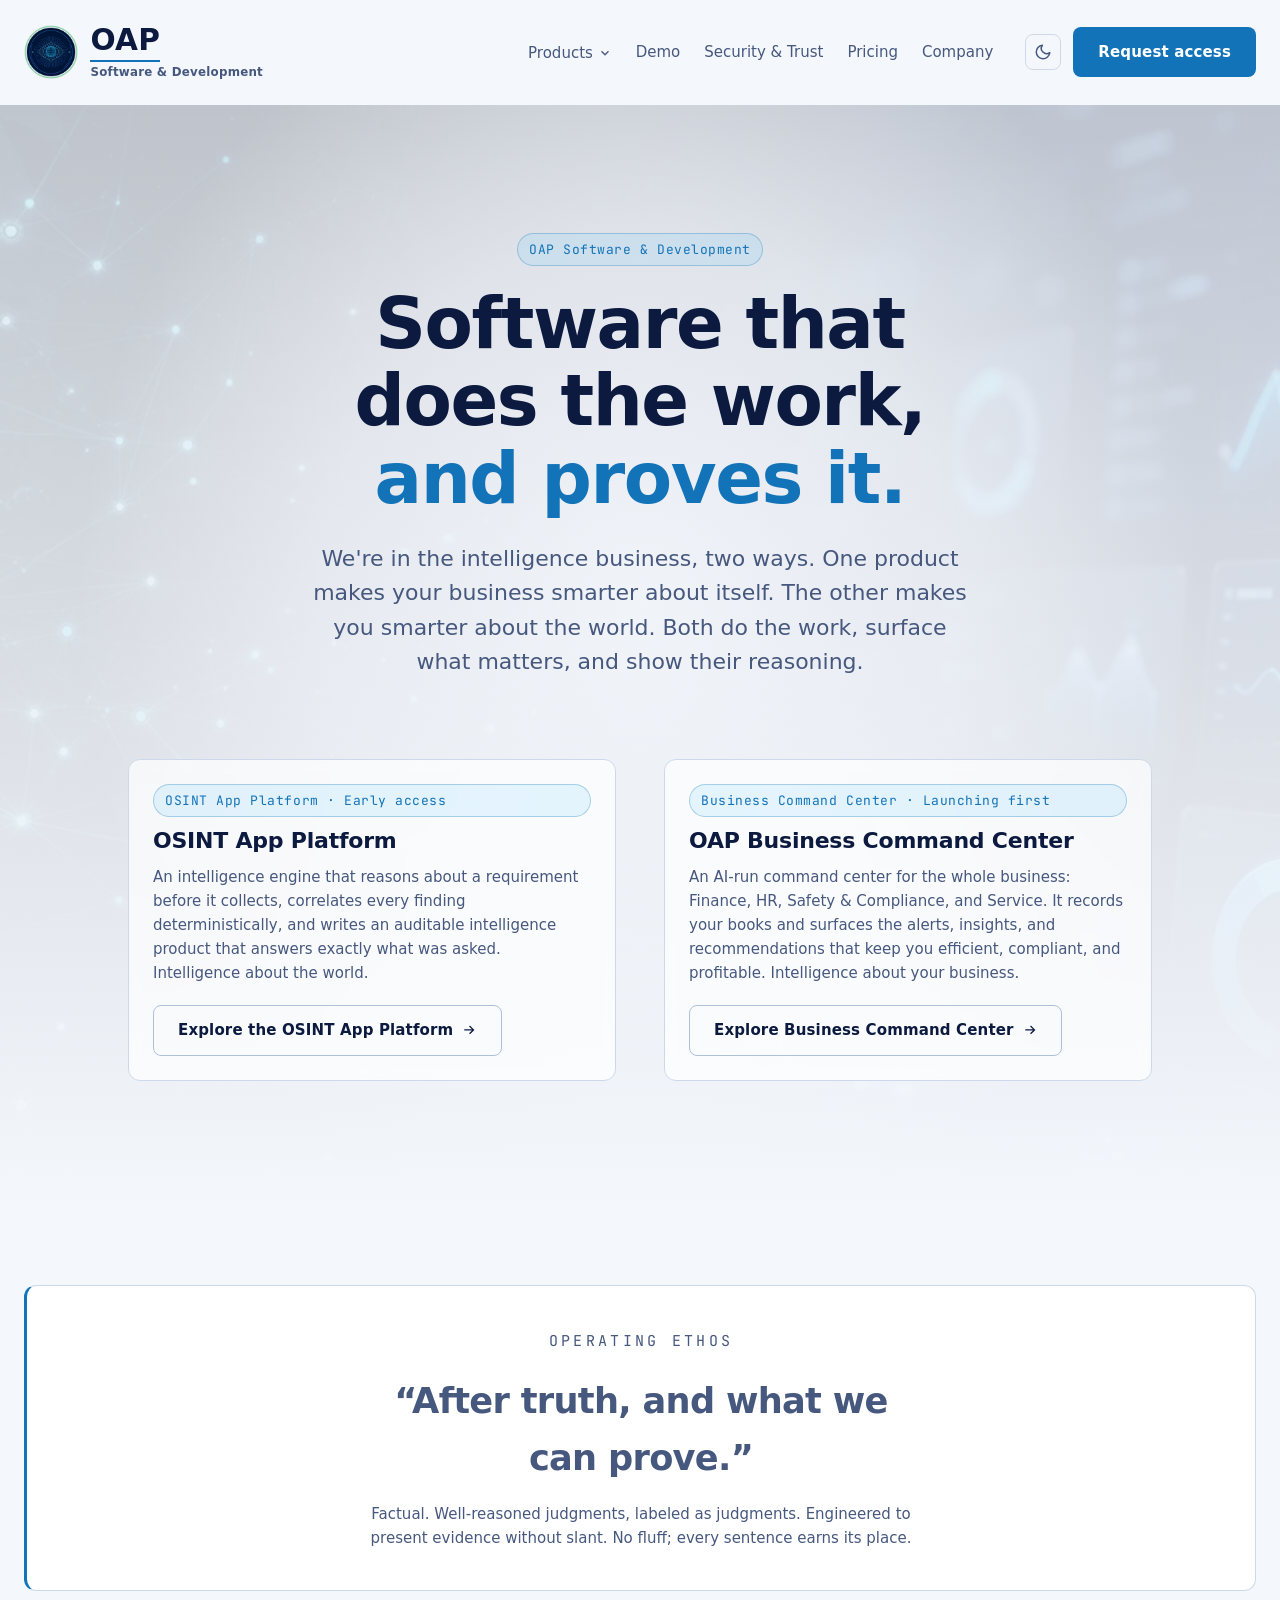
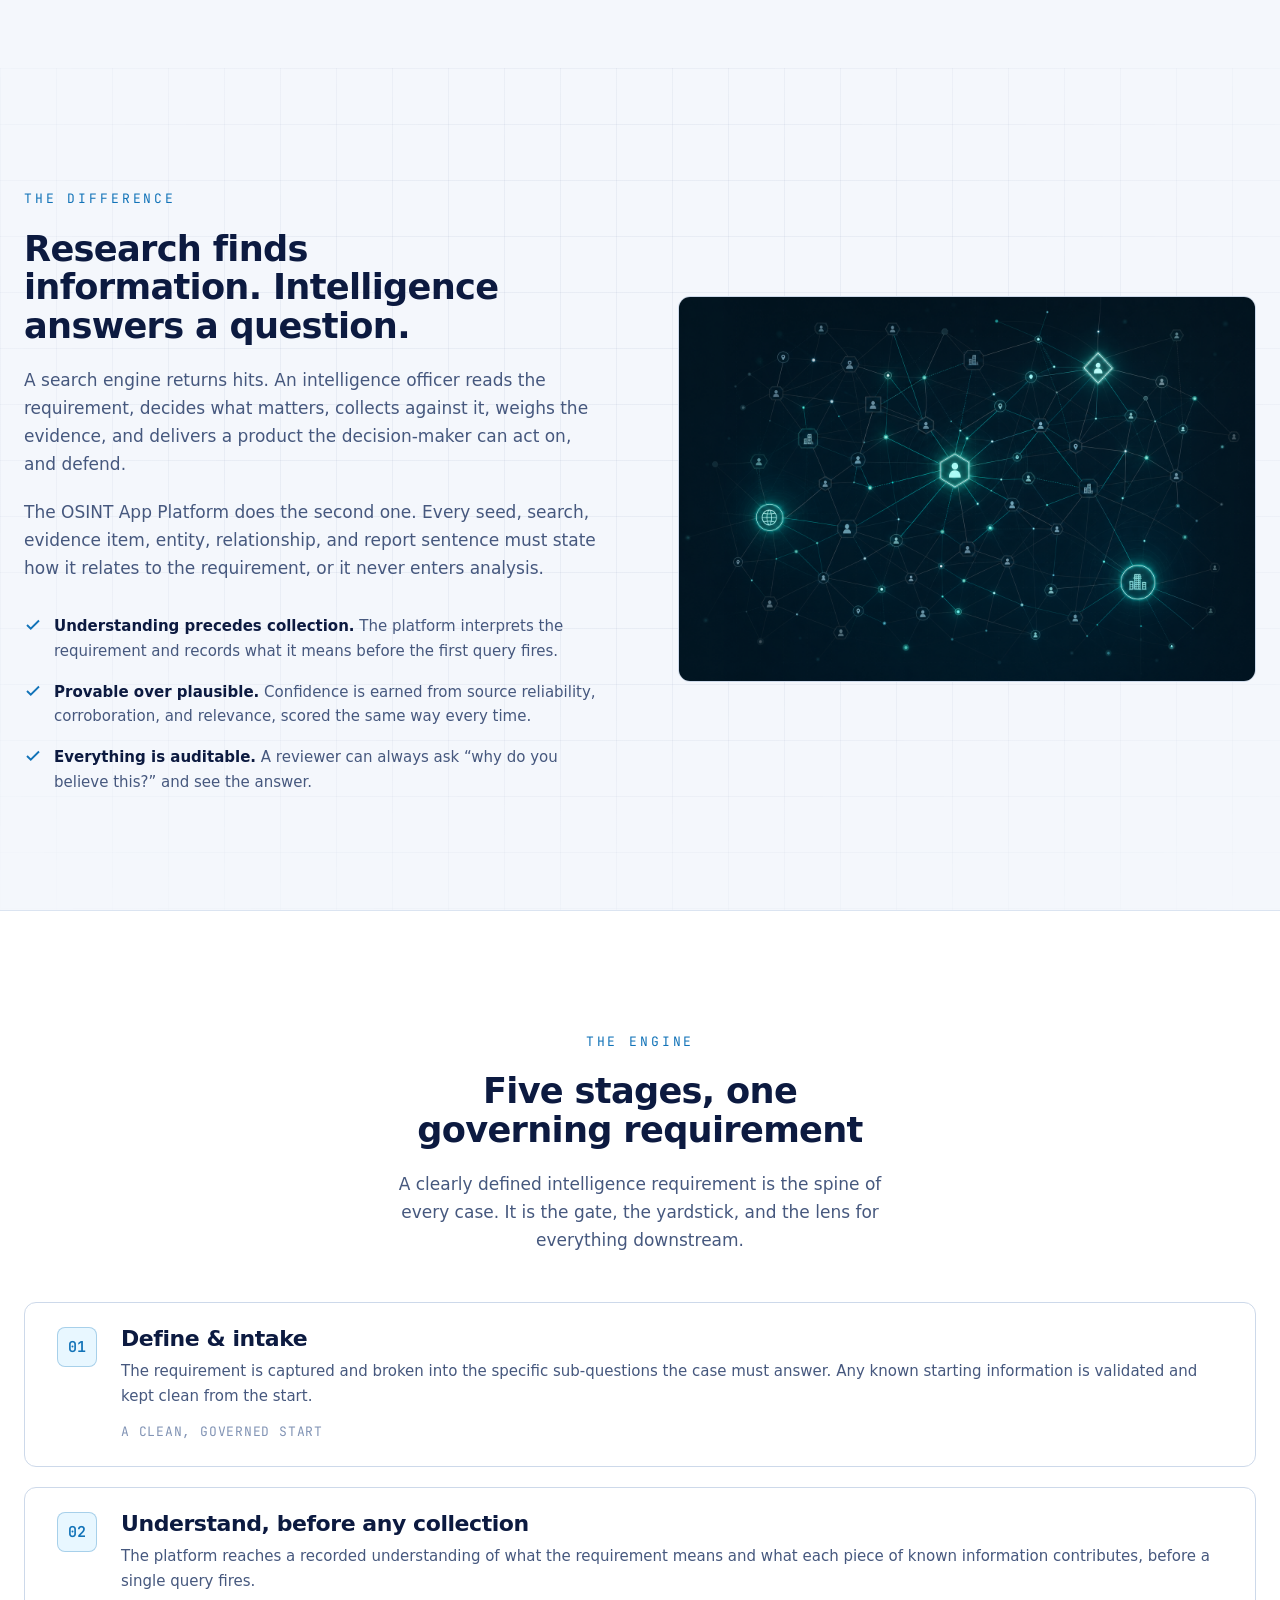
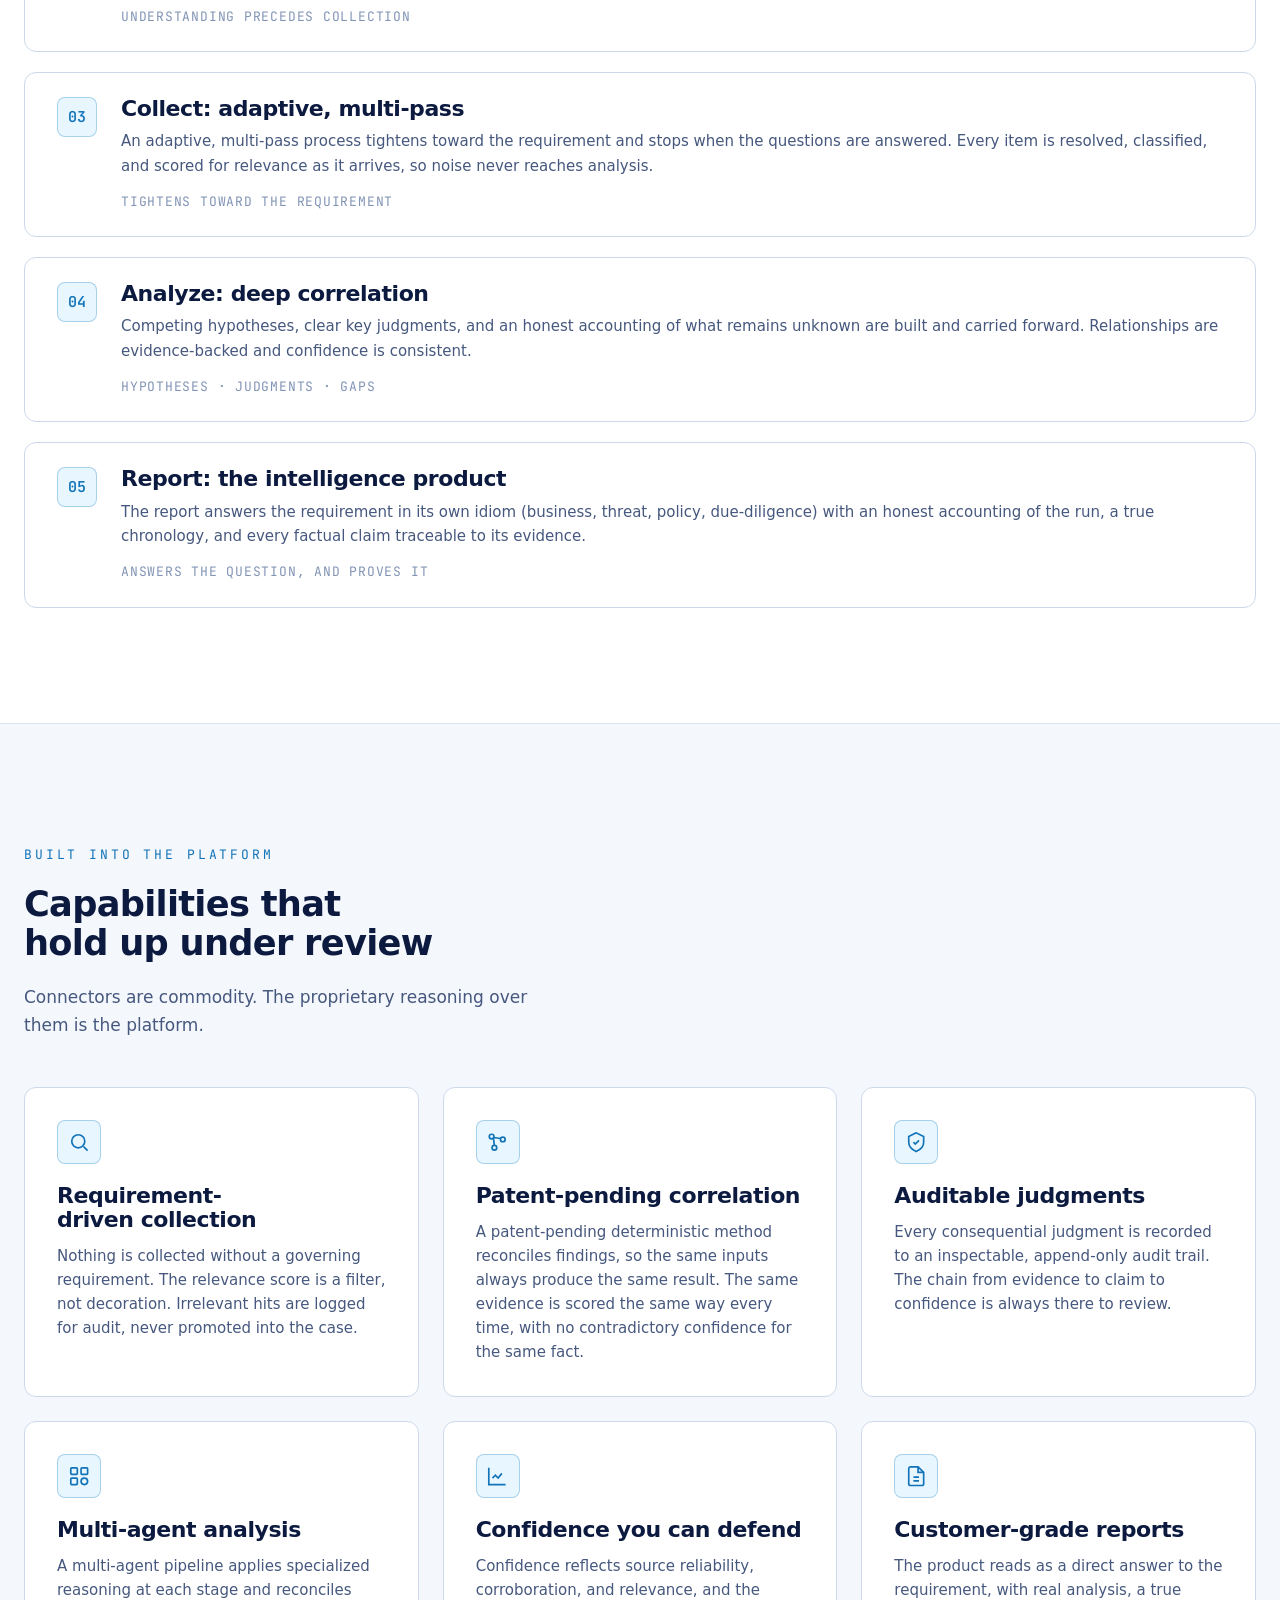
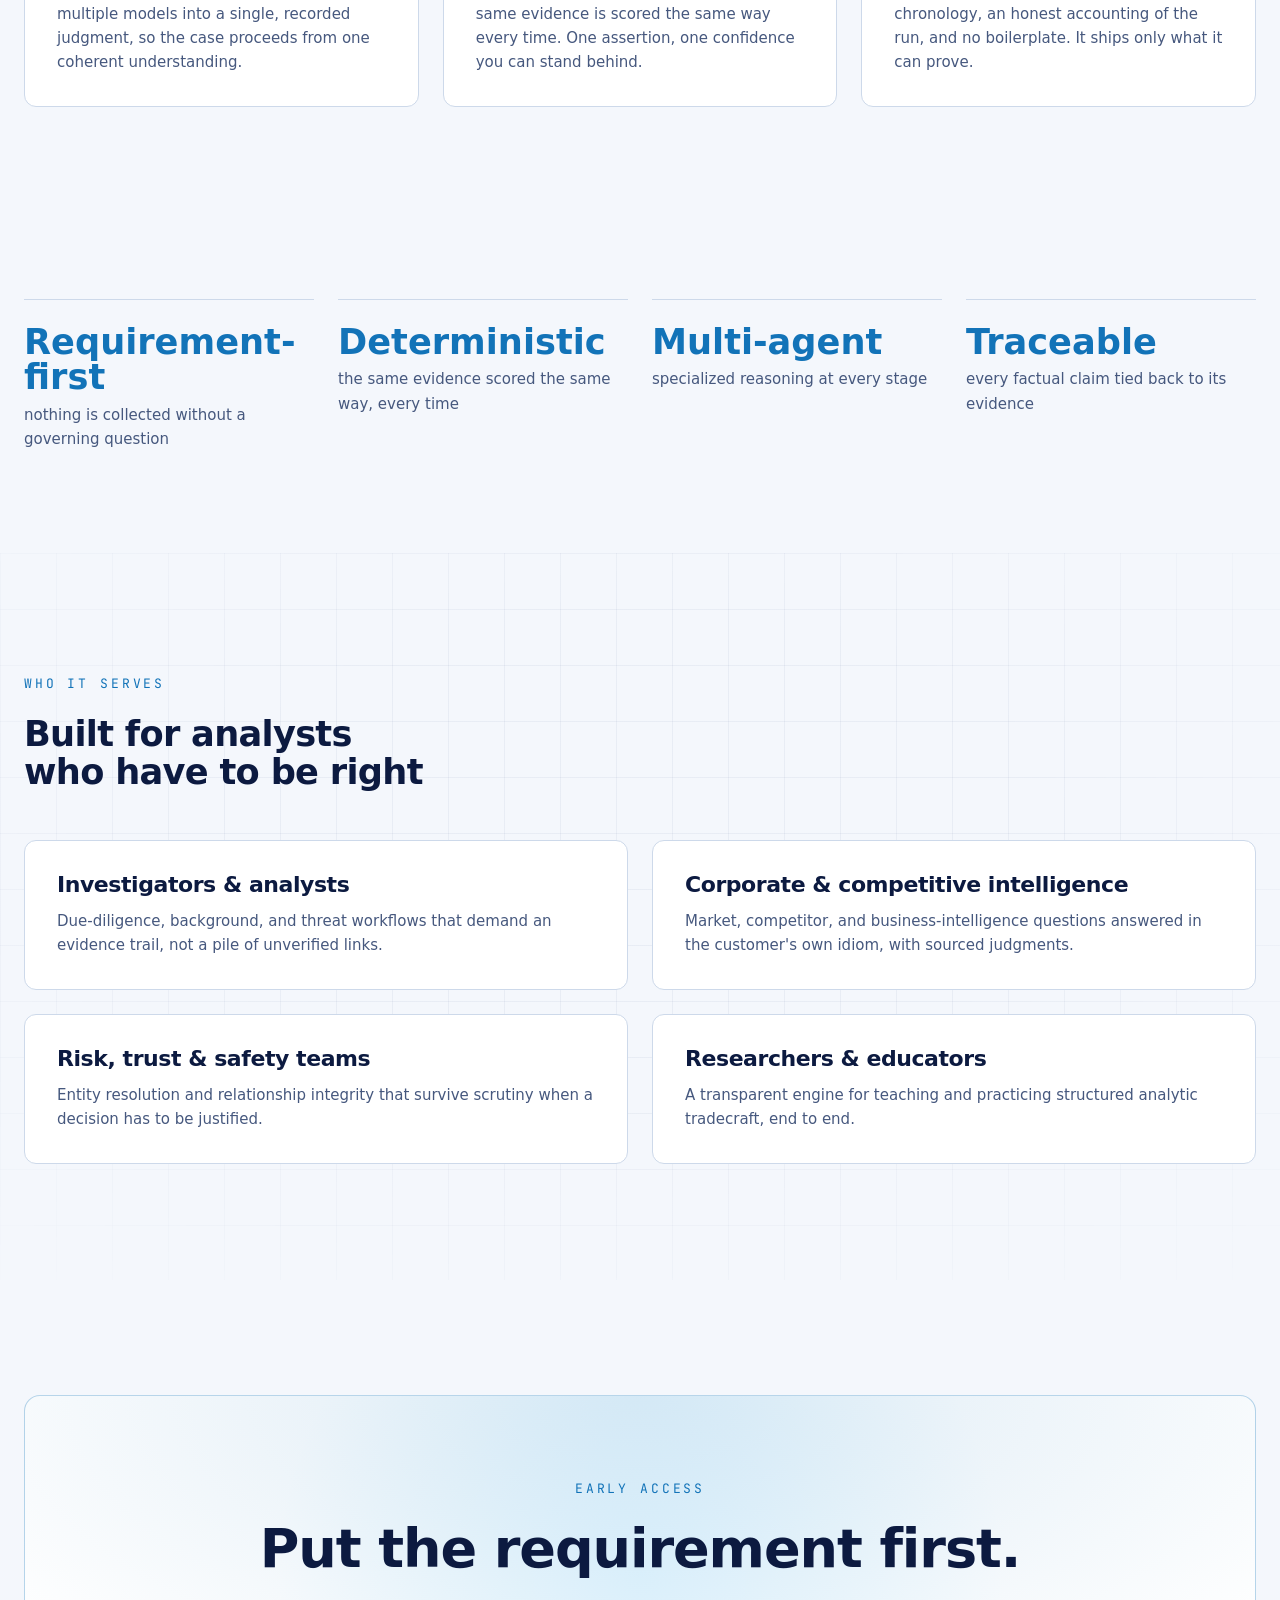
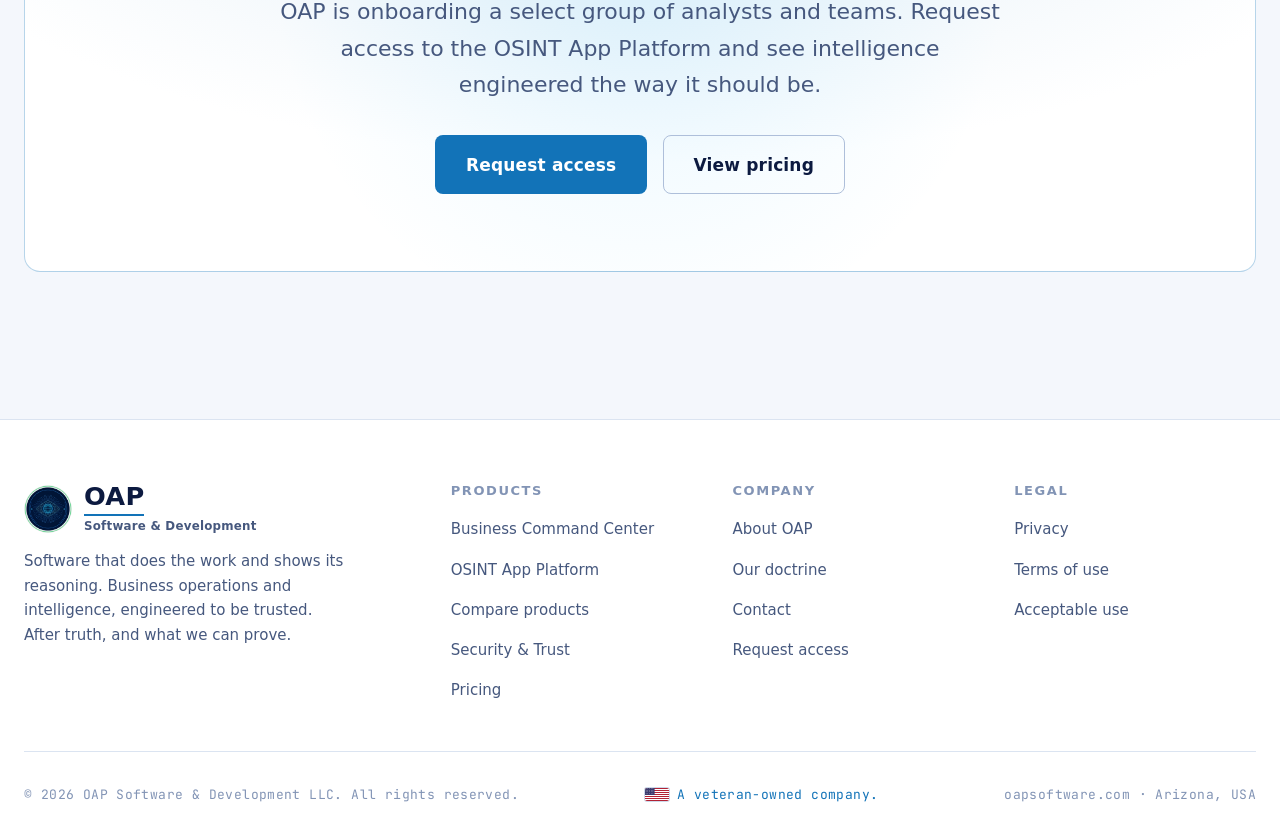
<file: index.html>
<!DOCTYPE html>
<html lang="en" data-theme="dark">
<head>
  <meta charset="UTF-8" />
  <meta name="viewport" content="width=device-width, initial-scale=1.0" />
  <title>OAP Software &amp; Development | Business Command Center &amp; OSINT App Platform</title>
  <meta name="description" content="OAP Software & Development builds AI software that does the work and proves it: the Business Command Center for whole-business operations and the OSINT App Platform for open-source intelligence." />
  <meta name="keywords" content="OAP Software, Business Command Center, OSINT App Platform, AI business operations software, business intelligence software, open-source intelligence, automated bookkeeping, veteran-owned software" />
  <meta name="robots" content="index, follow, max-image-preview:large" />
  <meta name="author" content="OAP Software & Development LLC" />
  <meta name="theme-color" content="#0C1A40" />
  <link rel="canonical" href="https://oapsoftware.com/" />
  <meta property="og:type" content="website" />
  <meta property="og:site_name" content="OAP Software & Development" />
  <meta property="og:locale" content="en_US" />
  <meta property="og:title" content="OAP Software & Development | Business Command Center & OSINT App Platform" />
  <meta property="og:description" content="AI software that does the work and proves it. Two products: the Business Command Center and the OSINT App Platform." />
  <meta property="og:url" content="https://oapsoftware.com/" />
  <meta property="og:image" content="https://oapsoftware.com/assets/brand/oap-avatar.png" />
  <meta property="og:image:alt" content="OAP Software & Development" />
  <meta name="twitter:card" content="summary_large_image" />
  <meta name="twitter:title" content="OAP Software & Development | Business Command Center & OSINT App Platform" />
  <meta name="twitter:description" content="AI software that does the work and proves it. Two products: the Business Command Center and the OSINT App Platform." />
  <meta name="twitter:image" content="https://oapsoftware.com/assets/brand/oap-avatar.png" />
  <link rel="preconnect" href="https://api.fontshare.com" />
  <link rel="preconnect" href="https://fonts.googleapis.com" />
  <link rel="preconnect" href="https://fonts.gstatic.com" crossorigin />
  <link href="https://api.fontshare.com/v2/css?f[]=cabinet-grotesk@500,700,800&f[]=satoshi@400,500,700&f[]=general-sans@500,600&display=swap" rel="stylesheet" />
  <link href="https://fonts.googleapis.com/css2?family=JetBrains+Mono:wght@400;500&display=swap" rel="stylesheet" />
  <link rel="stylesheet" href="css/style.css" />
  <link rel="icon" href="favicon.ico" sizes="any" />
  <link rel="icon" type="image/png" sizes="32x32" href="assets/brand/favicon-32.png" />
  <link rel="icon" type="image/png" sizes="16x16" href="assets/brand/favicon-16.png" />
  <link rel="apple-touch-icon" sizes="180x180" href="assets/brand/favicon-180.png" />
  <script type="application/ld+json">
  {"@context":"https://schema.org","@type":"WebSite","name":"OAP Software & Development","url":"https://oapsoftware.com/","publisher":{"@type":"Organization","name":"OAP Software & Development LLC"}}
  </script>
  <script type="application/ld+json">
  {"@context":"https://schema.org","@type":"Organization","name":"OAP Software & Development LLC","alternateName":"OAP","url":"https://oapsoftware.com","logo":"https://oapsoftware.com/assets/brand/oap-avatar.png","description":"OAP Software & Development builds the OAP Business Command Center, an AI-run business operations platform, and the OSINT App Platform, a requirement-driven open-source intelligence engine.","foundingLocation":{"@type":"Place","address":{"@type":"PostalAddress","addressRegion":"AZ","addressCountry":"US"}},"sameAs":["https://www.linkedin.com/company/oapsoftware/"]}
  </script>
  <script type="application/ld+json">
  {"@context":"https://schema.org","@type":"SoftwareApplication","name":"OAP Business Command Center","applicationCategory":"BusinessApplication","operatingSystem":"Windows, macOS","description":"An AI-run command center for the whole business: Finance, HR, Safety & Compliance, and Service.","url":"https://oapsoftware.com/business-command-center.html","publisher":{"@type":"Organization","name":"OAP Software & Development LLC"},"offers":{"@type":"Offer","availability":"https://schema.org/PreOrder","priceCurrency":"USD"}}
  </script>
  <script type="application/ld+json">
  {"@context":"https://schema.org","@type":"SoftwareApplication","name":"OSINT App Platform","applicationCategory":"SecurityApplication","operatingSystem":"Windows, macOS, Linux","description":"A requirement-driven open-source intelligence engine with patent-pending deterministic correlation and auditable reporting.","url":"https://oapsoftware.com/platform.html","publisher":{"@type":"Organization","name":"OAP Software & Development LLC"}}
  </script>
</head>
<body>
  <!-- ===== HEADER ===== -->
  <header class="header">
    <div class="container">
      <nav class="nav" aria-label="Primary">
        <a href="index.html" class="nav__brand" aria-label="OAP Software and Development home">
          <img class="brand-emblem" src="assets/brand/oap-emblem-green.png" alt="OAP" width="120" height="120" />
          <span class="brand-wordmark">
            <span class="brand-name">OAP</span>
            <span class="brand-tag">Software &amp; Development</span>
          </span>
        </a>
        <div class="nav__links" id="nav-links">
          <div class="nav__dropdown">
            <a href="products.html" class="nav__dropdown-trigger" aria-haspopup="true">Products
              <svg width="14" height="14" viewBox="0 0 24 24" fill="none" stroke="currentColor" stroke-width="2.2" aria-hidden="true"><path d="m6 9 6 6 6-6"/></svg>
            </a>
            <div class="nav__menu" role="menu">
              <a href="business-command-center.html" role="menuitem">
                <span class="nav__menu-title">Business Command Center</span>
                <span class="nav__menu-desc">AI that runs the back office. You approve.</span>
              </a>
              <a href="platform.html" role="menuitem">
                <span class="nav__menu-title">OSINT App Platform</span>
                <span class="nav__menu-desc">Requirement-driven intelligence, fully auditable.</span>
              </a>
              <a href="products.html" role="menuitem" class="nav__menu-all">Compare both products &rarr;</a>
            </div>
          </div>
          <a href="demo.html">Demo</a>
          <a href="security.html">Security &amp; Trust</a>
          <a href="pricing.html">Pricing</a>
          <a href="company.html">Company</a>
          <a href="contact.html" class="btn btn--primary nav__cta-mobile" style="margin-top:1rem;">Request access</a>
        </div>
        <div class="nav__actions">
          <button class="theme-toggle" data-theme-toggle aria-label="Switch color theme"></button>
          <a href="contact.html" class="btn btn--primary nav__cta-desktop">Request access</a>
          <button class="nav__toggle" aria-label="Toggle menu" aria-expanded="false" aria-controls="nav-links">
            <svg width="20" height="20" viewBox="0 0 24 24" fill="none" stroke="currentColor" stroke-width="2"><line x1="3" y1="6" x2="21" y2="6"/><line x1="3" y1="12" x2="21" y2="12"/><line x1="3" y1="18" x2="21" y2="18"/></svg>
          </button>
        </div>
      </nav>
    </div>
  </header>

  <main>
    <!-- ===== HERO ===== -->
    <section class="hero hero--split">
      <div class="hero__bg"><img src="assets/hero-split.webp" alt="" aria-hidden="true" /></div>
      <div class="container">
        <div class="hero__intro">
          <span class="chip">OAP Software &amp; Development</span>
          <h1 style="margin-top:var(--space-5);">Software that does the work,<br /><span class="accent">and proves it.</span></h1>
          <p class="hero__lead">We're in the intelligence business, two ways. One product makes your business smarter about itself. The other makes you smarter about the world. Both do the work, surface what matters, and show their reasoning.</p>
        </div>
        <div class="hero-products">
          <div class="hero-product">
            <span class="chip">OSINT App Platform · Early access</span>
            <h2 class="hero-product__name">OSINT App Platform</h2>
            <p class="hero-product__desc">An intelligence engine that reasons about a requirement before it collects, correlates every finding deterministically, and writes an auditable intelligence product that answers exactly what was asked. Intelligence about the world.</p>
            <a href="platform.html" class="btn btn--ghost">Explore the OSINT App Platform
              <svg viewBox="0 0 24 24" fill="none" stroke="currentColor" stroke-width="2"><path d="M5 12h14M13 6l6 6-6 6"/></svg>
            </a>
          </div>
          <div class="hero-product">
            <span class="chip">Business Command Center · Launching first</span>
            <h2 class="hero-product__name">OAP Business Command Center</h2>
            <p class="hero-product__desc">An AI-run command center for the whole business: Finance, HR, Safety &amp; Compliance, and Service. It records your books and surfaces the alerts, insights, and recommendations that keep you efficient, compliant, and profitable. Intelligence about your business.</p>
            <a href="business-command-center.html" class="btn btn--ghost">Explore Business Command Center
              <svg viewBox="0 0 24 24" fill="none" stroke="currentColor" stroke-width="2"><path d="M5 12h14M13 6l6 6-6 6"/></svg>
            </a>
          </div>
        </div>
      </div>
    </section>

    <!-- ===== ETHOS STRIP ===== -->
    <section class="section--tight">
      <div class="container">
        <div class="card" style="border-left:3px solid var(--color-primary); text-align:center; padding-block:var(--space-10);">
          <p class="eyebrow" style="justify-content:center;">Operating ethos</p>
          <p style="font-family:var(--font-display); font-size:var(--text-xl); font-weight:700; letter-spacing:-0.02em; max-width:26ch; margin:0 auto;">“After truth, and what we can prove.”</p>
          <p class="muted" style="margin-top:var(--space-4); max-width:60ch; margin-inline:auto;">Factual. Well-reasoned judgments, labeled as judgments. Engineered to present evidence without slant. No fluff; every sentence earns its place.</p>
        </div>
      </div>
    </section>

    <!-- ===== THE PROBLEM ===== -->
    <section class="section grid-bg">
      <div class="container">
        <div class="split">
          <div class="reveal">
            <span class="eyebrow">The difference</span>
            <h2 class="section-title">Research finds information. Intelligence answers a question.</h2>
            <p class="muted" style="margin-bottom:var(--space-5);">A search engine returns hits. An intelligence officer reads the requirement, decides what matters, collects against it, weighs the evidence, and delivers a product the decision-maker can act on, and defend.</p>
            <p class="muted">The OSINT App Platform does the second one. Every seed, search, evidence item, entity, relationship, and report sentence must state how it relates to the requirement, or it never enters analysis.</p>
            <ul class="feature-list" style="margin-top:var(--space-8);">
              <li><svg class="ck" width="18" height="18" viewBox="0 0 24 24" fill="none" stroke="currentColor" stroke-width="2.5"><path d="M20 6 9 17l-5-5"/></svg><span><strong>Understanding precedes collection.</strong> The platform interprets the requirement and records what it means before the first query fires.</span></li>
              <li><svg class="ck" width="18" height="18" viewBox="0 0 24 24" fill="none" stroke="currentColor" stroke-width="2.5"><path d="M20 6 9 17l-5-5"/></svg><span><strong>Provable over plausible.</strong> Confidence is earned from source reliability, corroboration, and relevance, scored the same way every time.</span></li>
              <li><svg class="ck" width="18" height="18" viewBox="0 0 24 24" fill="none" stroke="currentColor" stroke-width="2.5"><path d="M20 6 9 17l-5-5"/></svg><span><strong>Everything is auditable.</strong> A reviewer can always ask “why do you believe this?” and see the answer.</span></li>
            </ul>
          </div>
          <div class="split__media reveal">
            <img src="assets/correlation.png" alt="A correlation web of entities (people, organizations, and locations) connected by weighted relationships, with the highest-confidence nodes glowing brightest." />
          </div>
        </div>
      </div>
    </section>

    <!-- ===== PIPELINE ===== -->
    <section class="section" style="background:var(--color-surface); border-block:1px solid var(--color-divider);">
      <div class="container">
        <div style="text-align:center; max-width:48ch; margin:0 auto var(--space-12);">
          <span class="eyebrow" style="justify-content:center;">The engine</span>
          <h2 class="section-title" style="margin-inline:auto;">Five stages, one governing requirement</h2>
          <p class="muted">A clearly defined intelligence requirement is the spine of every case. It is the gate, the yardstick, and the lens for everything downstream.</p>
        </div>
        <div class="pipeline">
          <div class="step reveal"><div class="step__num">01</div><div><h3>Define &amp; intake</h3><p>The requirement is captured and broken into the specific sub-questions the case must answer. Any known starting information is validated and kept clean from the start.</p><span class="step__tag">A clean, governed start</span></div></div>
          <div class="step reveal"><div class="step__num">02</div><div><h3>Understand, before any collection</h3><p>The platform reaches a recorded understanding of what the requirement means and what each piece of known information contributes, before a single query fires.</p><span class="step__tag">Understanding precedes collection</span></div></div>
          <div class="step reveal"><div class="step__num">03</div><div><h3>Collect: adaptive, multi-pass</h3><p>An adaptive, multi-pass process tightens toward the requirement and stops when the questions are answered. Every item is resolved, classified, and scored for relevance as it arrives, so noise never reaches analysis.</p><span class="step__tag">Tightens toward the requirement</span></div></div>
          <div class="step reveal"><div class="step__num">04</div><div><h3>Analyze: deep correlation</h3><p>Competing hypotheses, clear key judgments, and an honest accounting of what remains unknown are built and carried forward. Relationships are evidence-backed and confidence is consistent.</p><span class="step__tag">Hypotheses · judgments · gaps</span></div></div>
          <div class="step reveal"><div class="step__num">05</div><div><h3>Report: the intelligence product</h3><p>The report answers the requirement in its own idiom (business, threat, policy, due-diligence) with an honest accounting of the run, a true chronology, and every factual claim traceable to its evidence.</p><span class="step__tag">Answers the question, and proves it</span></div></div>
        </div>
      </div>
    </section>

    <!-- ===== CAPABILITIES GRID ===== -->
    <section class="section">
      <div class="container">
        <div style="max-width:50ch; margin-bottom:var(--space-12);">
          <span class="eyebrow">Built into the platform</span>
          <h2 class="section-title">Capabilities that hold up under review</h2>
          <p class="muted">Connectors are commodity. The proprietary reasoning over them is the platform.</p>
        </div>
        <div class="grid grid--3">
          <div class="card reveal"><div class="card__icon"><svg viewBox="0 0 24 24" fill="none" stroke="currentColor" stroke-width="1.8"><circle cx="11" cy="11" r="7"/><path d="m21 21-4.3-4.3"/></svg></div><h3>Requirement-driven collection</h3><p>Nothing is collected without a governing requirement. The relevance score is a filter, not decoration. Irrelevant hits are logged for audit, never promoted into the case.</p></div>
          <div class="card reveal"><div class="card__icon"><svg viewBox="0 0 24 24" fill="none" stroke="currentColor" stroke-width="1.8"><circle cx="6" cy="6" r="2.5"/><circle cx="18" cy="9" r="2.5"/><circle cx="9" cy="18" r="2.5"/><path d="M8 7l8 1M8 8l1 8"/></svg></div><h3>Patent-pending correlation</h3><p>A patent-pending deterministic method reconciles findings, so the same inputs always produce the same result. The same evidence is scored the same way every time, with no contradictory confidence for the same fact.</p></div>
          <div class="card reveal"><div class="card__icon"><svg viewBox="0 0 24 24" fill="none" stroke="currentColor" stroke-width="1.8"><path d="M12 2 4 6v6c0 5 3.5 8 8 10 4.5-2 8-5 8-10V6z"/><path d="m9 12 2 2 4-4"/></svg></div><h3>Auditable judgments</h3><p>Every consequential judgment is recorded to an inspectable, append-only audit trail. The chain from evidence to claim to confidence is always there to review.</p></div>
          <div class="card reveal"><div class="card__icon"><svg viewBox="0 0 24 24" fill="none" stroke="currentColor" stroke-width="1.8"><rect x="3" y="3" width="7" height="7" rx="1"/><rect x="14" y="3" width="7" height="7" rx="1"/><rect x="3" y="14" width="7" height="7" rx="1"/><circle cx="17.5" cy="17.5" r="3.5"/></svg></div><h3>Multi-agent analysis</h3><p>A multi-agent pipeline applies specialized reasoning at each stage and reconciles multiple models into a single, recorded judgment, so the case proceeds from one coherent understanding.</p></div>
          <div class="card reveal"><div class="card__icon"><svg viewBox="0 0 24 24" fill="none" stroke="currentColor" stroke-width="1.8"><path d="M3 3v18h18"/><path d="m7 14 3-3 3 3 4-5"/></svg></div><h3>Confidence you can defend</h3><p>Confidence reflects source reliability, corroboration, and relevance, and the same evidence is scored the same way every time. One assertion, one confidence you can stand behind.</p></div>
          <div class="card reveal"><div class="card__icon"><svg viewBox="0 0 24 24" fill="none" stroke="currentColor" stroke-width="1.8"><path d="M14 2H6a2 2 0 0 0-2 2v16a2 2 0 0 0 2 2h12a2 2 0 0 0 2-2V8z"/><path d="M14 2v6h6M9 13h6M9 17h6"/></svg></div><h3>Customer-grade reports</h3><p>The product reads as a direct answer to the requirement, with real analysis, a true chronology, an honest accounting of the run, and no boilerplate. It ships only what it can prove.</p></div>
        </div>
      </div>
    </section>

    <!-- ===== STATS ===== -->
    <section class="section--tight">
      <div class="container">
        <div class="stats">
          <div class="stat reveal"><div class="stat__num">Requirement<span style="color:var(--color-primary)">-first</span></div><div class="stat__label">nothing is collected without a governing question</div></div>
          <div class="stat reveal"><div class="stat__num">Deterministic</div><div class="stat__label">the same evidence scored the same way, every time</div></div>
          <div class="stat reveal"><div class="stat__num">Multi-agent</div><div class="stat__label">specialized reasoning at every stage</div></div>
          <div class="stat reveal"><div class="stat__num">Traceable</div><div class="stat__label">every factual claim tied back to its evidence</div></div>
        </div>
      </div>
    </section>

    <!-- ===== WHO IT'S FOR ===== -->
    <section class="section grid-bg">
      <div class="container">
        <div style="max-width:50ch; margin-bottom:var(--space-12);">
          <span class="eyebrow">Who it serves</span>
          <h2 class="section-title">Built for analysts who have to be right</h2>
        </div>
        <div class="grid grid--2">
          <div class="card reveal"><h3>Investigators &amp; analysts</h3><p>Due-diligence, background, and threat workflows that demand an evidence trail, not a pile of unverified links.</p></div>
          <div class="card reveal"><h3>Corporate &amp; competitive intelligence</h3><p>Market, competitor, and business-intelligence questions answered in the customer's own idiom, with sourced judgments.</p></div>
          <div class="card reveal"><h3>Risk, trust &amp; safety teams</h3><p>Entity resolution and relationship integrity that survive scrutiny when a decision has to be justified.</p></div>
          <div class="card reveal"><h3>Researchers &amp; educators</h3><p>A transparent engine for teaching and practicing structured analytic tradecraft, end to end.</p></div>
        </div>
      </div>
    </section>

    <!-- ===== CTA ===== -->
    <section class="section">
      <div class="container">
        <div class="cta-band reveal">
          <span class="eyebrow" style="justify-content:center;">Early access</span>
          <h2>Put the requirement first.</h2>
          <p>OAP is onboarding a select group of analysts and teams. Request access to the OSINT App Platform and see intelligence engineered the way it should be.</p>
          <div class="hero__actions">
            <a href="contact.html" class="btn btn--primary btn--lg">Request access</a>
            <a href="pricing.html" class="btn btn--ghost btn--lg">View pricing</a>
          </div>
        </div>
      </div>
    </section>
  </main>

  <!-- ===== FOOTER ===== -->
  <footer class="footer">
    <div class="container">
      <div class="footer__grid">
        <div class="footer__brand">
          <a href="index.html" class="nav__brand">
            <img class="brand-emblem" src="assets/brand/oap-emblem-green.png" alt="OAP" width="120" height="120" />
            <span class="brand-wordmark">
              <span class="brand-name">OAP</span>
              <span class="brand-tag">Software &amp; Development</span>
            </span>
          </a>
          <p>Software that does the work and shows its reasoning. Business operations and intelligence, engineered to be trusted. After truth, and what we can prove.</p>
        </div>
        <div><h4>Products</h4><ul role="list"><li><a href="business-command-center.html">Business Command Center</a></li><li><a href="platform.html">OSINT App Platform</a></li><li><a href="products.html">Compare products</a></li><li><a href="security.html">Security &amp; Trust</a></li><li><a href="pricing.html">Pricing</a></li></ul></div>
        <div><h4>Company</h4><ul role="list"><li><a href="company.html">About OAP</a></li><li><a href="company.html#doctrine">Our doctrine</a></li><li><a href="contact.html">Contact</a></li><li><a href="contact.html">Request access</a></li></ul></div>
        <div><h4>Legal</h4><ul role="list"><li><a href="privacy.html">Privacy</a></li><li><a href="terms.html">Terms of use</a></li><li><a href="legal.html#acceptable-use">Acceptable use</a></li></ul></div>
      </div>
      <div class="footer__bottom">
        <span>© 2026 OAP Software &amp; Development LLC. All rights reserved.</span>
        <span class="vet-line"><svg class="us-flag" viewBox="0 0 24 13" width="24" height="13" role="img" aria-label="United States flag"><rect width="24" height="13" fill="#FFFFFF"/><rect x="0" y="0" width="24" height="1" fill="#B22234"/><rect x="0" y="2" width="24" height="1" fill="#B22234"/><rect x="0" y="4" width="24" height="1" fill="#B22234"/><rect x="0" y="6" width="24" height="1" fill="#B22234"/><rect x="0" y="8" width="24" height="1" fill="#B22234"/><rect x="0" y="10" width="24" height="1" fill="#B22234"/><rect x="0" y="12" width="24" height="1" fill="#B22234"/><rect x="0" y="0" width="9.6" height="7" fill="#3C3B6E"/><g fill="#FFFFFF"><circle cx="1.1" cy="0.8" r="0.32"/><circle cx="2.8" cy="0.8" r="0.32"/><circle cx="4.5" cy="0.8" r="0.32"/><circle cx="6.2" cy="0.8" r="0.32"/><circle cx="7.9" cy="0.8" r="0.32"/><circle cx="1.1" cy="2.3" r="0.32"/><circle cx="2.8" cy="2.3" r="0.32"/><circle cx="4.5" cy="2.3" r="0.32"/><circle cx="6.2" cy="2.3" r="0.32"/><circle cx="7.9" cy="2.3" r="0.32"/><circle cx="1.1" cy="3.8" r="0.32"/><circle cx="2.8" cy="3.8" r="0.32"/><circle cx="4.5" cy="3.8" r="0.32"/><circle cx="6.2" cy="3.8" r="0.32"/><circle cx="7.9" cy="3.8" r="0.32"/><circle cx="1.1" cy="5.3" r="0.32"/><circle cx="2.8" cy="5.3" r="0.32"/><circle cx="4.5" cy="5.3" r="0.32"/><circle cx="6.2" cy="5.3" r="0.32"/><circle cx="7.9" cy="5.3" r="0.32"/></g></svg><span style="color:var(--color-primary);">A veteran-owned company.</span></span>
        <span>oapsoftware.com · Arizona, USA</span>
      </div>
    </div>
  </footer>

  <script src="js/main.js"></script>
</body>
</html>
</file>
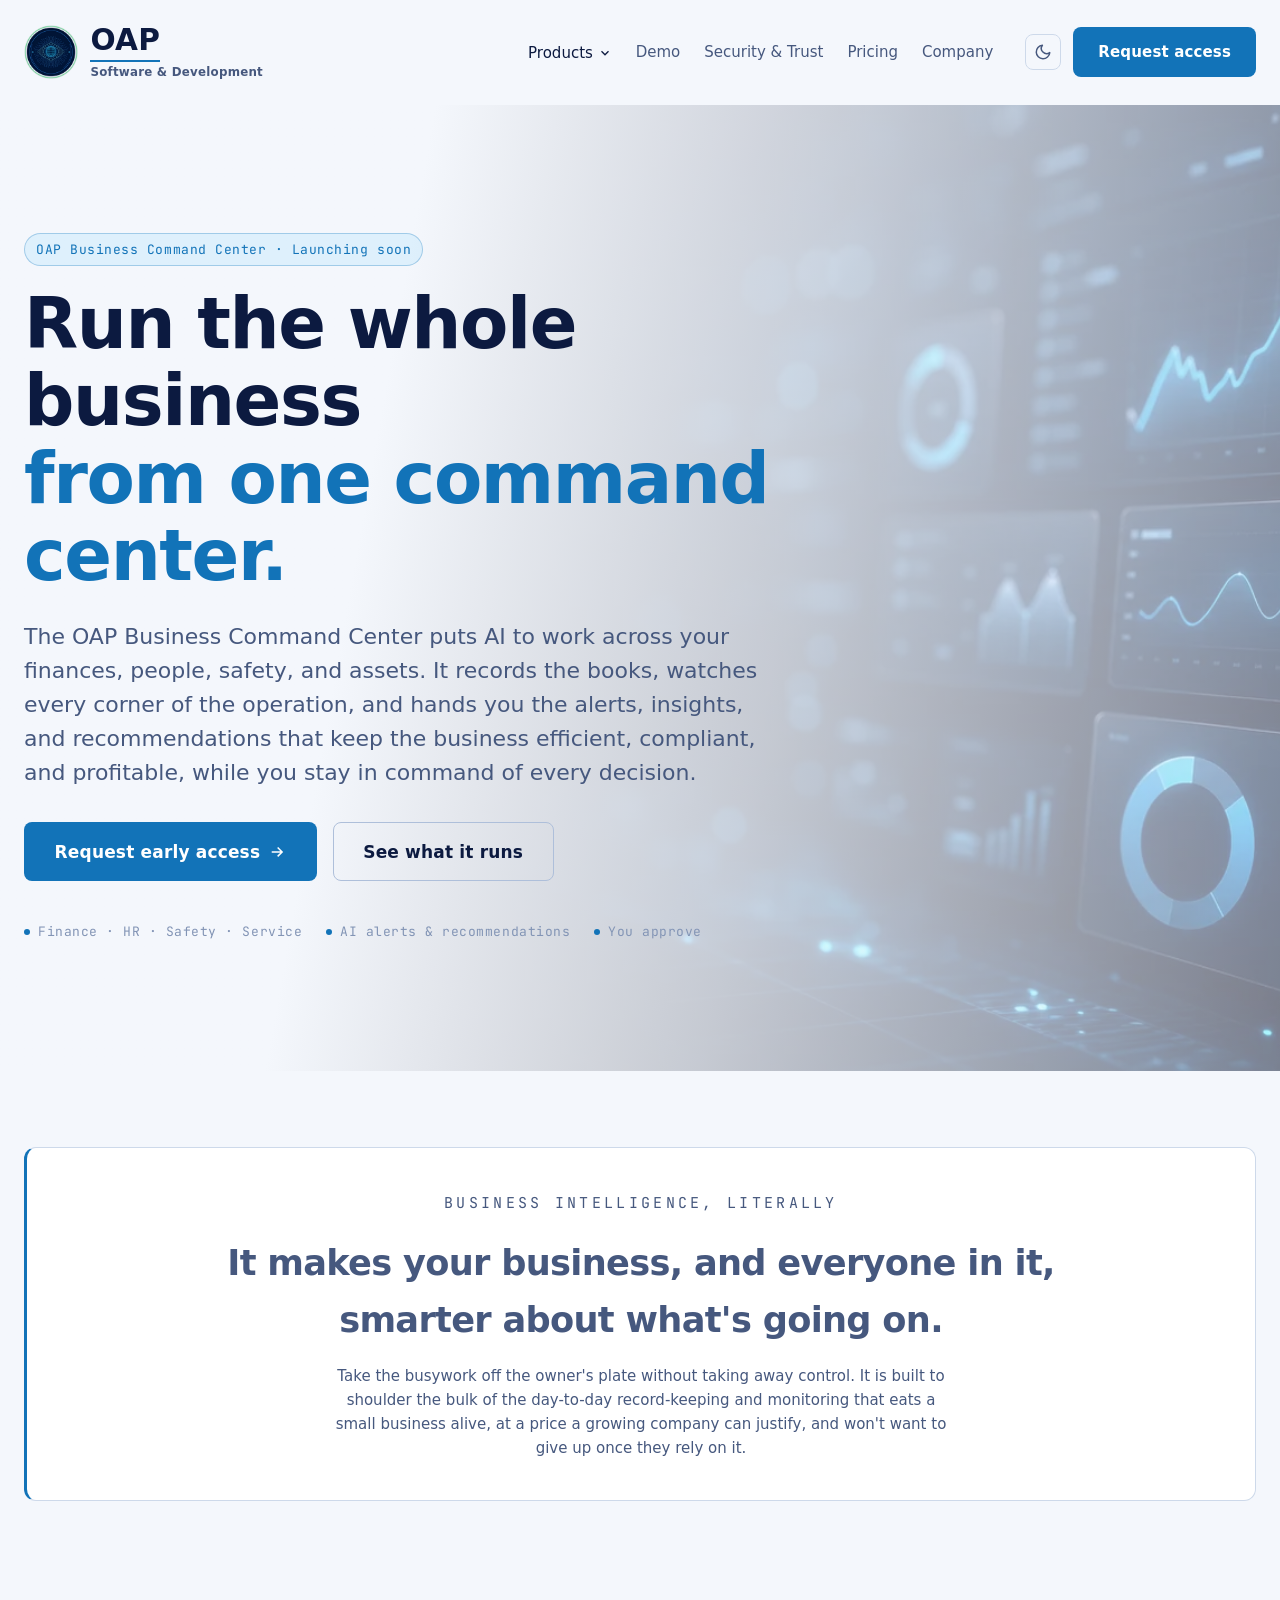
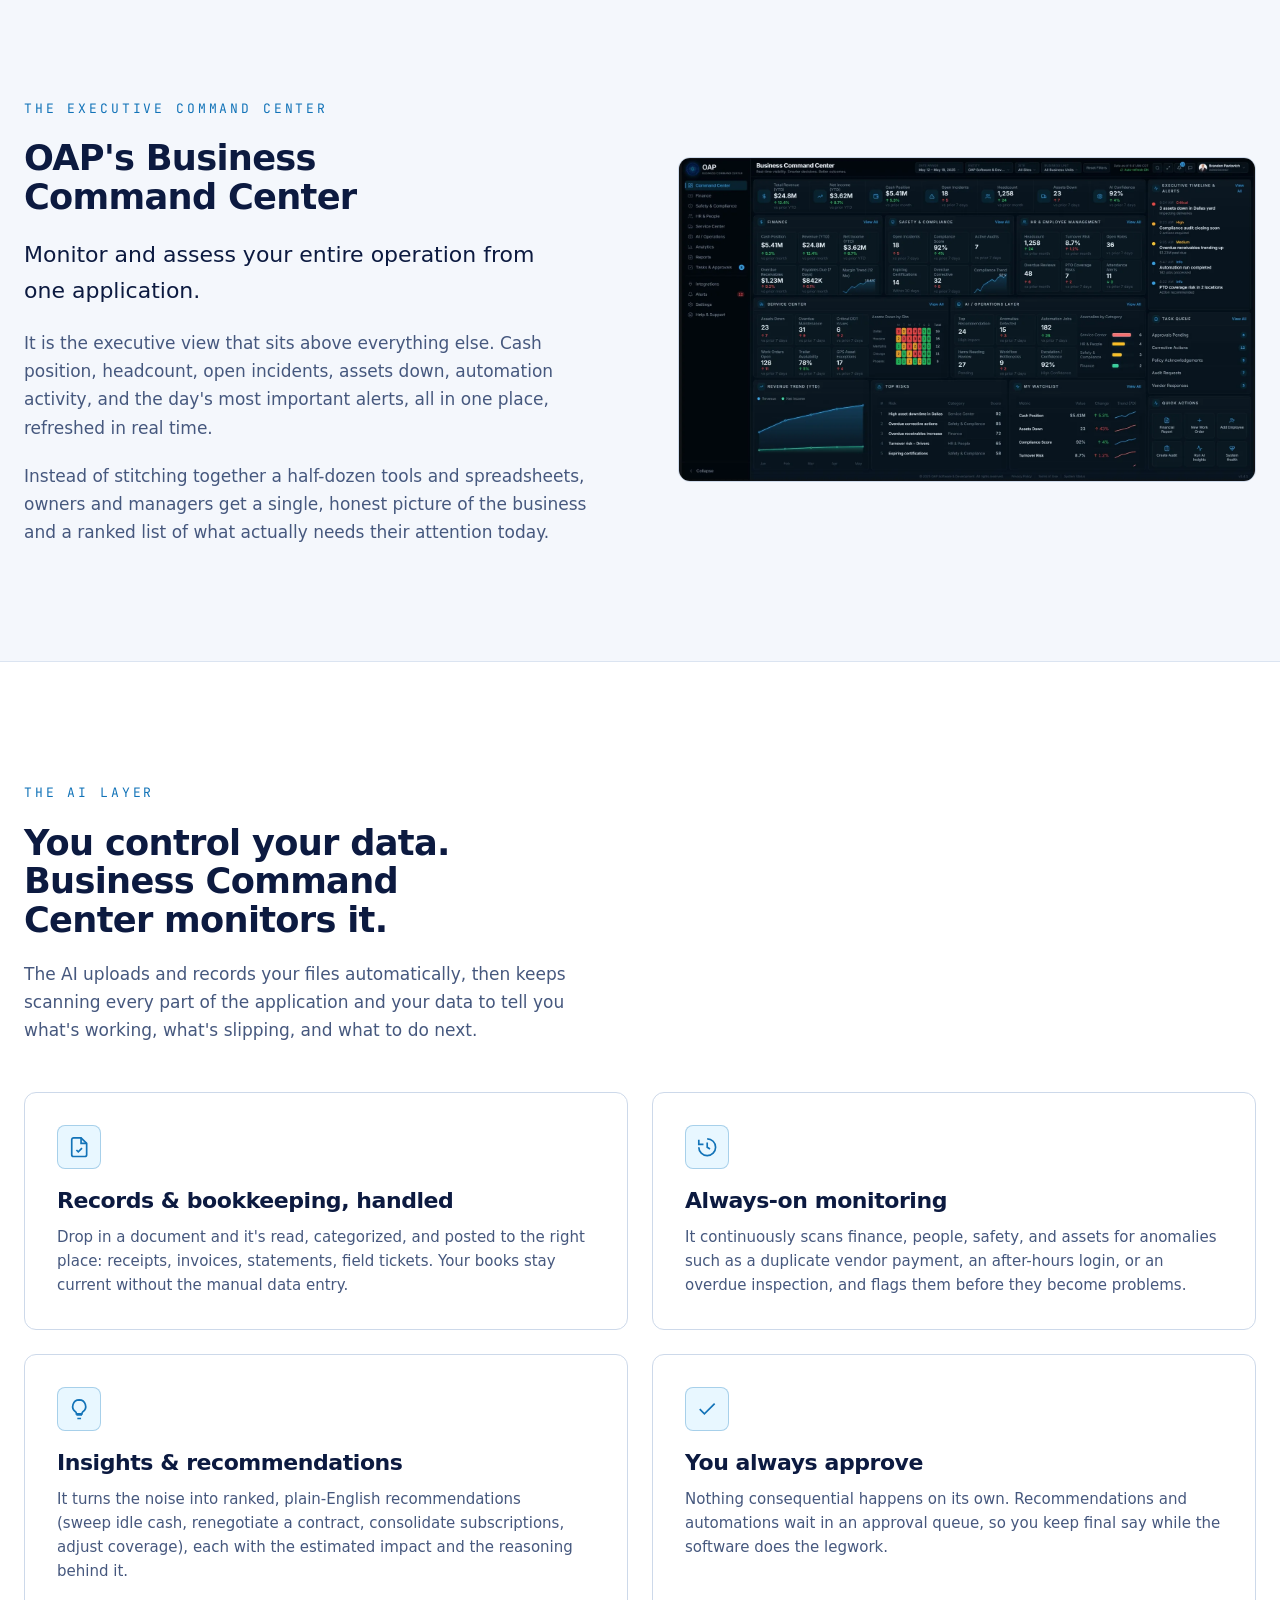
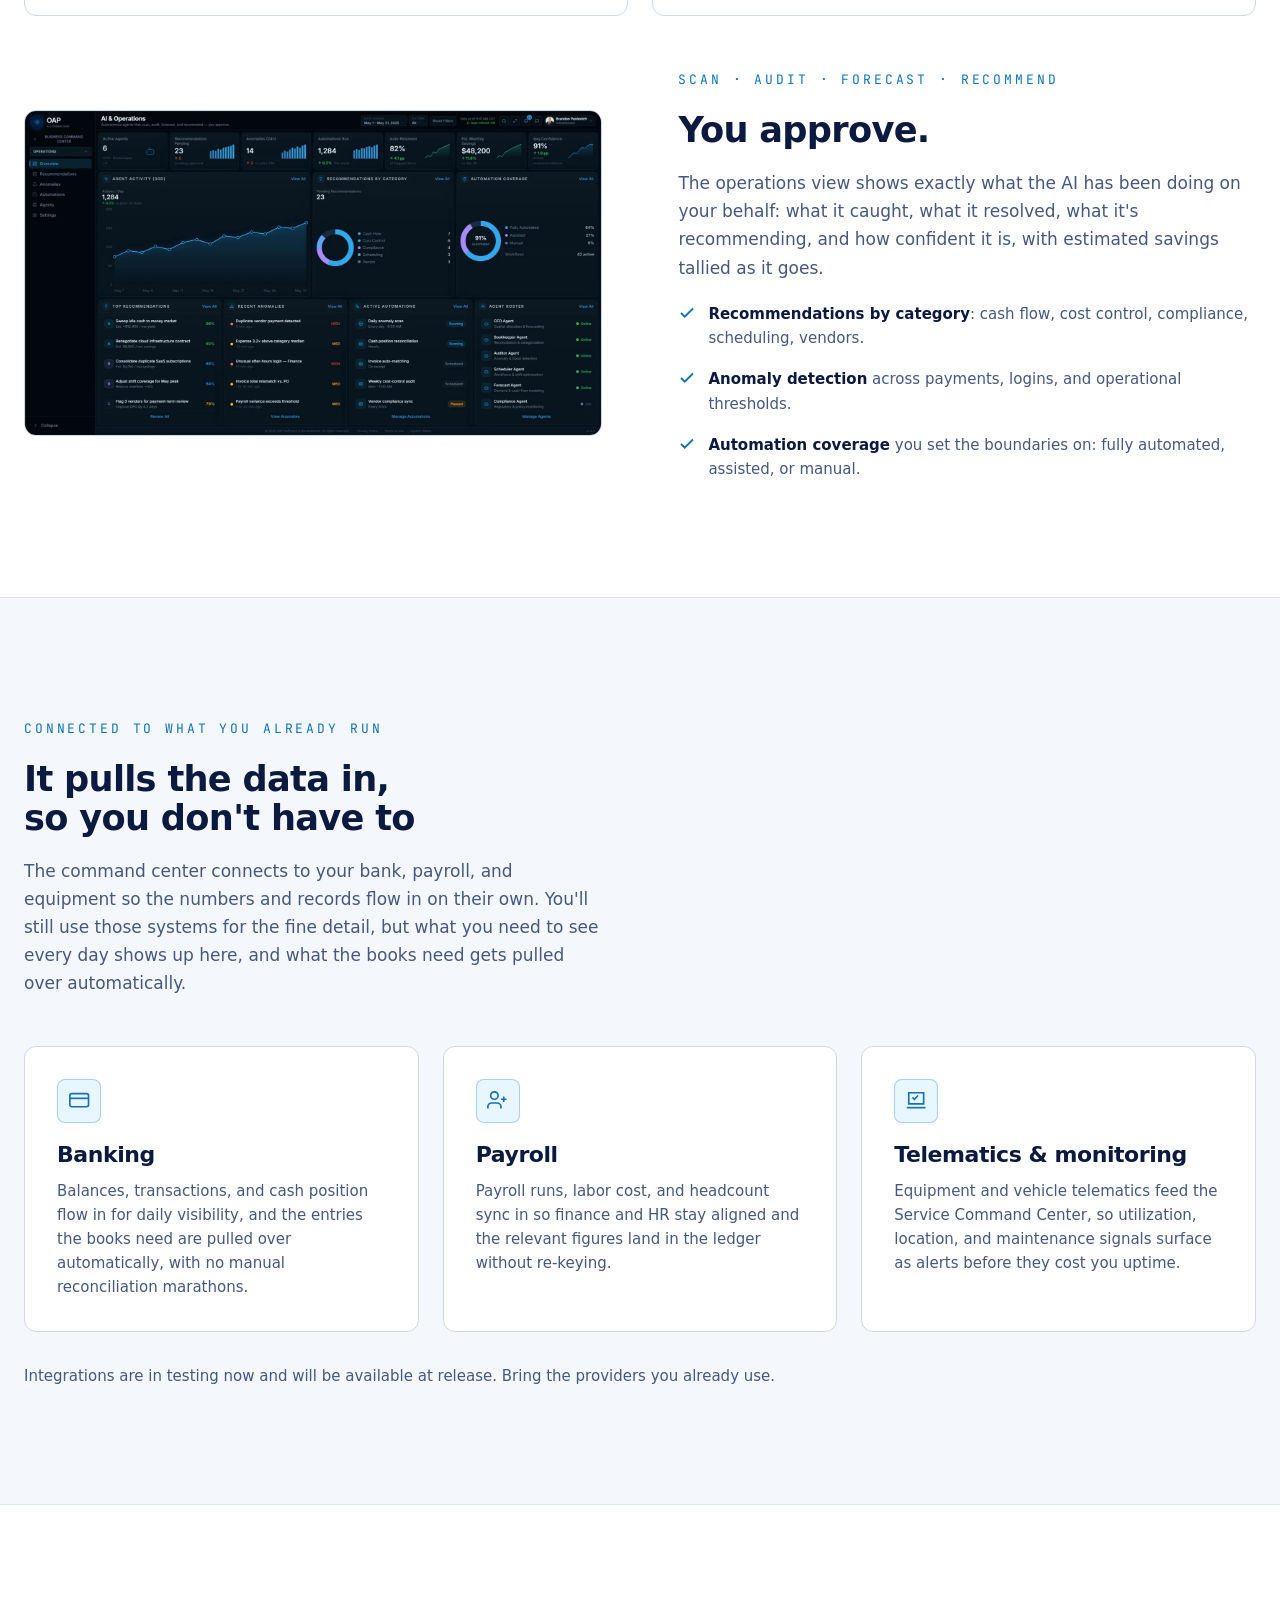
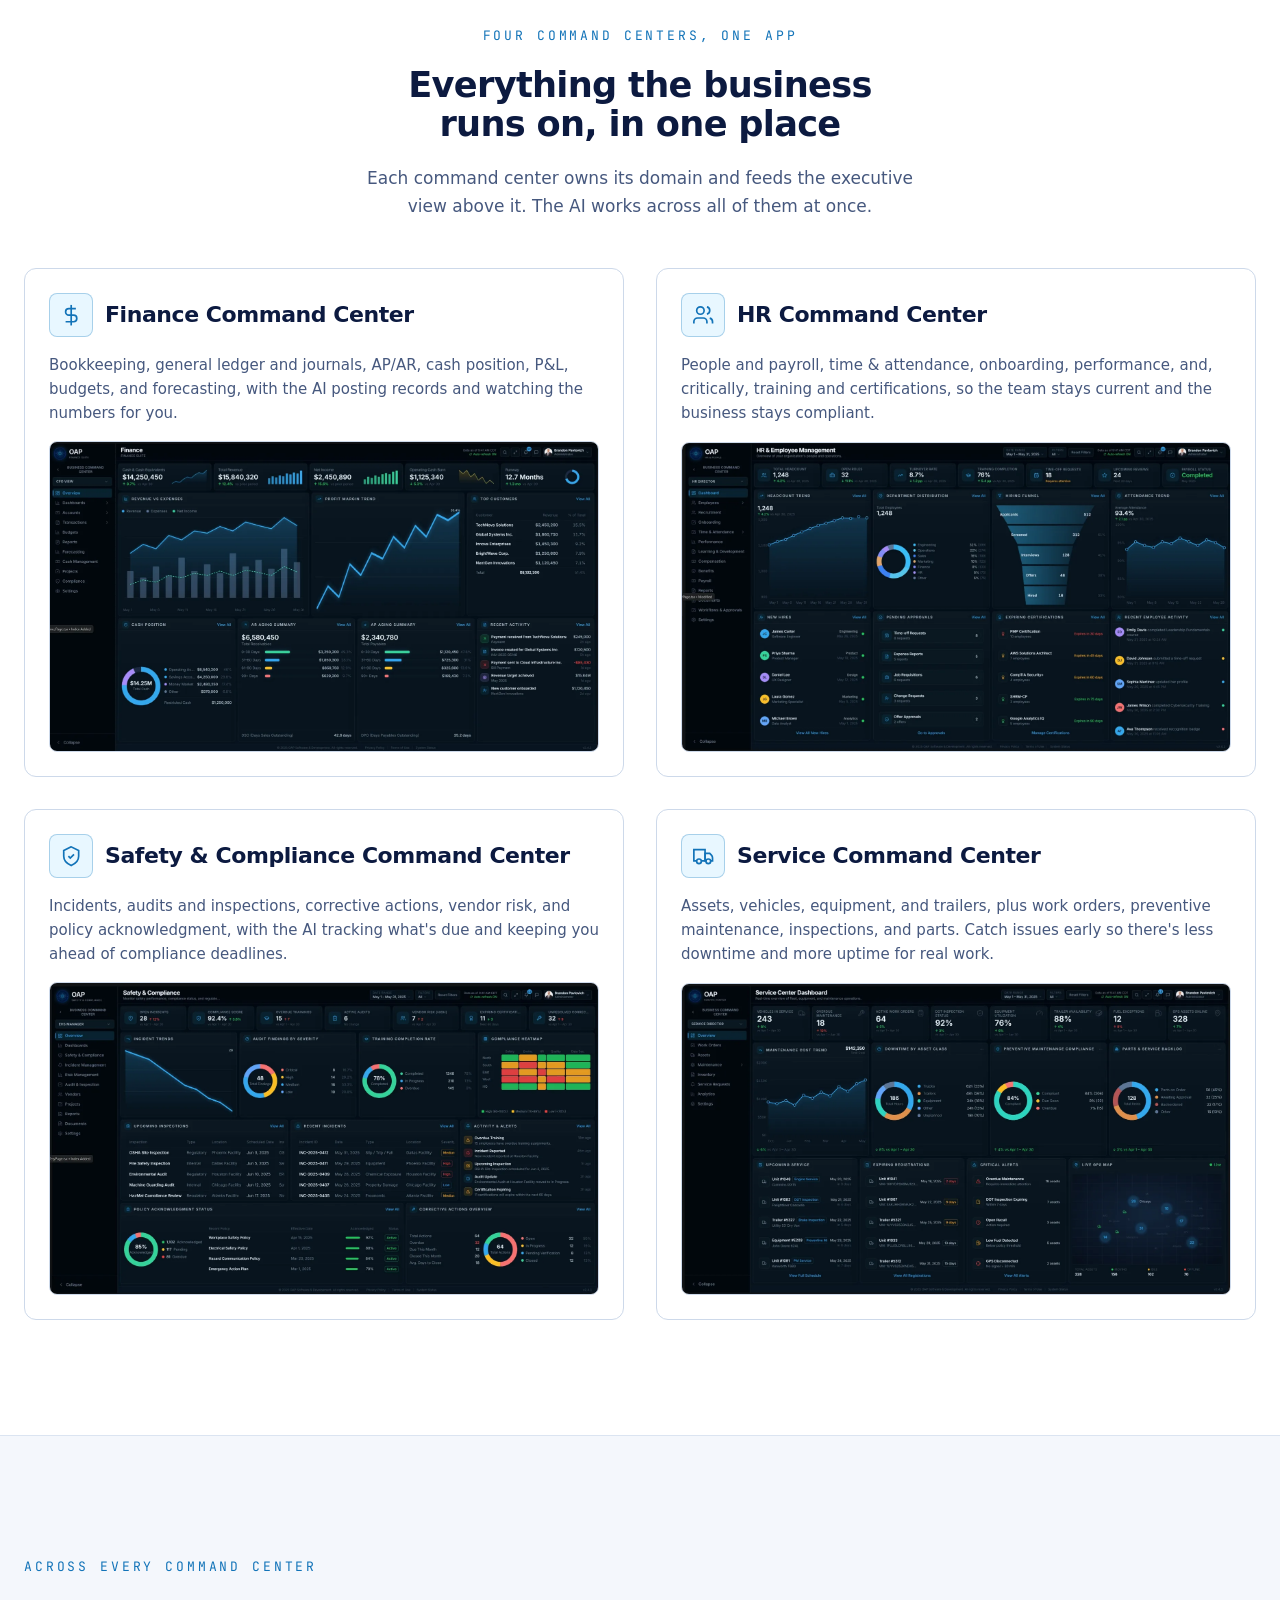
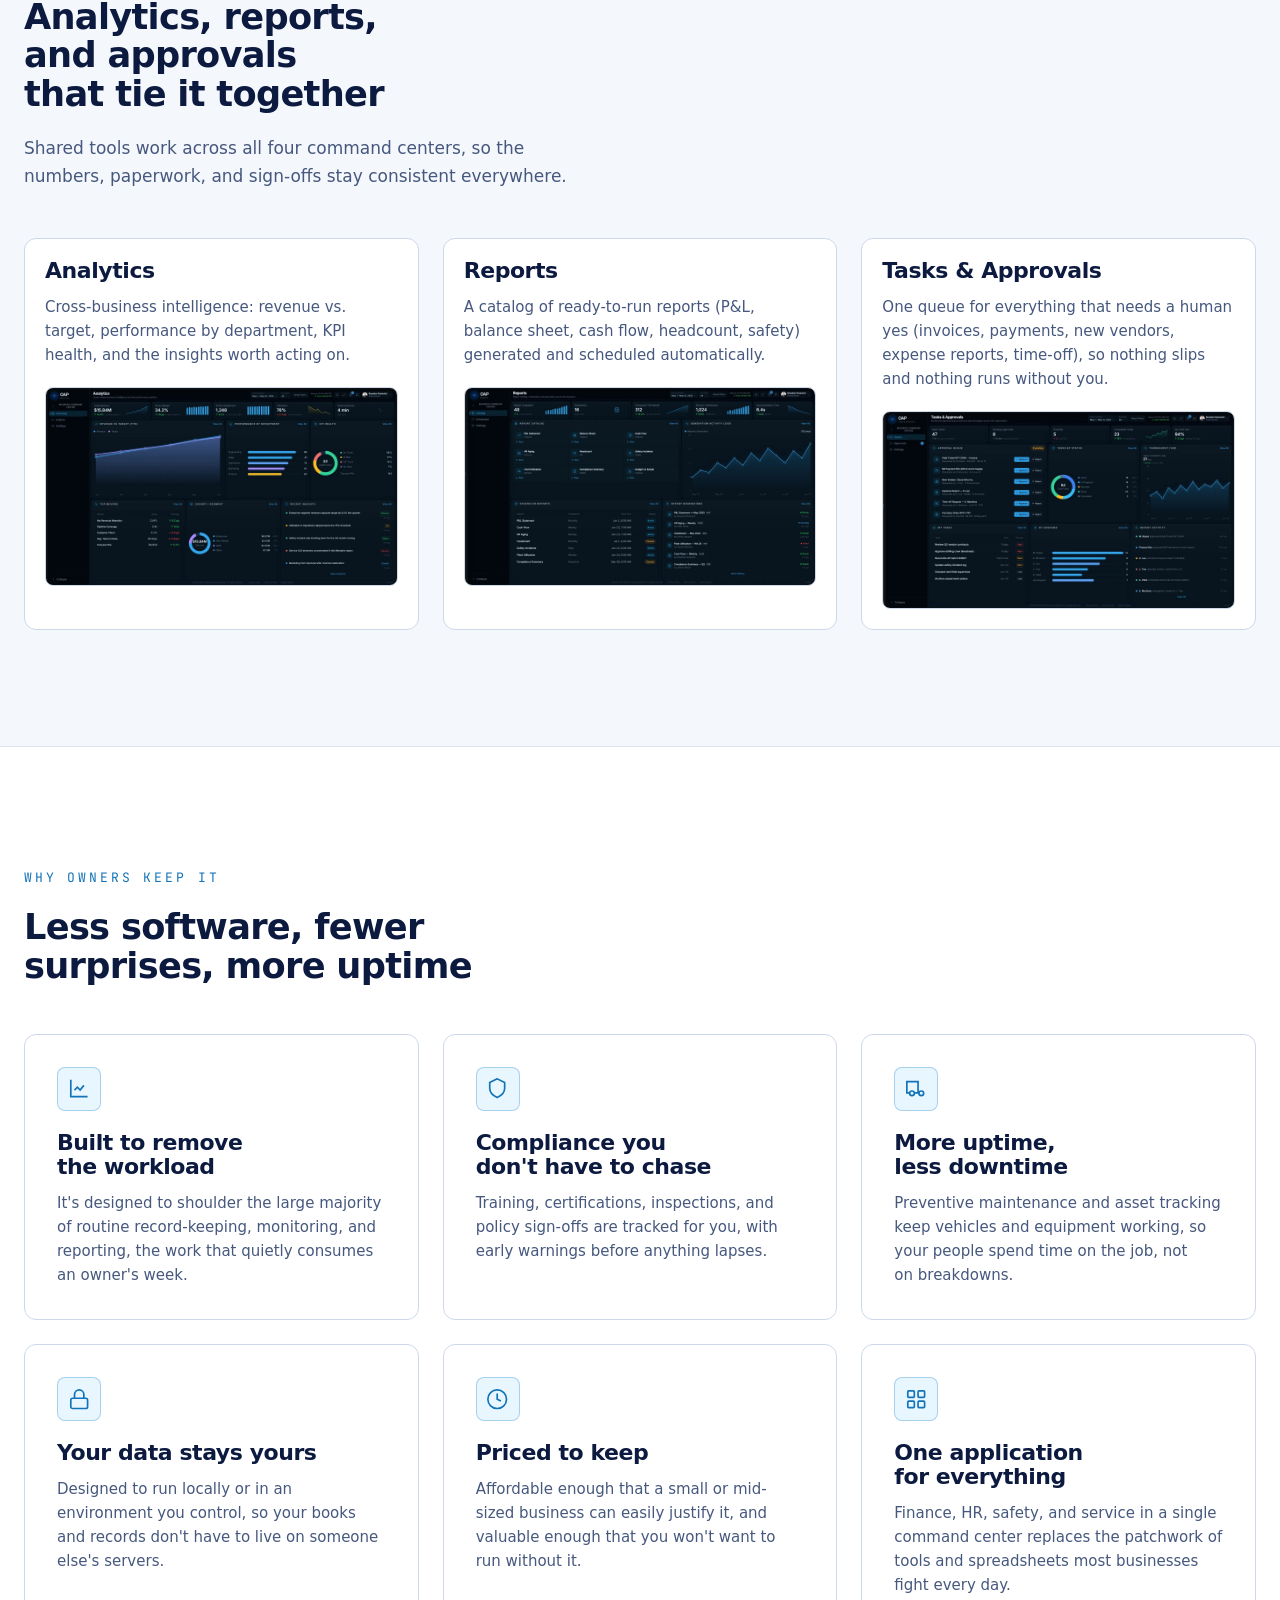
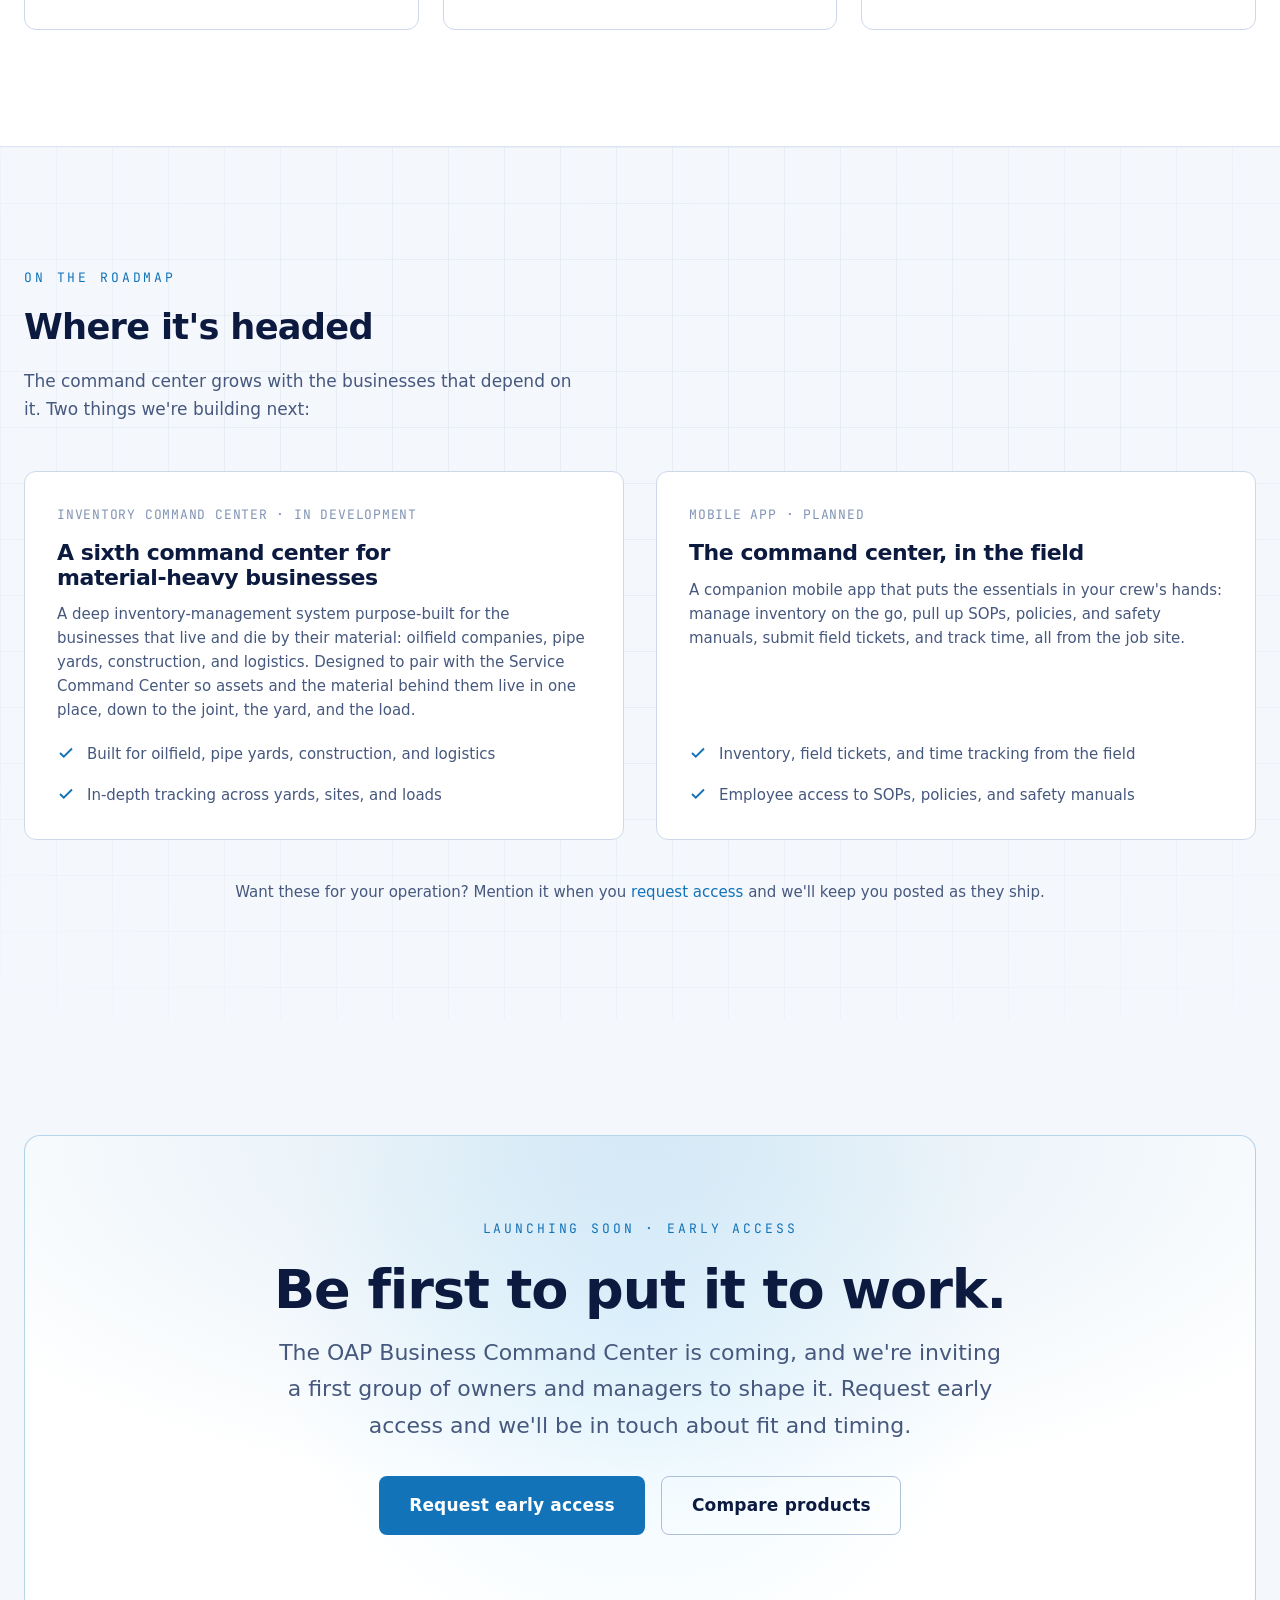
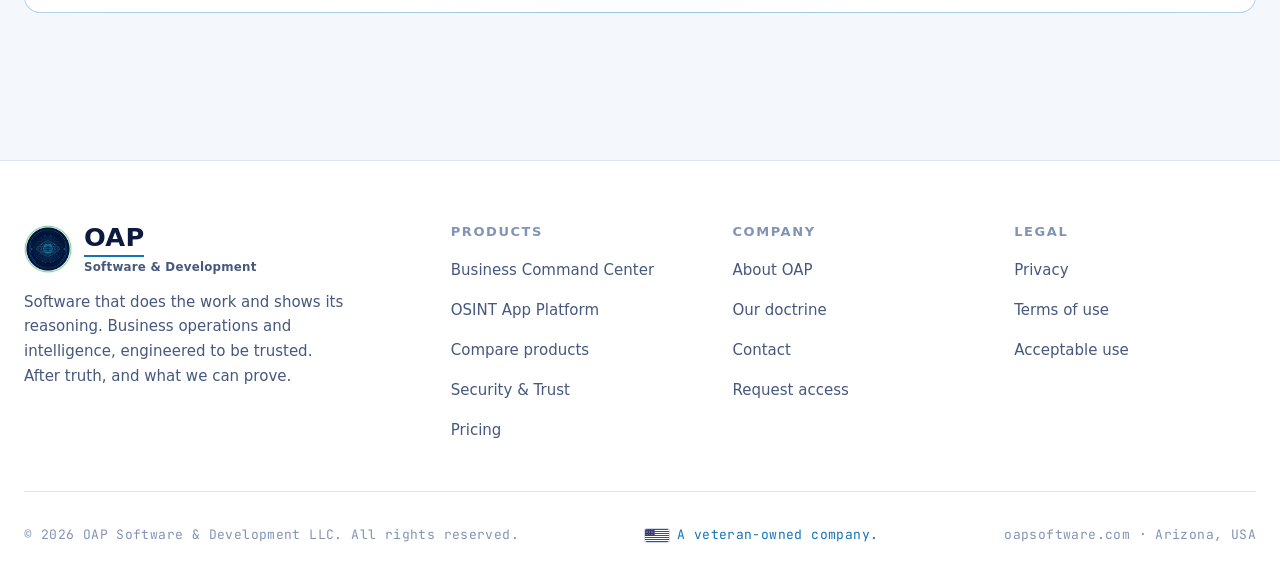
<file: business-command-center.html>
<!DOCTYPE html>
<html lang="en" data-theme="dark">
<head>
  <meta charset="UTF-8" />
  <meta name="viewport" content="width=device-width, initial-scale=1.0" />
  <title>OAP Business Command Center | AI Business Operations Software</title>
  <meta name="description" content="The OAP Business Command Center is AI-run business operations software for small and mid-sized businesses: Finance, HR, Safety & Compliance, and Service in one app. It automates bookkeeping and surfaces alerts, insights, and recommendations, while you approve every decision." />
  <meta name="keywords" content="Business Command Center, AI business operations software, small business management software, automated bookkeeping, business intelligence, finance HR safety service software, fleet maintenance software, compliance tracking" />
  <meta name="robots" content="index, follow, max-image-preview:large" />
  <meta name="author" content="OAP Software & Development LLC" />
  <meta name="theme-color" content="#0C1A40" />
  <link rel="canonical" href="https://oapsoftware.com/business-command-center.html" />
  <meta property="og:type" content="website" />
  <meta property="og:site_name" content="OAP Software & Development" />
  <meta property="og:locale" content="en_US" />
  <meta property="og:title" content="OAP Business Command Center | AI Business Operations Software" />
  <meta property="og:description" content="The OAP Business Command Center is AI-run business operations software for small and mid-sized businesses: Finance, HR, Safety & Compliance, and Service in one app. It automates bookkeeping and surfaces alerts, insights, and recommendations, while you approve every decision." />
  <meta property="og:url" content="https://oapsoftware.com/business-command-center.html" />
  <meta property="og:image" content="https://oapsoftware.com/assets/brand/oap-avatar.png" />
  <meta property="og:image:alt" content="OAP Software & Development" />
  <meta name="twitter:card" content="summary_large_image" />
  <meta name="twitter:title" content="OAP Business Command Center | AI Business Operations Software" />
  <meta name="twitter:description" content="The OAP Business Command Center is AI-run business operations software for small and mid-sized businesses: Finance, HR, Safety & Compliance, and Service in one app. It automates bookkeeping and surfaces alerts, insights, and recommendations, while you approve every decision." />
  <meta name="twitter:image" content="https://oapsoftware.com/assets/brand/oap-avatar.png" />
  <link rel="preconnect" href="https://api.fontshare.com" />
  <link rel="preconnect" href="https://fonts.googleapis.com" />
  <link rel="preconnect" href="https://fonts.gstatic.com" crossorigin />
  <link href="https://api.fontshare.com/v2/css?f[]=cabinet-grotesk@500,700,800&f[]=satoshi@400,500,700&f[]=general-sans@500,600&display=swap" rel="stylesheet" />
  <link href="https://fonts.googleapis.com/css2?family=JetBrains+Mono:wght@400;500&display=swap" rel="stylesheet" />
  <link rel="stylesheet" href="css/style.css" />
  <link rel="icon" href="favicon.ico" sizes="any" />
  <link rel="icon" type="image/png" sizes="32x32" href="assets/brand/favicon-32.png" />
  <link rel="icon" type="image/png" sizes="16x16" href="assets/brand/favicon-16.png" />
  <link rel="apple-touch-icon" sizes="180x180" href="assets/brand/favicon-180.png" />
  <script type="application/ld+json">
  {"@context":"https://schema.org","@type":"Organization","name":"OAP Software & Development LLC","alternateName":"OAP","url":"https://oapsoftware.com","logo":"https://oapsoftware.com/assets/brand/oap-avatar.png","description":"OAP Software & Development builds the OAP Business Command Center, an AI-run business operations platform, and the OSINT App Platform, a requirement-driven open-source intelligence engine.","foundingLocation":{"@type":"Place","address":{"@type":"PostalAddress","addressRegion":"AZ","addressCountry":"US"}},"sameAs":["https://www.linkedin.com/company/oapsoftware/"]}
  </script>
  <script type="application/ld+json">
  {"@context":"https://schema.org","@type":"SoftwareApplication","name":"OAP Business Command Center","applicationCategory":"BusinessApplication","operatingSystem":"Windows, macOS","description":"An AI-run command center for the whole business: Finance, HR, Safety & Compliance, and Service. It records your books and surfaces alerts, insights, and recommendations to keep your business efficient, compliant, and profitable, while you approve every decision.","url":"https://oapsoftware.com/business-command-center.html","publisher":{"@type":"Organization","name":"OAP Software & Development LLC"},"offers":{"@type":"Offer","availability":"https://schema.org/PreOrder","priceCurrency":"USD"}}
  </script>
</head>
<body>
  <header class="header">
    <div class="container">
      <nav class="nav" aria-label="Primary">
        <a href="index.html" class="nav__brand" aria-label="OAP Software and Development home">
          <img class="brand-emblem" src="assets/brand/oap-emblem-green.png" alt="OAP" width="120" height="120" />
          <span class="brand-wordmark">
            <span class="brand-name">OAP</span>
            <span class="brand-tag">Software &amp; Development</span>
          </span>
        </a>
        <div class="nav__links" id="nav-links">
          <div class="nav__dropdown">
            <a href="products.html" class="nav__dropdown-trigger is-active" aria-haspopup="true">Products
              <svg width="14" height="14" viewBox="0 0 24 24" fill="none" stroke="currentColor" stroke-width="2.2" aria-hidden="true"><path d="m6 9 6 6 6-6"/></svg>
            </a>
            <div class="nav__menu" role="menu">
              <a href="business-command-center.html" role="menuitem">
                <span class="nav__menu-title">Business Command Center</span>
                <span class="nav__menu-desc">AI that runs the back office. You approve.</span>
              </a>
              <a href="platform.html" role="menuitem">
                <span class="nav__menu-title">OSINT App Platform</span>
                <span class="nav__menu-desc">Requirement-driven intelligence, fully auditable.</span>
              </a>
              <a href="products.html" role="menuitem" class="nav__menu-all">Compare both products &rarr;</a>
            </div>
          </div>
          <a href="demo.html">Demo</a>
          <a href="security.html">Security &amp; Trust</a>
          <a href="pricing.html">Pricing</a>
          <a href="company.html">Company</a>
          <a href="contact.html" class="btn btn--primary nav__cta-mobile" style="margin-top:1rem;">Request access</a>
        </div>
        <div class="nav__actions">
          <button class="theme-toggle" data-theme-toggle aria-label="Switch color theme"></button>
          <a href="contact.html" class="btn btn--primary nav__cta-desktop">Request access</a>
          <button class="nav__toggle" aria-label="Toggle menu" aria-expanded="false" aria-controls="nav-links">
            <svg width="20" height="20" viewBox="0 0 24 24" fill="none" stroke="currentColor" stroke-width="2"><line x1="3" y1="6" x2="21" y2="6"/><line x1="3" y1="12" x2="21" y2="12"/><line x1="3" y1="18" x2="21" y2="18"/></svg>
          </button>
        </div>
      </nav>
    </div>
  </header>
  <main>

    <section class="hero hero--bcc">
      <div class="hero__bg"><img src="assets/bcc/hero-bcc.webp" alt="" aria-hidden="true" /></div>
      <div class="container">
        <div class="hero__inner">
          <span class="chip">OAP Business Command Center · Launching soon</span>
          <h1 style="margin-top:var(--space-5);">Run the whole business<br /><span class="accent">from one command center.</span></h1>
          <p class="hero__lead">The OAP Business Command Center puts AI to work across your finances, people, safety, and assets. It records the books, watches every corner of the operation, and hands you the alerts, insights, and recommendations that keep the business efficient, compliant, and profitable, while you stay in command of every decision.</p>
          <div class="hero__actions">
            <a href="contact.html" class="btn btn--primary btn--lg">Request early access
              <svg viewBox="0 0 24 24" fill="none" stroke="currentColor" stroke-width="2"><path d="M5 12h14M13 6l6 6-6 6"/></svg>
            </a>
            <a href="#command-centers" class="btn btn--ghost btn--lg">See what it runs</a>
          </div>
          <div class="hero__meta">
            <span>Finance · HR · Safety · Service</span>
            <span>AI alerts &amp; recommendations</span>
            <span>You approve</span>
          </div>
        </div>
      </div>
    </section>

    <!-- VALUE PROP STRIP -->
    <section class="section--tight">
      <div class="container">
        <div class="card" style="border-left:3px solid var(--color-primary); text-align:center; padding-block:var(--space-10);">
          <p class="eyebrow" style="justify-content:center;">Business intelligence, literally</p>
          <p style="font-family:var(--font-display); font-size:var(--text-xl); font-weight:700; letter-spacing:-0.02em; max-width:38ch; margin:0 auto;">It makes your business, and everyone in it, smarter about what's going on.</p>
          <p class="muted" style="margin-top:var(--space-4); max-width:64ch; margin-inline:auto;">Take the busywork off the owner's plate without taking away control. It is built to shoulder the bulk of the day-to-day record-keeping and monitoring that eats a small business alive, at a price a growing company can justify, and won't want to give up once they rely on it.</p>
        </div>
      </div>
    </section>

    <!-- OVERVIEW SCREENSHOT -->
    <section class="section">
      <div class="container">
        <div class="split">
          <div class="reveal">
            <span class="eyebrow">The executive command center</span>
            <h2 class="section-title">OAP's Business Command Center</h2>
            <p class="muted" style="font-size:var(--text-lg); color:var(--color-text); margin-bottom:var(--space-5);">Monitor and assess your entire operation from one application.</p>
            <p class="muted" style="margin-bottom:var(--space-5);">It is the executive view that sits above everything else. Cash position, headcount, open incidents, assets down, automation activity, and the day's most important alerts, all in one place, refreshed in real time.</p>
            <p class="muted">Instead of stitching together a half-dozen tools and spreadsheets, owners and managers get a single, honest picture of the business and a ranked list of what actually needs their attention today.</p>
          </div>
          <div class="split__media reveal">
            <img src="assets/bcc/command-center.webp" alt="The OAP Business Command Center executive dashboard, showing cash position, revenue, headcount, open incidents, assets down, AI confidence, a ranked risk list, and an executive alerts timeline." loading="lazy" />
          </div>
        </div>
      </div>
    </section>

    <!-- WHAT THE AI DOES -->
    <section class="section" style="background:var(--color-surface); border-block:1px solid var(--color-divider);">
      <div class="container">
        <div style="max-width:52ch; margin-bottom:var(--space-12);">
          <span class="eyebrow">The AI layer</span>
          <h2 class="section-title">You control your data. Business Command Center monitors it.</h2>
          <p class="muted">The AI uploads and records your files automatically, then keeps scanning every part of the application and your data to tell you what's working, what's slipping, and what to do next.</p>
        </div>
        <div class="grid grid--2">
          <div class="card reveal"><div class="card__icon"><svg viewBox="0 0 24 24" fill="none" stroke="currentColor" stroke-width="1.8"><path d="M14 2H6a2 2 0 0 0-2 2v16a2 2 0 0 0 2 2h12a2 2 0 0 0 2-2V8z"/><path d="M14 2v6h6"/><path d="m9 15 2 2 4-4"/></svg></div><h3>Records &amp; bookkeeping, handled</h3><p>Drop in a document and it's read, categorized, and posted to the right place: receipts, invoices, statements, field tickets. Your books stay current without the manual data entry.</p></div>
          <div class="card reveal"><div class="card__icon"><svg viewBox="0 0 24 24" fill="none" stroke="currentColor" stroke-width="1.8"><path d="M3 12a9 9 0 1 0 9-9"/><path d="M3 4v5h5"/><path d="M12 7v5l3 2"/></svg></div><h3>Always-on monitoring</h3><p>It continuously scans finance, people, safety, and assets for anomalies such as a duplicate vendor payment, an after-hours login, or an overdue inspection, and flags them before they become problems.</p></div>
          <div class="card reveal"><div class="card__icon"><svg viewBox="0 0 24 24" fill="none" stroke="currentColor" stroke-width="1.8"><path d="M9 18h6M10 22h4"/><path d="M12 2a7 7 0 0 0-4 12.7c.6.5 1 1.3 1 2.1V17h6v-.2c0-.8.4-1.6 1-2.1A7 7 0 0 0 12 2z"/></svg></div><h3>Insights &amp; recommendations</h3><p>It turns the noise into ranked, plain-English recommendations (sweep idle cash, renegotiate a contract, consolidate subscriptions, adjust coverage), each with the estimated impact and the reasoning behind it.</p></div>
          <div class="card reveal"><div class="card__icon"><svg viewBox="0 0 24 24" fill="none" stroke="currentColor" stroke-width="1.8"><path d="M20 6 9 17l-5-5"/></svg></div><h3>You always approve</h3><p>Nothing consequential happens on its own. Recommendations and automations wait in an approval queue, so you keep final say while the software does the legwork.</p></div>
        </div>
        <div class="split" style="margin-top:var(--space-12);">
          <div class="split__media reveal">
            <img src="assets/bcc/ai-operations.webp" alt="The AI &amp; Operations view listing active agents, pending recommendations, anomalies detected, automations run, auto-resolved items, estimated monthly savings, and average confidence." loading="lazy" />
          </div>
          <div class="reveal">
            <span class="eyebrow">Scan · audit · forecast · recommend</span>
            <h2 class="section-title">You approve.</h2>
            <p class="muted" style="margin-bottom:var(--space-5);">The operations view shows exactly what the AI has been doing on your behalf: what it caught, what it resolved, what it's recommending, and how confident it is, with estimated savings tallied as it goes.</p>
            <ul class="feature-list">
              <li><svg class="ck" width="18" height="18" viewBox="0 0 24 24" fill="none" stroke="currentColor" stroke-width="2.5"><path d="M20 6 9 17l-5-5"/></svg><span><strong>Recommendations by category</strong>: cash flow, cost control, compliance, scheduling, vendors.</span></li>
              <li><svg class="ck" width="18" height="18" viewBox="0 0 24 24" fill="none" stroke="currentColor" stroke-width="2.5"><path d="M20 6 9 17l-5-5"/></svg><span><strong>Anomaly detection</strong> across payments, logins, and operational thresholds.</span></li>
              <li><svg class="ck" width="18" height="18" viewBox="0 0 24 24" fill="none" stroke="currentColor" stroke-width="2.5"><path d="M20 6 9 17l-5-5"/></svg><span><strong>Automation coverage</strong> you set the boundaries on: fully automated, assisted, or manual.</span></li>
            </ul>
          </div>
        </div>
      </div>
    </section>

    <!-- INTEGRATIONS -->
    <section class="section">
      <div class="container">
        <div style="max-width:54ch; margin-bottom:var(--space-12);">
          <span class="eyebrow">Connected to what you already run</span>
          <h2 class="section-title">It pulls the data in, so you don't have to</h2>
          <p class="muted">The command center connects to your bank, payroll, and equipment so the numbers and records flow in on their own. You'll still use those systems for the fine detail, but what you need to see every day shows up here, and what the books need gets pulled over automatically.</p>
        </div>
        <div class="grid grid--3">
          <div class="card reveal"><div class="card__icon"><svg viewBox="0 0 24 24" fill="none" stroke="currentColor" stroke-width="1.8"><rect x="2" y="5" width="20" height="14" rx="2"/><path d="M2 10h20"/></svg></div><h3>Banking</h3><p>Balances, transactions, and cash position flow in for daily visibility, and the entries the books need are pulled over automatically, with no manual reconciliation marathons.</p></div>
          <div class="card reveal"><div class="card__icon"><svg viewBox="0 0 24 24" fill="none" stroke="currentColor" stroke-width="1.8"><path d="M16 21v-2a4 4 0 0 0-4-4H6a4 4 0 0 0-4 4v2"/><circle cx="9" cy="7" r="4"/><path d="M19 8v6M22 11h-6"/></svg></div><h3>Payroll</h3><p>Payroll runs, labor cost, and headcount sync in so finance and HR stay aligned and the relevant figures land in the ledger without re-keying.</p></div>
          <div class="card reveal"><div class="card__icon"><svg viewBox="0 0 24 24" fill="none" stroke="currentColor" stroke-width="1.8"><path d="M4 4h16v12H4z"/><path d="M2 20h20"/><path d="m8 9 2 2 4-4"/></svg></div><h3>Telematics &amp; monitoring</h3><p>Equipment and vehicle telematics feed the Service Command Center, so utilization, location, and maintenance signals surface as alerts before they cost you uptime.</p></div>
        </div>
        <p class="muted" style="font-size:var(--text-sm); margin-top:var(--space-8);">Integrations are in testing now and will be available at release. Bring the providers you already use.</p>
      </div>
    </section>

    <!-- FOUR COMMAND CENTERS -->
    <section class="section" id="command-centers" style="background:var(--color-surface); border-block:1px solid var(--color-divider);">
      <div class="container">
        <div style="text-align:center; max-width:52ch; margin:0 auto var(--space-12);">
          <span class="eyebrow" style="justify-content:center;">Four command centers, one app</span>
          <h2 class="section-title" style="margin-inline:auto;">Everything the business runs on, in one place</h2>
          <p class="muted">Each command center owns its domain and feeds the executive view above it. The AI works across all of them at once.</p>
        </div>
        <div class="cc-grid">
          <div class="cc reveal">
            <div class="cc__head"><span class="card__icon"><svg viewBox="0 0 24 24" fill="none" stroke="currentColor" stroke-width="1.8"><path d="M12 1v22"/><path d="M17 5H9.5a3.5 3.5 0 0 0 0 7h5a3.5 3.5 0 0 1 0 7H6"/></svg></span><h3>Finance Command Center</h3></div>
            <p class="muted">Bookkeeping, general ledger and journals, AP/AR, cash position, P&amp;L, budgets, and forecasting, with the AI posting records and watching the numbers for you.</p>
            <img src="assets/bcc/finance.webp" alt="Finance Command Center dashboard showing cash and cash equivalents, total revenue, net income, operating cash burn, runway, revenue vs expenses, profit margin trend, top customers, cash position, and AR/AP aging." loading="lazy" />
          </div>
          <div class="cc reveal">
            <div class="cc__head"><span class="card__icon"><svg viewBox="0 0 24 24" fill="none" stroke="currentColor" stroke-width="1.8"><path d="M16 21v-2a4 4 0 0 0-4-4H6a4 4 0 0 0-4 4v2"/><circle cx="9" cy="7" r="4"/><path d="M22 21v-2a4 4 0 0 0-3-3.87M16 3.13a4 4 0 0 1 0 7.75"/></svg></span><h3>HR Command Center</h3></div>
            <p class="muted">People and payroll, time &amp; attendance, onboarding, performance, and, critically, training and certifications, so the team stays current and the business stays compliant.</p>
            <img src="assets/bcc/hr-people.webp" alt="HR &amp; Employee Management dashboard showing total headcount, open roles, turnover rate, training completion, time-off requests, hiring funnel, attendance trend, new hires, pending approvals, and expiring certifications." loading="lazy" />
          </div>
          <div class="cc reveal">
            <div class="cc__head"><span class="card__icon"><svg viewBox="0 0 24 24" fill="none" stroke="currentColor" stroke-width="1.8"><path d="M12 2 4 6v6c0 5 3.5 8 8 10 4.5-2 8-5 8-10V6z"/><path d="m9 12 2 2 4-4"/></svg></span><h3>Safety &amp; Compliance Command Center</h3></div>
            <p class="muted">Incidents, audits and inspections, corrective actions, vendor risk, and policy acknowledgment, with the AI tracking what's due and keeping you ahead of compliance deadlines.</p>
            <img src="assets/bcc/safety-compliance.webp" alt="Safety &amp; Compliance dashboard showing open incidents, compliance score, overdue trainings, active audits, vendor risk, incident trends, audit findings by severity, training completion, a compliance heatmap, and corrective actions." loading="lazy" />
          </div>
          <div class="cc reveal">
            <div class="cc__head"><span class="card__icon"><svg viewBox="0 0 24 24" fill="none" stroke="currentColor" stroke-width="1.8"><path d="M10 17h4V5H2v12h3"/><path d="M20 17h2v-3.34a4 4 0 0 0-1.17-2.83L19 9h-5v8h1"/><circle cx="7.5" cy="17.5" r="2.5"/><circle cx="17.5" cy="17.5" r="2.5"/></svg></span><h3>Service Command Center</h3></div>
            <p class="muted">Assets, vehicles, equipment, and trailers, plus work orders, preventive maintenance, inspections, and parts. Catch issues early so there's less downtime and more uptime for real work.</p>
            <img src="assets/bcc/service-center.webp" alt="Service Center dashboard showing vehicles in service, overdue maintenance, active work orders, DOT inspection status, equipment utilization, maintenance cost trend, downtime by asset class, preventive maintenance compliance, upcoming service, and a live GPS map." loading="lazy" />
          </div>
        </div>
      </div>
    </section>

    <!-- SUPPORTING VIEWS -->
    <section class="section">
      <div class="container">
        <div style="max-width:52ch; margin-bottom:var(--space-12);">
          <span class="eyebrow">Across every command center</span>
          <h2 class="section-title">Analytics, reports, and approvals that tie it together</h2>
          <p class="muted">Shared tools work across all four command centers, so the numbers, paperwork, and sign-offs stay consistent everywhere.</p>
        </div>
        <div class="grid grid--3">
          <div class="card reveal" style="padding:var(--space-5);">
            <h3 style="margin-bottom:var(--space-3);">Analytics</h3>
            <p style="margin-bottom:var(--space-5);">Cross-business intelligence: revenue vs. target, performance by department, KPI health, and the insights worth acting on.</p>
            <img src="assets/bcc/analytics.webp" alt="Analytics dashboard showing total revenue, gross margin, headcount, utilization, revenue vs target, performance by department, KPI health, top movers, and recent insights." loading="lazy" style="border-radius:var(--radius-md); border:1px solid var(--color-border); width:100%;" />
          </div>
          <div class="card reveal" style="padding:var(--space-5);">
            <h3 style="margin-bottom:var(--space-3);">Reports</h3>
            <p style="margin-bottom:var(--space-5);">A catalog of ready-to-run reports (P&amp;L, balance sheet, cash flow, headcount, safety) generated and scheduled automatically.</p>
            <img src="assets/bcc/reports.webp" alt="Reports view showing report templates, scheduled reports, generated-this-month totals, a report catalog, generation activity, scheduled reports, and recent generations." loading="lazy" style="border-radius:var(--radius-md); border:1px solid var(--color-border); width:100%;" />
          </div>
          <div class="card reveal" style="padding:var(--space-5);">
            <h3 style="margin-bottom:var(--space-3);">Tasks &amp; Approvals</h3>
            <p style="margin-bottom:var(--space-5);">One queue for everything that needs a human yes (invoices, payments, new vendors, expense reports, time-off), so nothing slips and nothing runs without you.</p>
            <img src="assets/bcc/tasks-approvals.webp" alt="Tasks &amp; Approvals view showing open tasks, pending approvals, overdue items, completed today, on-time SLA, an approval queue, tasks by status, throughput, and recent activity." loading="lazy" style="border-radius:var(--radius-md); border:1px solid var(--color-border); width:100%;" />
          </div>
        </div>
      </div>
    </section>

    <!-- WHY IT'S DIFFERENT -->
    <section class="section" style="background:var(--color-surface); border-block:1px solid var(--color-divider);">
      <div class="container">
        <div style="max-width:50ch; margin-bottom:var(--space-12);">
          <span class="eyebrow">Why owners keep it</span>
          <h2 class="section-title">Less software, fewer surprises, more uptime</h2>
        </div>
        <div class="grid grid--3">
          <div class="card reveal"><div class="card__icon"><svg viewBox="0 0 24 24" fill="none" stroke="currentColor" stroke-width="1.8"><path d="M3 3v18h18"/><path d="m7 14 3-3 3 3 4-5"/></svg></div><h3>Built to remove the workload</h3><p>It's designed to shoulder the large majority of routine record-keeping, monitoring, and reporting, the work that quietly consumes an owner's week.</p></div>
          <div class="card reveal"><div class="card__icon"><svg viewBox="0 0 24 24" fill="none" stroke="currentColor" stroke-width="1.8"><path d="M12 2 4 6v6c0 5 3.5 8 8 10 4.5-2 8-5 8-10V6z"/></svg></div><h3>Compliance you don't have to chase</h3><p>Training, certifications, inspections, and policy sign-offs are tracked for you, with early warnings before anything lapses.</p></div>
          <div class="card reveal"><div class="card__icon"><svg viewBox="0 0 24 24" fill="none" stroke="currentColor" stroke-width="1.8"><path d="M10 17h4V5H2v12h3"/><circle cx="7.5" cy="17.5" r="2.5"/><circle cx="17.5" cy="17.5" r="2.5"/></svg></div><h3>More uptime, less downtime</h3><p>Preventive maintenance and asset tracking keep vehicles and equipment working, so your people spend time on the job, not on breakdowns.</p></div>
          <div class="card reveal"><div class="card__icon"><svg viewBox="0 0 24 24" fill="none" stroke="currentColor" stroke-width="1.8"><rect x="3" y="11" width="18" height="11" rx="2"/><path d="M7 11V7a5 5 0 0 1 10 0v4"/></svg></div><h3>Your data stays yours</h3><p>Designed to run locally or in an environment you control, so your books and records don't have to live on someone else's servers.</p></div>
          <div class="card reveal"><div class="card__icon"><svg viewBox="0 0 24 24" fill="none" stroke="currentColor" stroke-width="1.8"><circle cx="12" cy="12" r="10"/><path d="M12 6v6l4 2"/></svg></div><h3>Priced to keep</h3><p>Affordable enough that a small or mid-sized business can easily justify it, and valuable enough that you won't want to run without it.</p></div>
          <div class="card reveal"><div class="card__icon"><svg viewBox="0 0 24 24" fill="none" stroke="currentColor" stroke-width="1.8"><rect x="3" y="3" width="7" height="7" rx="1"/><rect x="14" y="3" width="7" height="7" rx="1"/><rect x="3" y="14" width="7" height="7" rx="1"/><rect x="14" y="14" width="7" height="7" rx="1"/></svg></div><h3>One application for everything</h3><p>Finance, HR, safety, and service in a single command center replaces the patchwork of tools and spreadsheets most businesses fight every day.</p></div>
        </div>
      </div>
    </section>

    <!-- ROADMAP -->
    <section class="section grid-bg">
      <div class="container">
        <div style="max-width:52ch; margin-bottom:var(--space-12);">
          <span class="eyebrow">On the roadmap</span>
          <h2 class="section-title">Where it's headed</h2>
          <p class="muted">The command center grows with the businesses that depend on it. Two things we're building next:</p>
        </div>
        <div class="grid grid--2" style="gap:var(--space-8); align-items:stretch;">
          <div class="card reveal" style="padding:var(--space-8); display:flex; flex-direction:column;">
            <span class="step__tag" style="margin:0 0 var(--space-4);">Inventory Command Center · In development</span>
            <h3 style="font-size:var(--text-lg); margin-bottom:var(--space-3);">A sixth command center for material-heavy businesses</h3>
            <p class="muted" style="margin-bottom:var(--space-5);">A deep inventory-management system purpose-built for the businesses that live and die by their material: oilfield companies, pipe yards, construction, and logistics. Designed to pair with the Service Command Center so assets and the material behind them live in one place, down to the joint, the yard, and the load.</p>
            <ul class="feature-list" style="gap:var(--space-4); margin-top:auto;">
              <li><svg class="ck" width="18" height="18" viewBox="0 0 24 24" fill="none" stroke="currentColor" stroke-width="2.5"><path d="M20 6 9 17l-5-5"/></svg><span>Built for oilfield, pipe yards, construction, and logistics</span></li>
              <li><svg class="ck" width="18" height="18" viewBox="0 0 24 24" fill="none" stroke="currentColor" stroke-width="2.5"><path d="M20 6 9 17l-5-5"/></svg><span>In-depth tracking across yards, sites, and loads</span></li>
            </ul>
          </div>
          <div class="card reveal" style="padding:var(--space-8); display:flex; flex-direction:column;">
            <span class="step__tag" style="margin:0 0 var(--space-4);">Mobile app · Planned</span>
            <h3 style="font-size:var(--text-lg); margin-bottom:var(--space-3);">The command center, in the field</h3>
            <p class="muted" style="margin-bottom:var(--space-5);">A companion mobile app that puts the essentials in your crew's hands: manage inventory on the go, pull up SOPs, policies, and safety manuals, submit field tickets, and track time, all from the job site.</p>
            <ul class="feature-list" style="gap:var(--space-4); margin-top:auto;">
              <li><svg class="ck" width="18" height="18" viewBox="0 0 24 24" fill="none" stroke="currentColor" stroke-width="2.5"><path d="M20 6 9 17l-5-5"/></svg><span>Inventory, field tickets, and time tracking from the field</span></li>
              <li><svg class="ck" width="18" height="18" viewBox="0 0 24 24" fill="none" stroke="currentColor" stroke-width="2.5"><path d="M20 6 9 17l-5-5"/></svg><span>Employee access to SOPs, policies, and safety manuals</span></li>
            </ul>
          </div>
        </div>
        <p class="muted" style="text-align:center; font-size:var(--text-sm); margin-top:var(--space-10);">Want these for your operation? Mention it when you <a href="contact.html" style="color:var(--color-primary);">request access</a> and we'll keep you posted as they ship.</p>
      </div>
    </section>

    <!-- CTA -->
    <section class="section">
      <div class="container">
        <div class="cta-band reveal">
          <span class="eyebrow" style="justify-content:center;">Launching soon · early access</span>
          <h2>Be first to put it to work.</h2>
          <p>The OAP Business Command Center is coming, and we're inviting a first group of owners and managers to shape it. Request early access and we'll be in touch about fit and timing.</p>
          <div class="hero__actions"><a href="contact.html" class="btn btn--primary btn--lg">Request early access</a><a href="products.html" class="btn btn--ghost btn--lg">Compare products</a></div>
        </div>
      </div>
    </section>

  </main>
  <footer class="footer">
    <div class="container">
      <div class="footer__grid">
        <div class="footer__brand">
          <a href="index.html" class="nav__brand">
            <img class="brand-emblem" src="assets/brand/oap-emblem-green.png" alt="OAP" width="120" height="120" />
            <span class="brand-wordmark">
              <span class="brand-name">OAP</span>
              <span class="brand-tag">Software &amp; Development</span>
            </span>
          </a>
          <p>Software that does the work and shows its reasoning. Business operations and intelligence, engineered to be trusted. After truth, and what we can prove.</p>
        </div>
        <div><h4>Products</h4><ul role="list"><li><a href="business-command-center.html">Business Command Center</a></li><li><a href="platform.html">OSINT App Platform</a></li><li><a href="products.html">Compare products</a></li><li><a href="security.html">Security &amp; Trust</a></li><li><a href="pricing.html">Pricing</a></li></ul></div>
        <div><h4>Company</h4><ul role="list"><li><a href="company.html">About OAP</a></li><li><a href="company.html#doctrine">Our doctrine</a></li><li><a href="contact.html">Contact</a></li><li><a href="contact.html">Request access</a></li></ul></div>
        <div><h4>Legal</h4><ul role="list"><li><a href="privacy.html">Privacy</a></li><li><a href="terms.html">Terms of use</a></li><li><a href="legal.html#acceptable-use">Acceptable use</a></li></ul></div>
      </div>
      <div class="footer__bottom">
        <span>© 2026 OAP Software &amp; Development LLC. All rights reserved.</span>
        <span class="vet-line"><svg class="us-flag" viewBox="0 0 24 13" width="24" height="13" role="img" aria-label="United States flag"><rect width="24" height="13" fill="#FFFFFF"/><rect x="0" y="0" width="24" height="1" fill="#B22234"/><rect x="0" y="2" width="24" height="1" fill="#B22234"/><rect x="0" y="4" width="24" height="1" fill="#B22234"/><rect x="0" y="6" width="24" height="1" fill="#B22234"/><rect x="0" y="8" width="24" height="1" fill="#B22234"/><rect x="0" y="10" width="24" height="1" fill="#B22234"/><rect x="0" y="12" width="24" height="1" fill="#B22234"/><rect x="0" y="0" width="9.6" height="7" fill="#3C3B6E"/><g fill="#FFFFFF"><circle cx="1.1" cy="0.8" r="0.32"/><circle cx="2.8" cy="0.8" r="0.32"/><circle cx="4.5" cy="0.8" r="0.32"/><circle cx="6.2" cy="0.8" r="0.32"/><circle cx="7.9" cy="0.8" r="0.32"/><circle cx="1.1" cy="2.3" r="0.32"/><circle cx="2.8" cy="2.3" r="0.32"/><circle cx="4.5" cy="2.3" r="0.32"/><circle cx="6.2" cy="2.3" r="0.32"/><circle cx="7.9" cy="2.3" r="0.32"/><circle cx="1.1" cy="3.8" r="0.32"/><circle cx="2.8" cy="3.8" r="0.32"/><circle cx="4.5" cy="3.8" r="0.32"/><circle cx="6.2" cy="3.8" r="0.32"/><circle cx="7.9" cy="3.8" r="0.32"/><circle cx="1.1" cy="5.3" r="0.32"/><circle cx="2.8" cy="5.3" r="0.32"/><circle cx="4.5" cy="5.3" r="0.32"/><circle cx="6.2" cy="5.3" r="0.32"/><circle cx="7.9" cy="5.3" r="0.32"/></g></svg><span style="color:var(--color-primary);">A veteran-owned company.</span></span>
        <span>oapsoftware.com · Arizona, USA</span>
      </div>
    </div>
  </footer>

  <script src="js/main.js"></script>
</body>
</html>
</file>
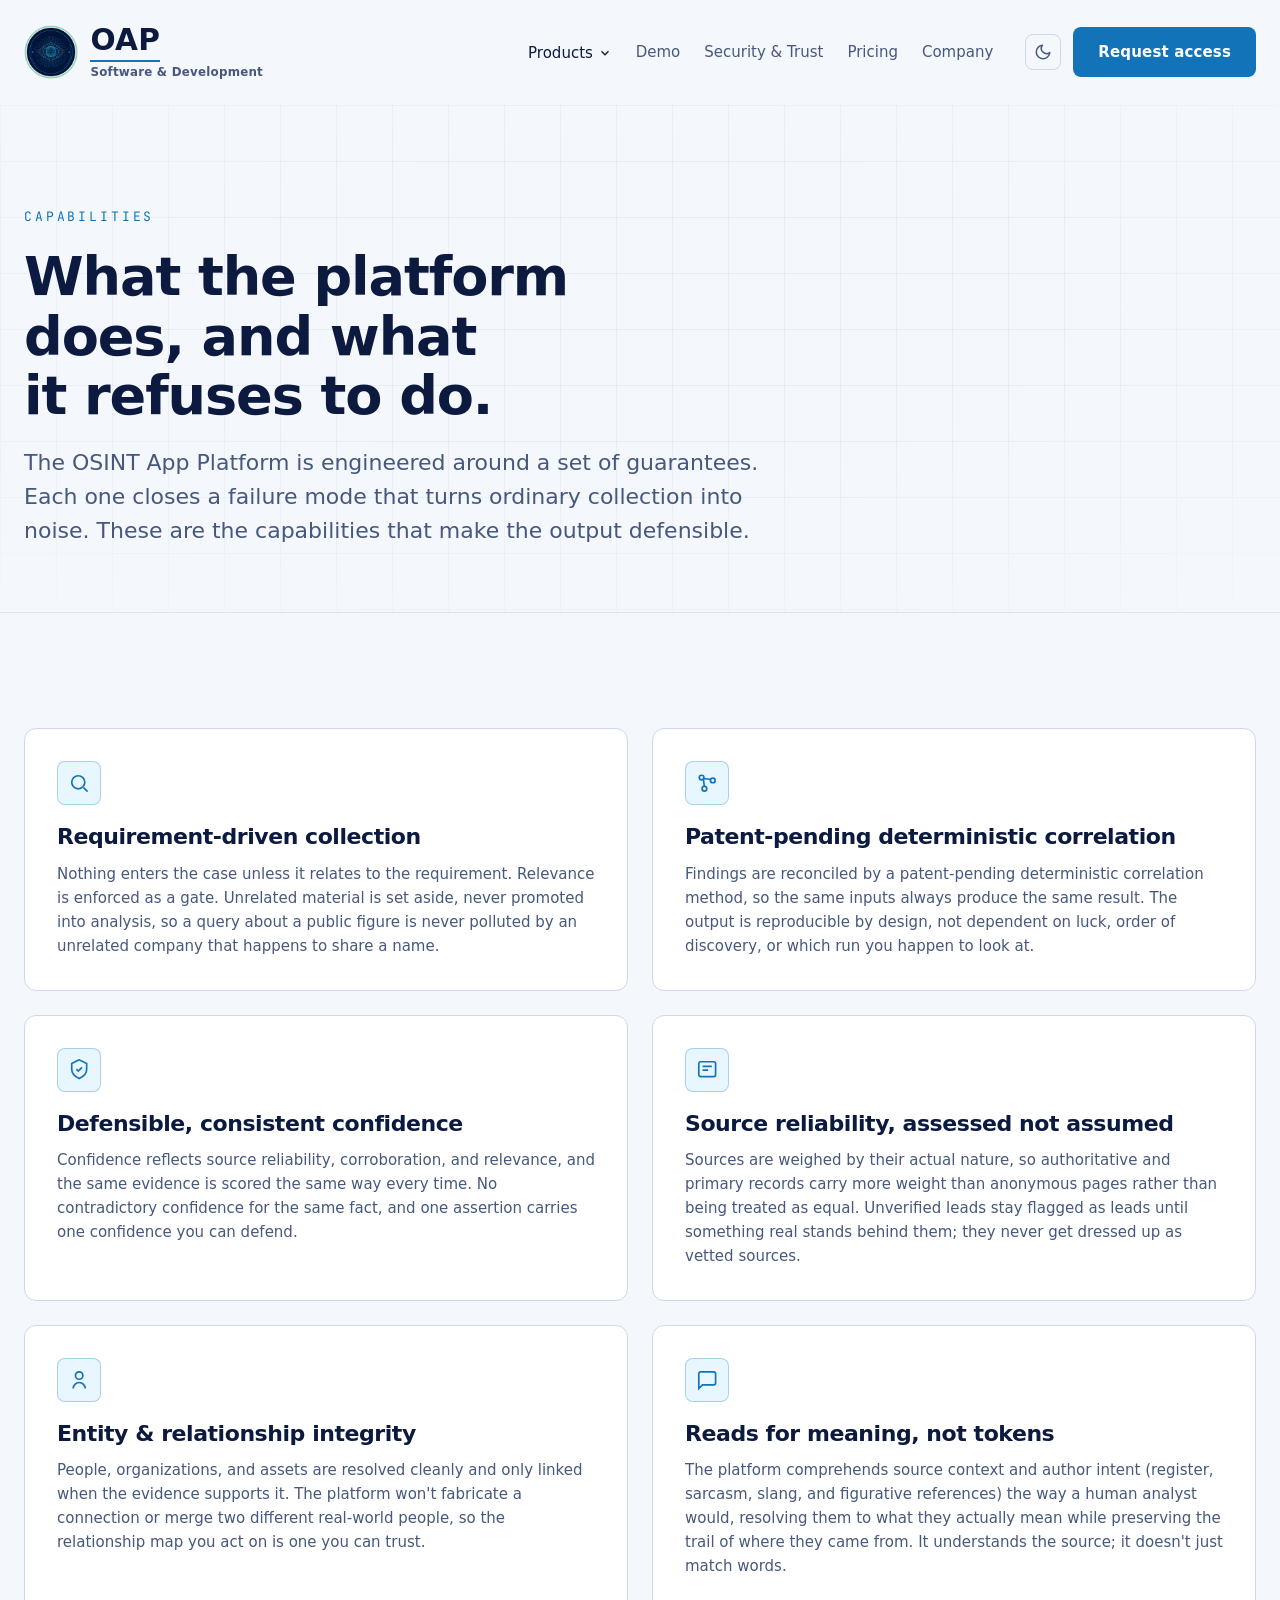
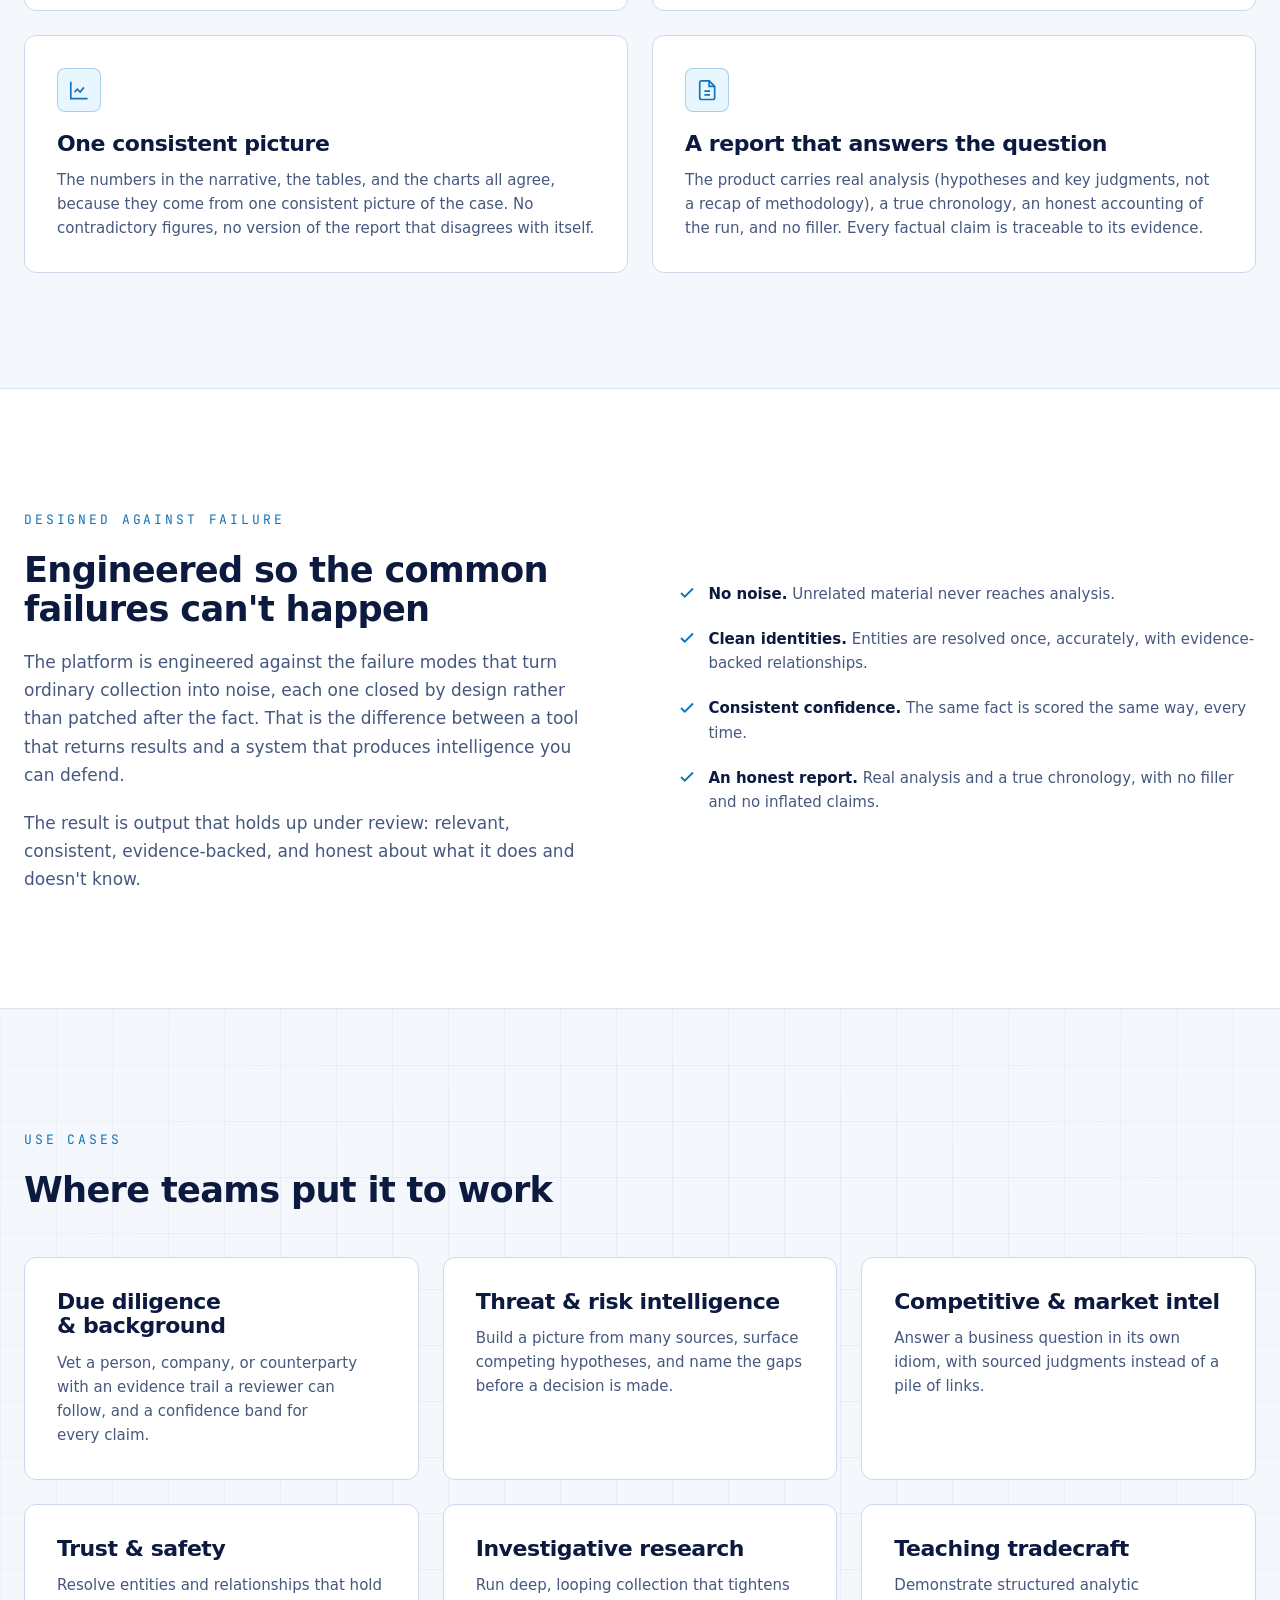
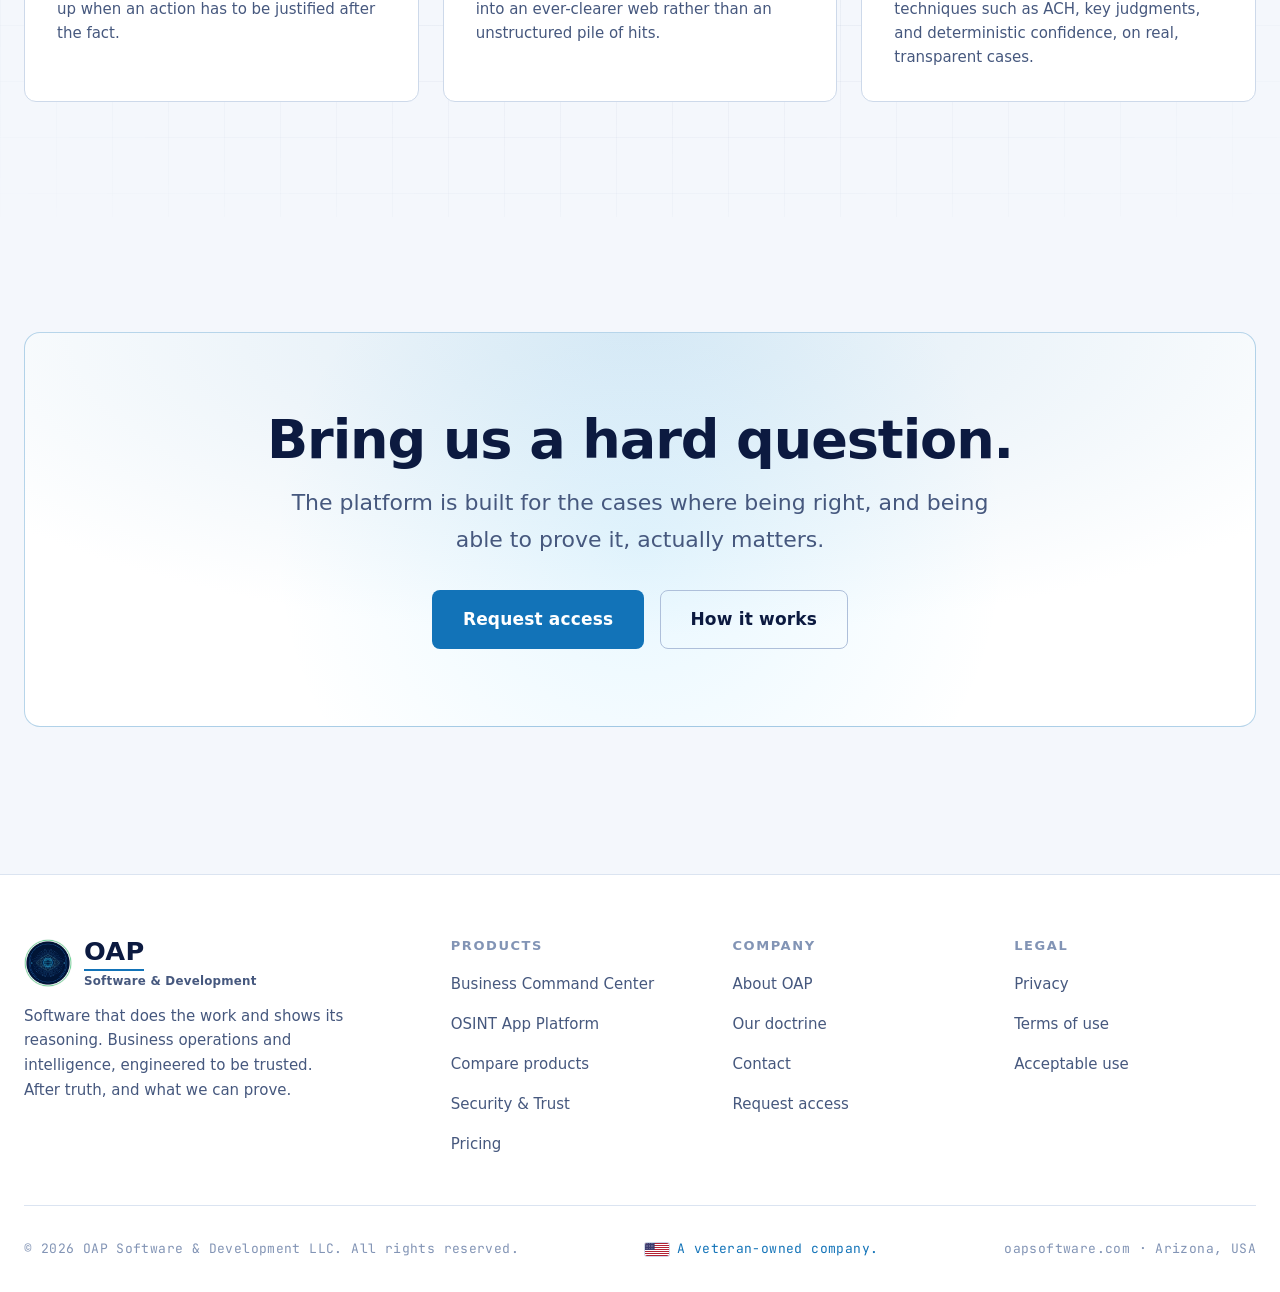
<file: capabilities.html>
<!DOCTYPE html>
<html lang="en" data-theme="dark">
<head>
  <meta charset="UTF-8" />
  <meta name="viewport" content="width=device-width, initial-scale=1.0" />
  <title>OSINT App Platform Capabilities | OAP Software</title>
  <meta name="description" content="The OSINT App Platform's guarantees: requirement-driven collection, deterministic correlation and confidence, entity and relationship integrity, source comprehension, and an auditable report." />
  <meta name="keywords" content="OSINT capabilities, deterministic correlation, entity resolution, intelligence confidence scoring, auditable OSINT, open-source intelligence features" />
  <meta name="robots" content="index, follow, max-image-preview:large" />
  <meta name="author" content="OAP Software & Development LLC" />
  <meta name="theme-color" content="#0C1A40" />
  <link rel="canonical" href="https://oapsoftware.com/capabilities.html" />
  <meta property="og:type" content="website" />
  <meta property="og:site_name" content="OAP Software & Development" />
  <meta property="og:locale" content="en_US" />
  <meta property="og:title" content="OSINT App Platform Capabilities | OAP Software" />
  <meta property="og:description" content="The OSINT App Platform's guarantees: requirement-driven collection, deterministic correlation and confidence, entity and relationship integrity, source comprehension, and an auditable report." />
  <meta property="og:url" content="https://oapsoftware.com/capabilities.html" />
  <meta property="og:image" content="https://oapsoftware.com/assets/brand/oap-avatar.png" />
  <meta property="og:image:alt" content="OAP Software & Development" />
  <meta name="twitter:card" content="summary_large_image" />
  <meta name="twitter:title" content="OSINT App Platform Capabilities | OAP Software" />
  <meta name="twitter:description" content="The OSINT App Platform's guarantees: requirement-driven collection, deterministic correlation and confidence, entity and relationship integrity, source comprehension, and an auditable report." />
  <meta name="twitter:image" content="https://oapsoftware.com/assets/brand/oap-avatar.png" />
  <link rel="preconnect" href="https://api.fontshare.com" />
  <link rel="preconnect" href="https://fonts.googleapis.com" />
  <link rel="preconnect" href="https://fonts.gstatic.com" crossorigin />
  <link href="https://api.fontshare.com/v2/css?f[]=cabinet-grotesk@500,700,800&f[]=satoshi@400,500,700&f[]=general-sans@500,600&display=swap" rel="stylesheet" />
  <link href="https://fonts.googleapis.com/css2?family=JetBrains+Mono:wght@400;500&display=swap" rel="stylesheet" />
  <link rel="stylesheet" href="css/style.css" />
  <link rel="icon" href="favicon.ico" sizes="any" />
  <link rel="icon" type="image/png" sizes="32x32" href="assets/brand/favicon-32.png" />
  <link rel="icon" type="image/png" sizes="16x16" href="assets/brand/favicon-16.png" />
  <link rel="apple-touch-icon" sizes="180x180" href="assets/brand/favicon-180.png" />
  <script type="application/ld+json">
  {"@context":"https://schema.org","@type":"Organization","name":"OAP Software & Development LLC","alternateName":"OAP","url":"https://oapsoftware.com","logo":"https://oapsoftware.com/assets/brand/oap-avatar.png","description":"OAP Software & Development builds the OAP Business Command Center, an AI-run business operations platform, and the OSINT App Platform, a requirement-driven open-source intelligence engine.","foundingLocation":{"@type":"Place","address":{"@type":"PostalAddress","addressRegion":"AZ","addressCountry":"US"}},"sameAs":["https://www.linkedin.com/company/oapsoftware/"]}
  </script>
  <script type="application/ld+json">
  {"@context":"https://schema.org","@type":"SoftwareApplication","name":"OSINT App Platform","applicationCategory":"SecurityApplication","operatingSystem":"Windows, macOS, Linux","description":"A requirement-driven open-source intelligence engine that reasons about a requirement before it collects, correlates findings with patent-pending deterministic correlation, and produces an auditable intelligence report.","url":"https://oapsoftware.com/platform.html","publisher":{"@type":"Organization","name":"OAP Software & Development LLC"}}
  </script>
</head>
<body>
  <header class="header">
    <div class="container">
      <nav class="nav" aria-label="Primary">
        <a href="index.html" class="nav__brand" aria-label="OAP Software and Development home">
          <img class="brand-emblem" src="assets/brand/oap-emblem-green.png" alt="OAP" width="120" height="120" />
          <span class="brand-wordmark">
            <span class="brand-name">OAP</span>
            <span class="brand-tag">Software &amp; Development</span>
          </span>
        </a>
        <div class="nav__links" id="nav-links">
          <div class="nav__dropdown">
            <a href="products.html" class="nav__dropdown-trigger is-active" aria-haspopup="true">Products
              <svg width="14" height="14" viewBox="0 0 24 24" fill="none" stroke="currentColor" stroke-width="2.2" aria-hidden="true"><path d="m6 9 6 6 6-6"/></svg>
            </a>
            <div class="nav__menu" role="menu">
              <a href="business-command-center.html" role="menuitem">
                <span class="nav__menu-title">Business Command Center</span>
                <span class="nav__menu-desc">AI that runs the back office. You approve.</span>
              </a>
              <a href="platform.html" role="menuitem">
                <span class="nav__menu-title">OSINT App Platform</span>
                <span class="nav__menu-desc">Requirement-driven intelligence, fully auditable.</span>
              </a>
              <a href="products.html" role="menuitem" class="nav__menu-all">Compare both products &rarr;</a>
            </div>
          </div>
          <a href="demo.html">Demo</a>
          <a href="security.html">Security &amp; Trust</a>
          <a href="pricing.html">Pricing</a>
          <a href="company.html">Company</a>
          <a href="contact.html" class="btn btn--primary nav__cta-mobile" style="margin-top:1rem;">Request access</a>
        </div>
        <div class="nav__actions">
          <button class="theme-toggle" data-theme-toggle aria-label="Switch color theme"></button>
          <a href="contact.html" class="btn btn--primary nav__cta-desktop">Request access</a>
          <button class="nav__toggle" aria-label="Toggle menu" aria-expanded="false" aria-controls="nav-links">
            <svg width="20" height="20" viewBox="0 0 24 24" fill="none" stroke="currentColor" stroke-width="2"><line x1="3" y1="6" x2="21" y2="6"/><line x1="3" y1="12" x2="21" y2="12"/><line x1="3" y1="18" x2="21" y2="18"/></svg>
          </button>
        </div>
      </nav>
    </div>
  </header>
  <main>

    <section class="page-hero grid-bg">
      <div class="container">
        <span class="eyebrow">Capabilities</span>
        <h1>What the platform does, and what it refuses to do.</h1>
        <p>The OSINT App Platform is engineered around a set of guarantees. Each one closes a failure mode that turns ordinary collection into noise. These are the capabilities that make the output defensible.</p>
      </div>
    </section>

    <section class="section">
      <div class="container">
        <div class="grid grid--2">
          <div class="card reveal"><div class="card__icon"><svg viewBox="0 0 24 24" fill="none" stroke="currentColor" stroke-width="1.8"><circle cx="11" cy="11" r="7"/><path d="m21 21-4.3-4.3"/></svg></div><h3>Requirement-driven collection</h3><p>Nothing enters the case unless it relates to the requirement. Relevance is enforced as a gate. Unrelated material is set aside, never promoted into analysis, so a query about a public figure is never polluted by an unrelated company that happens to share a name.</p></div>
          <div class="card reveal"><div class="card__icon"><svg viewBox="0 0 24 24" fill="none" stroke="currentColor" stroke-width="1.8"><circle cx="6" cy="6" r="2.5"/><circle cx="18" cy="9" r="2.5"/><circle cx="9" cy="18" r="2.5"/><path d="M8 7l8 1M8 8l1 8"/></svg></div><h3>Patent-pending deterministic correlation</h3><p>Findings are reconciled by a patent-pending deterministic correlation method, so the same inputs always produce the same result. The output is reproducible by design, not dependent on luck, order of discovery, or which run you happen to look at.</p></div>
          <div class="card reveal"><div class="card__icon"><svg viewBox="0 0 24 24" fill="none" stroke="currentColor" stroke-width="1.8"><path d="M12 2 4 6v6c0 5 3.5 8 8 10 4.5-2 8-5 8-10V6z"/><path d="m9 12 2 2 4-4"/></svg></div><h3>Defensible, consistent confidence</h3><p>Confidence reflects source reliability, corroboration, and relevance, and the same evidence is scored the same way every time. No contradictory confidence for the same fact, and one assertion carries one confidence you can defend.</p></div>
          <div class="card reveal"><div class="card__icon"><svg viewBox="0 0 24 24" fill="none" stroke="currentColor" stroke-width="1.8"><rect x="3" y="4" width="18" height="16" rx="2"/><path d="M7 9h10M7 13h6"/></svg></div><h3>Source reliability, assessed not assumed</h3><p>Sources are weighed by their actual nature, so authoritative and primary records carry more weight than anonymous pages rather than being treated as equal. Unverified leads stay flagged as leads until something real stands behind them; they never get dressed up as vetted sources.</p></div>
          <div class="card reveal"><div class="card__icon"><svg viewBox="0 0 24 24" fill="none" stroke="currentColor" stroke-width="1.8"><circle cx="12" cy="7" r="4"/><path d="M5.5 21a6.5 6.5 0 0 1 13 0"/></svg></div><h3>Entity &amp; relationship integrity</h3><p>People, organizations, and assets are resolved cleanly and only linked when the evidence supports it. The platform won't fabricate a connection or merge two different real-world people, so the relationship map you act on is one you can trust.</p></div>
          <div class="card reveal"><div class="card__icon"><svg viewBox="0 0 24 24" fill="none" stroke="currentColor" stroke-width="1.8"><path d="M21 15a2 2 0 0 1-2 2H7l-4 4V5a2 2 0 0 1 2-2h14a2 2 0 0 1 2 2z"/></svg></div><h3>Reads for meaning, not tokens</h3><p>The platform comprehends source context and author intent (register, sarcasm, slang, and figurative references) the way a human analyst would, resolving them to what they actually mean while preserving the trail of where they came from. It understands the source; it doesn't just match words.</p></div>
          <div class="card reveal"><div class="card__icon"><svg viewBox="0 0 24 24" fill="none" stroke="currentColor" stroke-width="1.8"><path d="M3 3v18h18"/><path d="m7 14 3-3 3 3 4-5"/></svg></div><h3>One consistent picture</h3><p>The numbers in the narrative, the tables, and the charts all agree, because they come from one consistent picture of the case. No contradictory figures, no version of the report that disagrees with itself.</p></div>
          <div class="card reveal"><div class="card__icon"><svg viewBox="0 0 24 24" fill="none" stroke="currentColor" stroke-width="1.8"><path d="M14 2H6a2 2 0 0 0-2 2v16a2 2 0 0 0 2 2h12a2 2 0 0 0 2-2V8z"/><path d="M14 2v6h6M9 13h6M9 17h6"/></svg></div><h3>A report that answers the question</h3><p>The product carries real analysis (hypotheses and key judgments, not a recap of methodology), a true chronology, an honest accounting of the run, and no filler. Every factual claim is traceable to its evidence.</p></div>
        </div>
      </div>
    </section>

    <section class="section" style="background:var(--color-surface); border-block:1px solid var(--color-divider);">
      <div class="container">
        <div class="split">
          <div class="reveal">
            <span class="eyebrow">Designed against failure</span>
            <h2 class="section-title">Engineered so the common failures can't happen</h2>
            <p class="muted" style="margin-bottom:var(--space-5);">The platform is engineered against the failure modes that turn ordinary collection into noise, each one closed by design rather than patched after the fact. That is the difference between a tool that returns results and a system that produces intelligence you can defend.</p>
            <p class="muted">The result is output that holds up under review: relevant, consistent, evidence-backed, and honest about what it does and doesn't know.</p>
          </div>
          <div class="split__media reveal">
            <ul class="feature-list" style="gap:var(--space-5);">
              <li><svg class="ck" width="18" height="18" viewBox="0 0 24 24" fill="none" stroke="currentColor" stroke-width="2.5"><path d="M20 6 9 17l-5-5"/></svg><span><strong>No noise.</strong> Unrelated material never reaches analysis.</span></li>
              <li><svg class="ck" width="18" height="18" viewBox="0 0 24 24" fill="none" stroke="currentColor" stroke-width="2.5"><path d="M20 6 9 17l-5-5"/></svg><span><strong>Clean identities.</strong> Entities are resolved once, accurately, with evidence-backed relationships.</span></li>
              <li><svg class="ck" width="18" height="18" viewBox="0 0 24 24" fill="none" stroke="currentColor" stroke-width="2.5"><path d="M20 6 9 17l-5-5"/></svg><span><strong>Consistent confidence.</strong> The same fact is scored the same way, every time.</span></li>
              <li><svg class="ck" width="18" height="18" viewBox="0 0 24 24" fill="none" stroke="currentColor" stroke-width="2.5"><path d="M20 6 9 17l-5-5"/></svg><span><strong>An honest report.</strong> Real analysis and a true chronology, with no filler and no inflated claims.</span></li>
            </ul>
          </div>
        </div>
      </div>
    </section>

    <section class="section grid-bg">
      <div class="container">
        <div style="max-width:50ch; margin-bottom:var(--space-12);">
          <span class="eyebrow">Use cases</span>
          <h2 class="section-title">Where teams put it to work</h2>
        </div>
        <div class="grid grid--3">
          <div class="card reveal"><h3>Due diligence &amp; background</h3><p>Vet a person, company, or counterparty with an evidence trail a reviewer can follow, and a confidence band for every claim.</p></div>
          <div class="card reveal"><h3>Threat &amp; risk intelligence</h3><p>Build a picture from many sources, surface competing hypotheses, and name the gaps before a decision is made.</p></div>
          <div class="card reveal"><h3>Competitive &amp; market intel</h3><p>Answer a business question in its own idiom, with sourced judgments instead of a pile of links.</p></div>
          <div class="card reveal"><h3>Trust &amp; safety</h3><p>Resolve entities and relationships that hold up when an action has to be justified after the fact.</p></div>
          <div class="card reveal"><h3>Investigative research</h3><p>Run deep, looping collection that tightens into an ever-clearer web rather than an unstructured pile of hits.</p></div>
          <div class="card reveal"><h3>Teaching tradecraft</h3><p>Demonstrate structured analytic techniques such as ACH, key judgments, and deterministic confidence, on real, transparent cases.</p></div>
        </div>
      </div>
    </section>

    <section class="section">
      <div class="container">
        <div class="cta-band reveal">
          <h2>Bring us a hard question.</h2>
          <p>The platform is built for the cases where being right, and being able to prove it, actually matters.</p>
          <div class="hero__actions"><a href="contact.html" class="btn btn--primary btn--lg">Request access</a><a href="platform.html" class="btn btn--ghost btn--lg">How it works</a></div>
        </div>
      </div>
    </section>

  </main>
  <footer class="footer">
    <div class="container">
      <div class="footer__grid">
        <div class="footer__brand">
          <a href="index.html" class="nav__brand">
            <img class="brand-emblem" src="assets/brand/oap-emblem-green.png" alt="OAP" width="120" height="120" />
            <span class="brand-wordmark">
              <span class="brand-name">OAP</span>
              <span class="brand-tag">Software &amp; Development</span>
            </span>
          </a>
          <p>Software that does the work and shows its reasoning. Business operations and intelligence, engineered to be trusted. After truth, and what we can prove.</p>
        </div>
        <div><h4>Products</h4><ul role="list"><li><a href="business-command-center.html">Business Command Center</a></li><li><a href="platform.html">OSINT App Platform</a></li><li><a href="products.html">Compare products</a></li><li><a href="security.html">Security &amp; Trust</a></li><li><a href="pricing.html">Pricing</a></li></ul></div>
        <div><h4>Company</h4><ul role="list"><li><a href="company.html">About OAP</a></li><li><a href="company.html#doctrine">Our doctrine</a></li><li><a href="contact.html">Contact</a></li><li><a href="contact.html">Request access</a></li></ul></div>
        <div><h4>Legal</h4><ul role="list"><li><a href="privacy.html">Privacy</a></li><li><a href="terms.html">Terms of use</a></li><li><a href="legal.html#acceptable-use">Acceptable use</a></li></ul></div>
      </div>
      <div class="footer__bottom">
        <span>© 2026 OAP Software &amp; Development LLC. All rights reserved.</span>
        <span class="vet-line"><svg class="us-flag" viewBox="0 0 24 13" width="24" height="13" role="img" aria-label="United States flag"><rect width="24" height="13" fill="#FFFFFF"/><rect x="0" y="0" width="24" height="1" fill="#B22234"/><rect x="0" y="2" width="24" height="1" fill="#B22234"/><rect x="0" y="4" width="24" height="1" fill="#B22234"/><rect x="0" y="6" width="24" height="1" fill="#B22234"/><rect x="0" y="8" width="24" height="1" fill="#B22234"/><rect x="0" y="10" width="24" height="1" fill="#B22234"/><rect x="0" y="12" width="24" height="1" fill="#B22234"/><rect x="0" y="0" width="9.6" height="7" fill="#3C3B6E"/><g fill="#FFFFFF"><circle cx="1.1" cy="0.8" r="0.32"/><circle cx="2.8" cy="0.8" r="0.32"/><circle cx="4.5" cy="0.8" r="0.32"/><circle cx="6.2" cy="0.8" r="0.32"/><circle cx="7.9" cy="0.8" r="0.32"/><circle cx="1.1" cy="2.3" r="0.32"/><circle cx="2.8" cy="2.3" r="0.32"/><circle cx="4.5" cy="2.3" r="0.32"/><circle cx="6.2" cy="2.3" r="0.32"/><circle cx="7.9" cy="2.3" r="0.32"/><circle cx="1.1" cy="3.8" r="0.32"/><circle cx="2.8" cy="3.8" r="0.32"/><circle cx="4.5" cy="3.8" r="0.32"/><circle cx="6.2" cy="3.8" r="0.32"/><circle cx="7.9" cy="3.8" r="0.32"/><circle cx="1.1" cy="5.3" r="0.32"/><circle cx="2.8" cy="5.3" r="0.32"/><circle cx="4.5" cy="5.3" r="0.32"/><circle cx="6.2" cy="5.3" r="0.32"/><circle cx="7.9" cy="5.3" r="0.32"/></g></svg><span style="color:var(--color-primary);">A veteran-owned company.</span></span>
        <span>oapsoftware.com · Arizona, USA</span>
      </div>
    </div>
  </footer>

  <script src="js/main.js"></script>
</body>
</html>
</file>
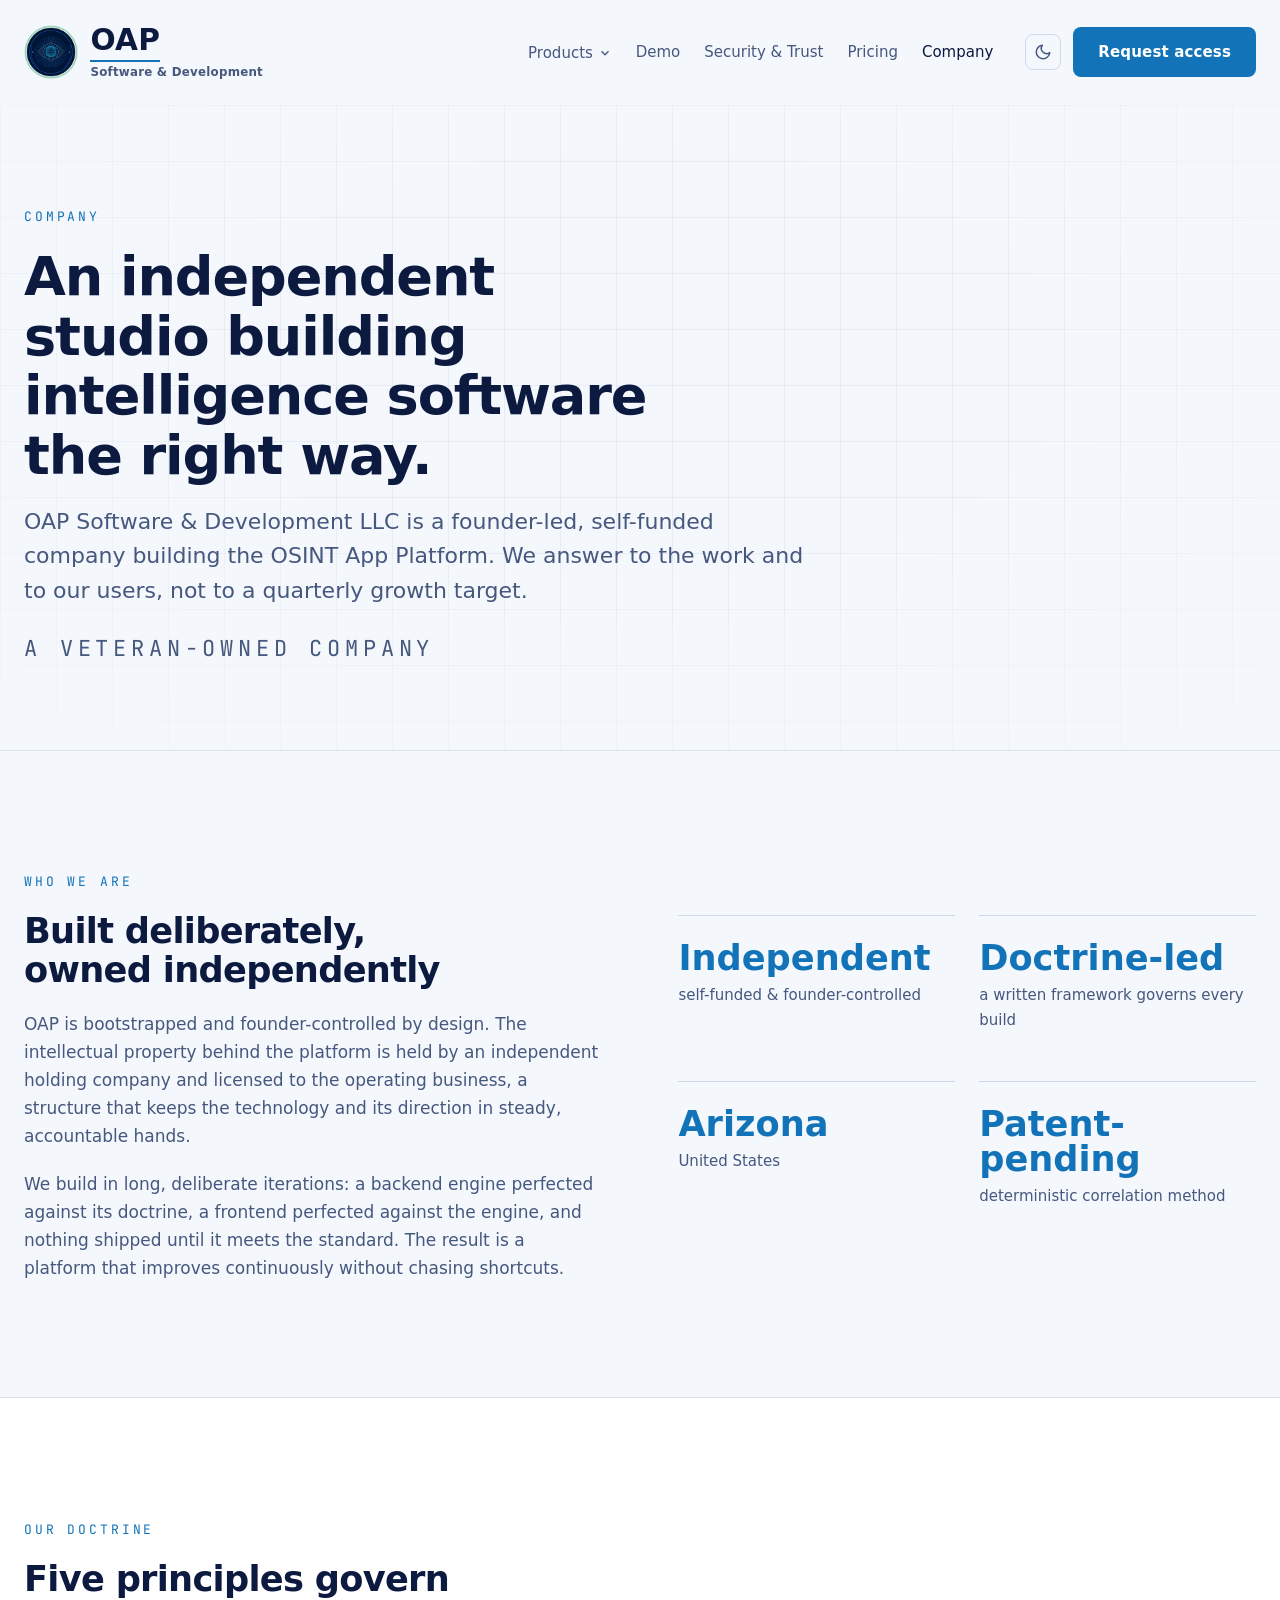
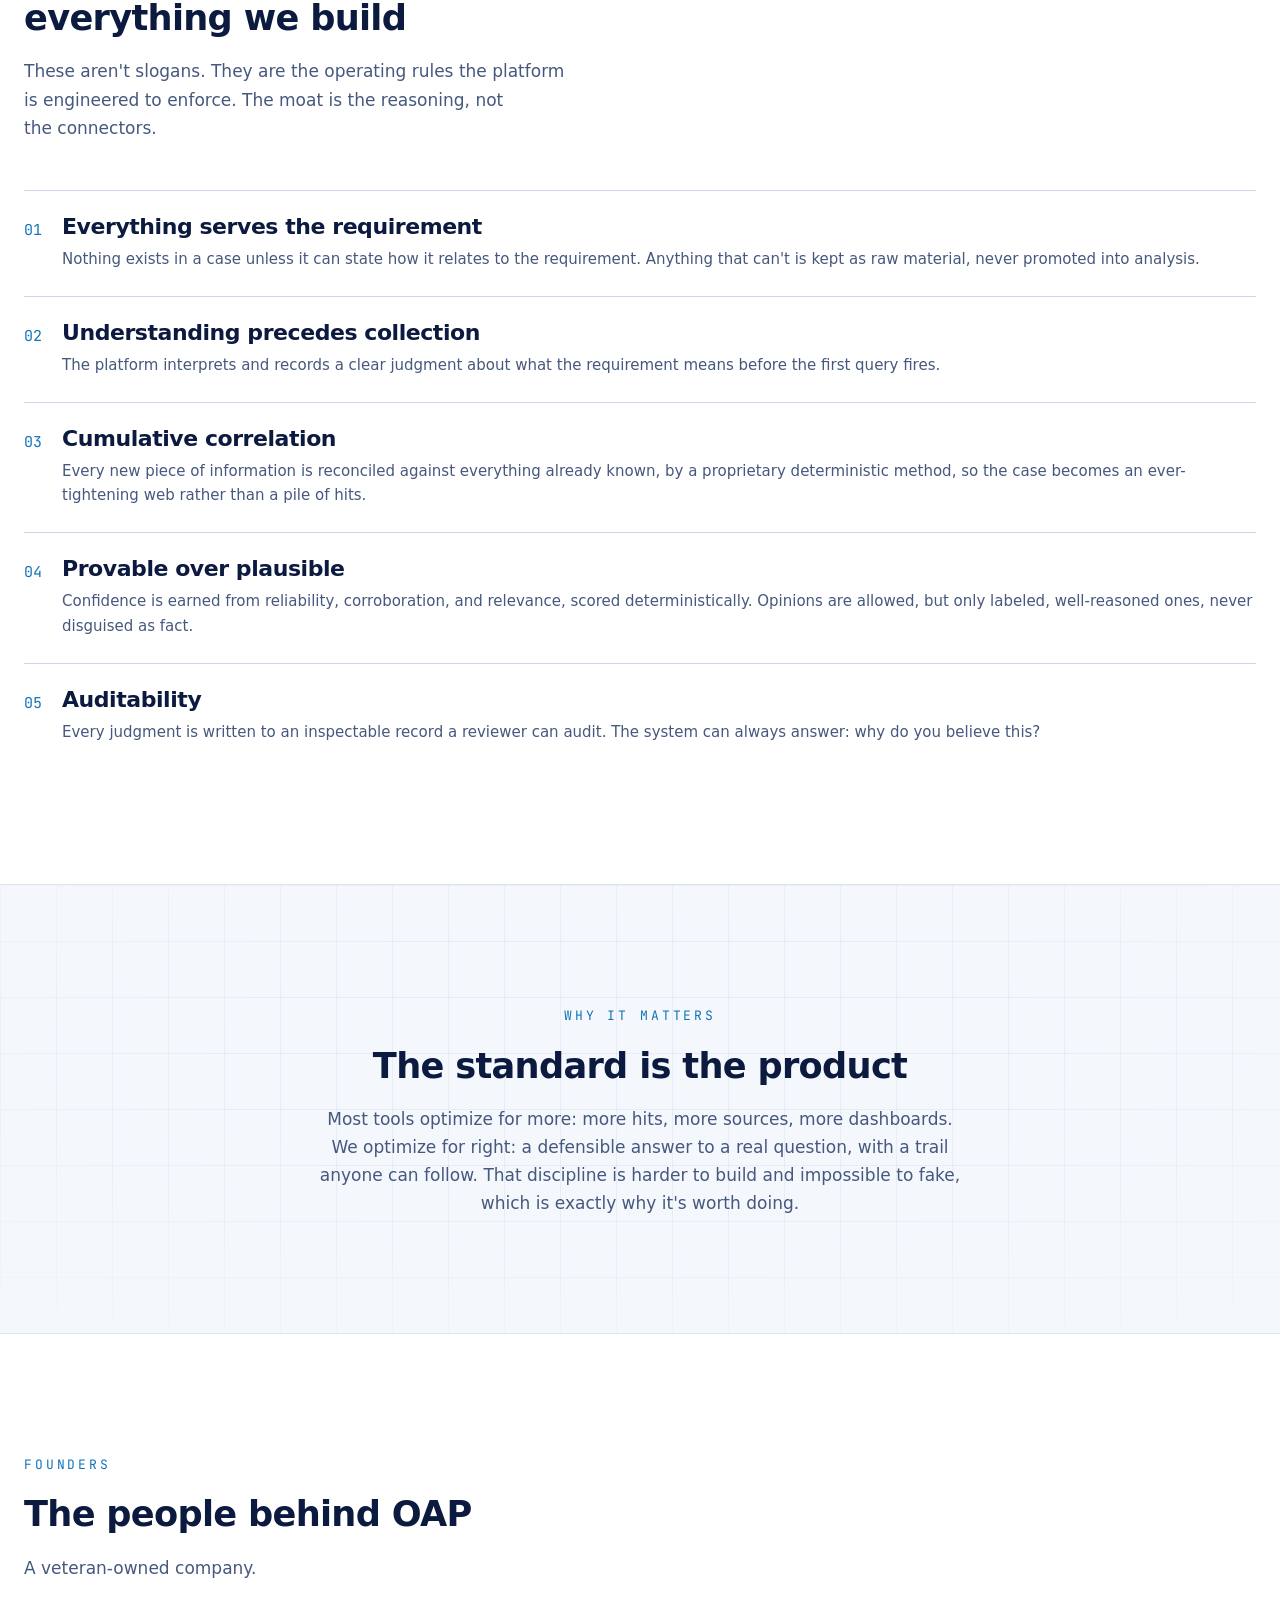
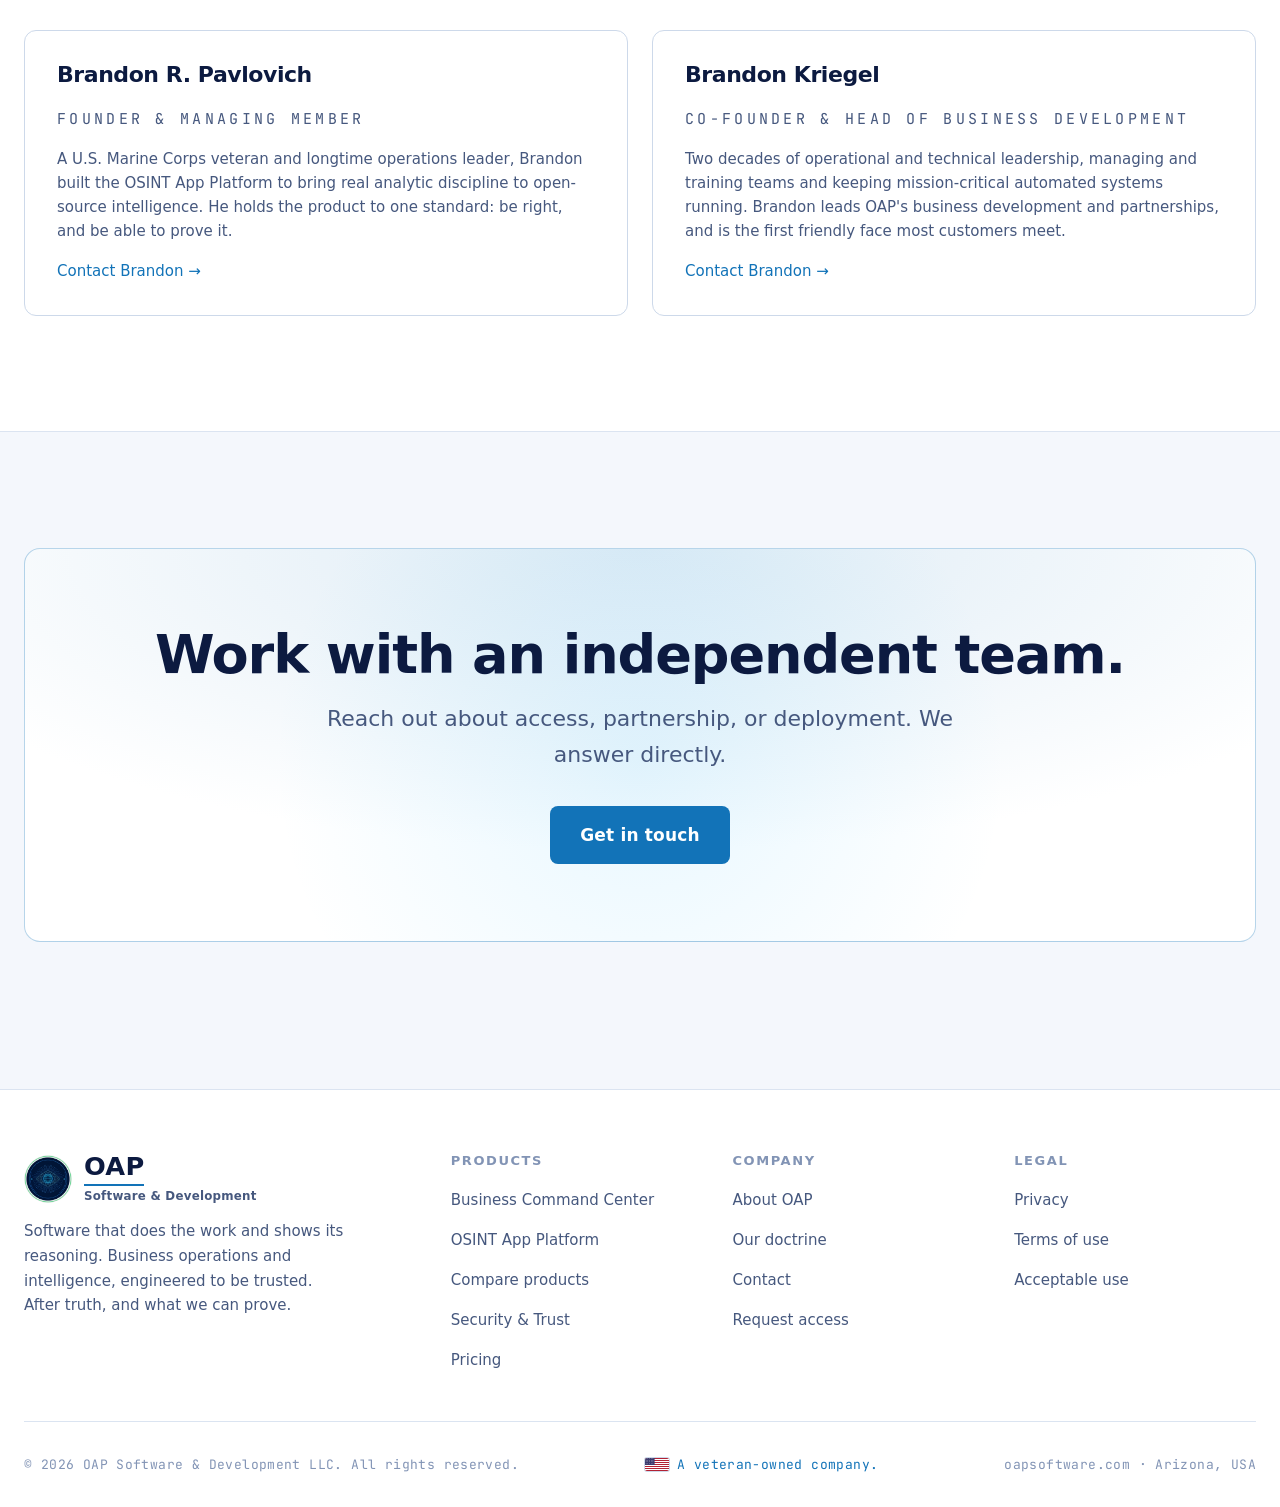
<file: company.html>
<!DOCTYPE html>
<html lang="en" data-theme="dark">
<head>
  <meta charset="UTF-8" />
  <meta name="viewport" content="width=device-width, initial-scale=1.0" />
  <title>Company | OAP Software & Development LLC</title>
  <meta name="description" content="OAP Software & Development LLC is a founder-led, veteran-owned, self-funded company building the Business Command Center and the OSINT App Platform under a written doctrine: requirement-first, provable, and fully auditable." />
  <meta name="keywords" content="OAP Software & Development, veteran-owned software company, founder-led, Arizona software company, business intelligence company" />
  <meta name="robots" content="index, follow, max-image-preview:large" />
  <meta name="author" content="OAP Software & Development LLC" />
  <meta name="theme-color" content="#0C1A40" />
  <link rel="canonical" href="https://oapsoftware.com/company.html" />
  <meta property="og:type" content="website" />
  <meta property="og:site_name" content="OAP Software & Development" />
  <meta property="og:locale" content="en_US" />
  <meta property="og:title" content="Company | OAP Software & Development LLC" />
  <meta property="og:description" content="OAP Software & Development LLC is a founder-led, veteran-owned, self-funded company building the Business Command Center and the OSINT App Platform under a written doctrine: requirement-first, provable, and fully auditable." />
  <meta property="og:url" content="https://oapsoftware.com/company.html" />
  <meta property="og:image" content="https://oapsoftware.com/assets/brand/oap-avatar.png" />
  <meta property="og:image:alt" content="OAP Software & Development" />
  <meta name="twitter:card" content="summary_large_image" />
  <meta name="twitter:title" content="Company | OAP Software & Development LLC" />
  <meta name="twitter:description" content="OAP Software & Development LLC is a founder-led, veteran-owned, self-funded company building the Business Command Center and the OSINT App Platform under a written doctrine: requirement-first, provable, and fully auditable." />
  <meta name="twitter:image" content="https://oapsoftware.com/assets/brand/oap-avatar.png" />
  <link rel="preconnect" href="https://api.fontshare.com" />
  <link rel="preconnect" href="https://fonts.googleapis.com" />
  <link rel="preconnect" href="https://fonts.gstatic.com" crossorigin />
  <link href="https://api.fontshare.com/v2/css?f[]=cabinet-grotesk@500,700,800&f[]=satoshi@400,500,700&f[]=general-sans@500,600&display=swap" rel="stylesheet" />
  <link href="https://fonts.googleapis.com/css2?family=JetBrains+Mono:wght@400;500&display=swap" rel="stylesheet" />
  <link rel="stylesheet" href="css/style.css" />
  <link rel="icon" href="favicon.ico" sizes="any" />
  <link rel="icon" type="image/png" sizes="32x32" href="assets/brand/favicon-32.png" />
  <link rel="icon" type="image/png" sizes="16x16" href="assets/brand/favicon-16.png" />
  <link rel="apple-touch-icon" sizes="180x180" href="assets/brand/favicon-180.png" />
  <script type="application/ld+json">
  {"@context":"https://schema.org","@type":"Organization","name":"OAP Software & Development LLC","alternateName":"OAP","url":"https://oapsoftware.com","logo":"https://oapsoftware.com/assets/brand/oap-avatar.png","description":"OAP Software & Development builds the OAP Business Command Center, an AI-run business operations platform, and the OSINT App Platform, a requirement-driven open-source intelligence engine.","foundingLocation":{"@type":"Place","address":{"@type":"PostalAddress","addressRegion":"AZ","addressCountry":"US"}},"sameAs":["https://www.linkedin.com/company/oapsoftware/"]}
  </script>
</head>
<body>
  <header class="header">
    <div class="container">
      <nav class="nav" aria-label="Primary">
        <a href="index.html" class="nav__brand" aria-label="OAP Software and Development home">
          <img class="brand-emblem" src="assets/brand/oap-emblem-green.png" alt="OAP" width="120" height="120" />
          <span class="brand-wordmark">
            <span class="brand-name">OAP</span>
            <span class="brand-tag">Software &amp; Development</span>
          </span>
        </a>
        <div class="nav__links" id="nav-links">
          <div class="nav__dropdown">
            <a href="products.html" class="nav__dropdown-trigger" aria-haspopup="true">Products
              <svg width="14" height="14" viewBox="0 0 24 24" fill="none" stroke="currentColor" stroke-width="2.2" aria-hidden="true"><path d="m6 9 6 6 6-6"/></svg>
            </a>
            <div class="nav__menu" role="menu">
              <a href="business-command-center.html" role="menuitem">
                <span class="nav__menu-title">Business Command Center</span>
                <span class="nav__menu-desc">AI that runs the back office. You approve.</span>
              </a>
              <a href="platform.html" role="menuitem">
                <span class="nav__menu-title">OSINT App Platform</span>
                <span class="nav__menu-desc">Requirement-driven intelligence, fully auditable.</span>
              </a>
              <a href="products.html" role="menuitem" class="nav__menu-all">Compare both products &rarr;</a>
            </div>
          </div>
          <a href="demo.html">Demo</a>
          <a href="security.html">Security &amp; Trust</a>
          <a href="pricing.html">Pricing</a>
          <a href="company.html" class="is-active">Company</a>
          <a href="contact.html" class="btn btn--primary nav__cta-mobile" style="margin-top:1rem;">Request access</a>
        </div>
        <div class="nav__actions">
          <button class="theme-toggle" data-theme-toggle aria-label="Switch color theme"></button>
          <a href="contact.html" class="btn btn--primary nav__cta-desktop">Request access</a>
          <button class="nav__toggle" aria-label="Toggle menu" aria-expanded="false" aria-controls="nav-links">
            <svg width="20" height="20" viewBox="0 0 24 24" fill="none" stroke="currentColor" stroke-width="2"><line x1="3" y1="6" x2="21" y2="6"/><line x1="3" y1="12" x2="21" y2="12"/><line x1="3" y1="18" x2="21" y2="18"/></svg>
          </button>
        </div>
      </nav>
    </div>
  </header>
  <main>

    <section class="page-hero grid-bg">
      <div class="container">
        <span class="eyebrow">Company</span>
        <h1>An independent studio building intelligence software the right way.</h1>
        <p>OAP Software &amp; Development LLC is a founder-led, self-funded company building the OSINT App Platform. We answer to the work and to our users, not to a quarterly growth target.</p>
        <p class="eyebrow" style="margin-top:var(--space-6);">A veteran-owned company</p>
      </div>
    </section>

    <section class="section">
      <div class="container">
        <div class="split">
          <div class="reveal">
            <span class="eyebrow">Who we are</span>
            <h2 class="section-title">Built deliberately, owned independently</h2>
            <p class="muted" style="margin-bottom:var(--space-5);">OAP is bootstrapped and founder-controlled by design. The intellectual property behind the platform is held by an independent holding company and licensed to the operating business, a structure that keeps the technology and its direction in steady, accountable hands.</p>
            <p class="muted">We build in long, deliberate iterations: a backend engine perfected against its doctrine, a frontend perfected against the engine, and nothing shipped until it meets the standard. The result is a platform that improves continuously without chasing shortcuts.</p>
          </div>
          <div class="split__media reveal">
            <div class="stats" style="grid-template-columns:1fr 1fr;">
              <div class="stat"><div class="stat__num">Independent</div><div class="stat__label">self-funded &amp; founder-controlled</div></div>
              <div class="stat"><div class="stat__num">Doctrine-led</div><div class="stat__label">a written framework governs every build</div></div>
              <div class="stat"><div class="stat__num">Arizona</div><div class="stat__label">United States</div></div>
              <div class="stat"><div class="stat__num">Patent-pending</div><div class="stat__label">deterministic correlation method</div></div>
            </div>
          </div>
        </div>
      </div>
    </section>

    <section class="section" id="doctrine" style="background:var(--color-surface); border-block:1px solid var(--color-divider);">
      <div class="container">
        <div style="max-width:52ch; margin-bottom:var(--space-12);">
          <span class="eyebrow">Our doctrine</span>
          <h2 class="section-title">Five principles govern everything we build</h2>
          <p class="muted">These aren't slogans. They are the operating rules the platform is engineered to enforce. The moat is the reasoning, not the connectors.</p>
        </div>
        <div>
          <div class="principle reveal"><div class="principle__idx">01</div><div><h3>Everything serves the requirement</h3><p>Nothing exists in a case unless it can state how it relates to the requirement. Anything that can't is kept as raw material, never promoted into analysis.</p></div></div>
          <div class="principle reveal"><div class="principle__idx">02</div><div><h3>Understanding precedes collection</h3><p>The platform interprets and records a clear judgment about what the requirement means before the first query fires.</p></div></div>
          <div class="principle reveal"><div class="principle__idx">03</div><div><h3>Cumulative correlation</h3><p>Every new piece of information is reconciled against everything already known, by a proprietary deterministic method, so the case becomes an ever-tightening web rather than a pile of hits.</p></div></div>
          <div class="principle reveal"><div class="principle__idx">04</div><div><h3>Provable over plausible</h3><p>Confidence is earned from reliability, corroboration, and relevance, scored deterministically. Opinions are allowed, but only labeled, well-reasoned ones, never disguised as fact.</p></div></div>
          <div class="principle reveal"><div class="principle__idx">05</div><div><h3>Auditability</h3><p>Every judgment is written to an inspectable record a reviewer can audit. The system can always answer: why do you believe this?</p></div></div>
        </div>
      </div>
    </section>

    <section class="section grid-bg">
      <div class="container container--default" style="text-align:center;">
        <span class="eyebrow" style="justify-content:center;">Why it matters</span>
        <h2 class="section-title" style="margin-inline:auto;">The standard is the product</h2>
        <p class="muted" style="max-width:60ch; margin-inline:auto;">Most tools optimize for more: more hits, more sources, more dashboards. We optimize for right: a defensible answer to a real question, with a trail anyone can follow. That discipline is harder to build and impossible to fake, which is exactly why it's worth doing.</p>
      </div>
    </section>

    <!-- ===== FOUNDERS ===== -->
    <section class="section" style="background:var(--color-surface); border-block:1px solid var(--color-divider);">
      <div class="container">
        <div style="max-width:50ch; margin-bottom:var(--space-12);">
          <span class="eyebrow">Founders</span>
          <h2 class="section-title">The people behind OAP</h2>
          <p class="muted" style="margin-top:var(--space-3);">A veteran-owned company.</p>
        </div>
        <div class="grid grid--2">
          <div class="card reveal">
            <h3>Brandon R. Pavlovich</h3>
            <p class="eyebrow" style="margin:var(--space-2) 0 var(--space-4);">Founder &amp; Managing Member</p>
            <p class="muted">A U.S. Marine Corps veteran and longtime operations leader, Brandon built the OSINT App Platform to bring real analytic discipline to open-source intelligence. He holds the product to one standard: be right, and be able to prove it.</p>
            <p style="margin-top:var(--space-4); font-size:var(--text-sm);"><a href="contact.html" style="color:var(--color-primary);">Contact Brandon →</a></p>
          </div>
          <div class="card reveal">
            <h3>Brandon Kriegel</h3>
            <p class="eyebrow" style="margin:var(--space-2) 0 var(--space-4);">Co-Founder &amp; Head of Business Development</p>
            <p class="muted">Two decades of operational and technical leadership, managing and training teams and keeping mission-critical automated systems running. Brandon leads OAP's business development and partnerships, and is the first friendly face most customers meet.</p>
            <p style="margin-top:var(--space-4); font-size:var(--text-sm);"><a href="contact.html" style="color:var(--color-primary);">Contact Brandon →</a></p>
          </div>
        </div>
      </div>
    </section>
    <!-- ===== END FOUNDERS ===== -->

    <section class="section">
      <div class="container">
        <div class="cta-band reveal">
          <h2>Work with an independent team.</h2>
          <p>Reach out about access, partnership, or deployment. We answer directly.</p>
          <div class="hero__actions"><a href="contact.html" class="btn btn--primary btn--lg">Get in touch</a></div>
        </div>
      </div>
    </section>

  </main>
  <footer class="footer">
    <div class="container">
      <div class="footer__grid">
        <div class="footer__brand">
          <a href="index.html" class="nav__brand">
            <img class="brand-emblem" src="assets/brand/oap-emblem-green.png" alt="OAP" width="120" height="120" />
            <span class="brand-wordmark">
              <span class="brand-name">OAP</span>
              <span class="brand-tag">Software &amp; Development</span>
            </span>
          </a>
          <p>Software that does the work and shows its reasoning. Business operations and intelligence, engineered to be trusted. After truth, and what we can prove.</p>
        </div>
        <div><h4>Products</h4><ul role="list"><li><a href="business-command-center.html">Business Command Center</a></li><li><a href="platform.html">OSINT App Platform</a></li><li><a href="products.html">Compare products</a></li><li><a href="security.html">Security &amp; Trust</a></li><li><a href="pricing.html">Pricing</a></li></ul></div>
        <div><h4>Company</h4><ul role="list"><li><a href="company.html">About OAP</a></li><li><a href="company.html#doctrine">Our doctrine</a></li><li><a href="contact.html">Contact</a></li><li><a href="contact.html">Request access</a></li></ul></div>
        <div><h4>Legal</h4><ul role="list"><li><a href="privacy.html">Privacy</a></li><li><a href="terms.html">Terms of use</a></li><li><a href="legal.html#acceptable-use">Acceptable use</a></li></ul></div>
      </div>
      <div class="footer__bottom">
        <span>© 2026 OAP Software &amp; Development LLC. All rights reserved.</span>
        <span class="vet-line"><svg class="us-flag" viewBox="0 0 24 13" width="24" height="13" role="img" aria-label="United States flag"><rect width="24" height="13" fill="#FFFFFF"/><rect x="0" y="0" width="24" height="1" fill="#B22234"/><rect x="0" y="2" width="24" height="1" fill="#B22234"/><rect x="0" y="4" width="24" height="1" fill="#B22234"/><rect x="0" y="6" width="24" height="1" fill="#B22234"/><rect x="0" y="8" width="24" height="1" fill="#B22234"/><rect x="0" y="10" width="24" height="1" fill="#B22234"/><rect x="0" y="12" width="24" height="1" fill="#B22234"/><rect x="0" y="0" width="9.6" height="7" fill="#3C3B6E"/><g fill="#FFFFFF"><circle cx="1.1" cy="0.8" r="0.32"/><circle cx="2.8" cy="0.8" r="0.32"/><circle cx="4.5" cy="0.8" r="0.32"/><circle cx="6.2" cy="0.8" r="0.32"/><circle cx="7.9" cy="0.8" r="0.32"/><circle cx="1.1" cy="2.3" r="0.32"/><circle cx="2.8" cy="2.3" r="0.32"/><circle cx="4.5" cy="2.3" r="0.32"/><circle cx="6.2" cy="2.3" r="0.32"/><circle cx="7.9" cy="2.3" r="0.32"/><circle cx="1.1" cy="3.8" r="0.32"/><circle cx="2.8" cy="3.8" r="0.32"/><circle cx="4.5" cy="3.8" r="0.32"/><circle cx="6.2" cy="3.8" r="0.32"/><circle cx="7.9" cy="3.8" r="0.32"/><circle cx="1.1" cy="5.3" r="0.32"/><circle cx="2.8" cy="5.3" r="0.32"/><circle cx="4.5" cy="5.3" r="0.32"/><circle cx="6.2" cy="5.3" r="0.32"/><circle cx="7.9" cy="5.3" r="0.32"/></g></svg><span style="color:var(--color-primary);">A veteran-owned company.</span></span>
        <span>oapsoftware.com · Arizona, USA</span>
      </div>
    </div>
  </footer>

  <script src="js/main.js"></script>
</body>
</html>
</file>
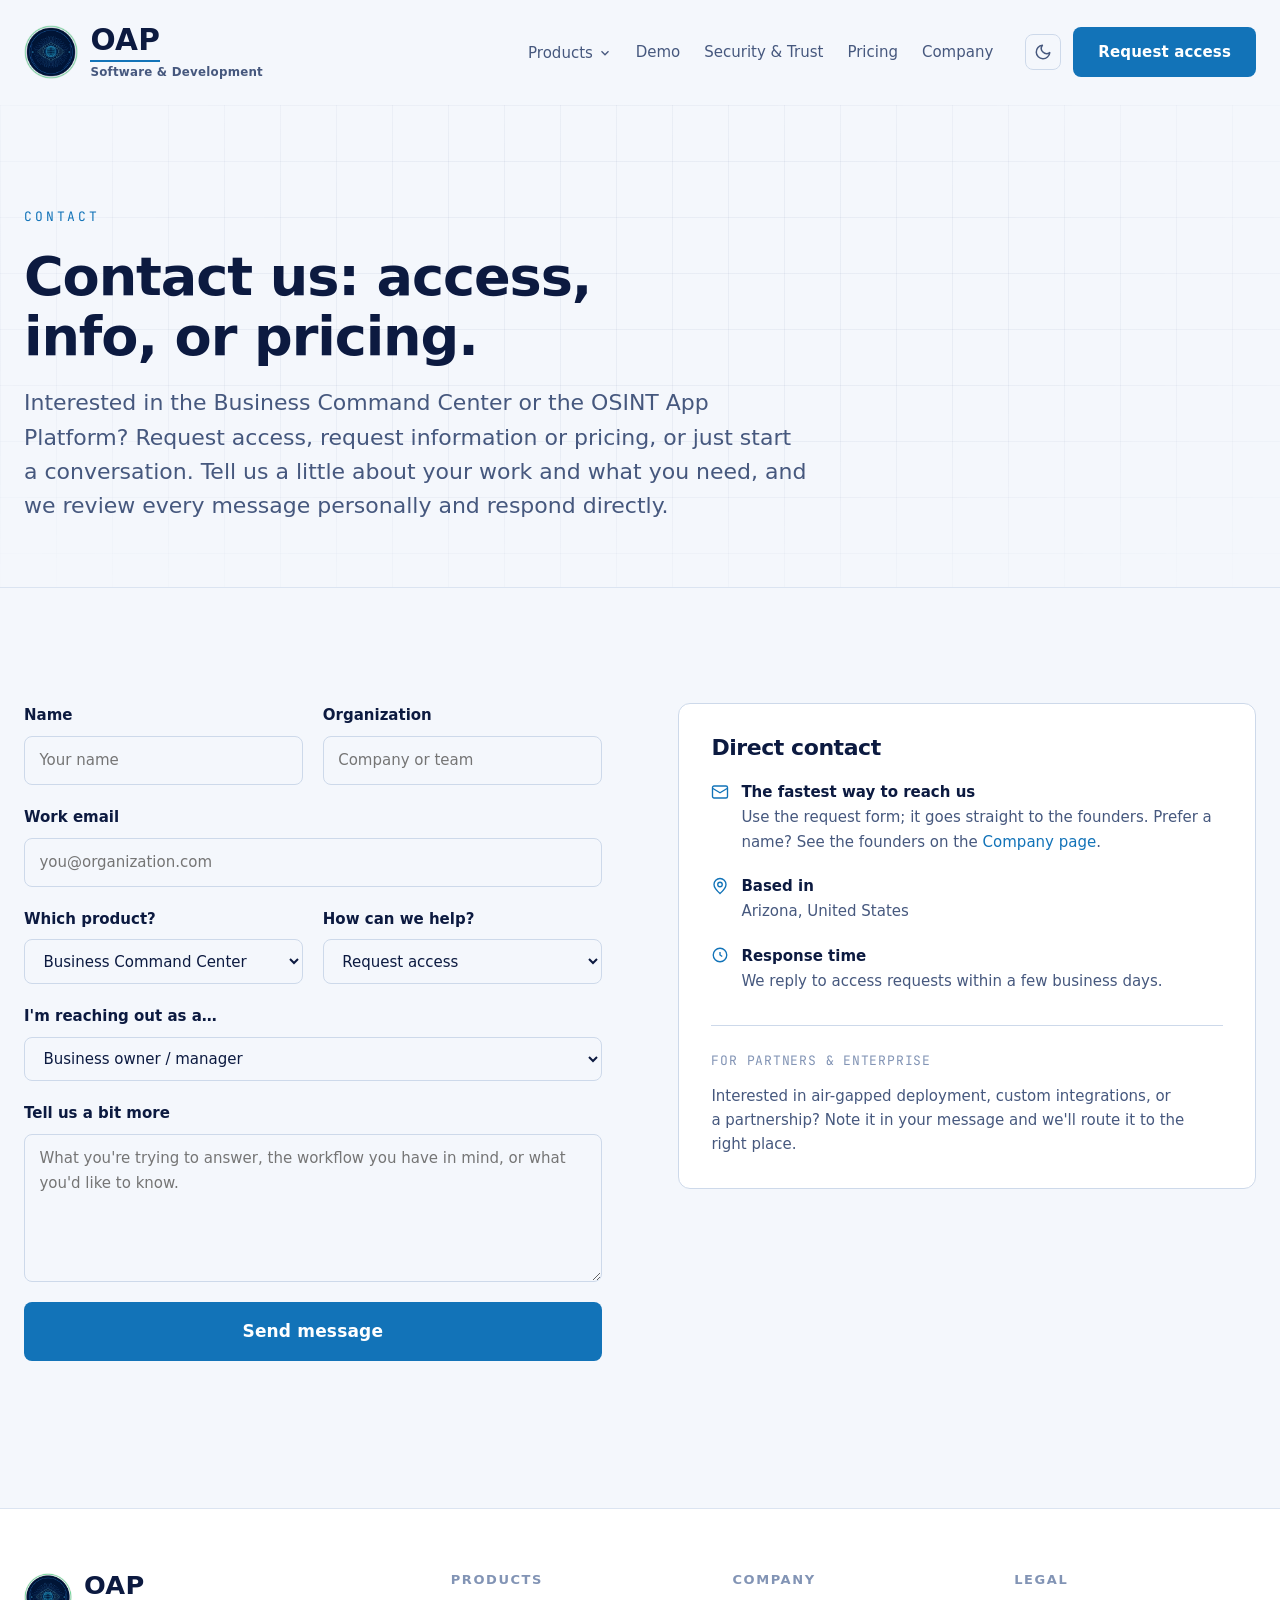
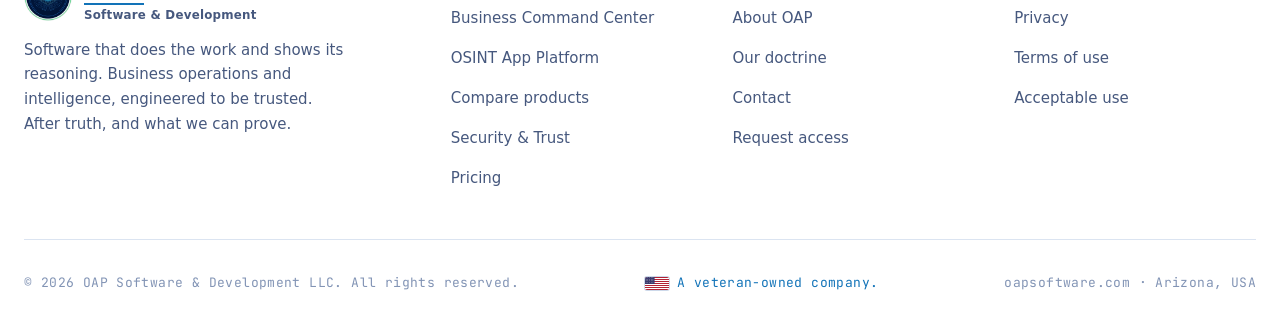
<file: contact.html>
<!DOCTYPE html>
<html lang="en" data-theme="dark">
<head>
  <meta charset="UTF-8" />
  <meta name="viewport" content="width=device-width, initial-scale=1.0" />
  <title>Contact & Request Access | OAP Software & Development</title>
  <meta name="description" content="Request access to the OAP Business Command Center or the OSINT App Platform, or request information and pricing. We review every request personally." />
  <meta name="keywords" content="contact OAP, request access, Business Command Center demo, OSINT App Platform access, request pricing" />
  <meta name="robots" content="index, follow, max-image-preview:large" />
  <meta name="author" content="OAP Software & Development LLC" />
  <meta name="theme-color" content="#0C1A40" />
  <link rel="canonical" href="https://oapsoftware.com/contact.html" />
  <meta property="og:type" content="website" />
  <meta property="og:site_name" content="OAP Software & Development" />
  <meta property="og:locale" content="en_US" />
  <meta property="og:title" content="Contact & Request Access | OAP Software & Development" />
  <meta property="og:description" content="Request access to the OAP Business Command Center or the OSINT App Platform, or request information and pricing. We review every request personally." />
  <meta property="og:url" content="https://oapsoftware.com/contact.html" />
  <meta property="og:image" content="https://oapsoftware.com/assets/brand/oap-avatar.png" />
  <meta property="og:image:alt" content="OAP Software & Development" />
  <meta name="twitter:card" content="summary_large_image" />
  <meta name="twitter:title" content="Contact & Request Access | OAP Software & Development" />
  <meta name="twitter:description" content="Request access to the OAP Business Command Center or the OSINT App Platform, or request information and pricing. We review every request personally." />
  <meta name="twitter:image" content="https://oapsoftware.com/assets/brand/oap-avatar.png" />
  <link rel="preconnect" href="https://api.fontshare.com" />
  <link rel="preconnect" href="https://fonts.googleapis.com" />
  <link rel="preconnect" href="https://fonts.gstatic.com" crossorigin />
  <link href="https://api.fontshare.com/v2/css?f[]=cabinet-grotesk@500,700,800&f[]=satoshi@400,500,700&f[]=general-sans@500,600&display=swap" rel="stylesheet" />
  <link href="https://fonts.googleapis.com/css2?family=JetBrains+Mono:wght@400;500&display=swap" rel="stylesheet" />
  <link rel="stylesheet" href="css/style.css" />
  <link rel="icon" href="favicon.ico" sizes="any" />
  <link rel="icon" type="image/png" sizes="32x32" href="assets/brand/favicon-32.png" />
  <link rel="icon" type="image/png" sizes="16x16" href="assets/brand/favicon-16.png" />
  <link rel="apple-touch-icon" sizes="180x180" href="assets/brand/favicon-180.png" />
  <script type="application/ld+json">
  {"@context":"https://schema.org","@type":"Organization","name":"OAP Software & Development LLC","alternateName":"OAP","url":"https://oapsoftware.com","logo":"https://oapsoftware.com/assets/brand/oap-avatar.png","description":"OAP Software & Development builds the OAP Business Command Center, an AI-run business operations platform, and the OSINT App Platform, a requirement-driven open-source intelligence engine.","foundingLocation":{"@type":"Place","address":{"@type":"PostalAddress","addressRegion":"AZ","addressCountry":"US"}},"sameAs":["https://www.linkedin.com/company/oapsoftware/"]}
  </script>
</head>
<body>
  <header class="header">
    <div class="container">
      <nav class="nav" aria-label="Primary">
        <a href="index.html" class="nav__brand" aria-label="OAP Software and Development home">
          <img class="brand-emblem" src="assets/brand/oap-emblem-green.png" alt="OAP" width="120" height="120" />
          <span class="brand-wordmark">
            <span class="brand-name">OAP</span>
            <span class="brand-tag">Software &amp; Development</span>
          </span>
        </a>
        <div class="nav__links" id="nav-links">
          <div class="nav__dropdown">
            <a href="products.html" class="nav__dropdown-trigger" aria-haspopup="true">Products
              <svg width="14" height="14" viewBox="0 0 24 24" fill="none" stroke="currentColor" stroke-width="2.2" aria-hidden="true"><path d="m6 9 6 6 6-6"/></svg>
            </a>
            <div class="nav__menu" role="menu">
              <a href="business-command-center.html" role="menuitem">
                <span class="nav__menu-title">Business Command Center</span>
                <span class="nav__menu-desc">AI that runs the back office. You approve.</span>
              </a>
              <a href="platform.html" role="menuitem">
                <span class="nav__menu-title">OSINT App Platform</span>
                <span class="nav__menu-desc">Requirement-driven intelligence, fully auditable.</span>
              </a>
              <a href="products.html" role="menuitem" class="nav__menu-all">Compare both products &rarr;</a>
            </div>
          </div>
          <a href="demo.html">Demo</a>
          <a href="security.html">Security &amp; Trust</a>
          <a href="pricing.html">Pricing</a>
          <a href="company.html">Company</a>
          <a href="contact.html" class="btn btn--primary nav__cta-mobile" style="margin-top:1rem;">Request access</a>
        </div>
        <div class="nav__actions">
          <button class="theme-toggle" data-theme-toggle aria-label="Switch color theme"></button>
          <a href="contact.html" class="btn btn--primary nav__cta-desktop">Request access</a>
          <button class="nav__toggle" aria-label="Toggle menu" aria-expanded="false" aria-controls="nav-links">
            <svg width="20" height="20" viewBox="0 0 24 24" fill="none" stroke="currentColor" stroke-width="2"><line x1="3" y1="6" x2="21" y2="6"/><line x1="3" y1="12" x2="21" y2="12"/><line x1="3" y1="18" x2="21" y2="18"/></svg>
          </button>
        </div>
      </nav>
    </div>
  </header>
  <main>

    <section class="page-hero grid-bg">
      <div class="container">
        <span class="eyebrow">Contact</span>
        <h1>Contact us: access, info, or pricing.</h1>
        <p>Interested in the Business Command Center or the OSINT App Platform? Request access, request information or pricing, or just start a conversation. Tell us a little about your work and what you need, and we review every message personally and respond directly.</p>
      </div>
    </section>

    <section class="section">
      <div class="container">
        <div class="split" style="align-items:start;">
          <div class="reveal">
            <form id="access-form" class="form-grid" action="https://formspree.io/f/xwvjobjg" method="POST">
              <div class="field--row">
                <div class="field"><label for="name">Name</label><input id="name" name="name" type="text" required placeholder="Your name" /></div>
                <div class="field"><label for="org">Organization</label><input id="org" name="organization" type="text" placeholder="Company or team" /></div>
              </div>
              <div class="field"><label for="email">Work email</label><input id="email" name="email" type="email" required placeholder="you@organization.com" /></div>
              <div class="field--row">
                <div class="field"><label for="product">Which product?</label><select id="product" name="product"><option>Business Command Center</option><option>OSINT App Platform</option><option>Both / not sure yet</option></select></div>
                <div class="field"><label for="reason">How can we help?</label><select id="reason" name="reason"><option>Request access</option><option>Request information</option><option>Request pricing</option><option>Partnership / enterprise</option><option>General question</option></select></div>
              </div>
              <div class="field"><label for="role">I'm reaching out as a…</label><select id="role" name="role"><option>Business owner / manager</option><option>Operations / finance lead</option><option>Investigator / analyst</option><option>Intelligence or risk team</option><option>Researcher / educator</option><option>Other</option></select></div>
              <div class="field"><label for="msg">Tell us a bit more</label><textarea id="msg" name="message" rows="5" placeholder="What you're trying to answer, the workflow you have in mind, or what you'd like to know."></textarea></div>
              <input type="hidden" name="_subject" value="New OAP access request" />
              <input type="text" name="_gotcha" style="display:none" tabindex="-1" autocomplete="off" aria-hidden="true" />
              <button type="submit" class="btn btn--primary btn--lg">Send message</button>
              <p id="form-ok" hidden style="color:var(--color-primary); font-size:var(--text-sm);">Thanks. Your request has been sent. We'll be in touch at the email you provided.</p>
              <p id="form-err" hidden style="color:var(--color-warning); font-size:var(--text-sm);">Something went wrong. Please try again in a moment.</p>
            </form>
          </div>
          <div class="split__media reveal">
            <div class="card">
              <h3 style="font-size:var(--text-lg); margin-bottom:var(--space-5);">Direct contact</h3>
              <ul class="feature-list" style="gap:var(--space-5);">
                <li><svg class="ck" width="18" height="18" viewBox="0 0 24 24" fill="none" stroke="currentColor" stroke-width="1.8"><rect x="2" y="4" width="20" height="16" rx="2"/><path d="m2 7 10 6 10-6"/></svg><span><strong>The fastest way to reach us</strong><br/>Use the request form; it goes straight to the founders. Prefer a name? See the founders on the <a href="company.html" style="color:var(--color-primary);">Company page</a>.</span></li>
                <li><svg class="ck" width="18" height="18" viewBox="0 0 24 24" fill="none" stroke="currentColor" stroke-width="1.8"><circle cx="12" cy="10" r="3"/><path d="M12 2a8 8 0 0 0-8 8c0 5 8 12 8 12s8-7 8-12a8 8 0 0 0-8-8z"/></svg><span><strong>Based in</strong><br/>Arizona, United States</span></li>
                <li><svg class="ck" width="18" height="18" viewBox="0 0 24 24" fill="none" stroke="currentColor" stroke-width="1.8"><circle cx="12" cy="12" r="9"/><path d="M12 8v4l3 2"/></svg><span><strong>Response time</strong><br/>We reply to access requests within a few business days.</span></li>
              </ul>
              <div style="margin-top:var(--space-8); padding-top:var(--space-6); border-top:1px solid var(--color-border);">
                <span class="step__tag" style="margin:0 0 var(--space-3);">For partners &amp; enterprise</span>
                <p class="muted" style="font-size:var(--text-sm);">Interested in air-gapped deployment, custom integrations, or a partnership? Note it in your message and we'll route it to the right place.</p>
              </div>
            </div>
          </div>
        </div>
      </div>
    </section>

  </main>
  <footer class="footer">
    <div class="container">
      <div class="footer__grid">
        <div class="footer__brand">
          <a href="index.html" class="nav__brand">
            <img class="brand-emblem" src="assets/brand/oap-emblem-green.png" alt="OAP" width="120" height="120" />
            <span class="brand-wordmark">
              <span class="brand-name">OAP</span>
              <span class="brand-tag">Software &amp; Development</span>
            </span>
          </a>
          <p>Software that does the work and shows its reasoning. Business operations and intelligence, engineered to be trusted. After truth, and what we can prove.</p>
        </div>
        <div><h4>Products</h4><ul role="list"><li><a href="business-command-center.html">Business Command Center</a></li><li><a href="platform.html">OSINT App Platform</a></li><li><a href="products.html">Compare products</a></li><li><a href="security.html">Security &amp; Trust</a></li><li><a href="pricing.html">Pricing</a></li></ul></div>
        <div><h4>Company</h4><ul role="list"><li><a href="company.html">About OAP</a></li><li><a href="company.html#doctrine">Our doctrine</a></li><li><a href="contact.html">Contact</a></li><li><a href="contact.html">Request access</a></li></ul></div>
        <div><h4>Legal</h4><ul role="list"><li><a href="privacy.html">Privacy</a></li><li><a href="terms.html">Terms of use</a></li><li><a href="legal.html#acceptable-use">Acceptable use</a></li></ul></div>
      </div>
      <div class="footer__bottom">
        <span>© 2026 OAP Software &amp; Development LLC. All rights reserved.</span>
        <span class="vet-line"><svg class="us-flag" viewBox="0 0 24 13" width="24" height="13" role="img" aria-label="United States flag"><rect width="24" height="13" fill="#FFFFFF"/><rect x="0" y="0" width="24" height="1" fill="#B22234"/><rect x="0" y="2" width="24" height="1" fill="#B22234"/><rect x="0" y="4" width="24" height="1" fill="#B22234"/><rect x="0" y="6" width="24" height="1" fill="#B22234"/><rect x="0" y="8" width="24" height="1" fill="#B22234"/><rect x="0" y="10" width="24" height="1" fill="#B22234"/><rect x="0" y="12" width="24" height="1" fill="#B22234"/><rect x="0" y="0" width="9.6" height="7" fill="#3C3B6E"/><g fill="#FFFFFF"><circle cx="1.1" cy="0.8" r="0.32"/><circle cx="2.8" cy="0.8" r="0.32"/><circle cx="4.5" cy="0.8" r="0.32"/><circle cx="6.2" cy="0.8" r="0.32"/><circle cx="7.9" cy="0.8" r="0.32"/><circle cx="1.1" cy="2.3" r="0.32"/><circle cx="2.8" cy="2.3" r="0.32"/><circle cx="4.5" cy="2.3" r="0.32"/><circle cx="6.2" cy="2.3" r="0.32"/><circle cx="7.9" cy="2.3" r="0.32"/><circle cx="1.1" cy="3.8" r="0.32"/><circle cx="2.8" cy="3.8" r="0.32"/><circle cx="4.5" cy="3.8" r="0.32"/><circle cx="6.2" cy="3.8" r="0.32"/><circle cx="7.9" cy="3.8" r="0.32"/><circle cx="1.1" cy="5.3" r="0.32"/><circle cx="2.8" cy="5.3" r="0.32"/><circle cx="4.5" cy="5.3" r="0.32"/><circle cx="6.2" cy="5.3" r="0.32"/><circle cx="7.9" cy="5.3" r="0.32"/></g></svg><span style="color:var(--color-primary);">A veteran-owned company.</span></span>
        <span>oapsoftware.com · Arizona, USA</span>
      </div>
    </div>
  </footer>

  <script src="js/main.js"></script>
</body>
</html>
</file>
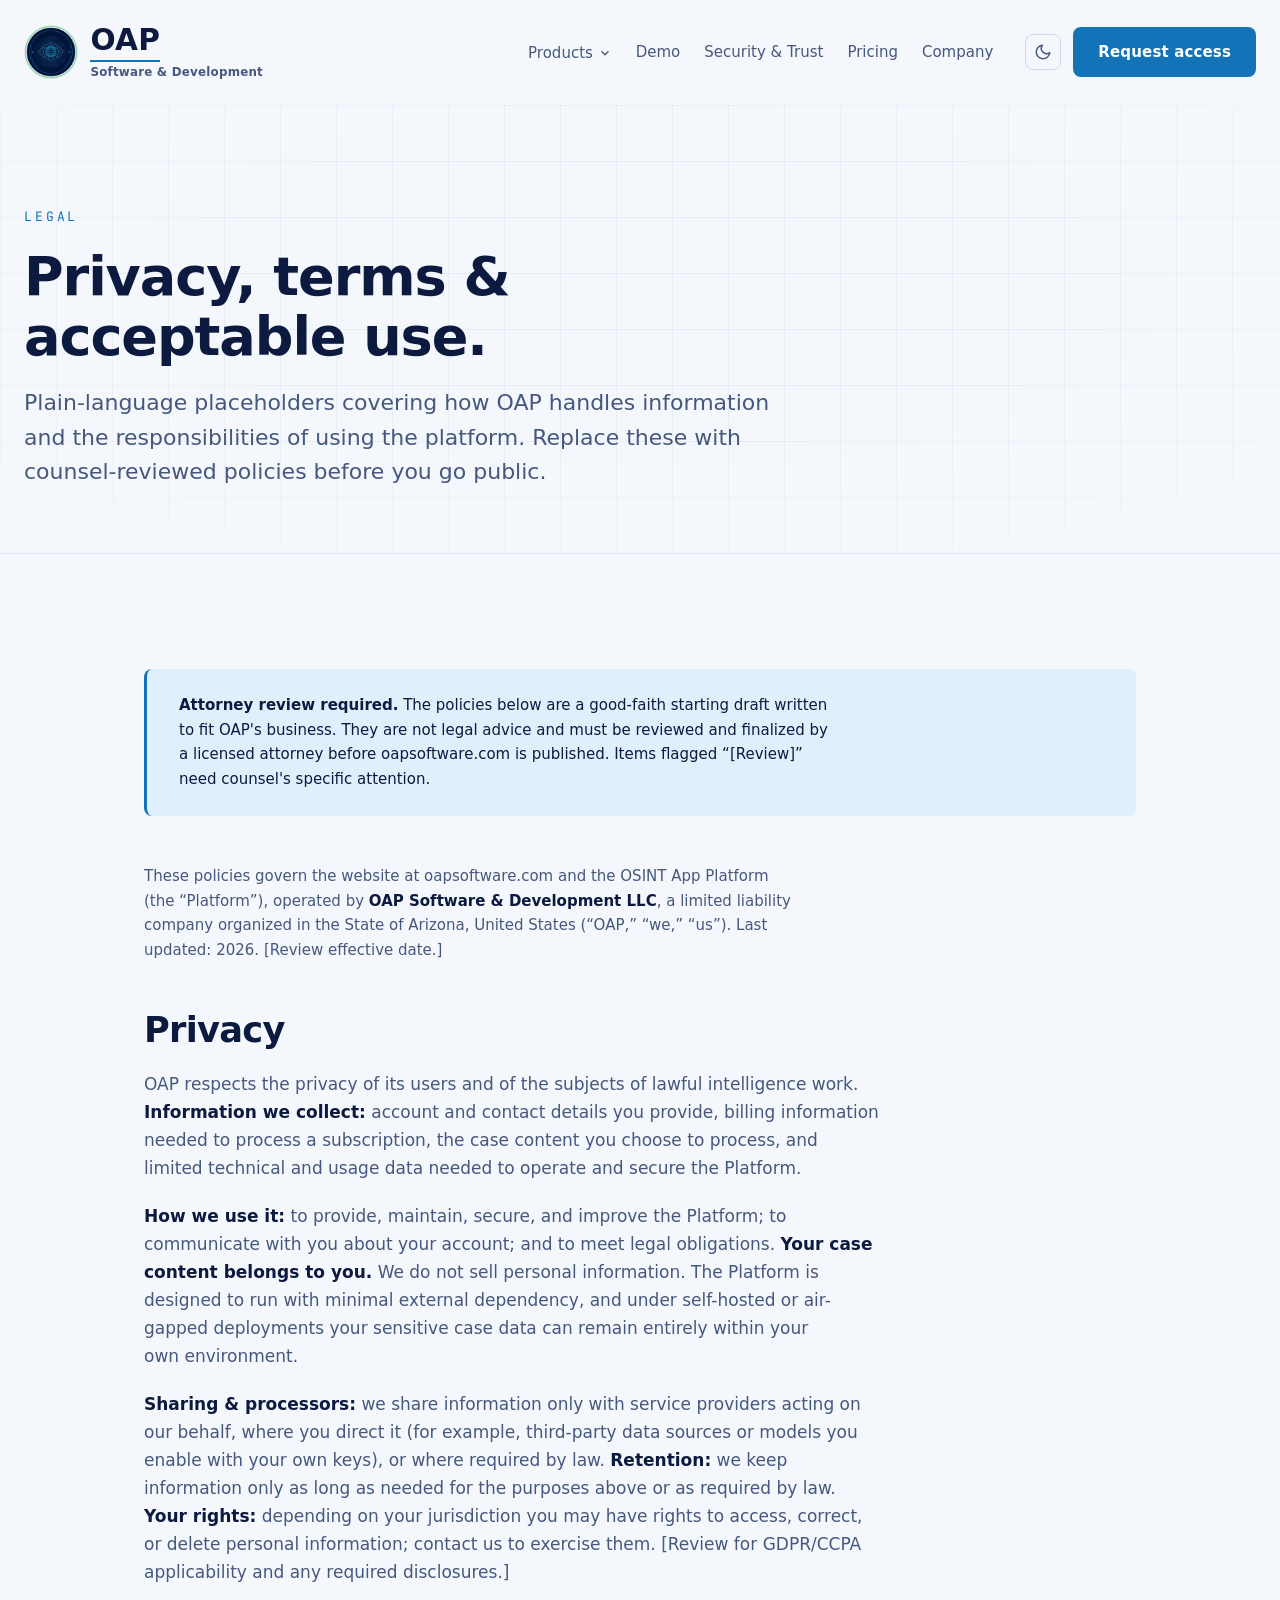
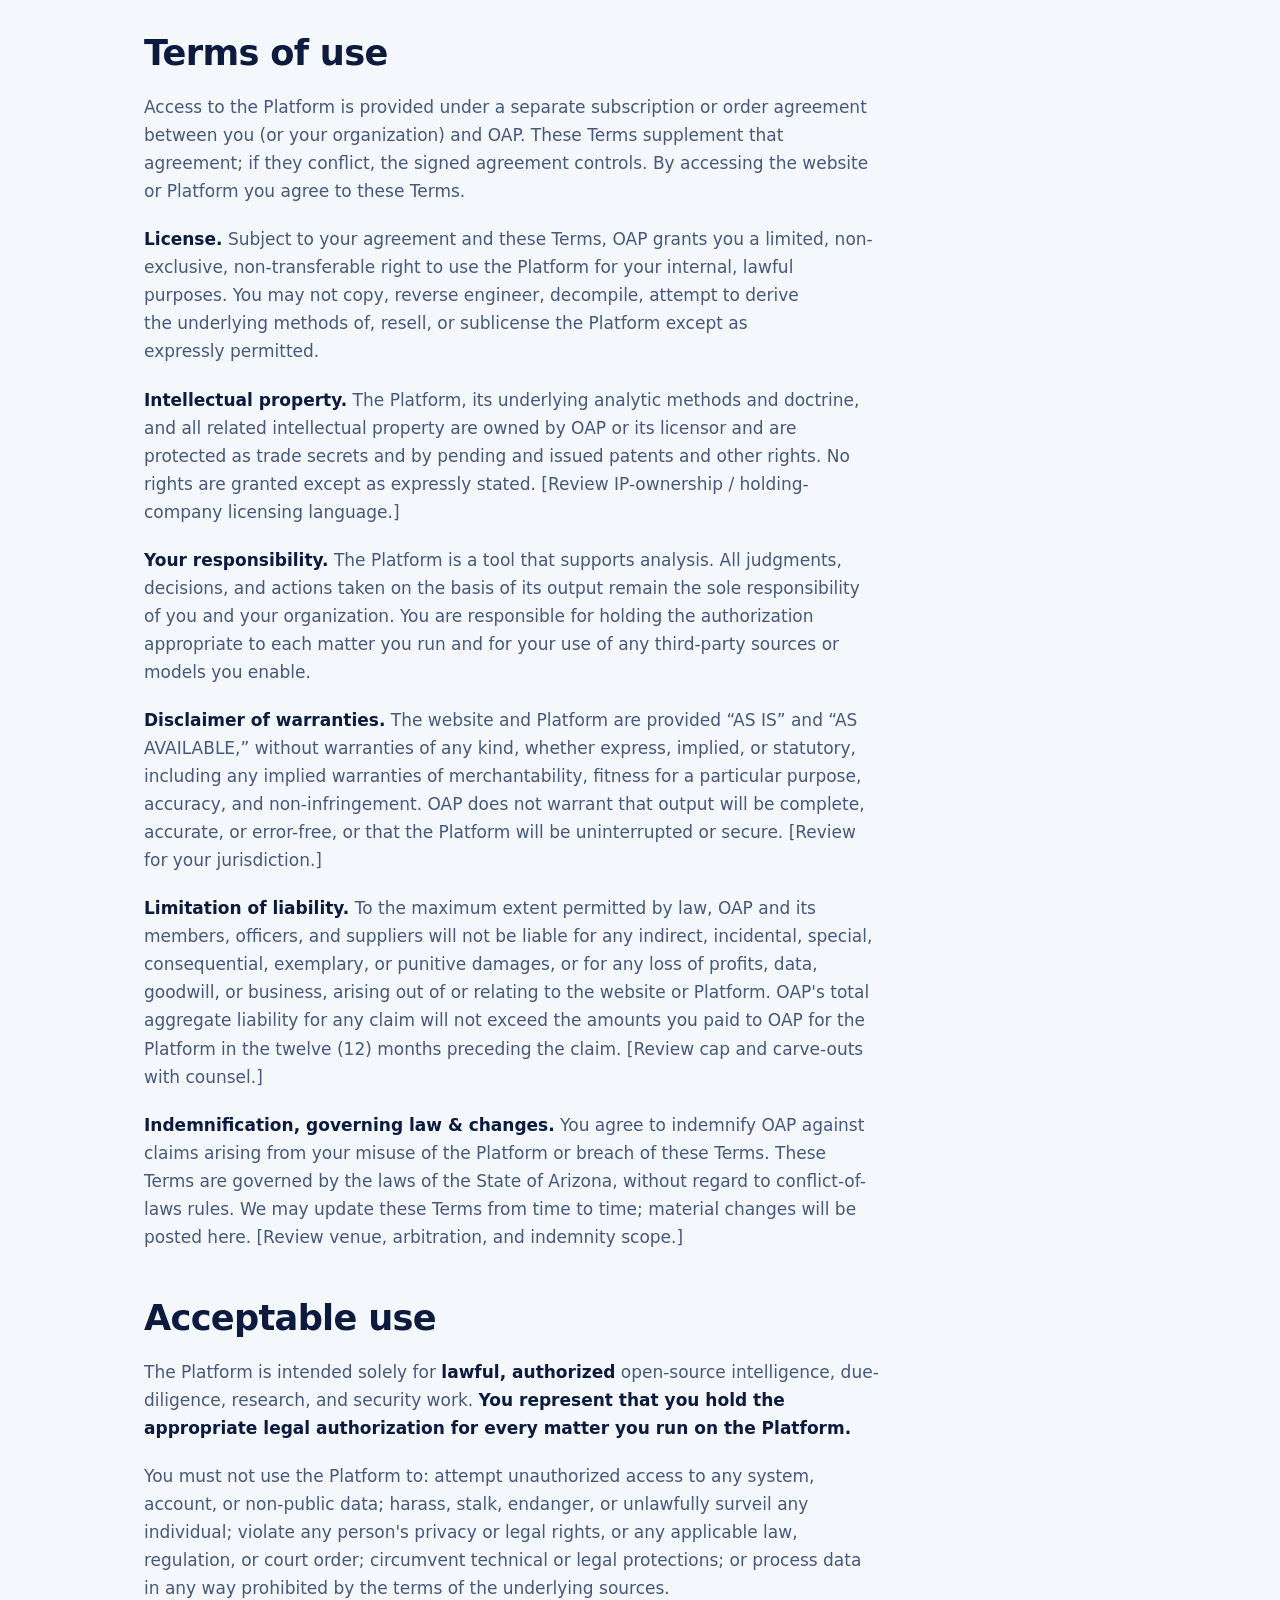
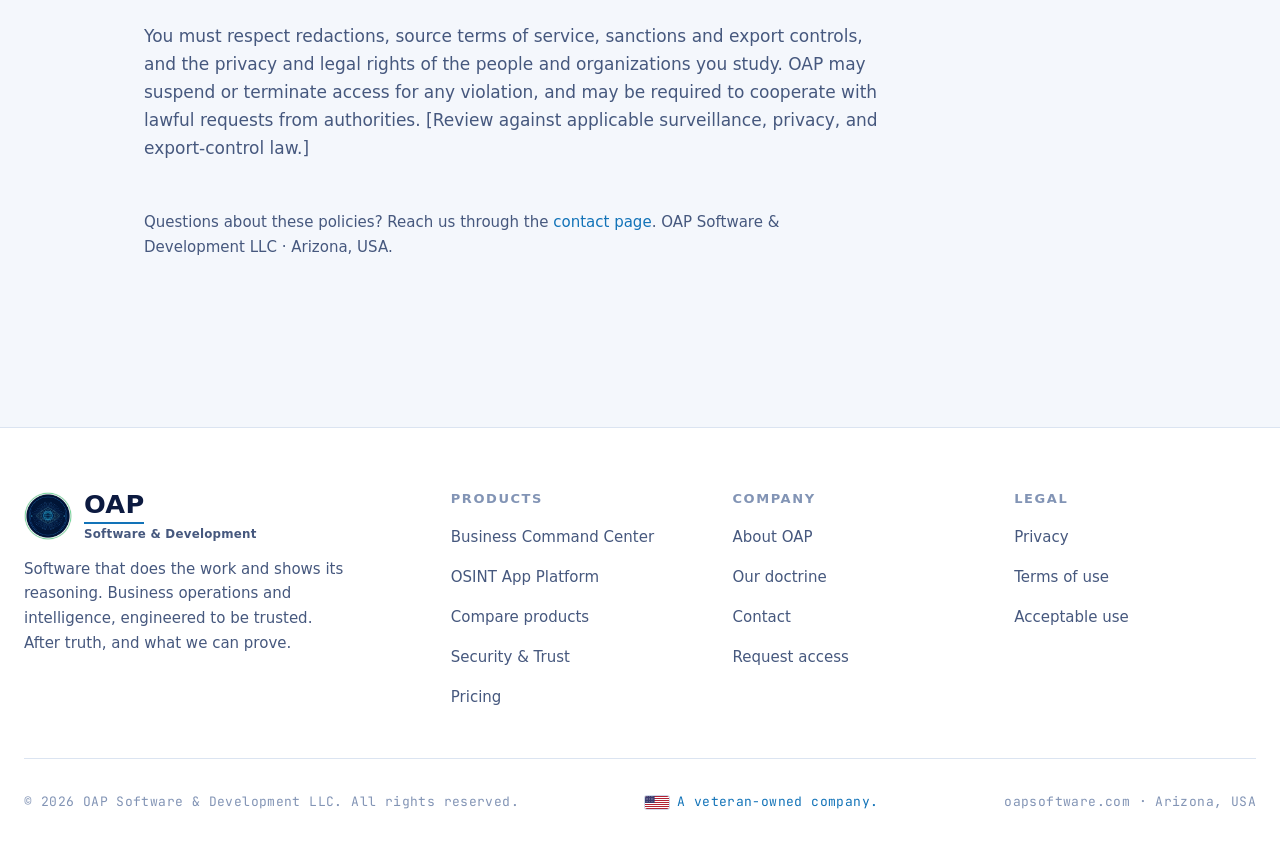
<file: legal.html>
<!DOCTYPE html>
<html lang="en" data-theme="dark">
<head>
  <meta charset="UTF-8" />
  <meta name="viewport" content="width=device-width, initial-scale=1.0" />
  <title>Legal | OAP Software & Development</title>
  <meta name="description" content="Privacy, terms of use, and acceptable-use policies for OAP Software & Development, the Business Command Center, and the OSINT App Platform." />
  <meta name="keywords" content="OAP legal, privacy policy, terms of use, acceptable use" />
  <meta name="robots" content="index, follow, max-image-preview:large" />
  <meta name="author" content="OAP Software & Development LLC" />
  <meta name="theme-color" content="#0C1A40" />
  <link rel="canonical" href="https://oapsoftware.com/legal.html" />
  <meta property="og:type" content="website" />
  <meta property="og:site_name" content="OAP Software & Development" />
  <meta property="og:locale" content="en_US" />
  <meta property="og:title" content="Legal | OAP Software & Development" />
  <meta property="og:description" content="Privacy, terms of use, and acceptable-use policies for OAP Software & Development, the Business Command Center, and the OSINT App Platform." />
  <meta property="og:url" content="https://oapsoftware.com/legal.html" />
  <meta property="og:image" content="https://oapsoftware.com/assets/brand/oap-avatar.png" />
  <meta property="og:image:alt" content="OAP Software & Development" />
  <meta name="twitter:card" content="summary_large_image" />
  <meta name="twitter:title" content="Legal | OAP Software & Development" />
  <meta name="twitter:description" content="Privacy, terms of use, and acceptable-use policies for OAP Software & Development, the Business Command Center, and the OSINT App Platform." />
  <meta name="twitter:image" content="https://oapsoftware.com/assets/brand/oap-avatar.png" />
  <link rel="preconnect" href="https://api.fontshare.com" />
  <link rel="preconnect" href="https://fonts.googleapis.com" />
  <link rel="preconnect" href="https://fonts.gstatic.com" crossorigin />
  <link href="https://api.fontshare.com/v2/css?f[]=cabinet-grotesk@500,700,800&f[]=satoshi@400,500,700&f[]=general-sans@500,600&display=swap" rel="stylesheet" />
  <link href="https://fonts.googleapis.com/css2?family=JetBrains+Mono:wght@400;500&display=swap" rel="stylesheet" />
  <link rel="stylesheet" href="css/style.css" />
  <link rel="icon" href="favicon.ico" sizes="any" />
  <link rel="icon" type="image/png" sizes="32x32" href="assets/brand/favicon-32.png" />
  <link rel="icon" type="image/png" sizes="16x16" href="assets/brand/favicon-16.png" />
  <link rel="apple-touch-icon" sizes="180x180" href="assets/brand/favicon-180.png" />
  <script type="application/ld+json">
  {"@context":"https://schema.org","@type":"Organization","name":"OAP Software & Development LLC","alternateName":"OAP","url":"https://oapsoftware.com","logo":"https://oapsoftware.com/assets/brand/oap-avatar.png","description":"OAP Software & Development builds the OAP Business Command Center, an AI-run business operations platform, and the OSINT App Platform, a requirement-driven open-source intelligence engine.","foundingLocation":{"@type":"Place","address":{"@type":"PostalAddress","addressRegion":"AZ","addressCountry":"US"}},"sameAs":["https://www.linkedin.com/company/oapsoftware/"]}
  </script>
</head>
<body>
  <header class="header">
    <div class="container">
      <nav class="nav" aria-label="Primary">
        <a href="index.html" class="nav__brand" aria-label="OAP Software and Development home">
          <img class="brand-emblem" src="assets/brand/oap-emblem-green.png" alt="OAP" width="120" height="120" />
          <span class="brand-wordmark">
            <span class="brand-name">OAP</span>
            <span class="brand-tag">Software &amp; Development</span>
          </span>
        </a>
        <div class="nav__links" id="nav-links">
          <div class="nav__dropdown">
            <a href="products.html" class="nav__dropdown-trigger" aria-haspopup="true">Products
              <svg width="14" height="14" viewBox="0 0 24 24" fill="none" stroke="currentColor" stroke-width="2.2" aria-hidden="true"><path d="m6 9 6 6 6-6"/></svg>
            </a>
            <div class="nav__menu" role="menu">
              <a href="business-command-center.html" role="menuitem">
                <span class="nav__menu-title">Business Command Center</span>
                <span class="nav__menu-desc">AI that runs the back office. You approve.</span>
              </a>
              <a href="platform.html" role="menuitem">
                <span class="nav__menu-title">OSINT App Platform</span>
                <span class="nav__menu-desc">Requirement-driven intelligence, fully auditable.</span>
              </a>
              <a href="products.html" role="menuitem" class="nav__menu-all">Compare both products &rarr;</a>
            </div>
          </div>
          <a href="demo.html">Demo</a>
          <a href="security.html">Security &amp; Trust</a>
          <a href="pricing.html">Pricing</a>
          <a href="company.html">Company</a>
          <a href="contact.html" class="btn btn--primary nav__cta-mobile" style="margin-top:1rem;">Request access</a>
        </div>
        <div class="nav__actions">
          <button class="theme-toggle" data-theme-toggle aria-label="Switch color theme"></button>
          <a href="contact.html" class="btn btn--primary nav__cta-desktop">Request access</a>
          <button class="nav__toggle" aria-label="Toggle menu" aria-expanded="false" aria-controls="nav-links">
            <svg width="20" height="20" viewBox="0 0 24 24" fill="none" stroke="currentColor" stroke-width="2"><line x1="3" y1="6" x2="21" y2="6"/><line x1="3" y1="12" x2="21" y2="12"/><line x1="3" y1="18" x2="21" y2="18"/></svg>
          </button>
        </div>
      </nav>
    </div>
  </header>
  <main>

    <section class="page-hero grid-bg">
      <div class="container">
        <span class="eyebrow">Legal</span>
        <h1>Privacy, terms &amp; acceptable use.</h1>
        <p>Plain-language placeholders covering how OAP handles information and the responsibilities of using the platform. Replace these with counsel-reviewed policies before you go public.</p>
      </div>
    </section>

    <section class="section">
      <div class="container container--default prose">
        <div class="callout" style="margin-bottom:var(--space-12);"><p style="font-size:var(--text-sm);"><strong>Attorney review required.</strong> The policies below are a good-faith starting draft written to fit OAP's business. They are not legal advice and must be reviewed and finalized by a licensed attorney before oapsoftware.com is published. Items flagged “[Review]” need counsel's specific attention.</p></div>

        <p class="muted" style="font-size:var(--text-sm);">These policies govern the website at oapsoftware.com and the OSINT App Platform (the “Platform”), operated by <strong>OAP Software &amp; Development LLC</strong>, a limited liability company organized in the State of Arizona, United States (“OAP,” “we,” “us”). Last updated: 2026. [Review effective date.]</p>

        <h2 id="privacy">Privacy</h2>
        <p>OAP respects the privacy of its users and of the subjects of lawful intelligence work. <strong>Information we collect:</strong> account and contact details you provide, billing information needed to process a subscription, the case content you choose to process, and limited technical and usage data needed to operate and secure the Platform.</p>
        <p><strong>How we use it:</strong> to provide, maintain, secure, and improve the Platform; to communicate with you about your account; and to meet legal obligations. <strong>Your case content belongs to you.</strong> We do not sell personal information. The Platform is designed to run with minimal external dependency, and under self-hosted or air-gapped deployments your sensitive case data can remain entirely within your own environment.</p>
        <p><strong>Sharing &amp; processors:</strong> we share information only with service providers acting on our behalf, where you direct it (for example, third-party data sources or models you enable with your own keys), or where required by law. <strong>Retention:</strong> we keep information only as long as needed for the purposes above or as required by law. <strong>Your rights:</strong> depending on your jurisdiction you may have rights to access, correct, or delete personal information; contact us to exercise them. [Review for GDPR/CCPA applicability and any required disclosures.]</p>

        <h2 id="terms">Terms of use</h2>
        <p>Access to the Platform is provided under a separate subscription or order agreement between you (or your organization) and OAP. These Terms supplement that agreement; if they conflict, the signed agreement controls. By accessing the website or Platform you agree to these Terms.</p>
        <p><strong>License.</strong> Subject to your agreement and these Terms, OAP grants you a limited, non-exclusive, non-transferable right to use the Platform for your internal, lawful purposes. You may not copy, reverse engineer, decompile, attempt to derive the underlying methods of, resell, or sublicense the Platform except as expressly permitted.</p>
        <p><strong>Intellectual property.</strong> The Platform, its underlying analytic methods and doctrine, and all related intellectual property are owned by OAP or its licensor and are protected as trade secrets and by pending and issued patents and other rights. No rights are granted except as expressly stated. [Review IP-ownership / holding-company licensing language.]</p>
        <p><strong>Your responsibility.</strong> The Platform is a tool that supports analysis. All judgments, decisions, and actions taken on the basis of its output remain the sole responsibility of you and your organization. You are responsible for holding the authorization appropriate to each matter you run and for your use of any third-party sources or models you enable.</p>
        <p><strong>Disclaimer of warranties.</strong> The website and Platform are provided “AS IS” and “AS AVAILABLE,” without warranties of any kind, whether express, implied, or statutory, including any implied warranties of merchantability, fitness for a particular purpose, accuracy, and non-infringement. OAP does not warrant that output will be complete, accurate, or error-free, or that the Platform will be uninterrupted or secure. [Review for your jurisdiction.]</p>
        <p><strong>Limitation of liability.</strong> To the maximum extent permitted by law, OAP and its members, officers, and suppliers will not be liable for any indirect, incidental, special, consequential, exemplary, or punitive damages, or for any loss of profits, data, goodwill, or business, arising out of or relating to the website or Platform. OAP's total aggregate liability for any claim will not exceed the amounts you paid to OAP for the Platform in the twelve (12) months preceding the claim. [Review cap and carve-outs with counsel.]</p>
        <p><strong>Indemnification, governing law &amp; changes.</strong> You agree to indemnify OAP against claims arising from your misuse of the Platform or breach of these Terms. These Terms are governed by the laws of the State of Arizona, without regard to conflict-of-laws rules. We may update these Terms from time to time; material changes will be posted here. [Review venue, arbitration, and indemnity scope.]</p>

        <h2 id="acceptable-use">Acceptable use</h2>
        <p>The Platform is intended solely for <strong>lawful, authorized</strong> open-source intelligence, due-diligence, research, and security work. <strong>You represent that you hold the appropriate legal authorization for every matter you run on the Platform.</strong></p>
        <p>You must not use the Platform to: attempt unauthorized access to any system, account, or non-public data; harass, stalk, endanger, or unlawfully surveil any individual; violate any person's privacy or legal rights, or any applicable law, regulation, or court order; circumvent technical or legal protections; or process data in any way prohibited by the terms of the underlying sources.</p>
        <p>You must respect redactions, source terms of service, sanctions and export controls, and the privacy and legal rights of the people and organizations you study. OAP may suspend or terminate access for any violation, and may be required to cooperate with lawful requests from authorities. [Review against applicable surveillance, privacy, and export-control law.]</p>

        <p style="margin-top:var(--space-12); font-size:var(--text-sm);" class="muted">Questions about these policies? Reach us through the <a href="contact.html" style="color:var(--color-primary);">contact page</a>. OAP Software &amp; Development LLC · Arizona, USA.</p>
      </div>
    </section>

  </main>
  <footer class="footer">
    <div class="container">
      <div class="footer__grid">
        <div class="footer__brand">
          <a href="index.html" class="nav__brand">
            <img class="brand-emblem" src="assets/brand/oap-emblem-green.png" alt="OAP" width="120" height="120" />
            <span class="brand-wordmark">
              <span class="brand-name">OAP</span>
              <span class="brand-tag">Software &amp; Development</span>
            </span>
          </a>
          <p>Software that does the work and shows its reasoning. Business operations and intelligence, engineered to be trusted. After truth, and what we can prove.</p>
        </div>
        <div><h4>Products</h4><ul role="list"><li><a href="business-command-center.html">Business Command Center</a></li><li><a href="platform.html">OSINT App Platform</a></li><li><a href="products.html">Compare products</a></li><li><a href="security.html">Security &amp; Trust</a></li><li><a href="pricing.html">Pricing</a></li></ul></div>
        <div><h4>Company</h4><ul role="list"><li><a href="company.html">About OAP</a></li><li><a href="company.html#doctrine">Our doctrine</a></li><li><a href="contact.html">Contact</a></li><li><a href="contact.html">Request access</a></li></ul></div>
        <div><h4>Legal</h4><ul role="list"><li><a href="privacy.html">Privacy</a></li><li><a href="terms.html">Terms of use</a></li><li><a href="legal.html#acceptable-use">Acceptable use</a></li></ul></div>
      </div>
      <div class="footer__bottom">
        <span>© 2026 OAP Software &amp; Development LLC. All rights reserved.</span>
        <span class="vet-line"><svg class="us-flag" viewBox="0 0 24 13" width="24" height="13" role="img" aria-label="United States flag"><rect width="24" height="13" fill="#FFFFFF"/><rect x="0" y="0" width="24" height="1" fill="#B22234"/><rect x="0" y="2" width="24" height="1" fill="#B22234"/><rect x="0" y="4" width="24" height="1" fill="#B22234"/><rect x="0" y="6" width="24" height="1" fill="#B22234"/><rect x="0" y="8" width="24" height="1" fill="#B22234"/><rect x="0" y="10" width="24" height="1" fill="#B22234"/><rect x="0" y="12" width="24" height="1" fill="#B22234"/><rect x="0" y="0" width="9.6" height="7" fill="#3C3B6E"/><g fill="#FFFFFF"><circle cx="1.1" cy="0.8" r="0.32"/><circle cx="2.8" cy="0.8" r="0.32"/><circle cx="4.5" cy="0.8" r="0.32"/><circle cx="6.2" cy="0.8" r="0.32"/><circle cx="7.9" cy="0.8" r="0.32"/><circle cx="1.1" cy="2.3" r="0.32"/><circle cx="2.8" cy="2.3" r="0.32"/><circle cx="4.5" cy="2.3" r="0.32"/><circle cx="6.2" cy="2.3" r="0.32"/><circle cx="7.9" cy="2.3" r="0.32"/><circle cx="1.1" cy="3.8" r="0.32"/><circle cx="2.8" cy="3.8" r="0.32"/><circle cx="4.5" cy="3.8" r="0.32"/><circle cx="6.2" cy="3.8" r="0.32"/><circle cx="7.9" cy="3.8" r="0.32"/><circle cx="1.1" cy="5.3" r="0.32"/><circle cx="2.8" cy="5.3" r="0.32"/><circle cx="4.5" cy="5.3" r="0.32"/><circle cx="6.2" cy="5.3" r="0.32"/><circle cx="7.9" cy="5.3" r="0.32"/></g></svg><span style="color:var(--color-primary);">A veteran-owned company.</span></span>
        <span>oapsoftware.com · Arizona, USA</span>
      </div>
    </div>
  </footer>

  <script src="js/main.js"></script>
</body>
</html>
</file>
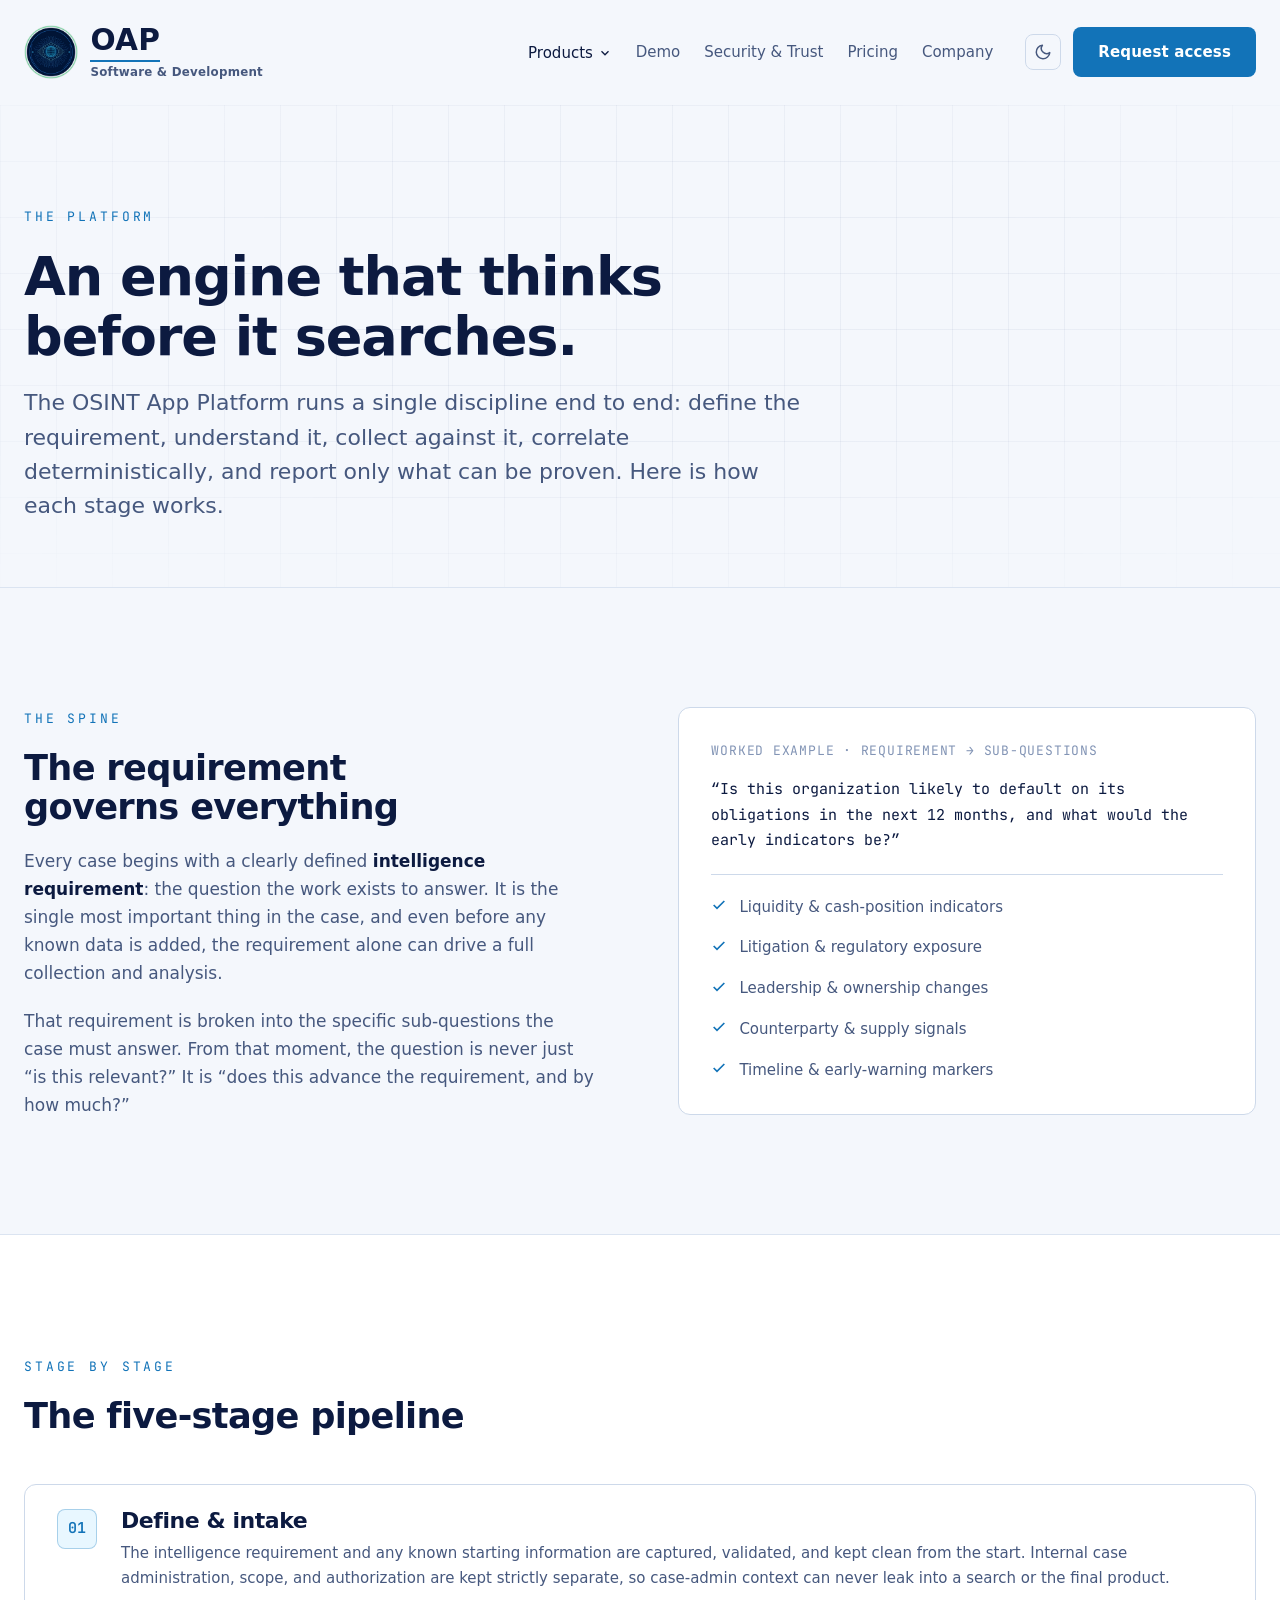
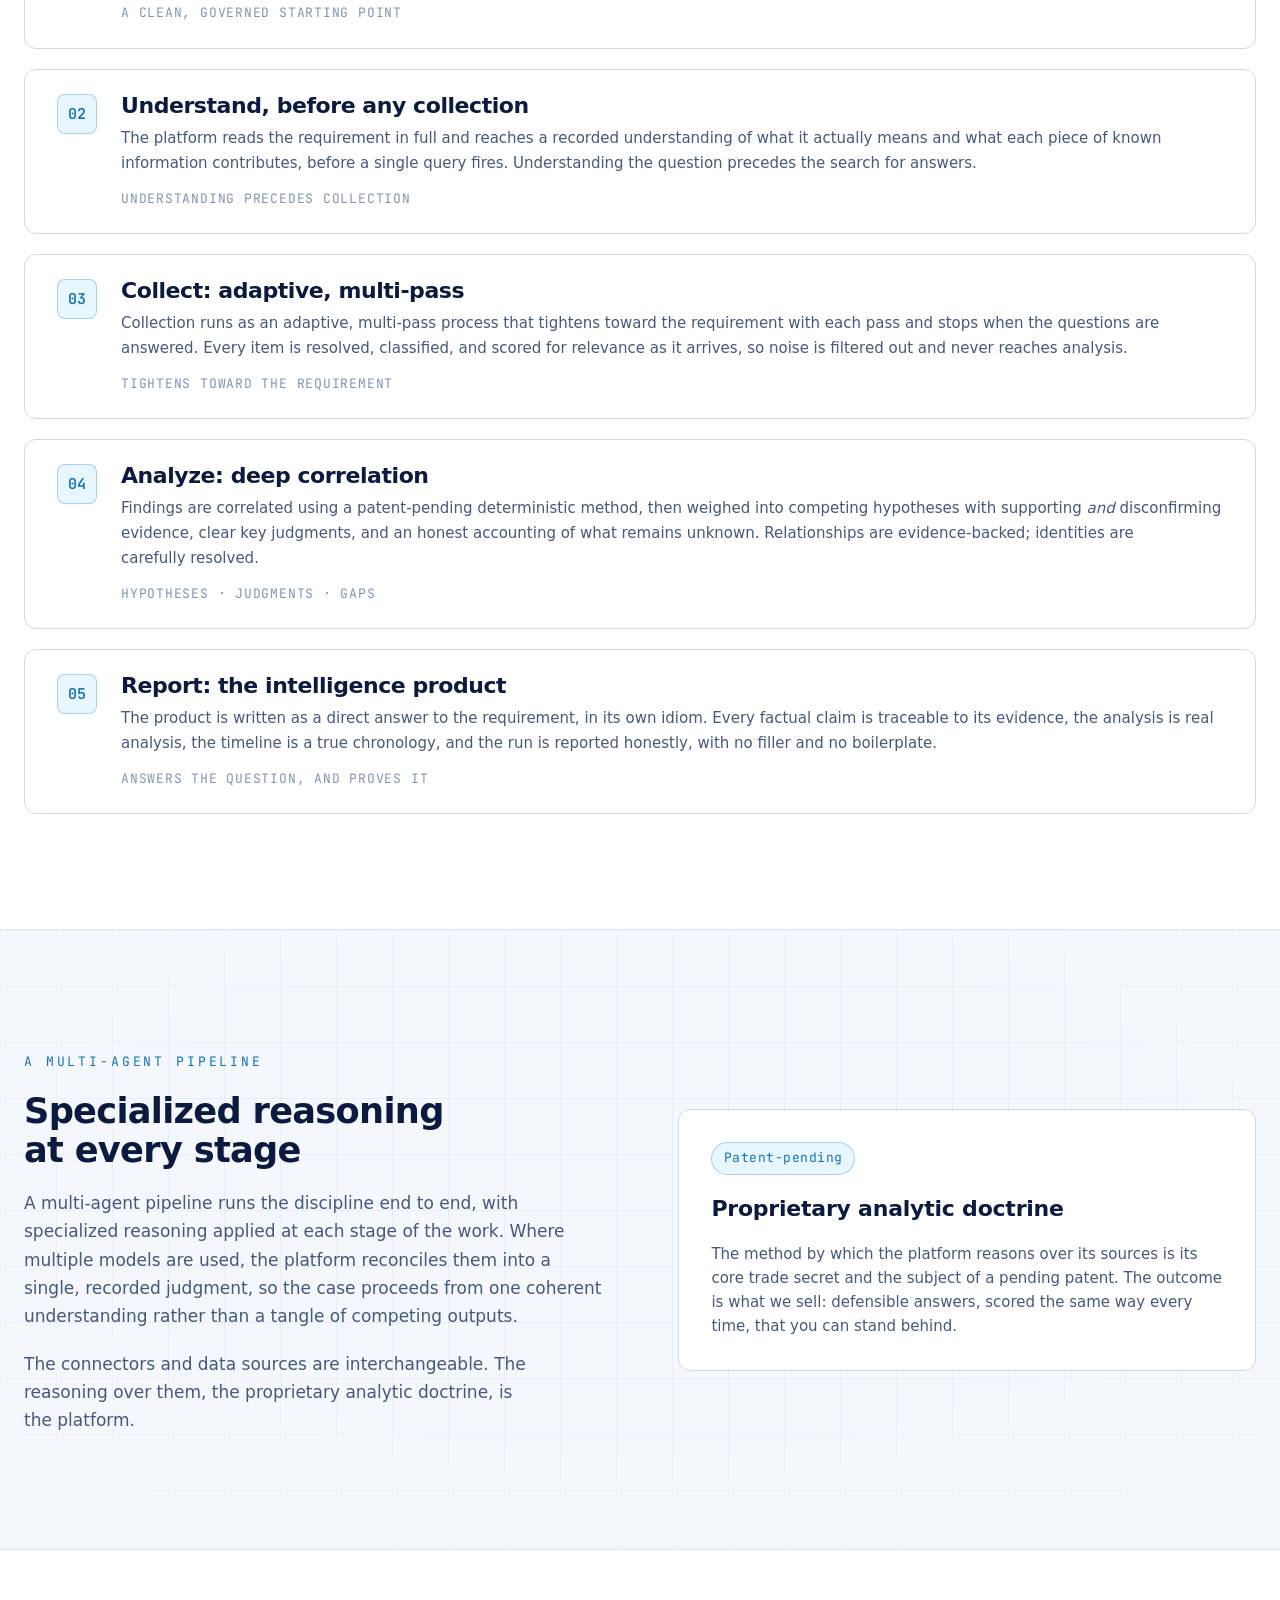
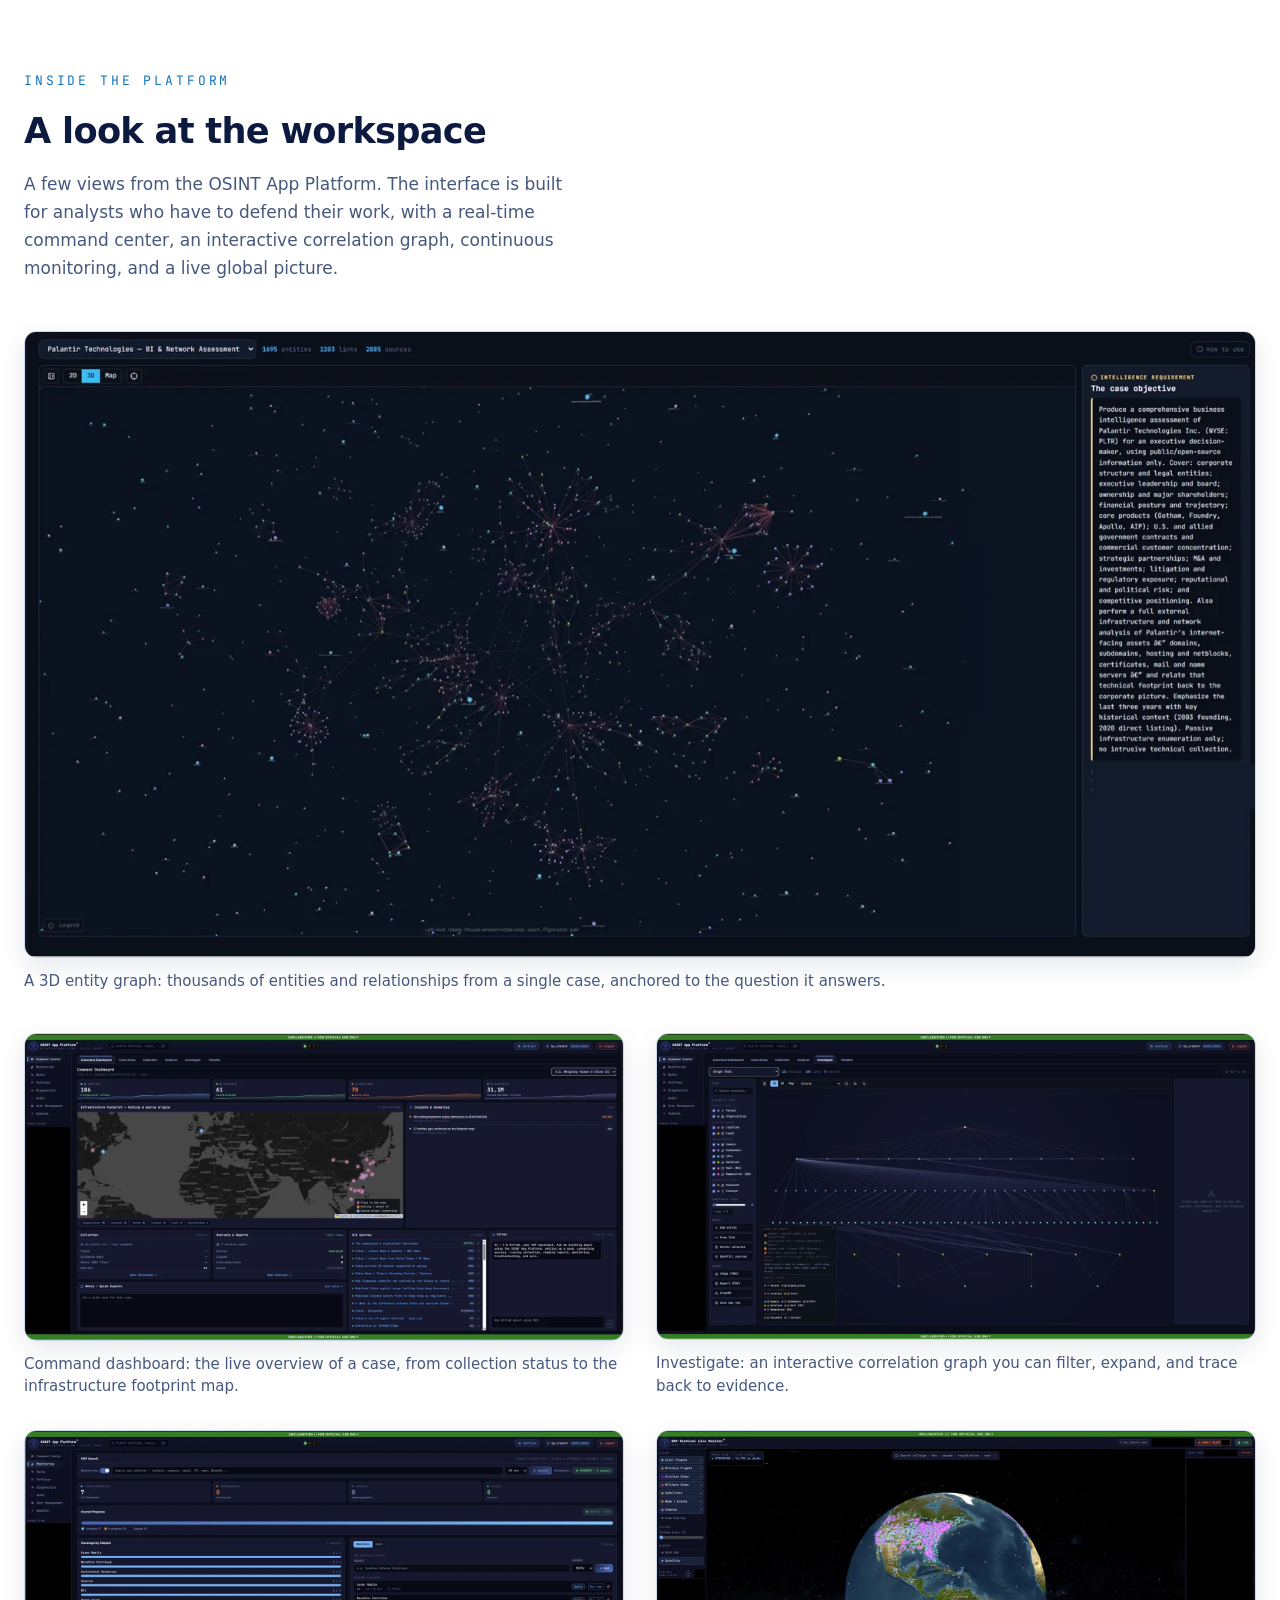
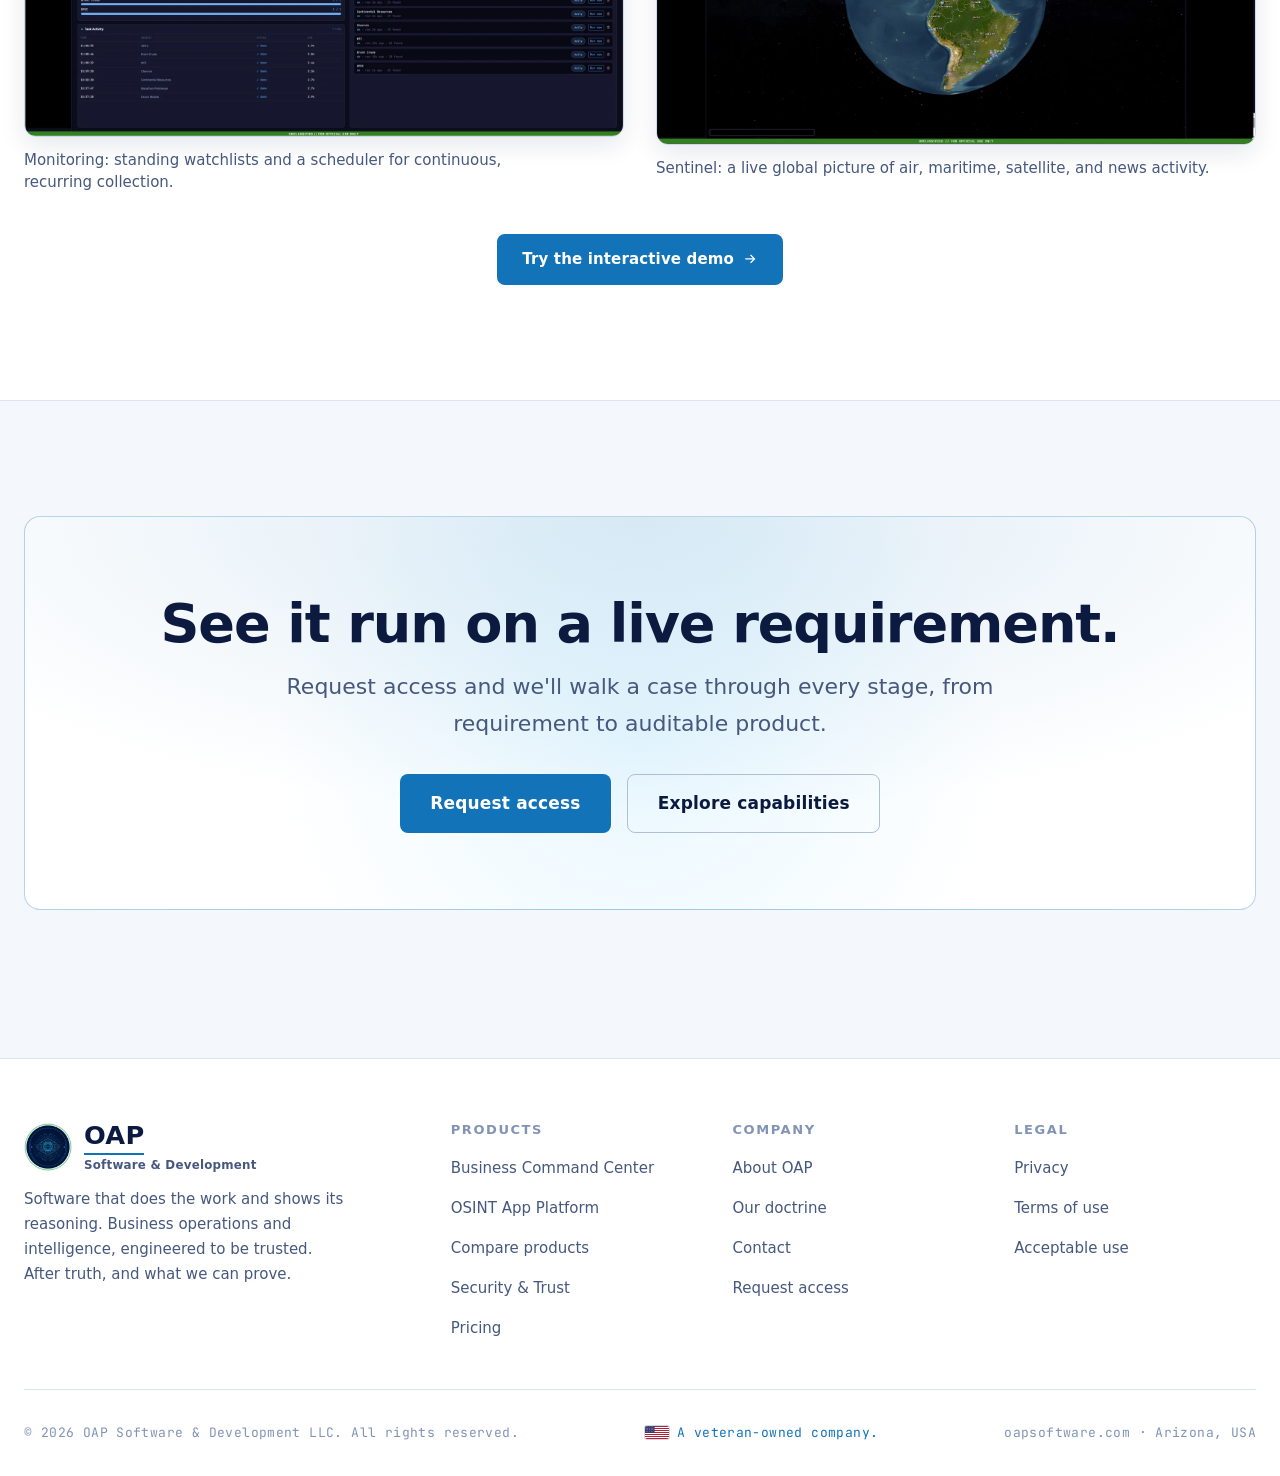
<file: platform.html>
<!DOCTYPE html>
<html lang="en" data-theme="dark">
<head>
  <meta charset="UTF-8" />
  <meta name="viewport" content="width=device-width, initial-scale=1.0" />
  <title>OSINT App Platform | Requirement-Driven Intelligence</title>
  <meta name="description" content="See how the OSINT App Platform works: requirement-driven collection, patent-pending deterministic correlation, deep analysis, and an auditable open-source intelligence report." />
  <meta name="keywords" content="OSINT App Platform, open-source intelligence software, OSINT tool, deterministic correlation, intelligence analysis platform, auditable intelligence reporting, requirement-driven collection" />
  <meta name="robots" content="index, follow, max-image-preview:large" />
  <meta name="author" content="OAP Software & Development LLC" />
  <meta name="theme-color" content="#0C1A40" />
  <link rel="canonical" href="https://oapsoftware.com/platform.html" />
  <meta property="og:type" content="website" />
  <meta property="og:site_name" content="OAP Software & Development" />
  <meta property="og:locale" content="en_US" />
  <meta property="og:title" content="OSINT App Platform | Requirement-Driven Intelligence" />
  <meta property="og:description" content="See how the OSINT App Platform works: requirement-driven collection, patent-pending deterministic correlation, deep analysis, and an auditable open-source intelligence report." />
  <meta property="og:url" content="https://oapsoftware.com/platform.html" />
  <meta property="og:image" content="https://oapsoftware.com/assets/brand/oap-avatar.png" />
  <meta property="og:image:alt" content="OAP Software & Development" />
  <meta name="twitter:card" content="summary_large_image" />
  <meta name="twitter:title" content="OSINT App Platform | Requirement-Driven Intelligence" />
  <meta name="twitter:description" content="See how the OSINT App Platform works: requirement-driven collection, patent-pending deterministic correlation, deep analysis, and an auditable open-source intelligence report." />
  <meta name="twitter:image" content="https://oapsoftware.com/assets/brand/oap-avatar.png" />
  <link rel="preconnect" href="https://api.fontshare.com" />
  <link rel="preconnect" href="https://fonts.googleapis.com" />
  <link rel="preconnect" href="https://fonts.gstatic.com" crossorigin />
  <link href="https://api.fontshare.com/v2/css?f[]=cabinet-grotesk@500,700,800&f[]=satoshi@400,500,700&f[]=general-sans@500,600&display=swap" rel="stylesheet" />
  <link href="https://fonts.googleapis.com/css2?family=JetBrains+Mono:wght@400;500&display=swap" rel="stylesheet" />
  <link rel="stylesheet" href="css/style.css" />
  <link rel="icon" href="favicon.ico" sizes="any" />
  <link rel="icon" type="image/png" sizes="32x32" href="assets/brand/favicon-32.png" />
  <link rel="icon" type="image/png" sizes="16x16" href="assets/brand/favicon-16.png" />
  <link rel="apple-touch-icon" sizes="180x180" href="assets/brand/favicon-180.png" />
  <script type="application/ld+json">
  {"@context":"https://schema.org","@type":"Organization","name":"OAP Software & Development LLC","alternateName":"OAP","url":"https://oapsoftware.com","logo":"https://oapsoftware.com/assets/brand/oap-avatar.png","description":"OAP Software & Development builds the OAP Business Command Center, an AI-run business operations platform, and the OSINT App Platform, a requirement-driven open-source intelligence engine.","foundingLocation":{"@type":"Place","address":{"@type":"PostalAddress","addressRegion":"AZ","addressCountry":"US"}},"sameAs":["https://www.linkedin.com/company/oapsoftware/"]}
  </script>
  <script type="application/ld+json">
  {"@context":"https://schema.org","@type":"SoftwareApplication","name":"OSINT App Platform","applicationCategory":"SecurityApplication","operatingSystem":"Windows, macOS, Linux","description":"A requirement-driven open-source intelligence engine that reasons about a requirement before it collects, correlates findings with patent-pending deterministic correlation, and produces an auditable intelligence report.","url":"https://oapsoftware.com/platform.html","publisher":{"@type":"Organization","name":"OAP Software & Development LLC"}}
  </script>
</head>
<body>
  <header class="header">
    <div class="container">
      <nav class="nav" aria-label="Primary">
        <a href="index.html" class="nav__brand" aria-label="OAP Software and Development home">
          <img class="brand-emblem" src="assets/brand/oap-emblem-green.png" alt="OAP" width="120" height="120" />
          <span class="brand-wordmark">
            <span class="brand-name">OAP</span>
            <span class="brand-tag">Software &amp; Development</span>
          </span>
        </a>
        <div class="nav__links" id="nav-links">
          <div class="nav__dropdown">
            <a href="products.html" class="nav__dropdown-trigger is-active" aria-haspopup="true">Products
              <svg width="14" height="14" viewBox="0 0 24 24" fill="none" stroke="currentColor" stroke-width="2.2" aria-hidden="true"><path d="m6 9 6 6 6-6"/></svg>
            </a>
            <div class="nav__menu" role="menu">
              <a href="business-command-center.html" role="menuitem">
                <span class="nav__menu-title">Business Command Center</span>
                <span class="nav__menu-desc">AI that runs the back office. You approve.</span>
              </a>
              <a href="platform.html" role="menuitem">
                <span class="nav__menu-title">OSINT App Platform</span>
                <span class="nav__menu-desc">Requirement-driven intelligence, fully auditable.</span>
              </a>
              <a href="products.html" role="menuitem" class="nav__menu-all">Compare both products &rarr;</a>
            </div>
          </div>
          <a href="demo.html">Demo</a>
          <a href="security.html">Security &amp; Trust</a>
          <a href="pricing.html">Pricing</a>
          <a href="company.html">Company</a>
          <a href="contact.html" class="btn btn--primary nav__cta-mobile" style="margin-top:1rem;">Request access</a>
        </div>
        <div class="nav__actions">
          <button class="theme-toggle" data-theme-toggle aria-label="Switch color theme"></button>
          <a href="contact.html" class="btn btn--primary nav__cta-desktop">Request access</a>
          <button class="nav__toggle" aria-label="Toggle menu" aria-expanded="false" aria-controls="nav-links">
            <svg width="20" height="20" viewBox="0 0 24 24" fill="none" stroke="currentColor" stroke-width="2"><line x1="3" y1="6" x2="21" y2="6"/><line x1="3" y1="12" x2="21" y2="12"/><line x1="3" y1="18" x2="21" y2="18"/></svg>
          </button>
        </div>
      </nav>
    </div>
  </header>
  <main>

    <section class="page-hero grid-bg">
      <div class="container">
        <span class="eyebrow">The Platform</span>
        <h1>An engine that thinks before it searches.</h1>
        <p>The OSINT App Platform runs a single discipline end to end: define the requirement, understand it, collect against it, correlate deterministically, and report only what can be proven. Here is how each stage works.</p>
      </div>
    </section>

    <section class="section">
      <div class="container">
        <div class="split">
          <div class="reveal">
            <span class="eyebrow">The spine</span>
            <h2 class="section-title">The requirement governs everything</h2>
            <p class="muted" style="margin-bottom:var(--space-5);">Every case begins with a clearly defined <strong style="color:var(--color-text)">intelligence requirement</strong>: the question the work exists to answer. It is the single most important thing in the case, and even before any known data is added, the requirement alone can drive a full collection and analysis.</p>
            <p class="muted">That requirement is broken into the specific sub-questions the case must answer. From that moment, the question is never just “is this relevant?” It is “does this advance the requirement, and by how much?”</p>
          </div>
          <div class="split__media reveal">
            <div class="card" style="padding:var(--space-8);">
              <span class="step__tag" style="margin:0 0 var(--space-4);">Worked example · requirement → sub-questions</span>
              <p style="font-family:var(--font-mono); font-size:var(--text-sm); color:var(--color-text); line-height:1.7; margin-bottom:var(--space-5); padding-bottom:var(--space-5); border-bottom:1px solid var(--color-border);">“Is this organization likely to default on its obligations in the next 12 months, and what would the early indicators be?”</p>
              <ul class="feature-list">
                <li><svg class="ck" width="16" height="16" viewBox="0 0 24 24" fill="none" stroke="currentColor" stroke-width="2.5"><path d="M20 6 9 17l-5-5"/></svg><span>Liquidity &amp; cash-position indicators</span></li>
                <li><svg class="ck" width="16" height="16" viewBox="0 0 24 24" fill="none" stroke="currentColor" stroke-width="2.5"><path d="M20 6 9 17l-5-5"/></svg><span>Litigation &amp; regulatory exposure</span></li>
                <li><svg class="ck" width="16" height="16" viewBox="0 0 24 24" fill="none" stroke="currentColor" stroke-width="2.5"><path d="M20 6 9 17l-5-5"/></svg><span>Leadership &amp; ownership changes</span></li>
                <li><svg class="ck" width="16" height="16" viewBox="0 0 24 24" fill="none" stroke="currentColor" stroke-width="2.5"><path d="M20 6 9 17l-5-5"/></svg><span>Counterparty &amp; supply signals</span></li>
                <li><svg class="ck" width="16" height="16" viewBox="0 0 24 24" fill="none" stroke="currentColor" stroke-width="2.5"><path d="M20 6 9 17l-5-5"/></svg><span>Timeline &amp; early-warning markers</span></li>
              </ul>
            </div>
          </div>
        </div>
      </div>
    </section>

    <section class="section" style="background:var(--color-surface); border-block:1px solid var(--color-divider);">
      <div class="container">
        <div style="max-width:50ch; margin-bottom:var(--space-12);">
          <span class="eyebrow">Stage by stage</span>
          <h2 class="section-title">The five-stage pipeline</h2>
        </div>
        <div class="pipeline">
          <div class="step reveal"><div class="step__num">01</div><div><h3>Define &amp; intake</h3><p>The intelligence requirement and any known starting information are captured, validated, and kept clean from the start. Internal case administration, scope, and authorization are kept strictly separate, so case-admin context can never leak into a search or the final product.</p><span class="step__tag">A clean, governed starting point</span></div></div>
          <div class="step reveal"><div class="step__num">02</div><div><h3>Understand, before any collection</h3><p>The platform reads the requirement in full and reaches a recorded understanding of what it actually means and what each piece of known information contributes, before a single query fires. Understanding the question precedes the search for answers.</p><span class="step__tag">Understanding precedes collection</span></div></div>
          <div class="step reveal"><div class="step__num">03</div><div><h3>Collect: adaptive, multi-pass</h3><p>Collection runs as an adaptive, multi-pass process that tightens toward the requirement with each pass and stops when the questions are answered. Every item is resolved, classified, and scored for relevance as it arrives, so noise is filtered out and never reaches analysis.</p><span class="step__tag">Tightens toward the requirement</span></div></div>
          <div class="step reveal"><div class="step__num">04</div><div><h3>Analyze: deep correlation</h3><p>Findings are correlated using a patent-pending deterministic method, then weighed into competing hypotheses with supporting <em>and</em> disconfirming evidence, clear key judgments, and an honest accounting of what remains unknown. Relationships are evidence-backed; identities are carefully resolved.</p><span class="step__tag">Hypotheses · judgments · gaps</span></div></div>
          <div class="step reveal"><div class="step__num">05</div><div><h3>Report: the intelligence product</h3><p>The product is written as a direct answer to the requirement, in its own idiom. Every factual claim is traceable to its evidence, the analysis is real analysis, the timeline is a true chronology, and the run is reported honestly, with no filler and no boilerplate.</p><span class="step__tag">Answers the question, and proves it</span></div></div>
        </div>
      </div>
    </section>

    <section class="section grid-bg">
      <div class="container">
        <div class="split">
          <div class="reveal">
            <span class="eyebrow">A multi-agent pipeline</span>
            <h2 class="section-title">Specialized reasoning at every stage</h2>
            <p class="muted" style="margin-bottom:var(--space-5);">A multi-agent pipeline runs the discipline end to end, with specialized reasoning applied at each stage of the work. Where multiple models are used, the platform reconciles them into a single, recorded judgment, so the case proceeds from one coherent understanding rather than a tangle of competing outputs.</p>
            <p class="muted">The connectors and data sources are interchangeable. The reasoning over them, the proprietary analytic doctrine, is the platform.</p>
          </div>
          <div class="split__media reveal">
            <div class="card" style="display:flex; flex-direction:column; gap:var(--space-4);">
              <span class="chip" style="align-self:flex-start;">Patent-pending</span>
              <p style="font-family:var(--font-display); font-size:var(--text-lg); font-weight:700; letter-spacing:-0.01em; color:var(--color-text);">Proprietary analytic doctrine</p>
              <p class="muted" style="font-size:var(--text-sm);">The method by which the platform reasons over its sources is its core trade secret and the subject of a pending patent. The outcome is what we sell: defensible answers, scored the same way every time, that you can stand behind.</p>
            </div>
          </div>
        </div>
      </div>
    </section>

    <!-- INSIDE THE PLATFORM (screenshots) -->
    <section class="section" style="background:var(--color-surface); border-block:1px solid var(--color-divider);">
      <div class="container">
        <div style="max-width:52ch; margin-bottom:var(--space-12);">
          <span class="eyebrow">Inside the platform</span>
          <h2 class="section-title">A look at the workspace</h2>
          <p class="muted">A few views from the OSINT App Platform. The interface is built for analysts who have to defend their work, with a real-time command center, an interactive correlation graph, continuous monitoring, and a live global picture.</p>
        </div>
        <div class="shot shot--feature reveal">
          <img src="assets/app/graph-3d.webp" alt="A large 3D node-entity graph in the OSINT App Platform showing nearly 1,700 entities and over 1,200 links from a business-intelligence and network assessment, with a side panel stating the case objective." loading="lazy" />
          <p class="shot__cap">A 3D entity graph: thousands of entities and relationships from a single case, anchored to the question it answers.</p>
        </div>
        <div class="shot-grid">
          <div class="shot reveal">
            <img src="assets/app/command-dashboard.webp" alt="The OSINT App Platform command dashboard: live case overview with entity, source, and dataset counts, an infrastructure footprint map, collection and analysis status, a live source list, and an assistant panel." loading="lazy" />
            <p class="shot__cap">Command dashboard: the live overview of a case, from collection status to the infrastructure footprint map.</p>
          </div>
          <div class="shot reveal">
            <img src="assets/app/investigate-graph.webp" alt="An interactive correlation graph in the OSINT App Platform, with entities such as people, organizations, locations, domains, and infrastructure connected by relationships, filterable by type and confidence." loading="lazy" />
            <p class="shot__cap">Investigate: an interactive correlation graph you can filter, expand, and trace back to evidence.</p>
          </div>
          <div class="shot reveal">
            <img src="assets/app/monitoring.webp" alt="The monitoring view in the OSINT App Platform, showing watchlists, a scheduler, task progress, and coverage by subject for continuous, recurring collection." loading="lazy" />
            <p class="shot__cap">Monitoring: standing watchlists and a scheduler for continuous, recurring collection.</p>
          </div>
          <div class="shot reveal">
            <img src="assets/app/sentinel-satellite.webp" alt="The OAP Sentinel live monitor: a 3D satellite globe streaming live air, maritime, satellite, and news activity, with layer toggles and an early-alert indicator." loading="lazy" />
            <p class="shot__cap">Sentinel: a live global picture of air, maritime, satellite, and news activity.</p>
          </div>
        </div>
        <div style="text-align:center; margin-top:var(--space-10);">
          <a href="demo.html" class="btn btn--primary">Try the interactive demo
            <svg viewBox="0 0 24 24" fill="none" stroke="currentColor" stroke-width="2"><path d="M5 12h14M13 6l6 6-6 6"/></svg>
          </a>
        </div>
      </div>
    </section>

    <section class="section">
      <div class="container">
        <div class="cta-band reveal">
          <h2>See it run on a live requirement.</h2>
          <p>Request access and we'll walk a case through every stage, from requirement to auditable product.</p>
          <div class="hero__actions"><a href="contact.html" class="btn btn--primary btn--lg">Request access</a><a href="capabilities.html" class="btn btn--ghost btn--lg">Explore capabilities</a></div>
        </div>
      </div>
    </section>

  </main>
  <footer class="footer">
    <div class="container">
      <div class="footer__grid">
        <div class="footer__brand">
          <a href="index.html" class="nav__brand">
            <img class="brand-emblem" src="assets/brand/oap-emblem-green.png" alt="OAP" width="120" height="120" />
            <span class="brand-wordmark">
              <span class="brand-name">OAP</span>
              <span class="brand-tag">Software &amp; Development</span>
            </span>
          </a>
          <p>Software that does the work and shows its reasoning. Business operations and intelligence, engineered to be trusted. After truth, and what we can prove.</p>
        </div>
        <div><h4>Products</h4><ul role="list"><li><a href="business-command-center.html">Business Command Center</a></li><li><a href="platform.html">OSINT App Platform</a></li><li><a href="products.html">Compare products</a></li><li><a href="security.html">Security &amp; Trust</a></li><li><a href="pricing.html">Pricing</a></li></ul></div>
        <div><h4>Company</h4><ul role="list"><li><a href="company.html">About OAP</a></li><li><a href="company.html#doctrine">Our doctrine</a></li><li><a href="contact.html">Contact</a></li><li><a href="contact.html">Request access</a></li></ul></div>
        <div><h4>Legal</h4><ul role="list"><li><a href="privacy.html">Privacy</a></li><li><a href="terms.html">Terms of use</a></li><li><a href="legal.html#acceptable-use">Acceptable use</a></li></ul></div>
      </div>
      <div class="footer__bottom">
        <span>© 2026 OAP Software &amp; Development LLC. All rights reserved.</span>
        <span class="vet-line"><svg class="us-flag" viewBox="0 0 24 13" width="24" height="13" role="img" aria-label="United States flag"><rect width="24" height="13" fill="#FFFFFF"/><rect x="0" y="0" width="24" height="1" fill="#B22234"/><rect x="0" y="2" width="24" height="1" fill="#B22234"/><rect x="0" y="4" width="24" height="1" fill="#B22234"/><rect x="0" y="6" width="24" height="1" fill="#B22234"/><rect x="0" y="8" width="24" height="1" fill="#B22234"/><rect x="0" y="10" width="24" height="1" fill="#B22234"/><rect x="0" y="12" width="24" height="1" fill="#B22234"/><rect x="0" y="0" width="9.6" height="7" fill="#3C3B6E"/><g fill="#FFFFFF"><circle cx="1.1" cy="0.8" r="0.32"/><circle cx="2.8" cy="0.8" r="0.32"/><circle cx="4.5" cy="0.8" r="0.32"/><circle cx="6.2" cy="0.8" r="0.32"/><circle cx="7.9" cy="0.8" r="0.32"/><circle cx="1.1" cy="2.3" r="0.32"/><circle cx="2.8" cy="2.3" r="0.32"/><circle cx="4.5" cy="2.3" r="0.32"/><circle cx="6.2" cy="2.3" r="0.32"/><circle cx="7.9" cy="2.3" r="0.32"/><circle cx="1.1" cy="3.8" r="0.32"/><circle cx="2.8" cy="3.8" r="0.32"/><circle cx="4.5" cy="3.8" r="0.32"/><circle cx="6.2" cy="3.8" r="0.32"/><circle cx="7.9" cy="3.8" r="0.32"/><circle cx="1.1" cy="5.3" r="0.32"/><circle cx="2.8" cy="5.3" r="0.32"/><circle cx="4.5" cy="5.3" r="0.32"/><circle cx="6.2" cy="5.3" r="0.32"/><circle cx="7.9" cy="5.3" r="0.32"/></g></svg><span style="color:var(--color-primary);">A veteran-owned company.</span></span>
        <span>oapsoftware.com · Arizona, USA</span>
      </div>
    </div>
  </footer>

  <script src="js/main.js"></script>
</body>
</html>
</file>
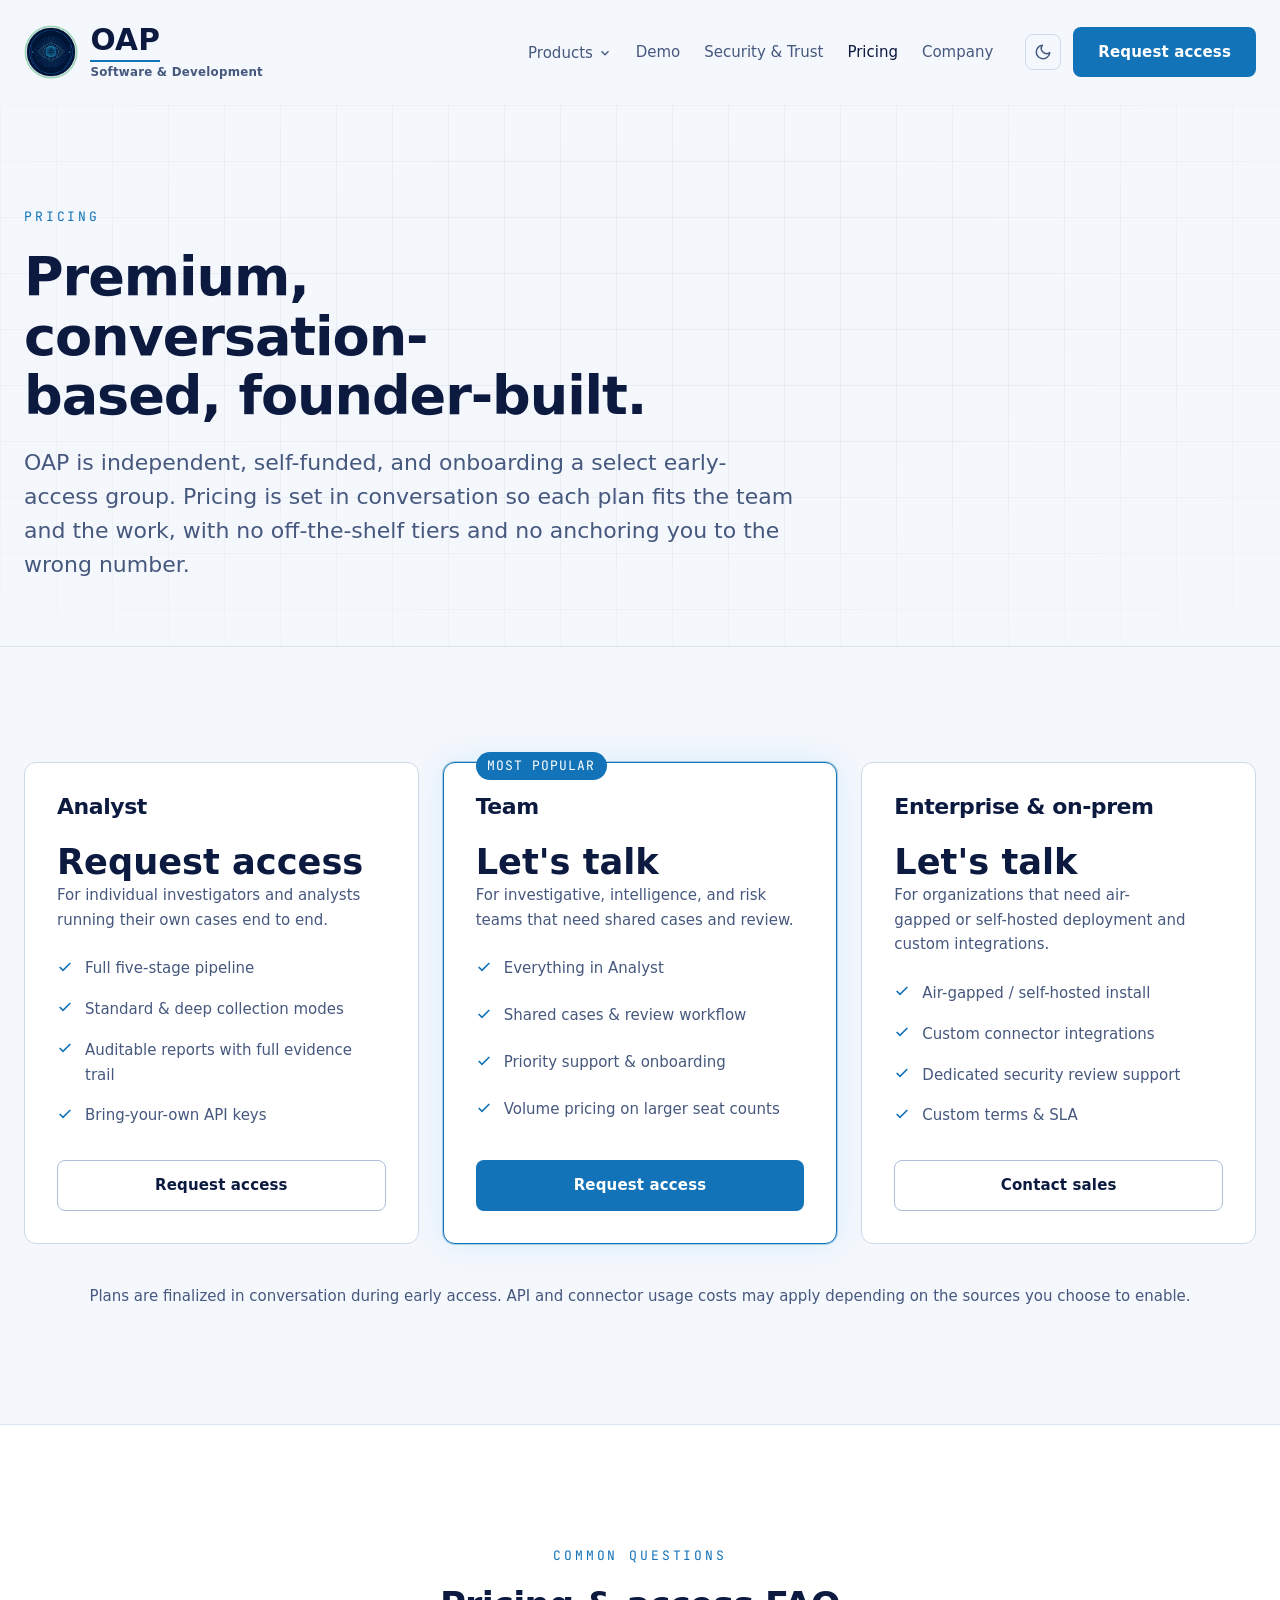
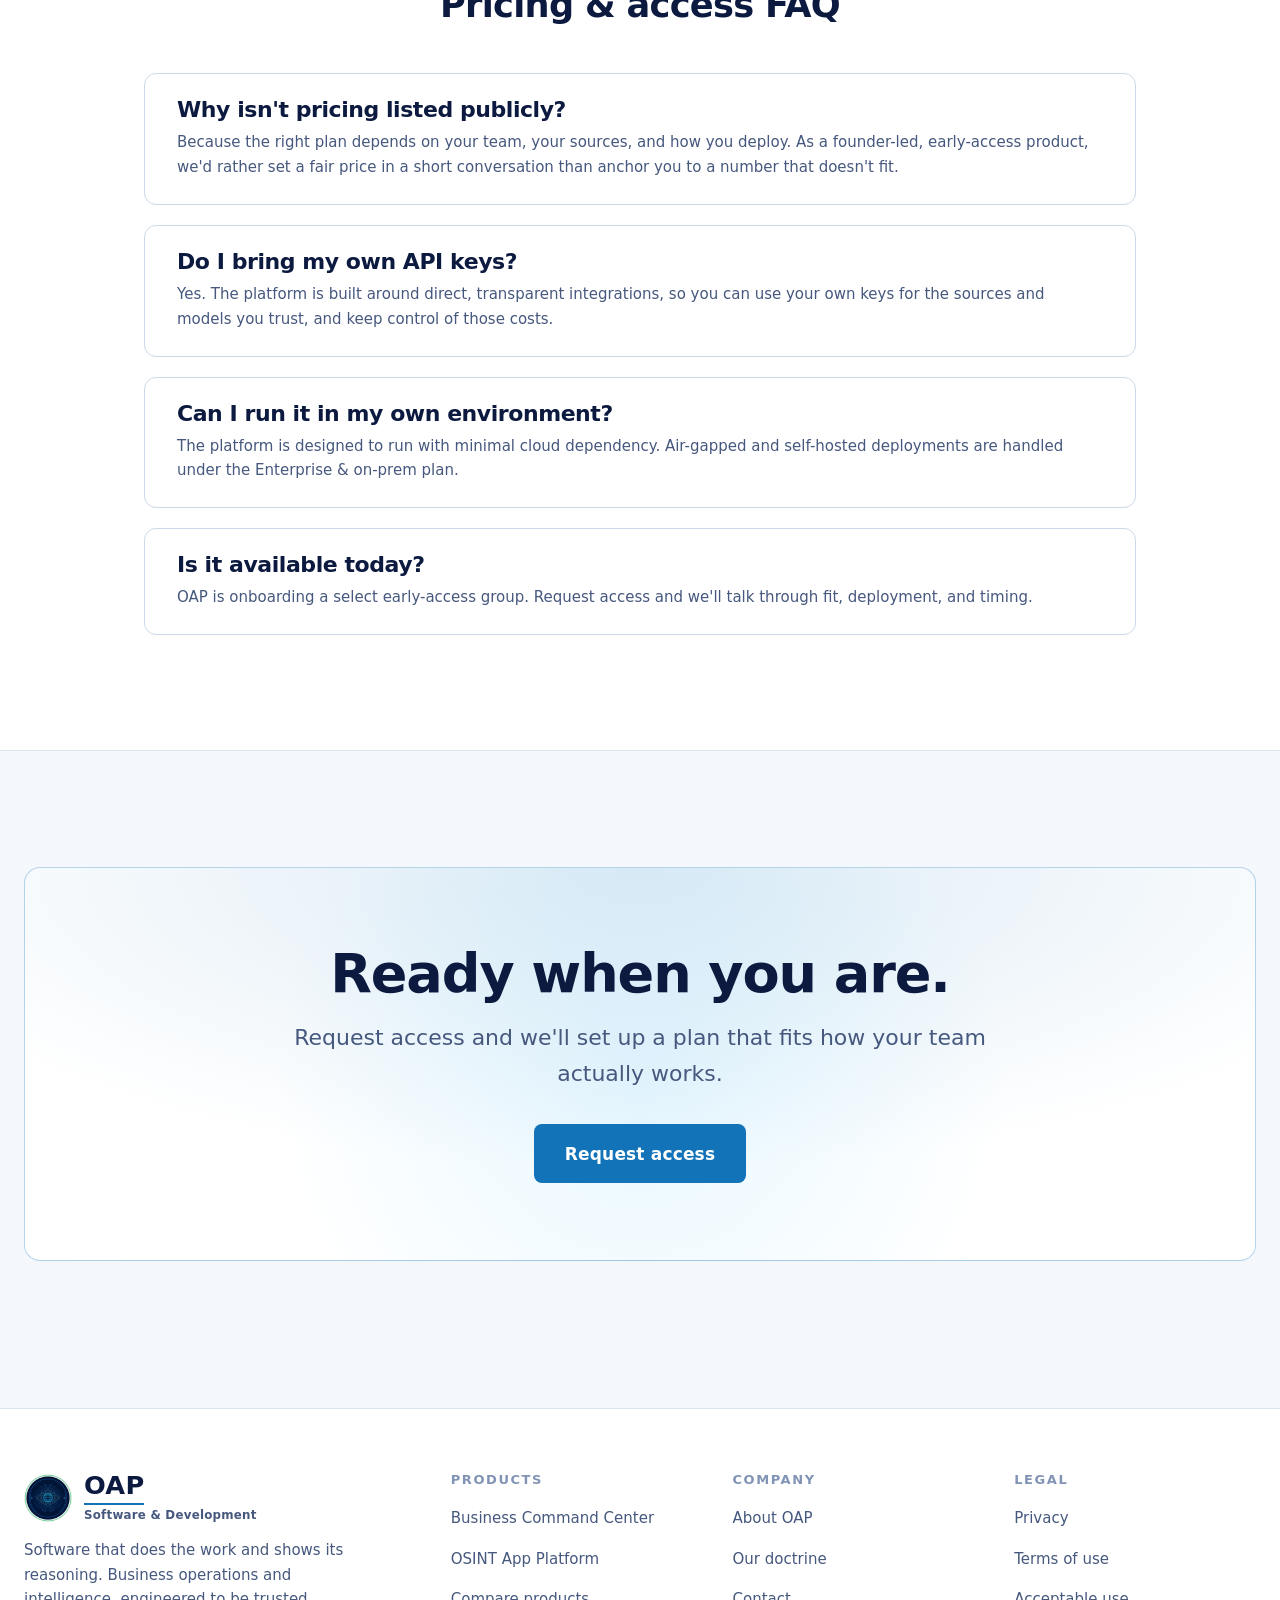
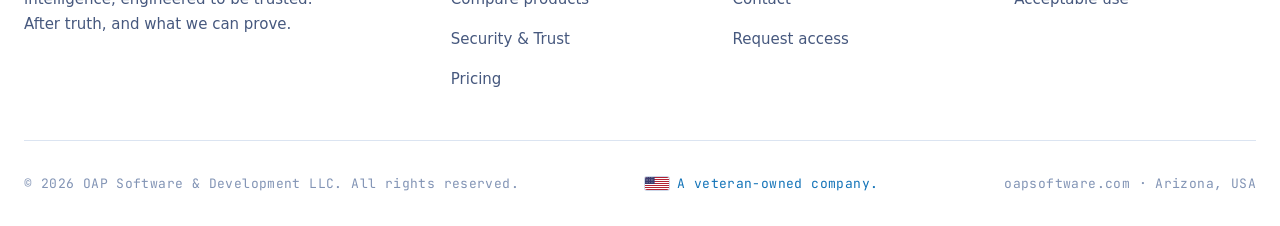
<file: pricing.html>
<!DOCTYPE html>
<html lang="en" data-theme="dark">
<head>
  <meta charset="UTF-8" />
  <meta name="viewport" content="width=device-width, initial-scale=1.0" />
  <title>Pricing | OAP Business Command Center & OSINT App Platform</title>
  <meta name="description" content="Conversation-based, founder-led pricing for the OAP Business Command Center and the OSINT App Platform. Early-access plans tailored to your team, with bring-your-own API keys and air-gapped options." />
  <meta name="keywords" content="OAP pricing, Business Command Center pricing, OSINT App Platform pricing, early access, founder-led software pricing" />
  <meta name="robots" content="index, follow, max-image-preview:large" />
  <meta name="author" content="OAP Software & Development LLC" />
  <meta name="theme-color" content="#0C1A40" />
  <link rel="canonical" href="https://oapsoftware.com/pricing.html" />
  <meta property="og:type" content="website" />
  <meta property="og:site_name" content="OAP Software & Development" />
  <meta property="og:locale" content="en_US" />
  <meta property="og:title" content="Pricing | OAP Business Command Center & OSINT App Platform" />
  <meta property="og:description" content="Conversation-based, founder-led pricing for the OAP Business Command Center and the OSINT App Platform. Early-access plans tailored to your team, with bring-your-own API keys and air-gapped options." />
  <meta property="og:url" content="https://oapsoftware.com/pricing.html" />
  <meta property="og:image" content="https://oapsoftware.com/assets/brand/oap-avatar.png" />
  <meta property="og:image:alt" content="OAP Software & Development" />
  <meta name="twitter:card" content="summary_large_image" />
  <meta name="twitter:title" content="Pricing | OAP Business Command Center & OSINT App Platform" />
  <meta name="twitter:description" content="Conversation-based, founder-led pricing for the OAP Business Command Center and the OSINT App Platform. Early-access plans tailored to your team, with bring-your-own API keys and air-gapped options." />
  <meta name="twitter:image" content="https://oapsoftware.com/assets/brand/oap-avatar.png" />
  <link rel="preconnect" href="https://api.fontshare.com" />
  <link rel="preconnect" href="https://fonts.googleapis.com" />
  <link rel="preconnect" href="https://fonts.gstatic.com" crossorigin />
  <link href="https://api.fontshare.com/v2/css?f[]=cabinet-grotesk@500,700,800&f[]=satoshi@400,500,700&f[]=general-sans@500,600&display=swap" rel="stylesheet" />
  <link href="https://fonts.googleapis.com/css2?family=JetBrains+Mono:wght@400;500&display=swap" rel="stylesheet" />
  <link rel="stylesheet" href="css/style.css" />
  <link rel="icon" href="favicon.ico" sizes="any" />
  <link rel="icon" type="image/png" sizes="32x32" href="assets/brand/favicon-32.png" />
  <link rel="icon" type="image/png" sizes="16x16" href="assets/brand/favicon-16.png" />
  <link rel="apple-touch-icon" sizes="180x180" href="assets/brand/favicon-180.png" />
  <script type="application/ld+json">
  {"@context":"https://schema.org","@type":"Organization","name":"OAP Software & Development LLC","alternateName":"OAP","url":"https://oapsoftware.com","logo":"https://oapsoftware.com/assets/brand/oap-avatar.png","description":"OAP Software & Development builds the OAP Business Command Center, an AI-run business operations platform, and the OSINT App Platform, a requirement-driven open-source intelligence engine.","foundingLocation":{"@type":"Place","address":{"@type":"PostalAddress","addressRegion":"AZ","addressCountry":"US"}},"sameAs":["https://www.linkedin.com/company/oapsoftware/"]}
  </script>
</head>
<body>
  <header class="header">
    <div class="container">
      <nav class="nav" aria-label="Primary">
        <a href="index.html" class="nav__brand" aria-label="OAP Software and Development home">
          <img class="brand-emblem" src="assets/brand/oap-emblem-green.png" alt="OAP" width="120" height="120" />
          <span class="brand-wordmark">
            <span class="brand-name">OAP</span>
            <span class="brand-tag">Software &amp; Development</span>
          </span>
        </a>
        <div class="nav__links" id="nav-links">
          <div class="nav__dropdown">
            <a href="products.html" class="nav__dropdown-trigger" aria-haspopup="true">Products
              <svg width="14" height="14" viewBox="0 0 24 24" fill="none" stroke="currentColor" stroke-width="2.2" aria-hidden="true"><path d="m6 9 6 6 6-6"/></svg>
            </a>
            <div class="nav__menu" role="menu">
              <a href="business-command-center.html" role="menuitem">
                <span class="nav__menu-title">Business Command Center</span>
                <span class="nav__menu-desc">AI that runs the back office. You approve.</span>
              </a>
              <a href="platform.html" role="menuitem">
                <span class="nav__menu-title">OSINT App Platform</span>
                <span class="nav__menu-desc">Requirement-driven intelligence, fully auditable.</span>
              </a>
              <a href="products.html" role="menuitem" class="nav__menu-all">Compare both products &rarr;</a>
            </div>
          </div>
          <a href="demo.html">Demo</a>
          <a href="security.html">Security &amp; Trust</a>
          <a href="pricing.html" class="is-active">Pricing</a>
          <a href="company.html">Company</a>
          <a href="contact.html" class="btn btn--primary nav__cta-mobile" style="margin-top:1rem;">Request access</a>
        </div>
        <div class="nav__actions">
          <button class="theme-toggle" data-theme-toggle aria-label="Switch color theme"></button>
          <a href="contact.html" class="btn btn--primary nav__cta-desktop">Request access</a>
          <button class="nav__toggle" aria-label="Toggle menu" aria-expanded="false" aria-controls="nav-links">
            <svg width="20" height="20" viewBox="0 0 24 24" fill="none" stroke="currentColor" stroke-width="2"><line x1="3" y1="6" x2="21" y2="6"/><line x1="3" y1="12" x2="21" y2="12"/><line x1="3" y1="18" x2="21" y2="18"/></svg>
          </button>
        </div>
      </nav>
    </div>
  </header>
  <main>

    <section class="page-hero grid-bg">
      <div class="container">
        <span class="eyebrow">Pricing</span>
        <h1>Premium, conversation-based, founder-built.</h1>
        <p>OAP is independent, self-funded, and onboarding a select early-access group. Pricing is set in conversation so each plan fits the team and the work, with no off-the-shelf tiers and no anchoring you to the wrong number.</p>
      </div>
    </section>

    <section class="section">
      <div class="container">
        <div class="price-grid">
          <div class="price-card reveal">
            <h3>Analyst</h3>
            <div class="price" style="font-size:var(--text-xl);">Request access</div>
            <p class="price-desc">For individual investigators and analysts running their own cases end to end.</p>
            <ul class="feature-list">
              <li><svg class="ck" width="16" height="16" viewBox="0 0 24 24" fill="none" stroke="currentColor" stroke-width="2.5"><path d="M20 6 9 17l-5-5"/></svg><span>Full five-stage pipeline</span></li>
              <li><svg class="ck" width="16" height="16" viewBox="0 0 24 24" fill="none" stroke="currentColor" stroke-width="2.5"><path d="M20 6 9 17l-5-5"/></svg><span>Standard &amp; deep collection modes</span></li>
              <li><svg class="ck" width="16" height="16" viewBox="0 0 24 24" fill="none" stroke="currentColor" stroke-width="2.5"><path d="M20 6 9 17l-5-5"/></svg><span>Auditable reports with full evidence trail</span></li>
              <li><svg class="ck" width="16" height="16" viewBox="0 0 24 24" fill="none" stroke="currentColor" stroke-width="2.5"><path d="M20 6 9 17l-5-5"/></svg><span>Bring-your-own API keys</span></li>
            </ul>
            <a href="contact.html" class="btn btn--ghost">Request access</a>
          </div>
          <div class="price-card price-card--featured reveal">
            <h3>Team</h3>
            <div class="price" style="font-size:var(--text-xl);">Let's talk</div>
            <p class="price-desc">For investigative, intelligence, and risk teams that need shared cases and review.</p>
            <ul class="feature-list">
              <li><svg class="ck" width="16" height="16" viewBox="0 0 24 24" fill="none" stroke="currentColor" stroke-width="2.5"><path d="M20 6 9 17l-5-5"/></svg><span>Everything in Analyst</span></li>
              <li><svg class="ck" width="16" height="16" viewBox="0 0 24 24" fill="none" stroke="currentColor" stroke-width="2.5"><path d="M20 6 9 17l-5-5"/></svg><span>Shared cases &amp; review workflow</span></li>
              <li><svg class="ck" width="16" height="16" viewBox="0 0 24 24" fill="none" stroke="currentColor" stroke-width="2.5"><path d="M20 6 9 17l-5-5"/></svg><span>Priority support &amp; onboarding</span></li>
              <li><svg class="ck" width="16" height="16" viewBox="0 0 24 24" fill="none" stroke="currentColor" stroke-width="2.5"><path d="M20 6 9 17l-5-5"/></svg><span>Volume pricing on larger seat counts</span></li>
            </ul>
            <a href="contact.html" class="btn btn--primary">Request access</a>
          </div>
          <div class="price-card reveal">
            <h3>Enterprise &amp; on-prem</h3>
            <div class="price" style="font-size:var(--text-xl);">Let's talk</div>
            <p class="price-desc">For organizations that need air-gapped or self-hosted deployment and custom integrations.</p>
            <ul class="feature-list">
              <li><svg class="ck" width="16" height="16" viewBox="0 0 24 24" fill="none" stroke="currentColor" stroke-width="2.5"><path d="M20 6 9 17l-5-5"/></svg><span>Air-gapped / self-hosted install</span></li>
              <li><svg class="ck" width="16" height="16" viewBox="0 0 24 24" fill="none" stroke="currentColor" stroke-width="2.5"><path d="M20 6 9 17l-5-5"/></svg><span>Custom connector integrations</span></li>
              <li><svg class="ck" width="16" height="16" viewBox="0 0 24 24" fill="none" stroke="currentColor" stroke-width="2.5"><path d="M20 6 9 17l-5-5"/></svg><span>Dedicated security review support</span></li>
              <li><svg class="ck" width="16" height="16" viewBox="0 0 24 24" fill="none" stroke="currentColor" stroke-width="2.5"><path d="M20 6 9 17l-5-5"/></svg><span>Custom terms &amp; SLA</span></li>
            </ul>
            <a href="contact.html" class="btn btn--ghost">Contact sales</a>
          </div>
        </div>
        <p class="muted" style="text-align:center; margin-top:var(--space-10); font-size:var(--text-sm);">Plans are finalized in conversation during early access. API and connector usage costs may apply depending on the sources you choose to enable.</p>
      </div>
    </section>

    <section class="section" style="background:var(--color-surface); border-block:1px solid var(--color-divider);">
      <div class="container container--default">
        <div style="text-align:center; margin-bottom:var(--space-12);"><span class="eyebrow" style="justify-content:center;">Common questions</span><h2 class="section-title" style="margin-inline:auto;">Pricing &amp; access FAQ</h2></div>
        <div class="pipeline">
          <div class="step reveal" style="grid-template-columns:1fr;"><div><h3>Why isn't pricing listed publicly?</h3><p>Because the right plan depends on your team, your sources, and how you deploy. As a founder-led, early-access product, we'd rather set a fair price in a short conversation than anchor you to a number that doesn't fit.</p></div></div>
          <div class="step reveal" style="grid-template-columns:1fr;"><div><h3>Do I bring my own API keys?</h3><p>Yes. The platform is built around direct, transparent integrations, so you can use your own keys for the sources and models you trust, and keep control of those costs.</p></div></div>
          <div class="step reveal" style="grid-template-columns:1fr;"><div><h3>Can I run it in my own environment?</h3><p>The platform is designed to run with minimal cloud dependency. Air-gapped and self-hosted deployments are handled under the Enterprise &amp; on-prem plan.</p></div></div>
          <div class="step reveal" style="grid-template-columns:1fr;"><div><h3>Is it available today?</h3><p>OAP is onboarding a select early-access group. Request access and we'll talk through fit, deployment, and timing.</p></div></div>
        </div>
      </div>
    </section>

    <section class="section">
      <div class="container">
        <div class="cta-band reveal">
          <h2>Ready when you are.</h2>
          <p>Request access and we'll set up a plan that fits how your team actually works.</p>
          <div class="hero__actions"><a href="contact.html" class="btn btn--primary btn--lg">Request access</a></div>
        </div>
      </div>
    </section>

  </main>
  <footer class="footer">
    <div class="container">
      <div class="footer__grid">
        <div class="footer__brand">
          <a href="index.html" class="nav__brand">
            <img class="brand-emblem" src="assets/brand/oap-emblem-green.png" alt="OAP" width="120" height="120" />
            <span class="brand-wordmark">
              <span class="brand-name">OAP</span>
              <span class="brand-tag">Software &amp; Development</span>
            </span>
          </a>
          <p>Software that does the work and shows its reasoning. Business operations and intelligence, engineered to be trusted. After truth, and what we can prove.</p>
        </div>
        <div><h4>Products</h4><ul role="list"><li><a href="business-command-center.html">Business Command Center</a></li><li><a href="platform.html">OSINT App Platform</a></li><li><a href="products.html">Compare products</a></li><li><a href="security.html">Security &amp; Trust</a></li><li><a href="pricing.html">Pricing</a></li></ul></div>
        <div><h4>Company</h4><ul role="list"><li><a href="company.html">About OAP</a></li><li><a href="company.html#doctrine">Our doctrine</a></li><li><a href="contact.html">Contact</a></li><li><a href="contact.html">Request access</a></li></ul></div>
        <div><h4>Legal</h4><ul role="list"><li><a href="privacy.html">Privacy</a></li><li><a href="terms.html">Terms of use</a></li><li><a href="legal.html#acceptable-use">Acceptable use</a></li></ul></div>
      </div>
      <div class="footer__bottom">
        <span>© 2026 OAP Software &amp; Development LLC. All rights reserved.</span>
        <span class="vet-line"><svg class="us-flag" viewBox="0 0 24 13" width="24" height="13" role="img" aria-label="United States flag"><rect width="24" height="13" fill="#FFFFFF"/><rect x="0" y="0" width="24" height="1" fill="#B22234"/><rect x="0" y="2" width="24" height="1" fill="#B22234"/><rect x="0" y="4" width="24" height="1" fill="#B22234"/><rect x="0" y="6" width="24" height="1" fill="#B22234"/><rect x="0" y="8" width="24" height="1" fill="#B22234"/><rect x="0" y="10" width="24" height="1" fill="#B22234"/><rect x="0" y="12" width="24" height="1" fill="#B22234"/><rect x="0" y="0" width="9.6" height="7" fill="#3C3B6E"/><g fill="#FFFFFF"><circle cx="1.1" cy="0.8" r="0.32"/><circle cx="2.8" cy="0.8" r="0.32"/><circle cx="4.5" cy="0.8" r="0.32"/><circle cx="6.2" cy="0.8" r="0.32"/><circle cx="7.9" cy="0.8" r="0.32"/><circle cx="1.1" cy="2.3" r="0.32"/><circle cx="2.8" cy="2.3" r="0.32"/><circle cx="4.5" cy="2.3" r="0.32"/><circle cx="6.2" cy="2.3" r="0.32"/><circle cx="7.9" cy="2.3" r="0.32"/><circle cx="1.1" cy="3.8" r="0.32"/><circle cx="2.8" cy="3.8" r="0.32"/><circle cx="4.5" cy="3.8" r="0.32"/><circle cx="6.2" cy="3.8" r="0.32"/><circle cx="7.9" cy="3.8" r="0.32"/><circle cx="1.1" cy="5.3" r="0.32"/><circle cx="2.8" cy="5.3" r="0.32"/><circle cx="4.5" cy="5.3" r="0.32"/><circle cx="6.2" cy="5.3" r="0.32"/><circle cx="7.9" cy="5.3" r="0.32"/></g></svg><span style="color:var(--color-primary);">A veteran-owned company.</span></span>
        <span>oapsoftware.com · Arizona, USA</span>
      </div>
    </div>
  </footer>

  <script src="js/main.js"></script>
</body>
</html>
</file>
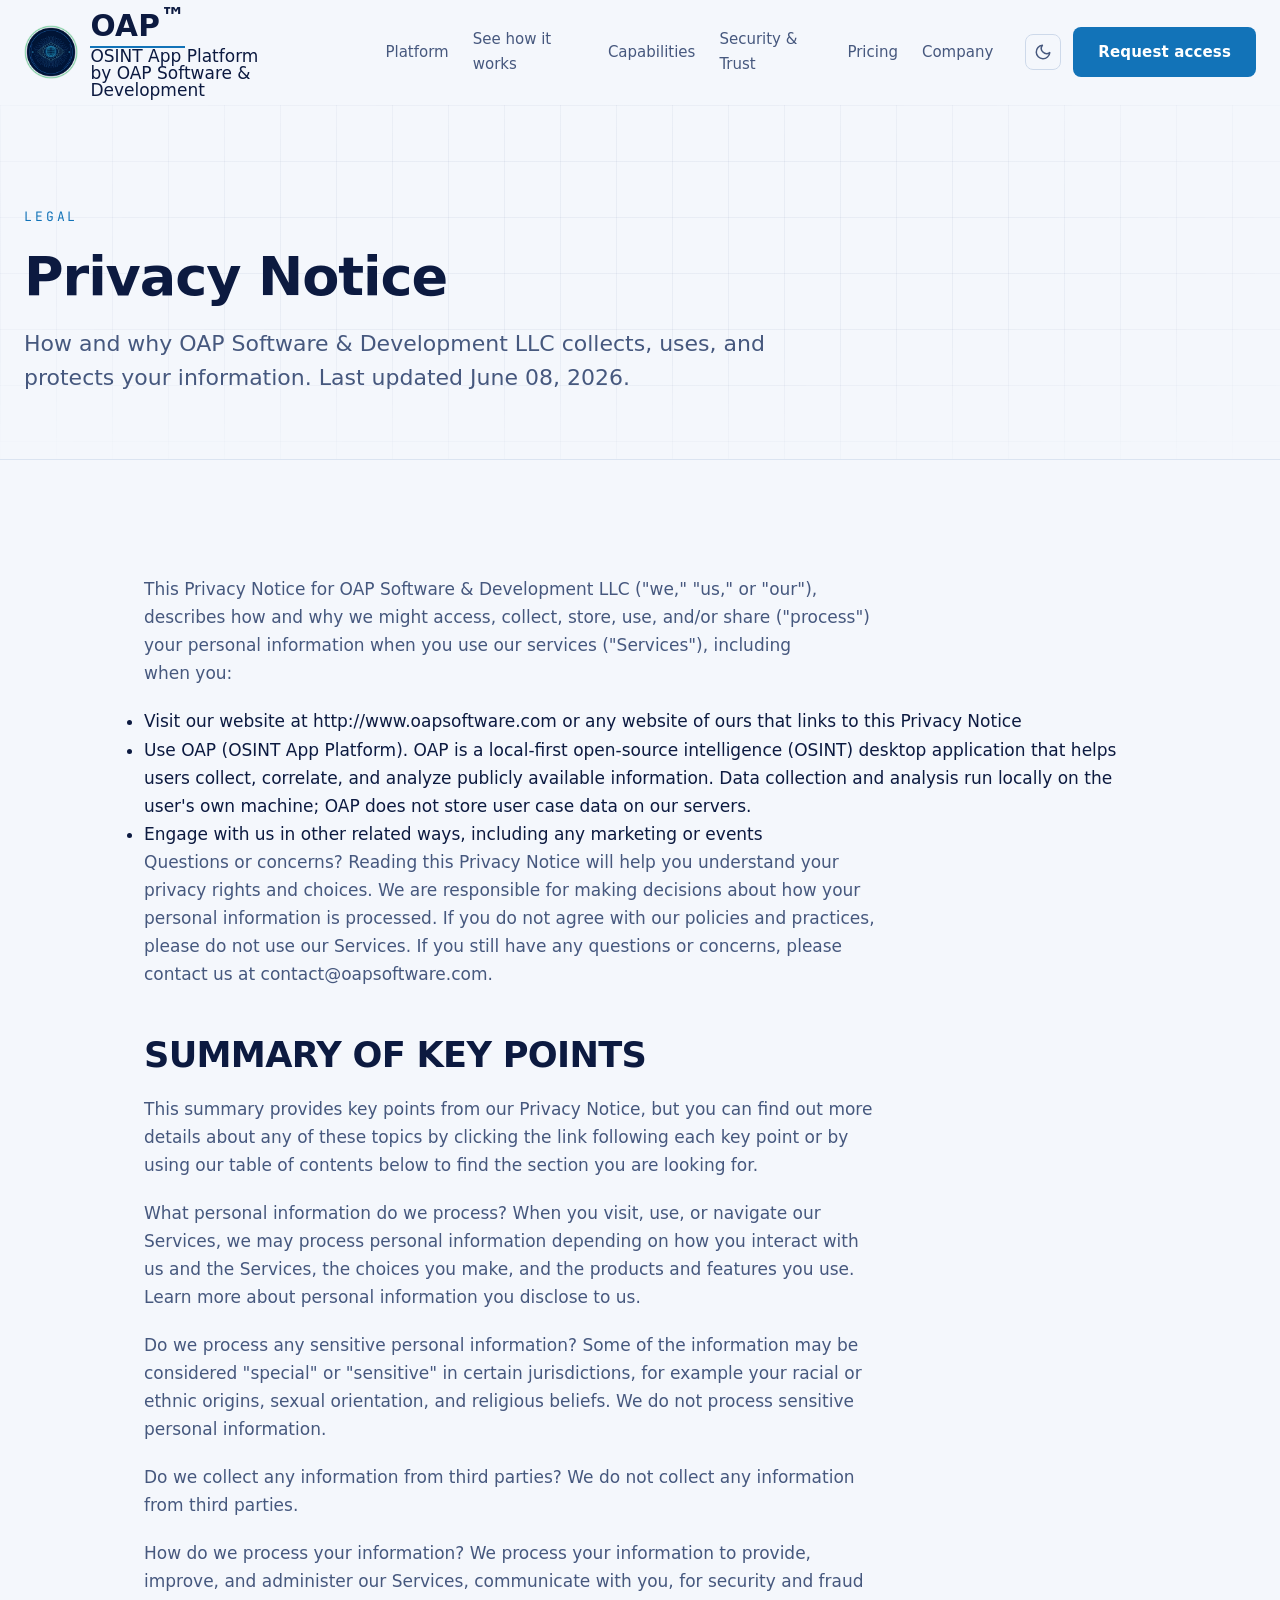
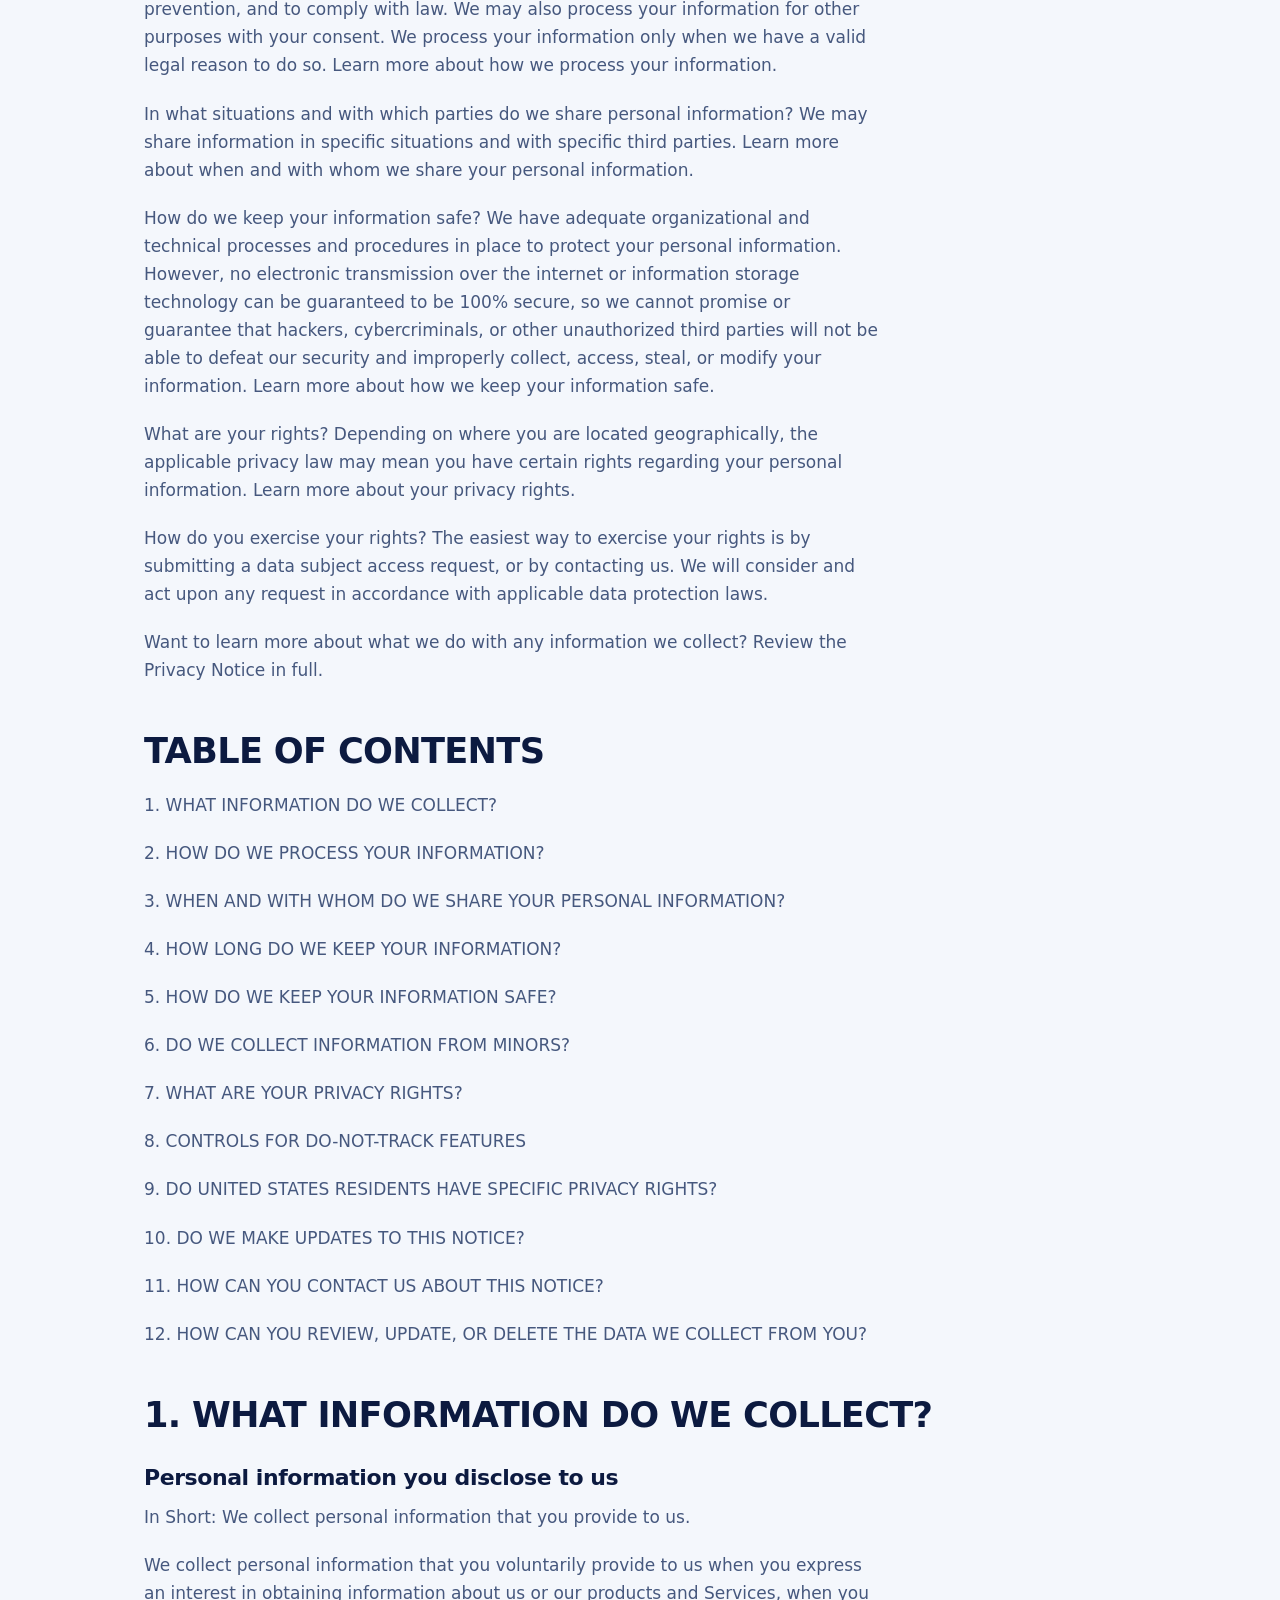
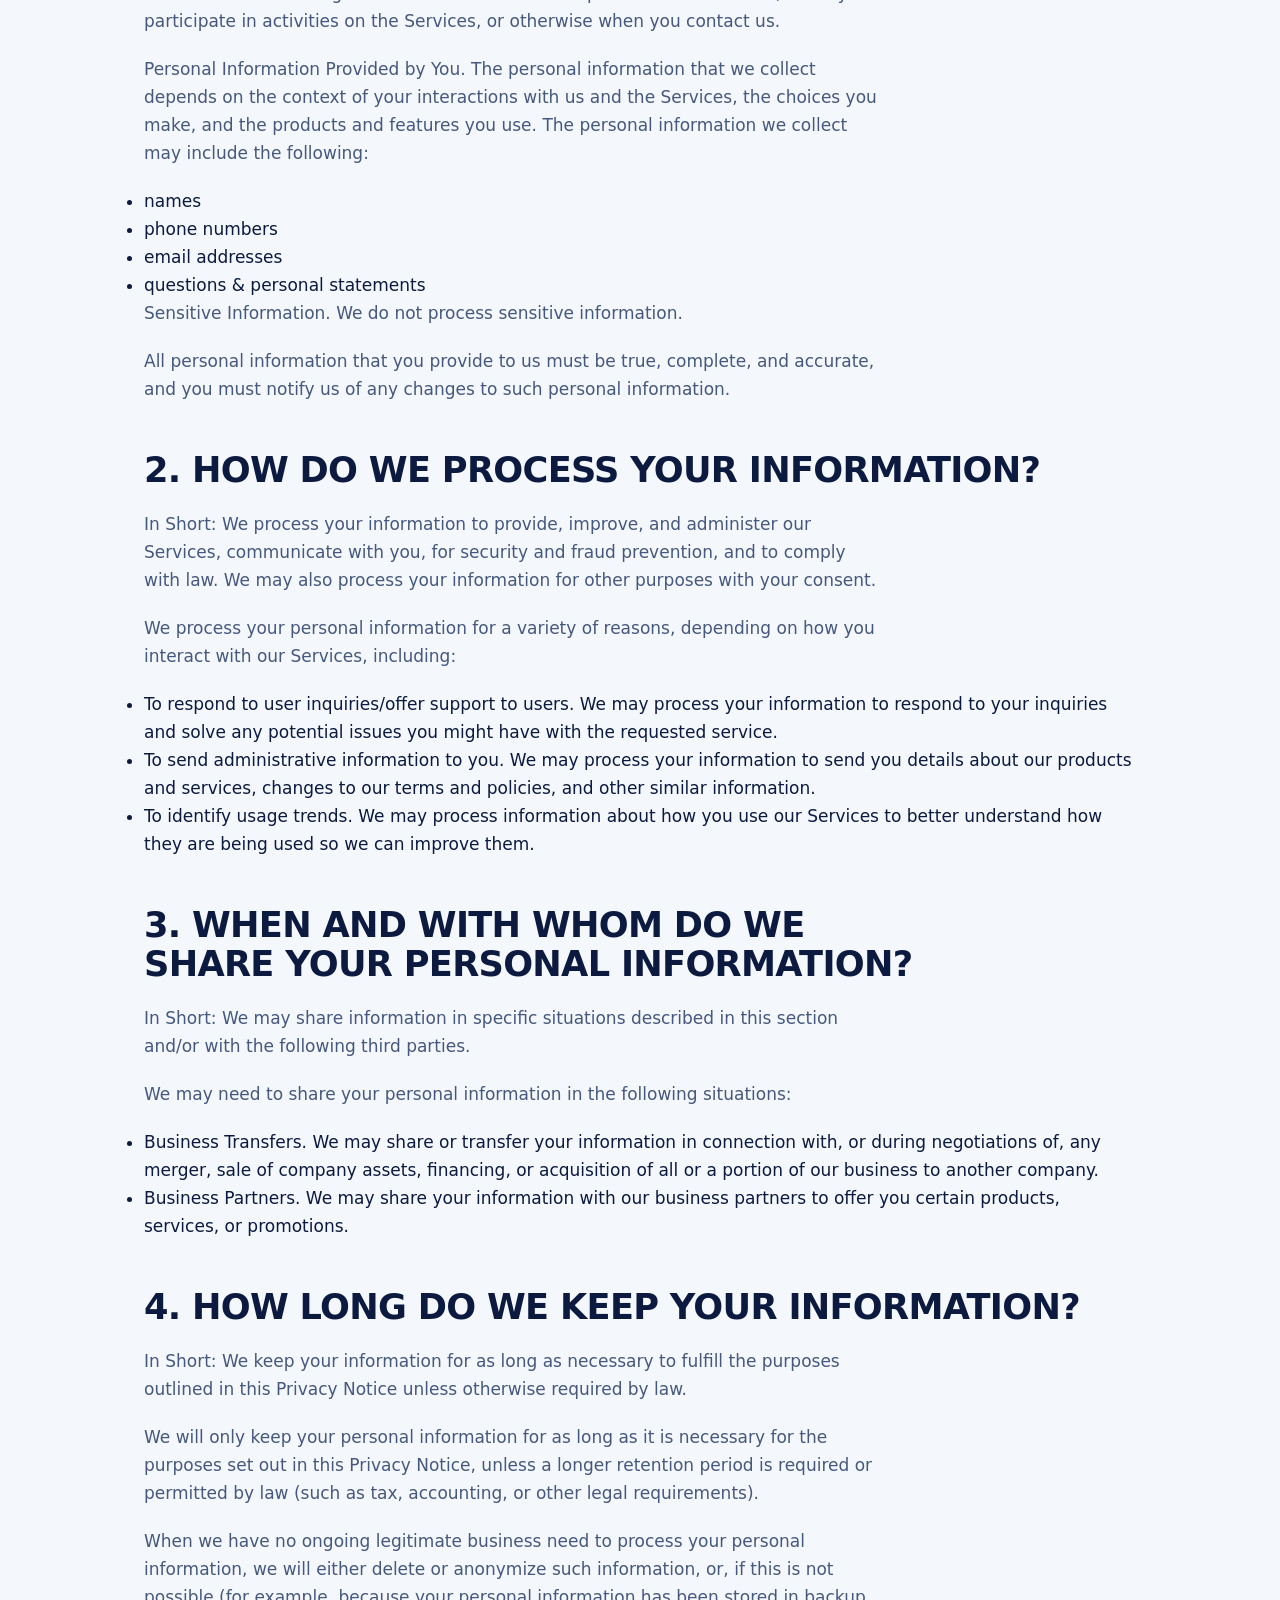
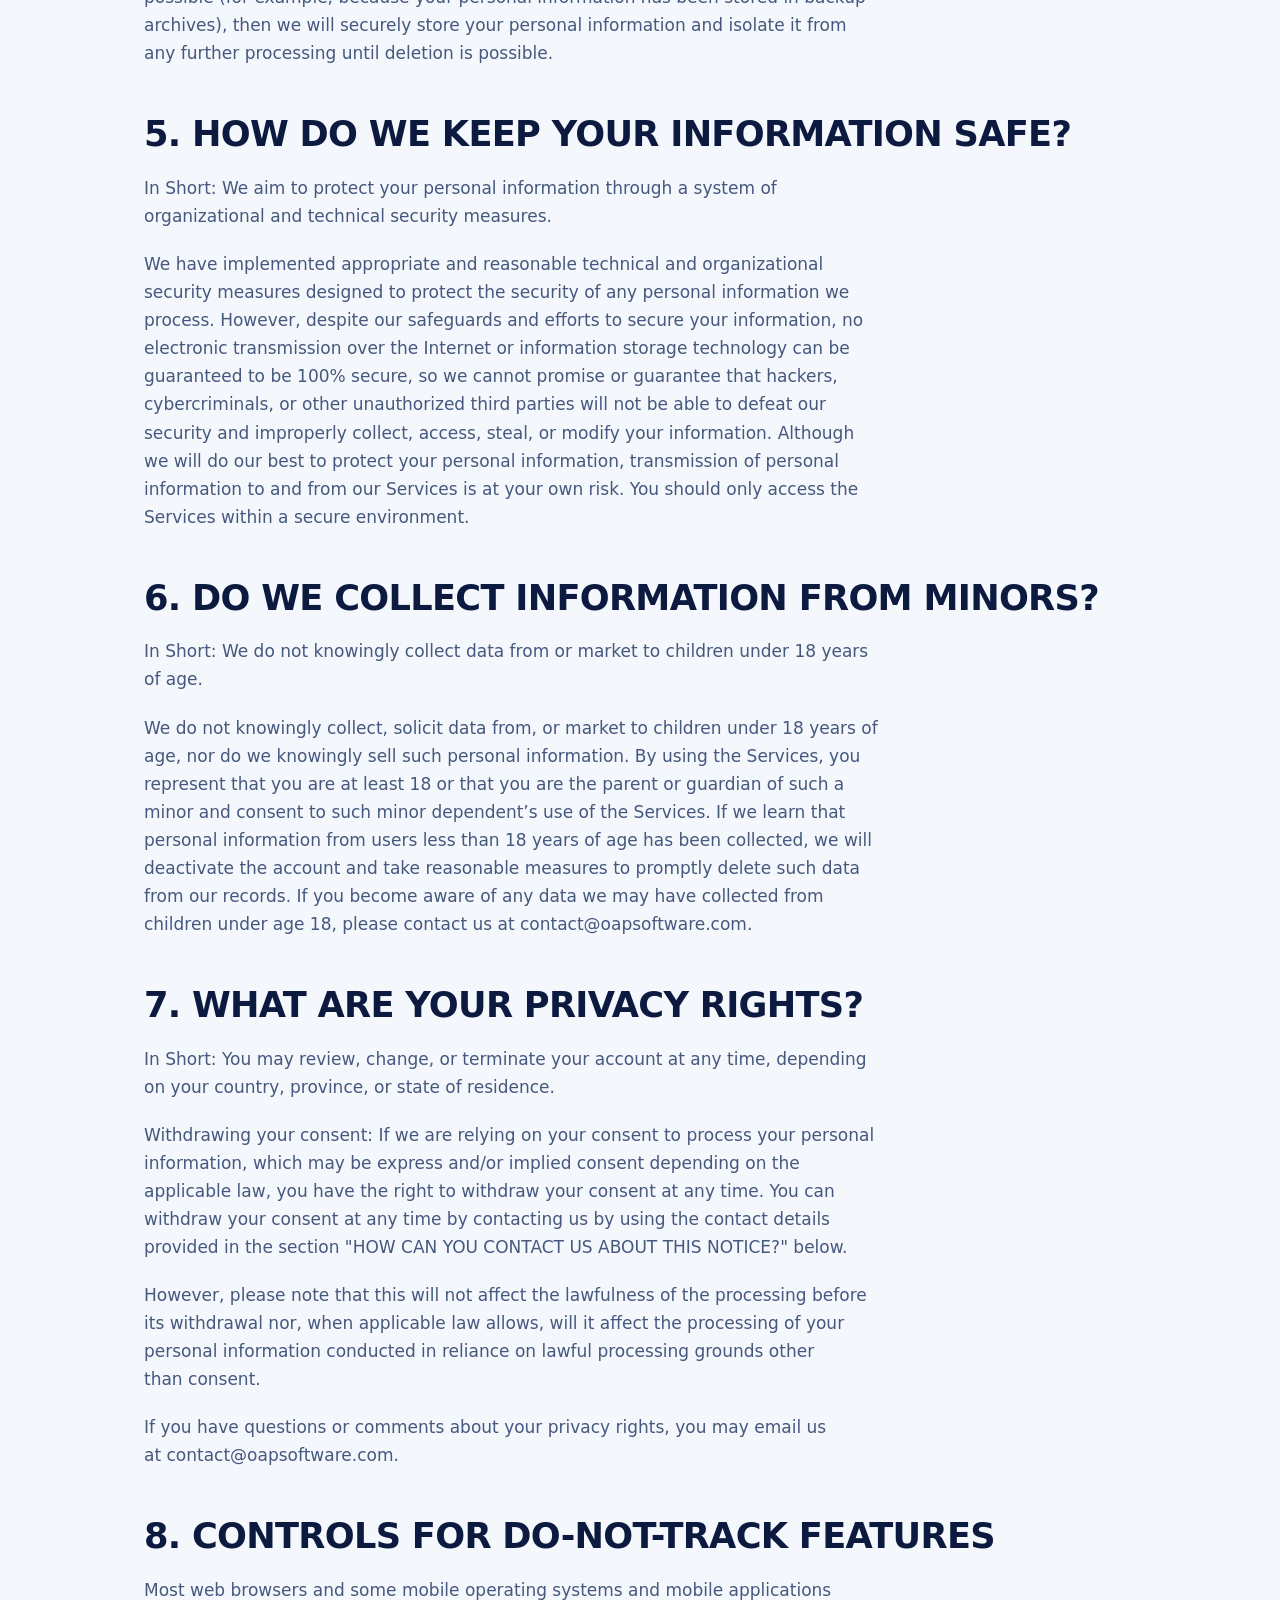
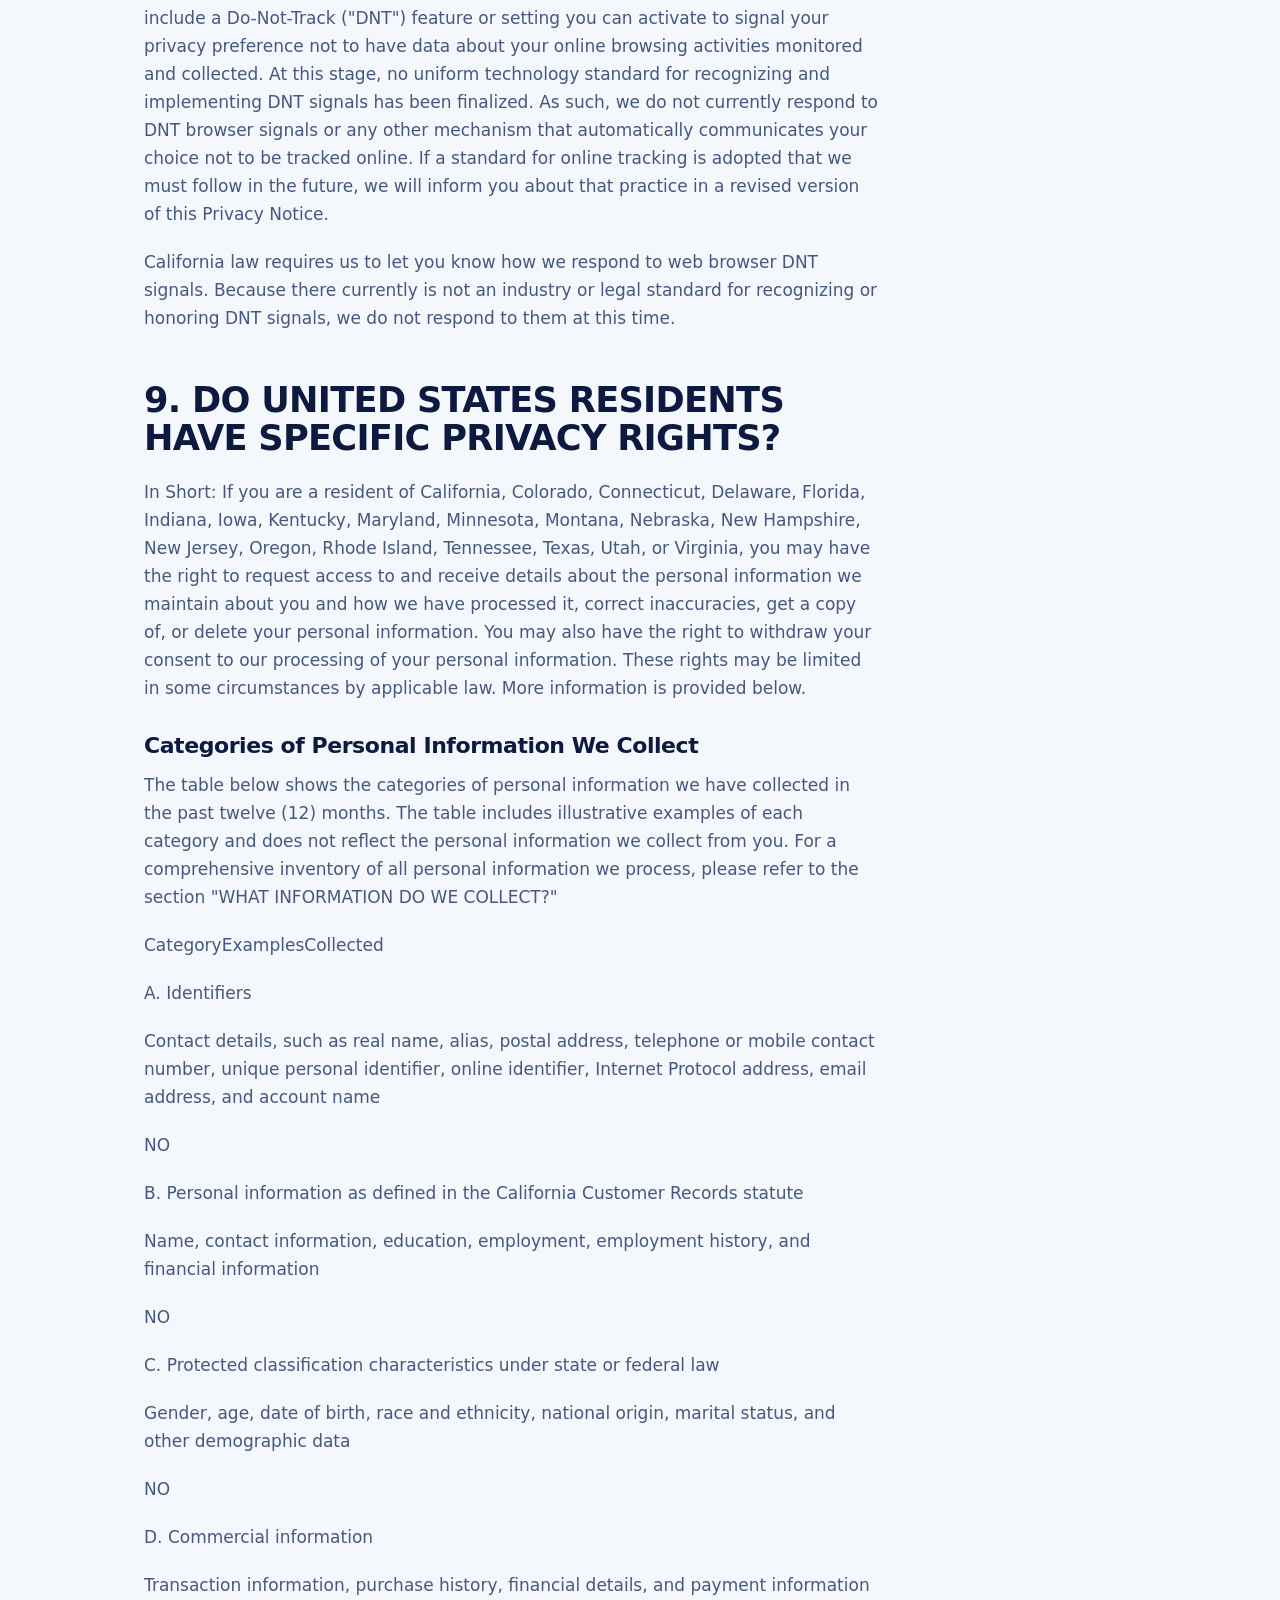
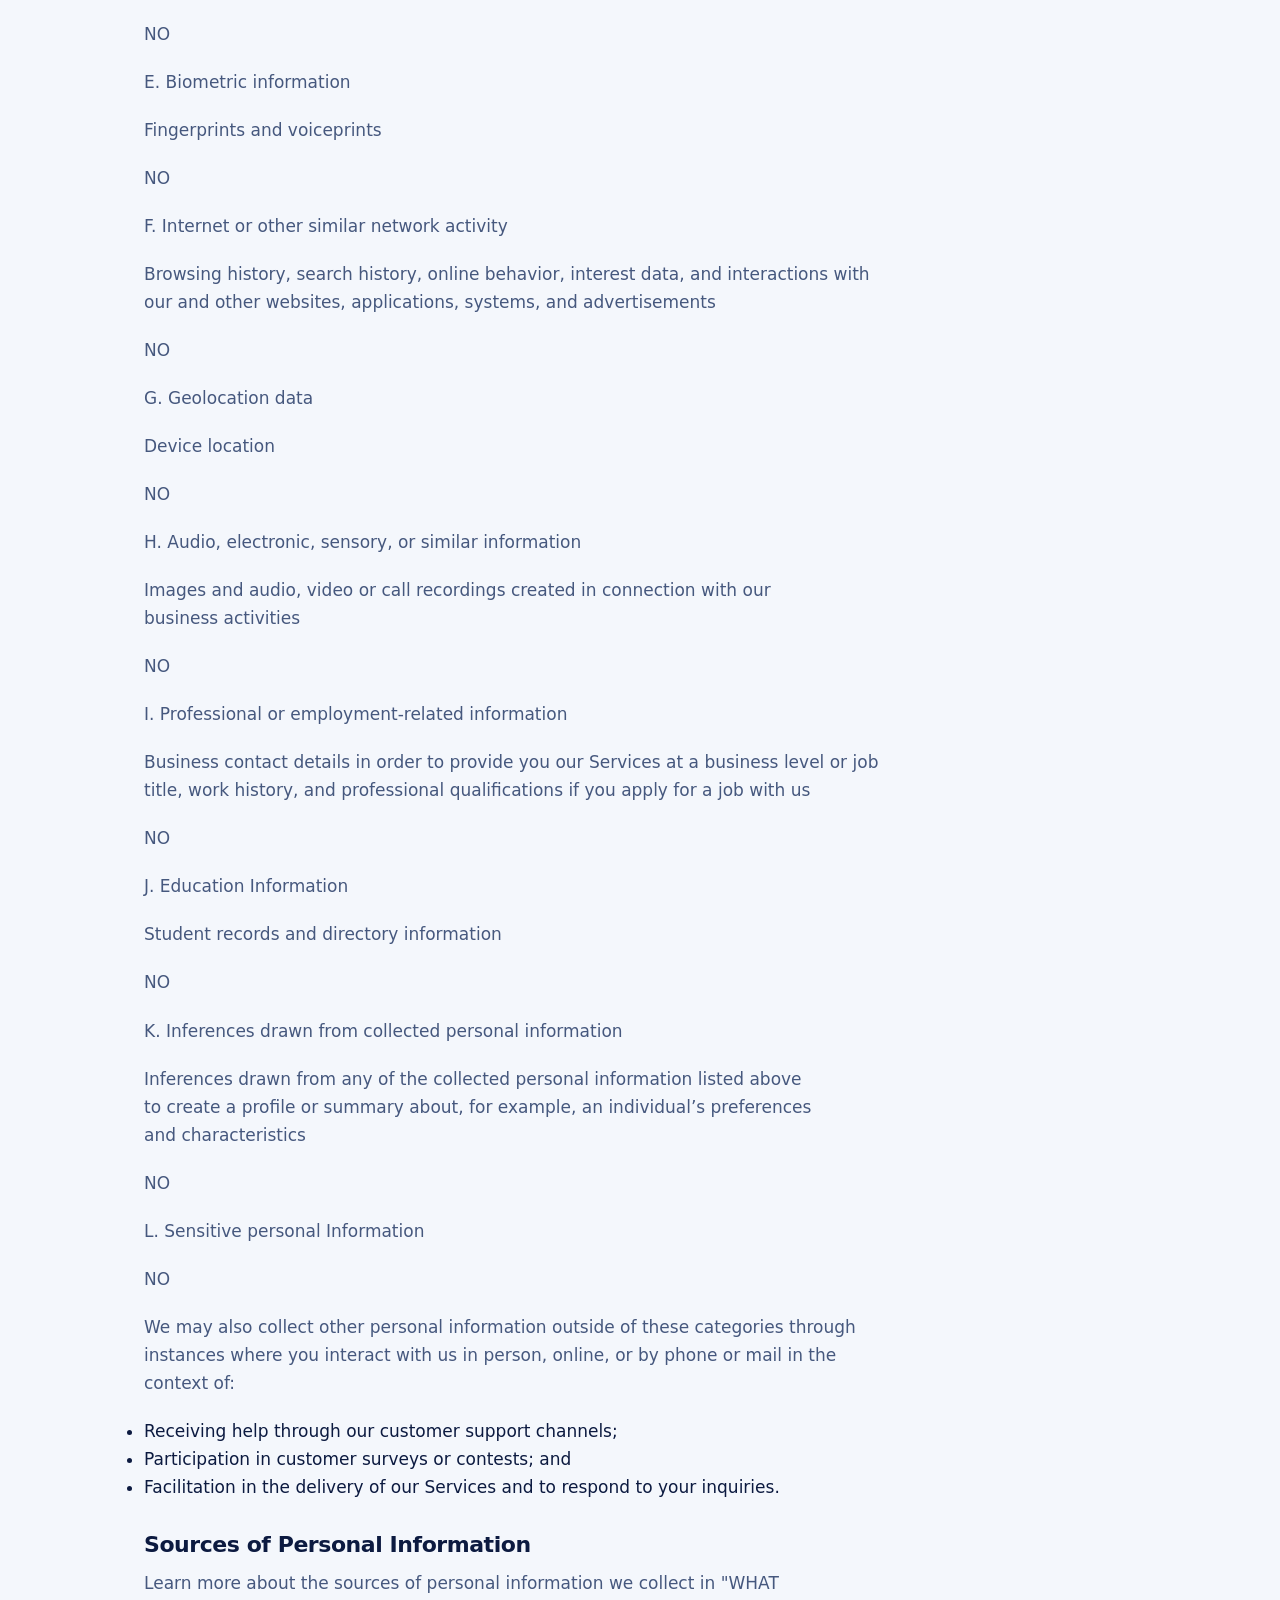
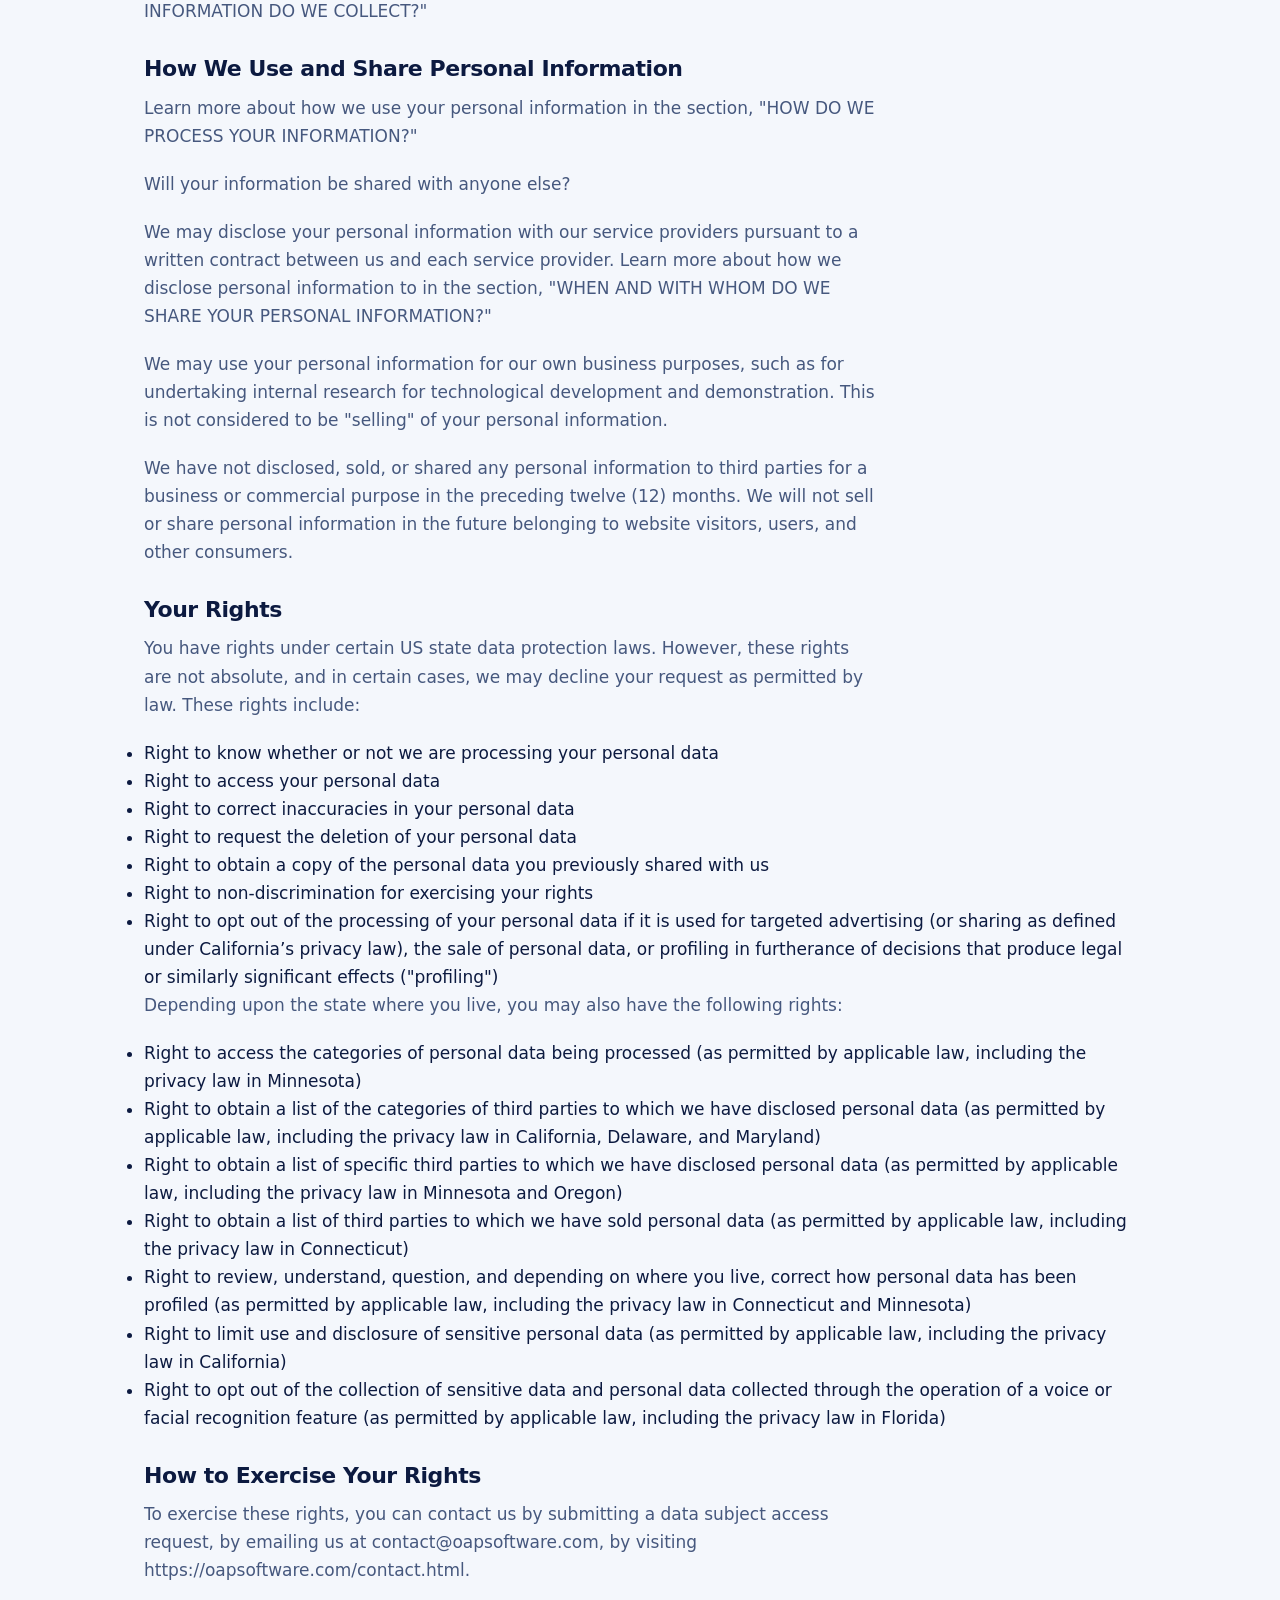
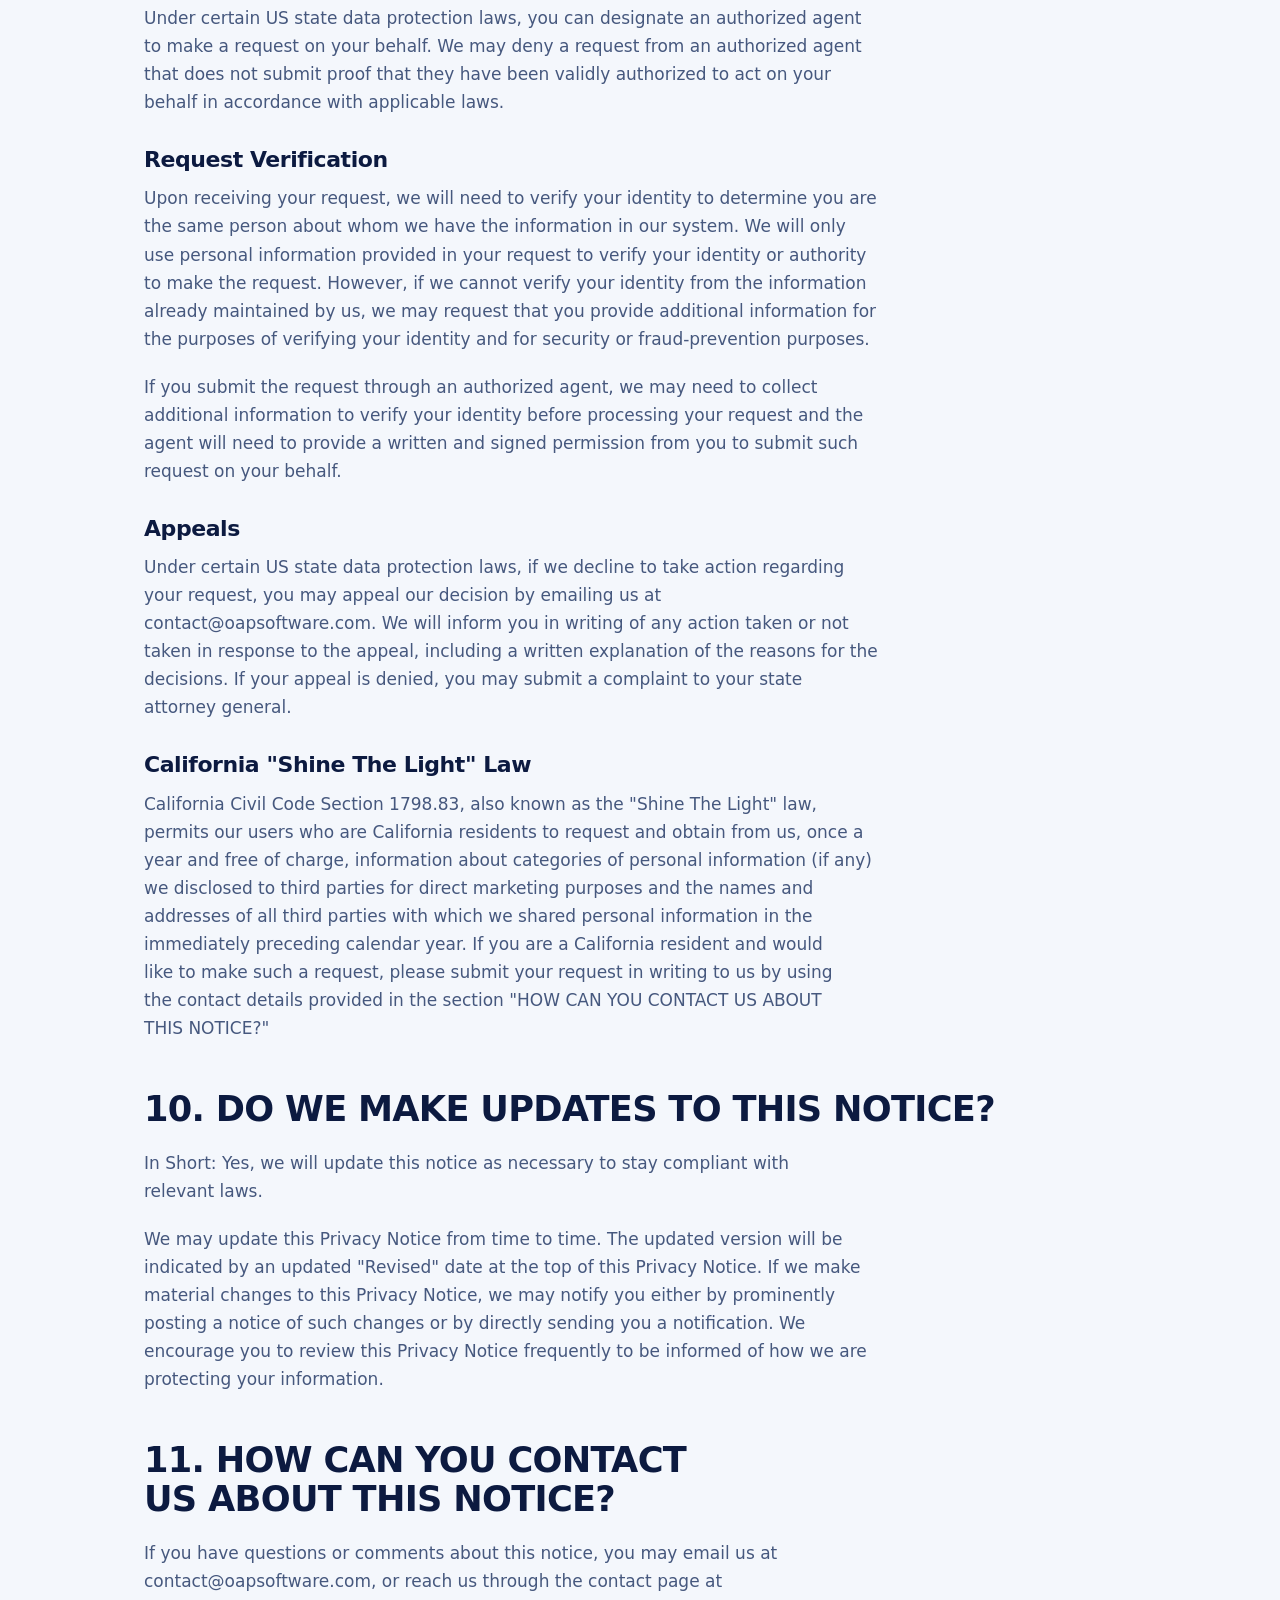
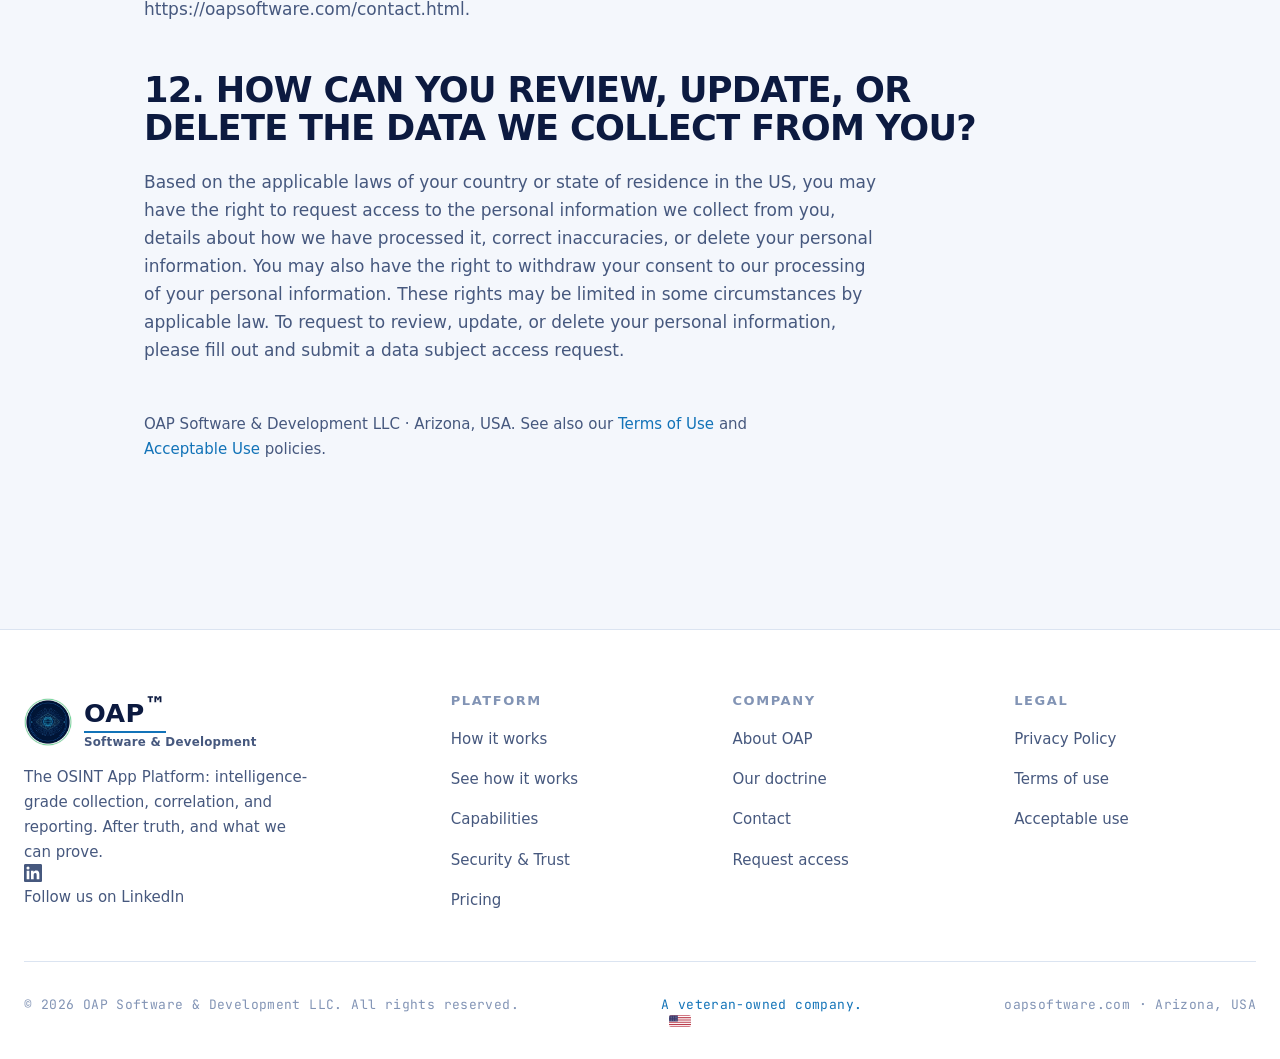
<file: privacy.html>
<!DOCTYPE html>
<html lang="en" data-theme="dark">
<head>
 <script>(function(){try{var s=window['local'+'Storage'];var t=s?s.getItem('oap.theme'):null;if(t!=='light'&&t!=='dark'){t=(window.matchMedia&&window.matchMedia('(prefers-color-scheme: light)').matches)?'light':'dark';}document.documentElement.setAttribute('data-theme',t);}catch(e){}})();</script>
 <meta charset="UTF-8" />
 <meta name="viewport" content="width=device-width, initial-scale=1.0" />
 <title>Privacy Policy | OSINT App Platform by OAP</title>
 <link rel="canonical" href="https://oapsoftware.com/privacy.html" />
 <meta name="description" content="Privacy Notice for OAP Software & Development LLC and the OSINT App Platform: what we collect, how we use it, and your rights." />
 <meta property="og:title" content="Privacy Policy | OSINT App Platform by OAP" />
 <meta property="og:description" content="Privacy Notice for OAP Software & Development LLC and the OSINT App Platform." />
 <link rel="preconnect" href="https://api.fontshare.com" />
 <link rel="preconnect" href="https://fonts.googleapis.com" />
 <link rel="preconnect" href="https://fonts.gstatic.com" crossorigin />
 <link href="https://api.fontshare.com/v2/css?f[]=cabinet-grotesk@500,700,800&f[]=satoshi@400,500,700&f[]=general-sans@500,600&display=swap" rel="stylesheet" />
 <link href="https://fonts.googleapis.com/css2?family=JetBrains+Mono:wght@400;500&display=swap" rel="stylesheet" />
 <meta property="og:image" content="assets/brand/oap-avatar.png" />
 <link rel="stylesheet" href="css/style.css" />
 <link rel="icon" href="favicon.ico" sizes="any" />
 <link rel="icon" type="image/png" sizes="32x32" href="assets/brand/favicon-32.png" />
 <link rel="icon" type="image/png" sizes="16x16" href="assets/brand/favicon-16.png" />
 <link rel="apple-touch-icon" sizes="180x180" href="assets/brand/favicon-180.png" />
</head>
<body>
 <header class="header">
 <div class="container">
 <nav class="nav" aria-label="Primary">
 <a href="index.html" class="nav__brand" aria-label="OAP Software and Development home">
 <img class="brand-emblem" src="assets/brand/oap-emblem-green.png" alt="OAP" width="120" height="120" />
 <span class="brand-wordmark">
 <span class="brand-name">OAP<sup class="brand-tm">™</sup></span>
 <span class="brand-desc">OSINT App Platform</span>
 <span class="brand-maker">by OAP Software &amp; Development</span>
 </span>
 </a>
 <div class="nav__links" id="nav-links">
 <a href="platform.html">Platform</a>
 <a href="demo.html">See how it works</a>
 <a href="capabilities.html">Capabilities</a>
 <a href="security.html">Security &amp; Trust</a>
 <a href="pricing.html">Pricing</a>
 <a href="company.html">Company</a>
 <a href="contact.html" class="btn btn--primary nav__cta-mobile" style="margin-top:1rem;">Request access</a>
 </div>
 <div class="nav__actions">
 <button class="theme-toggle" data-theme-toggle aria-label="Switch color theme"></button>
 <a href="contact.html" class="btn btn--primary nav__cta-desktop">Request access</a>
 <button class="nav__toggle" aria-label="Toggle menu" aria-expanded="false" aria-controls="nav-links">
 <svg width="20" height="20" viewBox="0 0 24 24" fill="none" stroke="currentColor" stroke-width="2"><line x1="3" y1="6" x2="21" y2="6"/><line x1="3" y1="12" x2="21" y2="12"/><line x1="3" y1="18" x2="21" y2="18"/></svg>
 </button>
 </div>
 </nav>
 </div>
 </header>
 <main>

 <section class="page-hero grid-bg">
 <div class="container">
 <span class="eyebrow">Legal</span>
 <h1>Privacy Notice</h1>
 <p>How and why OAP Software &amp; Development LLC collects, uses, and protects your information. Last updated June 08, 2026.</p>
 </div>
 </section>

 <section class="section">
 <div class="container container--default prose">
        <p>This Privacy Notice for OAP Software &amp; Development LLC ("we," "us," or "our"), describes how and why we might access, collect, store, use, and/or share ("process") your personal information when you use our services ("Services"), including when you:</p>
        <ul><li>Visit our website at <a href="http://www.oapsoftware.com">http://www.oapsoftware.com</a> or any website of ours that links to this Privacy Notice</li></ul>
        <ul><li>Use OAP (OSINT App Platform). OAP is a local-first open-source intelligence (OSINT) desktop application that helps users collect, correlate, and analyze publicly available information. Data collection and analysis run locally on the user's own machine; OAP does not store user case data on our servers.</li></ul>
        <ul><li>Engage with us in other related ways, including any marketing or events</li></ul>
        <p>Questions or concerns? Reading this Privacy Notice will help you understand your privacy rights and choices. We are responsible for making decisions about how your personal information is processed. If you do not agree with our policies and practices, please do not use our Services. If you still have any questions or concerns, please contact us at <a href="mailto:contact@oapsoftware.com">contact@oapsoftware.com</a>.</p>
        <h2>SUMMARY OF KEY POINTS</h2>
        <p>This summary provides key points from our Privacy Notice, but you can find out more details about any of these topics by clicking the link following each key point or by using our table of contents below to find the section you are looking for.</p>
        <p>What personal information do we process? When you visit, use, or navigate our Services, we may process personal information depending on how you interact with us and the Services, the choices you make, and the products and features you use. Learn more about personal information you disclose to us.</p>
        <p>Do we process any sensitive personal information? Some of the information may be considered "special" or "sensitive" in certain jurisdictions, for example your racial or ethnic origins, sexual orientation, and religious beliefs. We do not process sensitive personal information.</p>
        <p>Do we collect any information from third parties? We do not collect any information from third parties.</p>
        <p>How do we process your information? We process your information to provide, improve, and administer our Services, communicate with you, for security and fraud prevention, and to comply with law. We may also process your information for other purposes with your consent. We process your information only when we have a valid legal reason to do so. Learn more about how we process your information.</p>
        <p>In what situations and with which parties do we share personal information? We may share information in specific situations and with specific third parties. Learn more about when and with whom we share your personal information.</p>
        <p>How do we keep your information safe? We have adequate organizational and technical processes and procedures in place to protect your personal information. However, no electronic transmission over the internet or information storage technology can be guaranteed to be 100% secure, so we cannot promise or guarantee that hackers, cybercriminals, or other unauthorized third parties will not be able to defeat our security and improperly collect, access, steal, or modify your information. Learn more about how we keep your information safe.</p>
        <p>What are your rights? Depending on where you are located geographically, the applicable privacy law may mean you have certain rights regarding your personal information. Learn more about your privacy rights.</p>
        <p>How do you exercise your rights? The easiest way to exercise your rights is by submitting a data subject access request, or by contacting us. We will consider and act upon any request in accordance with applicable data protection laws.</p>
        <p>Want to learn more about what we do with any information we collect? Review the Privacy Notice in full.</p>
        <h2>TABLE OF CONTENTS</h2>
        <p>1. WHAT INFORMATION DO WE COLLECT?</p>
        <p>2. HOW DO WE PROCESS YOUR INFORMATION?</p>
        <p>3. WHEN AND WITH WHOM DO WE SHARE YOUR PERSONAL INFORMATION?</p>
        <p>4. HOW LONG DO WE KEEP YOUR INFORMATION?</p>
        <p>5. HOW DO WE KEEP YOUR INFORMATION SAFE?</p>
        <p>6. DO WE COLLECT INFORMATION FROM MINORS?</p>
        <p>7. WHAT ARE YOUR PRIVACY RIGHTS?</p>
        <p>8. CONTROLS FOR DO-NOT-TRACK FEATURES</p>
        <p>9. DO UNITED STATES RESIDENTS HAVE SPECIFIC PRIVACY RIGHTS?</p>
        <p>10. DO WE MAKE UPDATES TO THIS NOTICE?</p>
        <p>11. HOW CAN YOU CONTACT US ABOUT THIS NOTICE?</p>
        <p>12. HOW CAN YOU REVIEW, UPDATE, OR DELETE THE DATA WE COLLECT FROM YOU?</p>
        <h2>1. WHAT INFORMATION DO WE COLLECT?</h2>
        <h3>Personal information you disclose to us</h3>
        <p>In Short: We collect personal information that you provide to us.</p>
        <p>We collect personal information that you voluntarily provide to us when you express an interest in obtaining information about us or our products and Services, when you participate in activities on the Services, or otherwise when you contact us.</p>
        <p>Personal Information Provided by You. The personal information that we collect depends on the context of your interactions with us and the Services, the choices you make, and the products and features you use. The personal information we collect may include the following:</p>
        <ul><li>names</li></ul>
        <ul><li>phone numbers</li></ul>
        <ul><li>email addresses</li></ul>
        <ul><li>questions &amp; personal statements</li></ul>
        <p>Sensitive Information. We do not process sensitive information.</p>
        <p>All personal information that you provide to us must be true, complete, and accurate, and you must notify us of any changes to such personal information.</p>
        <h2>2. HOW DO WE PROCESS YOUR INFORMATION?</h2>
        <p>In Short: We process your information to provide, improve, and administer our Services, communicate with you, for security and fraud prevention, and to comply with law. We may also process your information for other purposes with your consent.</p>
        <p>We process your personal information for a variety of reasons, depending on how you interact with our Services, including:</p>
        <ul><li>To respond to user inquiries/offer support to users. We may process your information to respond to your inquiries and solve any potential issues you might have with the requested service.</li></ul>
        <ul><li>To send administrative information to you. We may process your information to send you details about our products and services, changes to our terms and policies, and other similar information.</li></ul>
        <ul><li>To identify usage trends. We may process information about how you use our Services to better understand how they are being used so we can improve them.</li></ul>
        <h2>3. WHEN AND WITH WHOM DO WE SHARE YOUR PERSONAL INFORMATION?</h2>
        <p>In Short: We may share information in specific situations described in this section and/or with the following third parties.</p>
        <p>We may need to share your personal information in the following situations:</p>
        <ul><li>Business Transfers. We may share or transfer your information in connection with, or during negotiations of, any merger, sale of company assets, financing, or acquisition of all or a portion of our business to another company.</li></ul>
        <ul><li>Business Partners. We may share your information with our business partners to offer you certain products, services, or promotions.</li></ul>
        <h2>4. HOW LONG DO WE KEEP YOUR INFORMATION?</h2>
        <p>In Short: We keep your information for as long as necessary to fulfill the purposes outlined in this Privacy Notice unless otherwise required by law.</p>
        <p>We will only keep your personal information for as long as it is necessary for the purposes set out in this Privacy Notice, unless a longer retention period is required or permitted by law (such as tax, accounting, or other legal requirements).</p>
        <p>When we have no ongoing legitimate business need to process your personal information, we will either delete or anonymize such information, or, if this is not possible (for example, because your personal information has been stored in backup archives), then we will securely store your personal information and isolate it from any further processing until deletion is possible.</p>
        <h2>5. HOW DO WE KEEP YOUR INFORMATION SAFE?</h2>
        <p>In Short: We aim to protect your personal information through a system of organizational and technical security measures.</p>
        <p>We have implemented appropriate and reasonable technical and organizational security measures designed to protect the security of any personal information we process. However, despite our safeguards and efforts to secure your information, no electronic transmission over the Internet or information storage technology can be guaranteed to be 100% secure, so we cannot promise or guarantee that hackers, cybercriminals, or other unauthorized third parties will not be able to defeat our security and improperly collect, access, steal, or modify your information. Although we will do our best to protect your personal information, transmission of personal information to and from our Services is at your own risk. You should only access the Services within a secure environment.</p>
        <h2>6. DO WE COLLECT INFORMATION FROM MINORS?</h2>
        <p>In Short: We do not knowingly collect data from or market to children under 18 years of age.</p>
        <p>We do not knowingly collect, solicit data from, or market to children under 18 years of age, nor do we knowingly sell such personal information. By using the Services, you represent that you are at least 18 or that you are the parent or guardian of such a minor and consent to such minor dependent’s use of the Services. If we learn that personal information from users less than 18 years of age has been collected, we will deactivate the account and take reasonable measures to promptly delete such data from our records. If you become aware of any data we may have collected from children under age 18, please contact us at <a href="mailto:contact@oapsoftware.com">contact@oapsoftware.com</a>.</p>
        <h2>7. WHAT ARE YOUR PRIVACY RIGHTS?</h2>
        <p>In Short:  You may review, change, or terminate your account at any time, depending on your country, province, or state of residence.</p>
        <p>Withdrawing your consent: If we are relying on your consent to process your personal information, which may be express and/or implied consent depending on the applicable law, you have the right to withdraw your consent at any time. You can withdraw your consent at any time by contacting us by using the contact details provided in the section "HOW CAN YOU CONTACT US ABOUT THIS NOTICE?" below.</p>
        <p>However, please note that this will not affect the lawfulness of the processing before its withdrawal nor, when applicable law allows, will it affect the processing of your personal information conducted in reliance on lawful processing grounds other than consent.</p>
        <p>If you have questions or comments about your privacy rights, you may email us at <a href="mailto:contact@oapsoftware.com">contact@oapsoftware.com</a>.</p>
        <h2>8. CONTROLS FOR DO-NOT-TRACK FEATURES</h2>
        <p>Most web browsers and some mobile operating systems and mobile applications include a Do-Not-Track ("DNT") feature or setting you can activate to signal your privacy preference not to have data about your online browsing activities monitored and collected. At this stage, no uniform technology standard for recognizing and implementing DNT signals has been finalized. As such, we do not currently respond to DNT browser signals or any other mechanism that automatically communicates your choice not to be tracked online. If a standard for online tracking is adopted that we must follow in the future, we will inform you about that practice in a revised version of this Privacy Notice.</p>
        <p>California law requires us to let you know how we respond to web browser DNT signals. Because there currently is not an industry or legal standard for recognizing or honoring DNT signals, we do not respond to them at this time.</p>
        <h2>9. DO UNITED STATES RESIDENTS HAVE SPECIFIC PRIVACY RIGHTS?</h2>
        <p>In Short: If you are a resident of California, Colorado, Connecticut, Delaware, Florida, Indiana, Iowa, Kentucky, Maryland, Minnesota, Montana, Nebraska, New Hampshire, New Jersey, Oregon, Rhode Island, Tennessee, Texas, Utah, or Virginia, you may have the right to request access to and receive details about the personal information we maintain about you and how we have processed it, correct inaccuracies, get a copy of, or delete your personal information. You may also have the right to withdraw your consent to our processing of your personal information. These rights may be limited in some circumstances by applicable law. More information is provided below.</p>
        <h3>Categories of Personal Information We Collect</h3>
        <p>The table below shows the categories of personal information we have collected in the past twelve (12) months. The table includes illustrative examples of each category and does not reflect the personal information we collect from you. For a comprehensive inventory of all personal information we process, please refer to the section "WHAT INFORMATION DO WE COLLECT?"</p>
        <p>CategoryExamplesCollected</p>
        <p>A. Identifiers</p>
        <p>Contact details, such as real name, alias, postal address, telephone or mobile contact number, unique personal identifier, online identifier, Internet Protocol address, email address, and account name</p>
        <p>NO</p>
        <p>B. Personal information as defined in the California Customer Records statute</p>
        <p>Name, contact information, education, employment, employment history, and financial information</p>
        <p>NO</p>
        <p>C. Protected classification characteristics under state or federal law</p>
        <p>Gender, age, date of birth, race and ethnicity, national origin, marital status, and other demographic data</p>
        <p>NO</p>
        <p>D. Commercial information</p>
        <p>Transaction information, purchase history, financial details, and payment information</p>
        <p>NO</p>
        <p>E. Biometric information</p>
        <p>Fingerprints and voiceprints</p>
        <p>NO</p>
        <p>F. Internet or other similar network activity</p>
        <p>Browsing history, search history, online behavior, interest data, and interactions with our and other websites, applications, systems, and advertisements</p>
        <p>NO</p>
        <p>G. Geolocation data</p>
        <p>Device location</p>
        <p>NO</p>
        <p>H. Audio, electronic, sensory, or similar information</p>
        <p>Images and audio, video or call recordings created in connection with our business activities</p>
        <p>NO</p>
        <p>I. Professional or employment-related information</p>
        <p>Business contact details in order to provide you our Services at a business level or job title, work history, and professional qualifications if you apply for a job with us</p>
        <p>NO</p>
        <p>J. Education Information</p>
        <p>Student records and directory information</p>
        <p>NO</p>
        <p>K. Inferences drawn from collected personal information</p>
        <p>Inferences drawn from any of the collected personal information listed above to create a profile or summary about, for example, an individual’s preferences and characteristics</p>
        <p>NO</p>
        <p>L. Sensitive personal Information</p>
        <p>NO</p>
        <p>We may also collect other personal information outside of these categories through instances where you interact with us in person, online, or by phone or mail in the context of:</p>
        <ul><li>Receiving help through our customer support channels;</li></ul>
        <ul><li>Participation in customer surveys or contests; and</li></ul>
        <ul><li>Facilitation in the delivery of our Services and to respond to your inquiries.</li></ul>
        <h3>Sources of Personal Information</h3>
        <p>Learn more about the sources of personal information we collect in "WHAT INFORMATION DO WE COLLECT?"</p>
        <h3>How We Use and Share Personal Information</h3>
        <p>Learn more about how we use your personal information in the section, "HOW DO WE PROCESS YOUR INFORMATION?"</p>
        <p>Will your information be shared with anyone else?</p>
        <p>We may disclose your personal information with our service providers pursuant to a written contract between us and each service provider. Learn more about how we disclose personal information to in the section, "WHEN AND WITH WHOM DO WE SHARE YOUR PERSONAL INFORMATION?"</p>
        <p>We may use your personal information for our own business purposes, such as for undertaking internal research for technological development and demonstration. This is not considered to be "selling" of your personal information.</p>
        <p>We have not disclosed, sold, or shared any personal information to third parties for a business or commercial purpose in the preceding twelve (12) months. We will not sell or share personal information in the future belonging to website visitors, users, and other consumers.</p>
        <h3>Your Rights</h3>
        <p>You have rights under certain US state data protection laws. However, these rights are not absolute, and in certain cases, we may decline your request as permitted by law. These rights include:</p>
        <ul><li>Right to know whether or not we are processing your personal data</li></ul>
        <ul><li>Right to access your personal data</li></ul>
        <ul><li>Right to correct inaccuracies in your personal data</li></ul>
        <ul><li>Right to request the deletion of your personal data</li></ul>
        <ul><li>Right to obtain a copy of the personal data you previously shared with us</li></ul>
        <ul><li>Right to non-discrimination for exercising your rights</li></ul>
        <ul><li>Right to opt out of the processing of your personal data if it is used for targeted advertising (or sharing as defined under California’s privacy law), the sale of personal data, or profiling in furtherance of decisions that produce legal or similarly significant effects ("profiling")</li></ul>
        <p>Depending upon the state where you live, you may also have the following rights:</p>
        <ul><li>Right to access the categories of personal data being processed (as permitted by applicable law, including the privacy law in Minnesota)</li></ul>
        <ul><li>Right to obtain a list of the categories of third parties to which we have disclosed personal data (as permitted by applicable law, including the privacy law in California, Delaware, and Maryland)</li></ul>
        <ul><li>Right to obtain a list of specific third parties to which we have disclosed personal data (as permitted by applicable law, including the privacy law in Minnesota and Oregon)</li></ul>
        <ul><li>Right to obtain a list of third parties to which we have sold personal data (as permitted by applicable law, including the privacy law in Connecticut)</li></ul>
        <ul><li>Right to review, understand, question, and depending on where you live, correct how personal data has been profiled (as permitted by applicable law, including the privacy law in Connecticut and Minnesota)</li></ul>
        <ul><li>Right to limit use and disclosure of sensitive personal data (as permitted by applicable law, including the privacy law in California)</li></ul>
        <ul><li>Right to opt out of the collection of sensitive data and personal data collected through the operation of a voice or facial recognition feature (as permitted by applicable law, including the privacy law in Florida)</li></ul>
        <h3>How to Exercise Your Rights</h3>
        <p>To exercise these rights, you can contact us by submitting a data subject access request, by emailing us at <a href="mailto:contact@oapsoftware.com">contact@oapsoftware.com</a>, by visiting <a href="https://oapsoftware.com/contact.html.">https://oapsoftware.com/contact.html.</a></p>
        <p>Under certain US state data protection laws, you can designate an authorized agent to make a request on your behalf. We may deny a request from an authorized agent that does not submit proof that they have been validly authorized to act on your behalf in accordance with applicable laws.</p>
        <h3>Request Verification</h3>
        <p>Upon receiving your request, we will need to verify your identity to determine you are the same person about whom we have the information in our system. We will only use personal information provided in your request to verify your identity or authority to make the request. However, if we cannot verify your identity from the information already maintained by us, we may request that you provide additional information for the purposes of verifying your identity and for security or fraud-prevention purposes.</p>
        <p>If you submit the request through an authorized agent, we may need to collect additional information to verify your identity before processing your request and the agent will need to provide a written and signed permission from you to submit such request on your behalf.</p>
        <h3>Appeals</h3>
        <p>Under certain US state data protection laws, if we decline to take action regarding your request, you may appeal our decision by emailing us at <a href="mailto:contact@oapsoftware.com">contact@oapsoftware.com</a>. We will inform you in writing of any action taken or not taken in response to the appeal, including a written explanation of the reasons for the decisions. If your appeal is denied, you may submit a complaint to your state attorney general.</p>
        <h3>California "Shine The Light" Law</h3>
        <p>California Civil Code Section 1798.83, also known as the "Shine The Light" law, permits our users who are California residents to request and obtain from us, once a year and free of charge, information about categories of personal information (if any) we disclosed to third parties for direct marketing purposes and the names and addresses of all third parties with which we shared personal information in the immediately preceding calendar year. If you are a California resident and would like to make such a request, please submit your request in writing to us by using the contact details provided in the section "HOW CAN YOU CONTACT US ABOUT THIS NOTICE?"</p>
        <h2>10. DO WE MAKE UPDATES TO THIS NOTICE?</h2>
        <p>In Short: Yes, we will update this notice as necessary to stay compliant with relevant laws.</p>
        <p>We may update this Privacy Notice from time to time. The updated version will be indicated by an updated "Revised" date at the top of this Privacy Notice. If we make material changes to this Privacy Notice, we may notify you either by prominently posting a notice of such changes or by directly sending you a notification. We encourage you to review this Privacy Notice frequently to be informed of how we are protecting your information.</p>
        <h2>11. HOW CAN YOU CONTACT US ABOUT THIS NOTICE?</h2>
        <p>If you have questions or comments about this notice, you may email us at <a href="mailto:contact@oapsoftware.com">contact@oapsoftware.com</a>, or reach us through the contact page at <a href="https://oapsoftware.com/contact.html">https://oapsoftware.com/contact.html</a>.</p>
        <h2>12. HOW CAN YOU REVIEW, UPDATE, OR DELETE THE DATA WE COLLECT FROM YOU?</h2>
        <p>Based on the applicable laws of your country or state of residence in the US, you may have the right to request access to the personal information we collect from you, details about how we have processed it, correct inaccuracies, or delete your personal information. You may also have the right to withdraw your consent to our processing of your personal information. These rights may be limited in some circumstances by applicable law. To request to review, update, or delete your personal information, please fill out and submit a data subject access request.</p>

 <p style="margin-top:var(--space-12); font-size:var(--text-sm);" class="muted">OAP Software &amp; Development LLC · Arizona, USA. See also our <a href="terms.html" style="color:var(--color-primary);">Terms of Use</a> and <a href="legal.html#acceptable-use" style="color:var(--color-primary);">Acceptable Use</a> policies.</p>
 </div>
 </section>

 </main>
 <footer class="footer">
 <div class="container">
 <div class="footer__grid">
 <div class="footer__brand">
 <a href="index.html" class="nav__brand">
 <img class="brand-emblem" src="assets/brand/oap-emblem-green.png" alt="OAP" width="120" height="120" />
 <span class="brand-wordmark">
 <span class="brand-name">OAP<sup class="brand-tm">&trade;</sup></span>
 <span class="brand-tag">Software &amp; Development</span>
 </span>
 </a>
 <p>The OSINT App Platform: intelligence-grade collection, correlation, and reporting. After truth, and what we can prove.</p>
 <a class="footer__social" href="https://www.linkedin.com/company/oapsoftware/" target="_blank" rel="noopener" aria-label="Follow OAP Software & Development on LinkedIn"><svg width="18" height="18" viewBox="0 0 24 24" fill="currentColor" aria-hidden="true"><path d="M20.45 20.45h-3.56v-5.57c0-1.33-.02-3.04-1.85-3.04-1.85 0-2.13 1.45-2.13 2.94v5.67H9.35V9h3.42v1.56h.05c.48-.9 1.64-1.85 3.37-1.85 3.6 0 4.27 2.37 4.27 5.45v6.29zM5.34 7.43a2.06 2.06 0 1 1 0-4.13 2.06 2.06 0 0 1 0 4.13zM7.12 20.45H3.55V9h3.57v11.45zM22.22 0H1.77C.79 0 0 .77 0 1.73v20.54C0 23.23.79 24 1.77 24h20.45c.98 0 1.78-.77 1.78-1.73V1.73C24 .77 23.2 0 22.22 0z"/></svg><span>Follow us on LinkedIn</span></a>
 </div>
 <div><h4>Platform</h4><ul role="list"><li><a href="platform.html">How it works</a></li><li><a href="demo.html">See how it works</a></li><li><a href="capabilities.html">Capabilities</a></li><li><a href="security.html">Security &amp; Trust</a></li><li><a href="pricing.html">Pricing</a></li></ul></div>
 <div><h4>Company</h4><ul role="list"><li><a href="company.html">About OAP</a></li><li><a href="company.html#doctrine">Our doctrine</a></li><li><a href="contact.html">Contact</a></li><li><a href="contact.html">Request access</a></li></ul></div>
 <div><h4>Legal</h4><ul role="list"><li><a href="privacy.html">Privacy Policy</a></li><li><a href="terms.html">Terms of use</a></li><li><a href="legal.html#acceptable-use">Acceptable use</a></li></ul></div>
 </div>
 <div class="footer__bottom">
 <span>© 2026 OAP Software &amp; Development LLC. All rights reserved.</span>
 <span style="color:var(--color-primary); white-space:nowrap;">A veteran-owned company.<svg class="flag-us" viewBox="0 0 190 100" width="22" height="12" role="img" aria-label="United States flag" style="vertical-align:middle; margin-left:0.5rem; border-radius:2px; box-shadow:0 0 0 1px rgba(255,255,255,0.18);"><defs><clipPath id="flagRound"><rect width="190" height="100" rx="3"/></clipPath></defs><g clip-path="url(#flagRound)"><rect x="0" y="0.000" width="190" height="7.692" fill="#B22234"/><rect x="0" y="7.692" width="190" height="7.692" fill="#FFFFFF"/><rect x="0" y="15.385" width="190" height="7.692" fill="#B22234"/><rect x="0" y="23.077" width="190" height="7.692" fill="#FFFFFF"/><rect x="0" y="30.769" width="190" height="7.692" fill="#B22234"/><rect x="0" y="38.462" width="190" height="7.692" fill="#FFFFFF"/><rect x="0" y="46.154" width="190" height="7.692" fill="#B22234"/><rect x="0" y="53.846" width="190" height="7.692" fill="#FFFFFF"/><rect x="0" y="61.538" width="190" height="7.692" fill="#B22234"/><rect x="0" y="69.231" width="190" height="7.692" fill="#FFFFFF"/><rect x="0" y="76.923" width="190" height="7.692" fill="#B22234"/><rect x="0" y="84.615" width="190" height="7.692" fill="#FFFFFF"/><rect x="0" y="92.308" width="190" height="7.692" fill="#B22234"/><rect x="0" y="0" width="76" height="53.846" fill="#3C3B6E"/><circle cx="8.0" cy="7.0" r="2.2" fill="#FFFFFF"/><circle cx="23.0" cy="7.0" r="2.2" fill="#FFFFFF"/><circle cx="38.0" cy="7.0" r="2.2" fill="#FFFFFF"/><circle cx="53.0" cy="7.0" r="2.2" fill="#FFFFFF"/><circle cx="68.0" cy="7.0" r="2.2" fill="#FFFFFF"/><circle cx="8.0" cy="19.5" r="2.2" fill="#FFFFFF"/><circle cx="23.0" cy="19.5" r="2.2" fill="#FFFFFF"/><circle cx="38.0" cy="19.5" r="2.2" fill="#FFFFFF"/><circle cx="53.0" cy="19.5" r="2.2" fill="#FFFFFF"/><circle cx="68.0" cy="19.5" r="2.2" fill="#FFFFFF"/><circle cx="8.0" cy="32.0" r="2.2" fill="#FFFFFF"/><circle cx="23.0" cy="32.0" r="2.2" fill="#FFFFFF"/><circle cx="38.0" cy="32.0" r="2.2" fill="#FFFFFF"/><circle cx="53.0" cy="32.0" r="2.2" fill="#FFFFFF"/><circle cx="68.0" cy="32.0" r="2.2" fill="#FFFFFF"/><circle cx="8.0" cy="44.5" r="2.2" fill="#FFFFFF"/><circle cx="23.0" cy="44.5" r="2.2" fill="#FFFFFF"/><circle cx="38.0" cy="44.5" r="2.2" fill="#FFFFFF"/><circle cx="53.0" cy="44.5" r="2.2" fill="#FFFFFF"/><circle cx="68.0" cy="44.5" r="2.2" fill="#FFFFFF"/></g></svg></span>
 <span>oapsoftware.com · Arizona, USA</span>
 </div>
 </div>
 </footer>

 <script src="js/storage-shim.js"></script>
 <script src="js/main.js"></script>
</body>
</html>
</file>
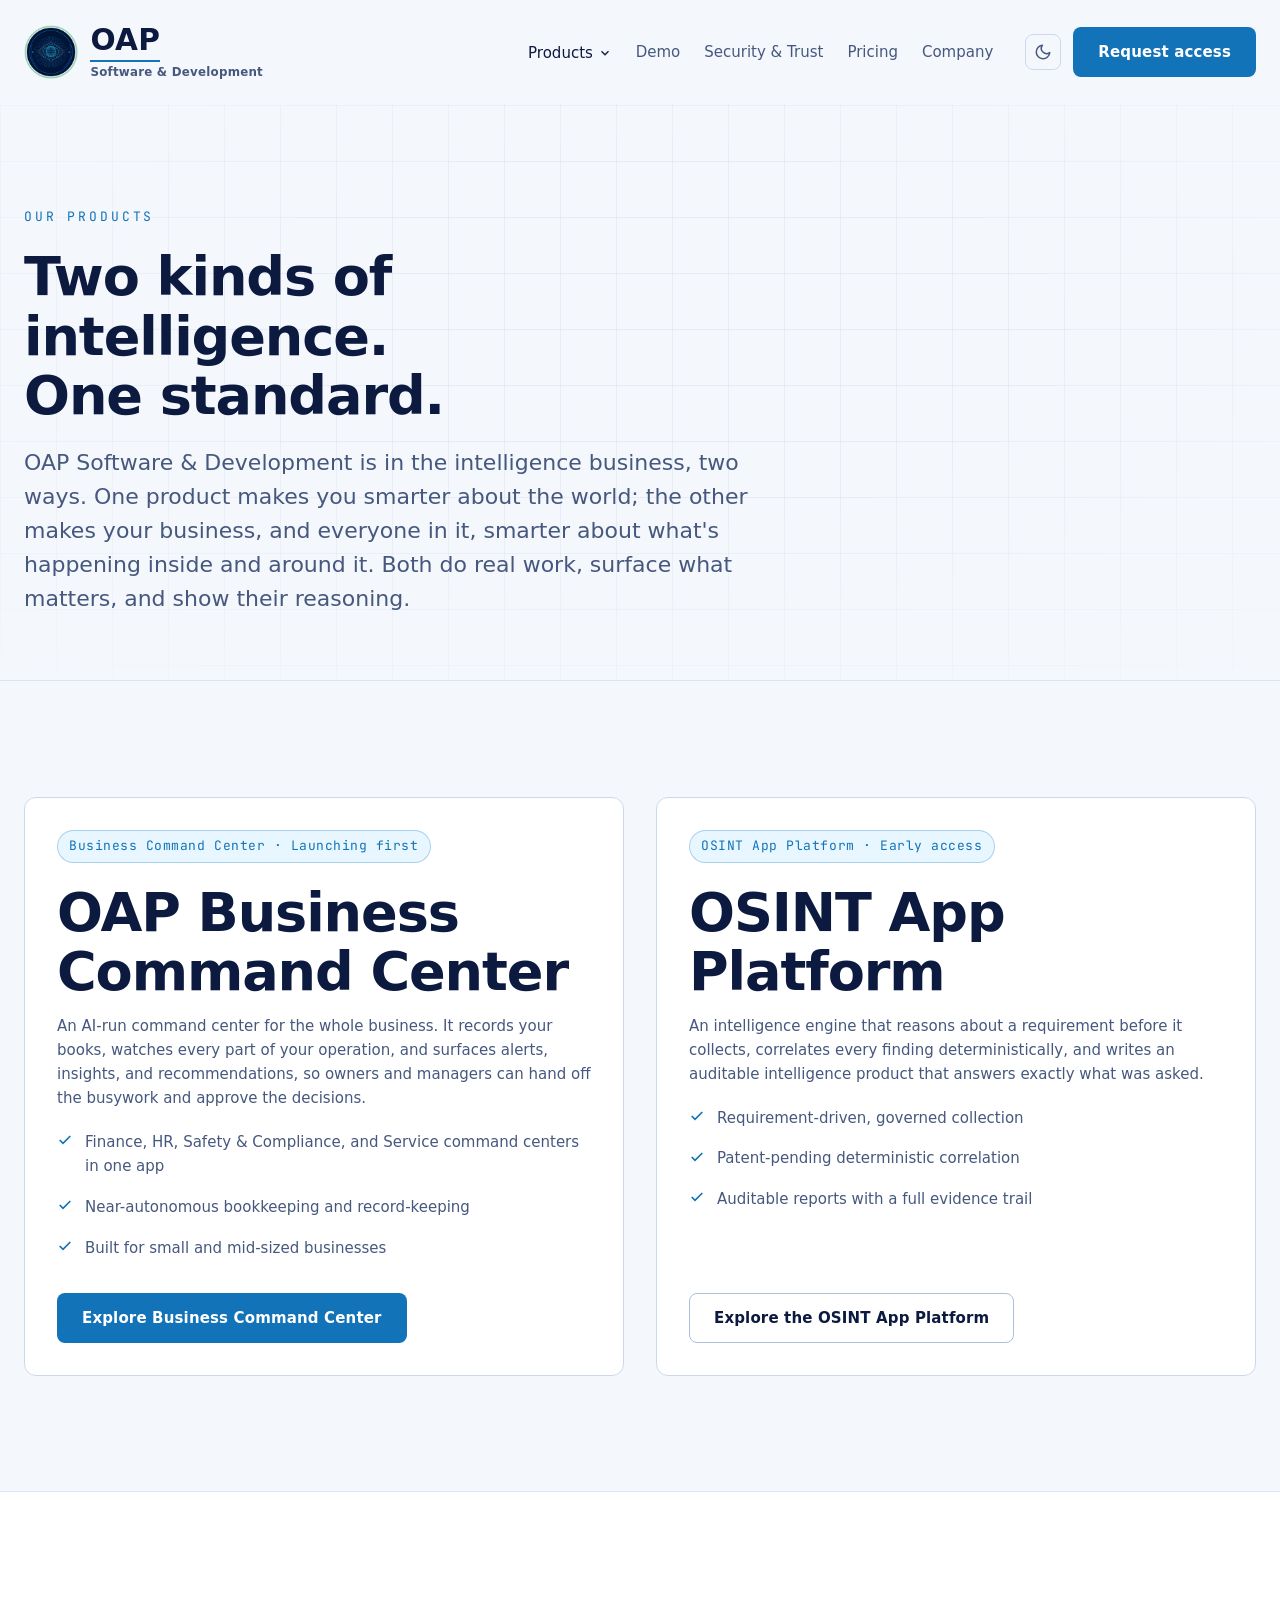
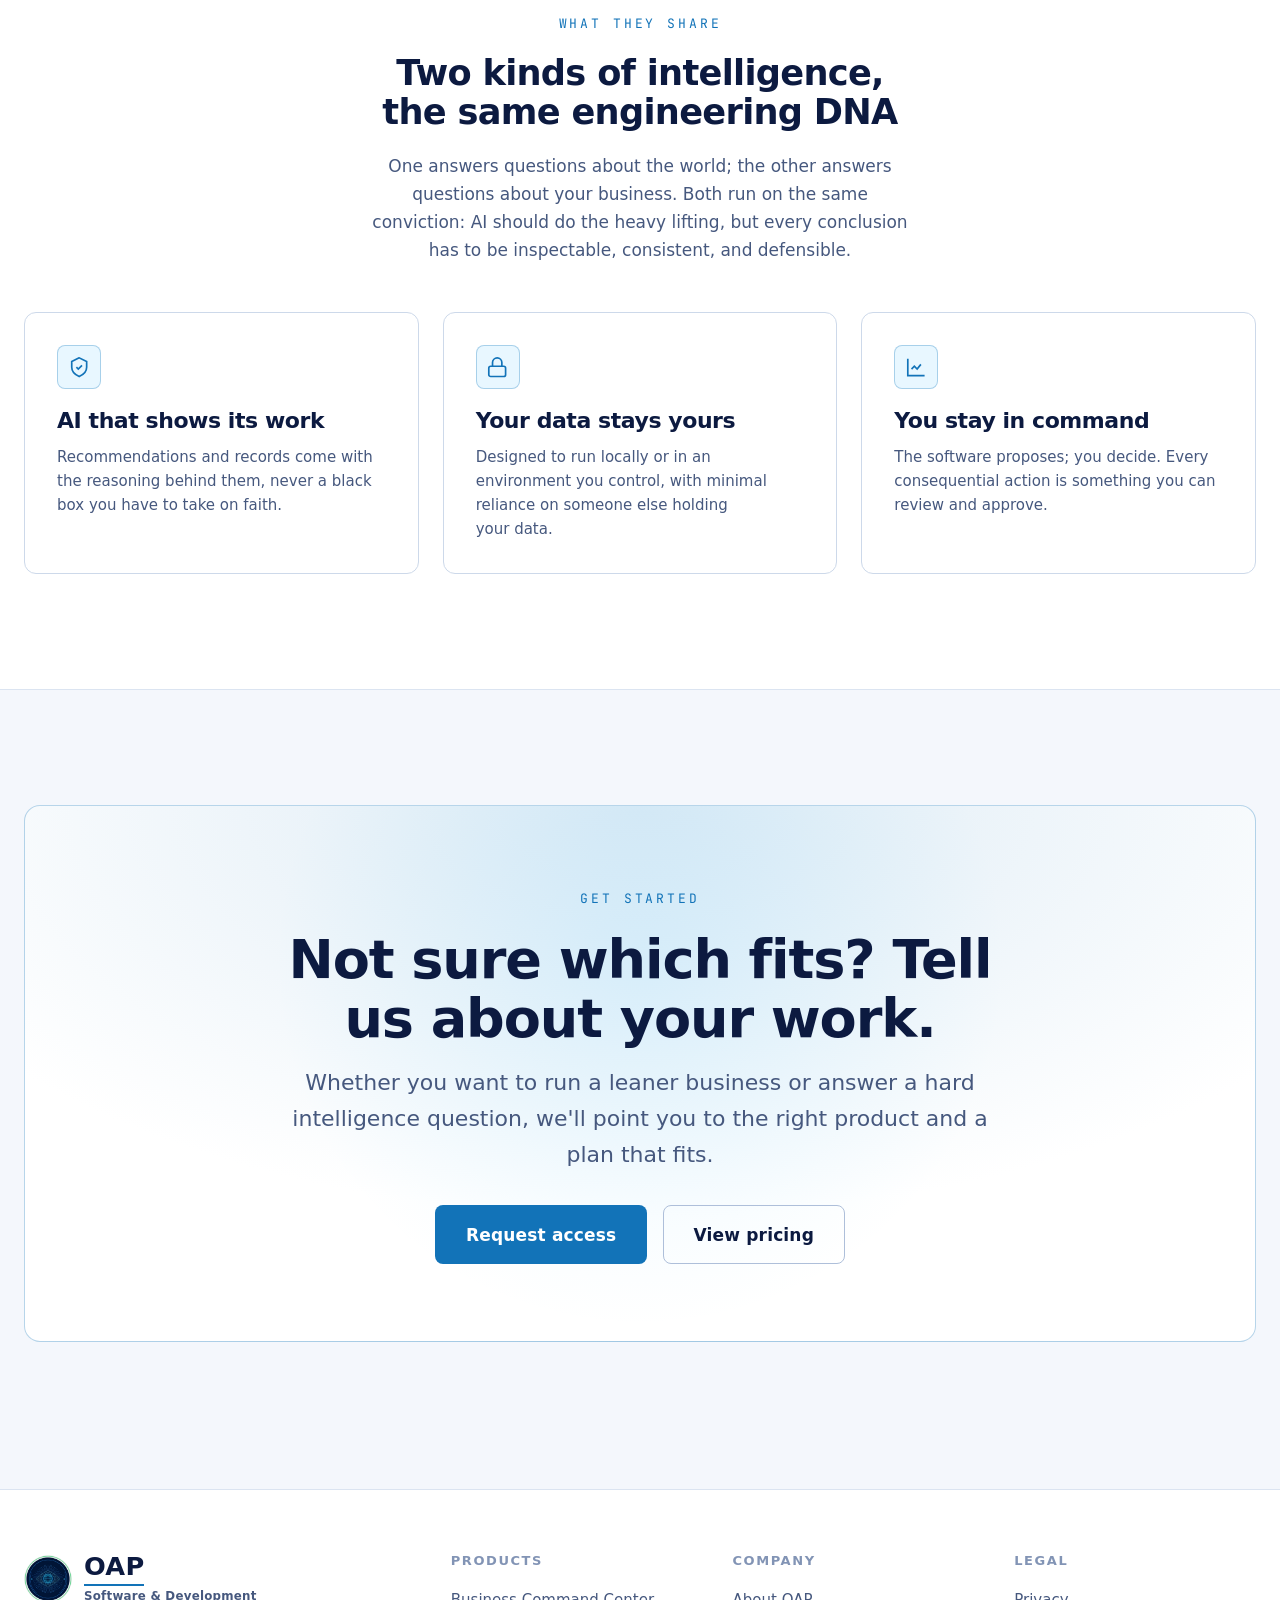
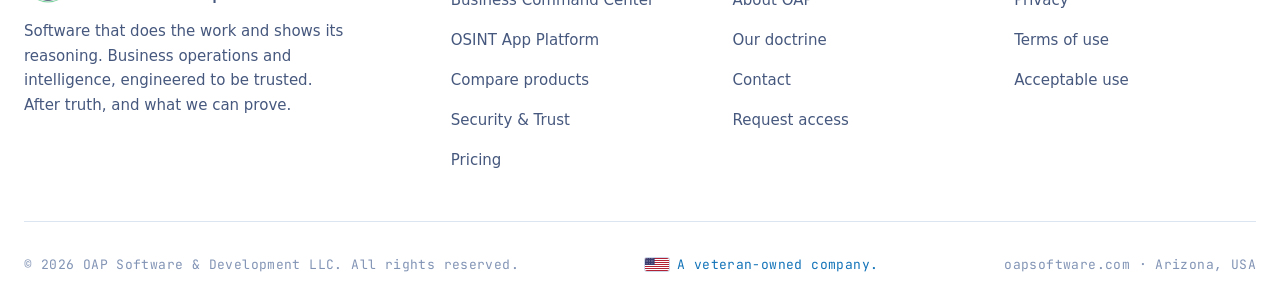
<file: products.html>
<!DOCTYPE html>
<html lang="en" data-theme="dark">
<head>
  <meta charset="UTF-8" />
  <meta name="viewport" content="width=device-width, initial-scale=1.0" />
  <title>Products | Business Command Center & OSINT App Platform</title>
  <meta name="description" content="OAP builds two products: the AI-run Business Command Center for whole-business operations, and the OSINT App Platform for requirement-driven open-source intelligence. Two kinds of intelligence, one standard." />
  <meta name="keywords" content="OAP products, Business Command Center, OSINT App Platform, AI business operations software, open-source intelligence platform, business intelligence software" />
  <meta name="robots" content="index, follow, max-image-preview:large" />
  <meta name="author" content="OAP Software & Development LLC" />
  <meta name="theme-color" content="#0C1A40" />
  <link rel="canonical" href="https://oapsoftware.com/products.html" />
  <meta property="og:type" content="website" />
  <meta property="og:site_name" content="OAP Software & Development" />
  <meta property="og:locale" content="en_US" />
  <meta property="og:title" content="Products | Business Command Center & OSINT App Platform" />
  <meta property="og:description" content="OAP builds two products: the AI-run Business Command Center for whole-business operations, and the OSINT App Platform for requirement-driven open-source intelligence. Two kinds of intelligence, one standard." />
  <meta property="og:url" content="https://oapsoftware.com/products.html" />
  <meta property="og:image" content="https://oapsoftware.com/assets/brand/oap-avatar.png" />
  <meta property="og:image:alt" content="OAP Software & Development" />
  <meta name="twitter:card" content="summary_large_image" />
  <meta name="twitter:title" content="Products | Business Command Center & OSINT App Platform" />
  <meta name="twitter:description" content="OAP builds two products: the AI-run Business Command Center for whole-business operations, and the OSINT App Platform for requirement-driven open-source intelligence. Two kinds of intelligence, one standard." />
  <meta name="twitter:image" content="https://oapsoftware.com/assets/brand/oap-avatar.png" />
  <link rel="preconnect" href="https://api.fontshare.com" />
  <link rel="preconnect" href="https://fonts.googleapis.com" />
  <link rel="preconnect" href="https://fonts.gstatic.com" crossorigin />
  <link href="https://api.fontshare.com/v2/css?f[]=cabinet-grotesk@500,700,800&f[]=satoshi@400,500,700&f[]=general-sans@500,600&display=swap" rel="stylesheet" />
  <link href="https://fonts.googleapis.com/css2?family=JetBrains+Mono:wght@400;500&display=swap" rel="stylesheet" />
  <link rel="stylesheet" href="css/style.css" />
  <link rel="icon" href="favicon.ico" sizes="any" />
  <link rel="icon" type="image/png" sizes="32x32" href="assets/brand/favicon-32.png" />
  <link rel="icon" type="image/png" sizes="16x16" href="assets/brand/favicon-16.png" />
  <link rel="apple-touch-icon" sizes="180x180" href="assets/brand/favicon-180.png" />
  <script type="application/ld+json">
  {"@context":"https://schema.org","@type":"Organization","name":"OAP Software & Development LLC","alternateName":"OAP","url":"https://oapsoftware.com","logo":"https://oapsoftware.com/assets/brand/oap-avatar.png","description":"OAP Software & Development builds the OAP Business Command Center, an AI-run business operations platform, and the OSINT App Platform, a requirement-driven open-source intelligence engine.","foundingLocation":{"@type":"Place","address":{"@type":"PostalAddress","addressRegion":"AZ","addressCountry":"US"}},"sameAs":["https://www.linkedin.com/company/oapsoftware/"]}
  </script>
  <script type="application/ld+json">
  {"@context":"https://schema.org","@type":"SoftwareApplication","name":"OAP Business Command Center","applicationCategory":"BusinessApplication","operatingSystem":"Windows, macOS","description":"An AI-run command center for the whole business: Finance, HR, Safety & Compliance, and Service. It records your books and surfaces alerts, insights, and recommendations to keep your business efficient, compliant, and profitable, while you approve every decision.","url":"https://oapsoftware.com/business-command-center.html","publisher":{"@type":"Organization","name":"OAP Software & Development LLC"},"offers":{"@type":"Offer","availability":"https://schema.org/PreOrder","priceCurrency":"USD"}}
  </script>
  <script type="application/ld+json">
  {"@context":"https://schema.org","@type":"SoftwareApplication","name":"OSINT App Platform","applicationCategory":"SecurityApplication","operatingSystem":"Windows, macOS, Linux","description":"A requirement-driven open-source intelligence engine that reasons about a requirement before it collects, correlates findings with patent-pending deterministic correlation, and produces an auditable intelligence report.","url":"https://oapsoftware.com/platform.html","publisher":{"@type":"Organization","name":"OAP Software & Development LLC"}}
  </script>
</head>
<body>
  <header class="header">
    <div class="container">
      <nav class="nav" aria-label="Primary">
        <a href="index.html" class="nav__brand" aria-label="OAP Software and Development home">
          <img class="brand-emblem" src="assets/brand/oap-emblem-green.png" alt="OAP" width="120" height="120" />
          <span class="brand-wordmark">
            <span class="brand-name">OAP</span>
            <span class="brand-tag">Software &amp; Development</span>
          </span>
        </a>
        <div class="nav__links" id="nav-links">
          <div class="nav__dropdown">
            <a href="products.html" class="nav__dropdown-trigger is-active" aria-haspopup="true">Products
              <svg width="14" height="14" viewBox="0 0 24 24" fill="none" stroke="currentColor" stroke-width="2.2" aria-hidden="true"><path d="m6 9 6 6 6-6"/></svg>
            </a>
            <div class="nav__menu" role="menu">
              <a href="business-command-center.html" role="menuitem">
                <span class="nav__menu-title">Business Command Center</span>
                <span class="nav__menu-desc">AI that runs the back office. You approve.</span>
              </a>
              <a href="platform.html" role="menuitem">
                <span class="nav__menu-title">OSINT App Platform</span>
                <span class="nav__menu-desc">Requirement-driven intelligence, fully auditable.</span>
              </a>
              <a href="products.html" role="menuitem" class="nav__menu-all">Compare both products &rarr;</a>
            </div>
          </div>
          <a href="demo.html">Demo</a>
          <a href="security.html">Security &amp; Trust</a>
          <a href="pricing.html">Pricing</a>
          <a href="company.html">Company</a>
          <a href="contact.html" class="btn btn--primary nav__cta-mobile" style="margin-top:1rem;">Request access</a>
        </div>
        <div class="nav__actions">
          <button class="theme-toggle" data-theme-toggle aria-label="Switch color theme"></button>
          <a href="contact.html" class="btn btn--primary nav__cta-desktop">Request access</a>
          <button class="nav__toggle" aria-label="Toggle menu" aria-expanded="false" aria-controls="nav-links">
            <svg width="20" height="20" viewBox="0 0 24 24" fill="none" stroke="currentColor" stroke-width="2"><line x1="3" y1="6" x2="21" y2="6"/><line x1="3" y1="12" x2="21" y2="12"/><line x1="3" y1="18" x2="21" y2="18"/></svg>
          </button>
        </div>
      </nav>
    </div>
  </header>
  <main>

    <section class="page-hero grid-bg">
      <div class="container">
        <span class="eyebrow">Our products</span>
        <h1>Two kinds of intelligence. <span class="accent">One standard.</span></h1>
        <p>OAP Software &amp; Development is in the intelligence business, two ways. One product makes you smarter about the world; the other makes your business, and everyone in it, smarter about what's happening inside and around it. Both do real work, surface what matters, and show their reasoning.</p>
      </div>
    </section>

    <section class="section">
      <div class="container">
        <div class="grid grid--2" style="gap:var(--space-8); align-items:stretch;">
          <div class="card reveal" style="display:flex; flex-direction:column; padding:var(--space-8);">
            <span class="chip" style="align-self:flex-start;">Business Command Center · Launching first</span>
            <h2 style="font-size:var(--text-2xl); margin:var(--space-5) 0 var(--space-3);">OAP Business Command Center</h2>
            <p class="muted" style="margin-bottom:var(--space-5);">An AI-run command center for the whole business. It records your books, watches every part of your operation, and surfaces alerts, insights, and recommendations, so owners and managers can hand off the busywork and approve the decisions.</p>
            <ul class="feature-list" style="margin-bottom:var(--space-8);">
              <li><svg class="ck" width="16" height="16" viewBox="0 0 24 24" fill="none" stroke="currentColor" stroke-width="2.5"><path d="M20 6 9 17l-5-5"/></svg><span>Finance, HR, Safety &amp; Compliance, and Service command centers in one app</span></li>
              <li><svg class="ck" width="16" height="16" viewBox="0 0 24 24" fill="none" stroke="currentColor" stroke-width="2.5"><path d="M20 6 9 17l-5-5"/></svg><span>Near-autonomous bookkeeping and record-keeping</span></li>
              <li><svg class="ck" width="16" height="16" viewBox="0 0 24 24" fill="none" stroke="currentColor" stroke-width="2.5"><path d="M20 6 9 17l-5-5"/></svg><span>Built for small and mid-sized businesses</span></li>
            </ul>
            <div class="hero__actions" style="margin-top:auto; margin-bottom:0;"><a href="business-command-center.html" class="btn btn--primary">Explore Business Command Center</a></div>
          </div>
          <div class="card reveal" style="display:flex; flex-direction:column; padding:var(--space-8);">
            <span class="chip" style="align-self:flex-start;">OSINT App Platform · Early access</span>
            <h2 style="font-size:var(--text-2xl); margin:var(--space-5) 0 var(--space-3);">OSINT App Platform</h2>
            <p class="muted" style="margin-bottom:var(--space-5);">An intelligence engine that reasons about a requirement before it collects, correlates every finding deterministically, and writes an auditable intelligence product that answers exactly what was asked.</p>
            <ul class="feature-list" style="margin-bottom:var(--space-8);">
              <li><svg class="ck" width="16" height="16" viewBox="0 0 24 24" fill="none" stroke="currentColor" stroke-width="2.5"><path d="M20 6 9 17l-5-5"/></svg><span>Requirement-driven, governed collection</span></li>
              <li><svg class="ck" width="16" height="16" viewBox="0 0 24 24" fill="none" stroke="currentColor" stroke-width="2.5"><path d="M20 6 9 17l-5-5"/></svg><span>Patent-pending deterministic correlation</span></li>
              <li><svg class="ck" width="16" height="16" viewBox="0 0 24 24" fill="none" stroke="currentColor" stroke-width="2.5"><path d="M20 6 9 17l-5-5"/></svg><span>Auditable reports with a full evidence trail</span></li>
            </ul>
            <div class="hero__actions" style="margin-top:auto; margin-bottom:0;"><a href="platform.html" class="btn btn--ghost">Explore the OSINT App Platform</a></div>
          </div>
        </div>
      </div>
    </section>

    <section class="section" style="background:var(--color-surface); border-block:1px solid var(--color-divider);">
      <div class="container">
        <div style="text-align:center; max-width:50ch; margin:0 auto var(--space-12);">
          <span class="eyebrow" style="justify-content:center;">What they share</span>
          <h2 class="section-title" style="margin-inline:auto;">Two kinds of intelligence, the same engineering DNA</h2>
          <p class="muted">One answers questions about the world; the other answers questions about your business. Both run on the same conviction: AI should do the heavy lifting, but every conclusion has to be inspectable, consistent, and defensible.</p>
        </div>
        <div class="grid grid--3">
          <div class="card reveal"><div class="card__icon"><svg viewBox="0 0 24 24" fill="none" stroke="currentColor" stroke-width="1.8"><path d="M12 2 4 6v6c0 5 3.5 8 8 10 4.5-2 8-5 8-10V6z"/><path d="m9 12 2 2 4-4"/></svg></div><h3>AI that shows its work</h3><p>Recommendations and records come with the reasoning behind them, never a black box you have to take on faith.</p></div>
          <div class="card reveal"><div class="card__icon"><svg viewBox="0 0 24 24" fill="none" stroke="currentColor" stroke-width="1.8"><rect x="3" y="11" width="18" height="11" rx="2"/><path d="M7 11V7a5 5 0 0 1 10 0v4"/></svg></div><h3>Your data stays yours</h3><p>Designed to run locally or in an environment you control, with minimal reliance on someone else holding your data.</p></div>
          <div class="card reveal"><div class="card__icon"><svg viewBox="0 0 24 24" fill="none" stroke="currentColor" stroke-width="1.8"><path d="M3 3v18h18"/><path d="m7 14 3-3 3 3 4-5"/></svg></div><h3>You stay in command</h3><p>The software proposes; you decide. Every consequential action is something you can review and approve.</p></div>
        </div>
      </div>
    </section>

    <section class="section">
      <div class="container">
        <div class="cta-band reveal">
          <span class="eyebrow" style="justify-content:center;">Get started</span>
          <h2>Not sure which fits? Tell us about your work.</h2>
          <p>Whether you want to run a leaner business or answer a hard intelligence question, we'll point you to the right product and a plan that fits.</p>
          <div class="hero__actions"><a href="contact.html" class="btn btn--primary btn--lg">Request access</a><a href="pricing.html" class="btn btn--ghost btn--lg">View pricing</a></div>
        </div>
      </div>
    </section>

  </main>
  <footer class="footer">
    <div class="container">
      <div class="footer__grid">
        <div class="footer__brand">
          <a href="index.html" class="nav__brand">
            <img class="brand-emblem" src="assets/brand/oap-emblem-green.png" alt="OAP" width="120" height="120" />
            <span class="brand-wordmark">
              <span class="brand-name">OAP</span>
              <span class="brand-tag">Software &amp; Development</span>
            </span>
          </a>
          <p>Software that does the work and shows its reasoning. Business operations and intelligence, engineered to be trusted. After truth, and what we can prove.</p>
        </div>
        <div><h4>Products</h4><ul role="list"><li><a href="business-command-center.html">Business Command Center</a></li><li><a href="platform.html">OSINT App Platform</a></li><li><a href="products.html">Compare products</a></li><li><a href="security.html">Security &amp; Trust</a></li><li><a href="pricing.html">Pricing</a></li></ul></div>
        <div><h4>Company</h4><ul role="list"><li><a href="company.html">About OAP</a></li><li><a href="company.html#doctrine">Our doctrine</a></li><li><a href="contact.html">Contact</a></li><li><a href="contact.html">Request access</a></li></ul></div>
        <div><h4>Legal</h4><ul role="list"><li><a href="privacy.html">Privacy</a></li><li><a href="terms.html">Terms of use</a></li><li><a href="legal.html#acceptable-use">Acceptable use</a></li></ul></div>
      </div>
      <div class="footer__bottom">
        <span>© 2026 OAP Software &amp; Development LLC. All rights reserved.</span>
        <span class="vet-line"><svg class="us-flag" viewBox="0 0 24 13" width="24" height="13" role="img" aria-label="United States flag"><rect width="24" height="13" fill="#FFFFFF"/><rect x="0" y="0" width="24" height="1" fill="#B22234"/><rect x="0" y="2" width="24" height="1" fill="#B22234"/><rect x="0" y="4" width="24" height="1" fill="#B22234"/><rect x="0" y="6" width="24" height="1" fill="#B22234"/><rect x="0" y="8" width="24" height="1" fill="#B22234"/><rect x="0" y="10" width="24" height="1" fill="#B22234"/><rect x="0" y="12" width="24" height="1" fill="#B22234"/><rect x="0" y="0" width="9.6" height="7" fill="#3C3B6E"/><g fill="#FFFFFF"><circle cx="1.1" cy="0.8" r="0.32"/><circle cx="2.8" cy="0.8" r="0.32"/><circle cx="4.5" cy="0.8" r="0.32"/><circle cx="6.2" cy="0.8" r="0.32"/><circle cx="7.9" cy="0.8" r="0.32"/><circle cx="1.1" cy="2.3" r="0.32"/><circle cx="2.8" cy="2.3" r="0.32"/><circle cx="4.5" cy="2.3" r="0.32"/><circle cx="6.2" cy="2.3" r="0.32"/><circle cx="7.9" cy="2.3" r="0.32"/><circle cx="1.1" cy="3.8" r="0.32"/><circle cx="2.8" cy="3.8" r="0.32"/><circle cx="4.5" cy="3.8" r="0.32"/><circle cx="6.2" cy="3.8" r="0.32"/><circle cx="7.9" cy="3.8" r="0.32"/><circle cx="1.1" cy="5.3" r="0.32"/><circle cx="2.8" cy="5.3" r="0.32"/><circle cx="4.5" cy="5.3" r="0.32"/><circle cx="6.2" cy="5.3" r="0.32"/><circle cx="7.9" cy="5.3" r="0.32"/></g></svg><span style="color:var(--color-primary);">A veteran-owned company.</span></span>
        <span>oapsoftware.com · Arizona, USA</span>
      </div>
    </div>
  </footer>

  <script src="js/main.js"></script>
</body>
</html>
</file>
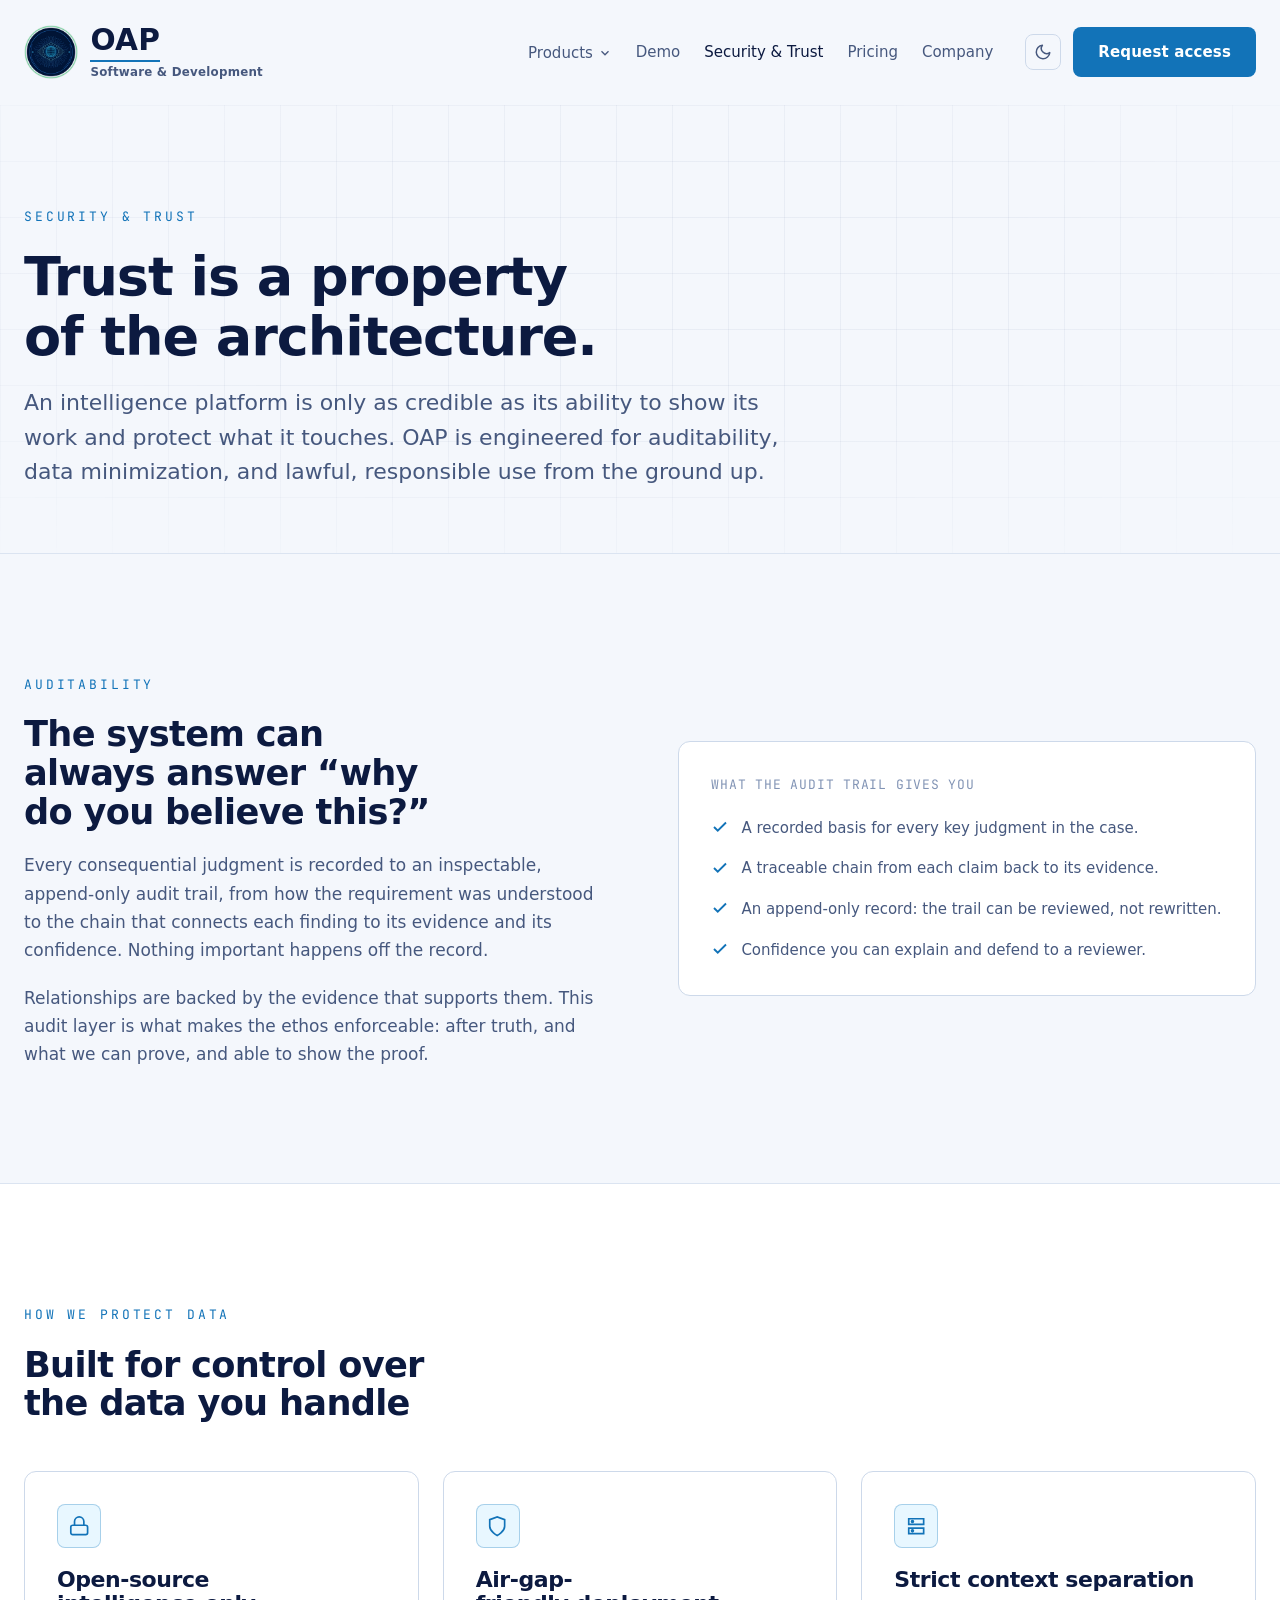
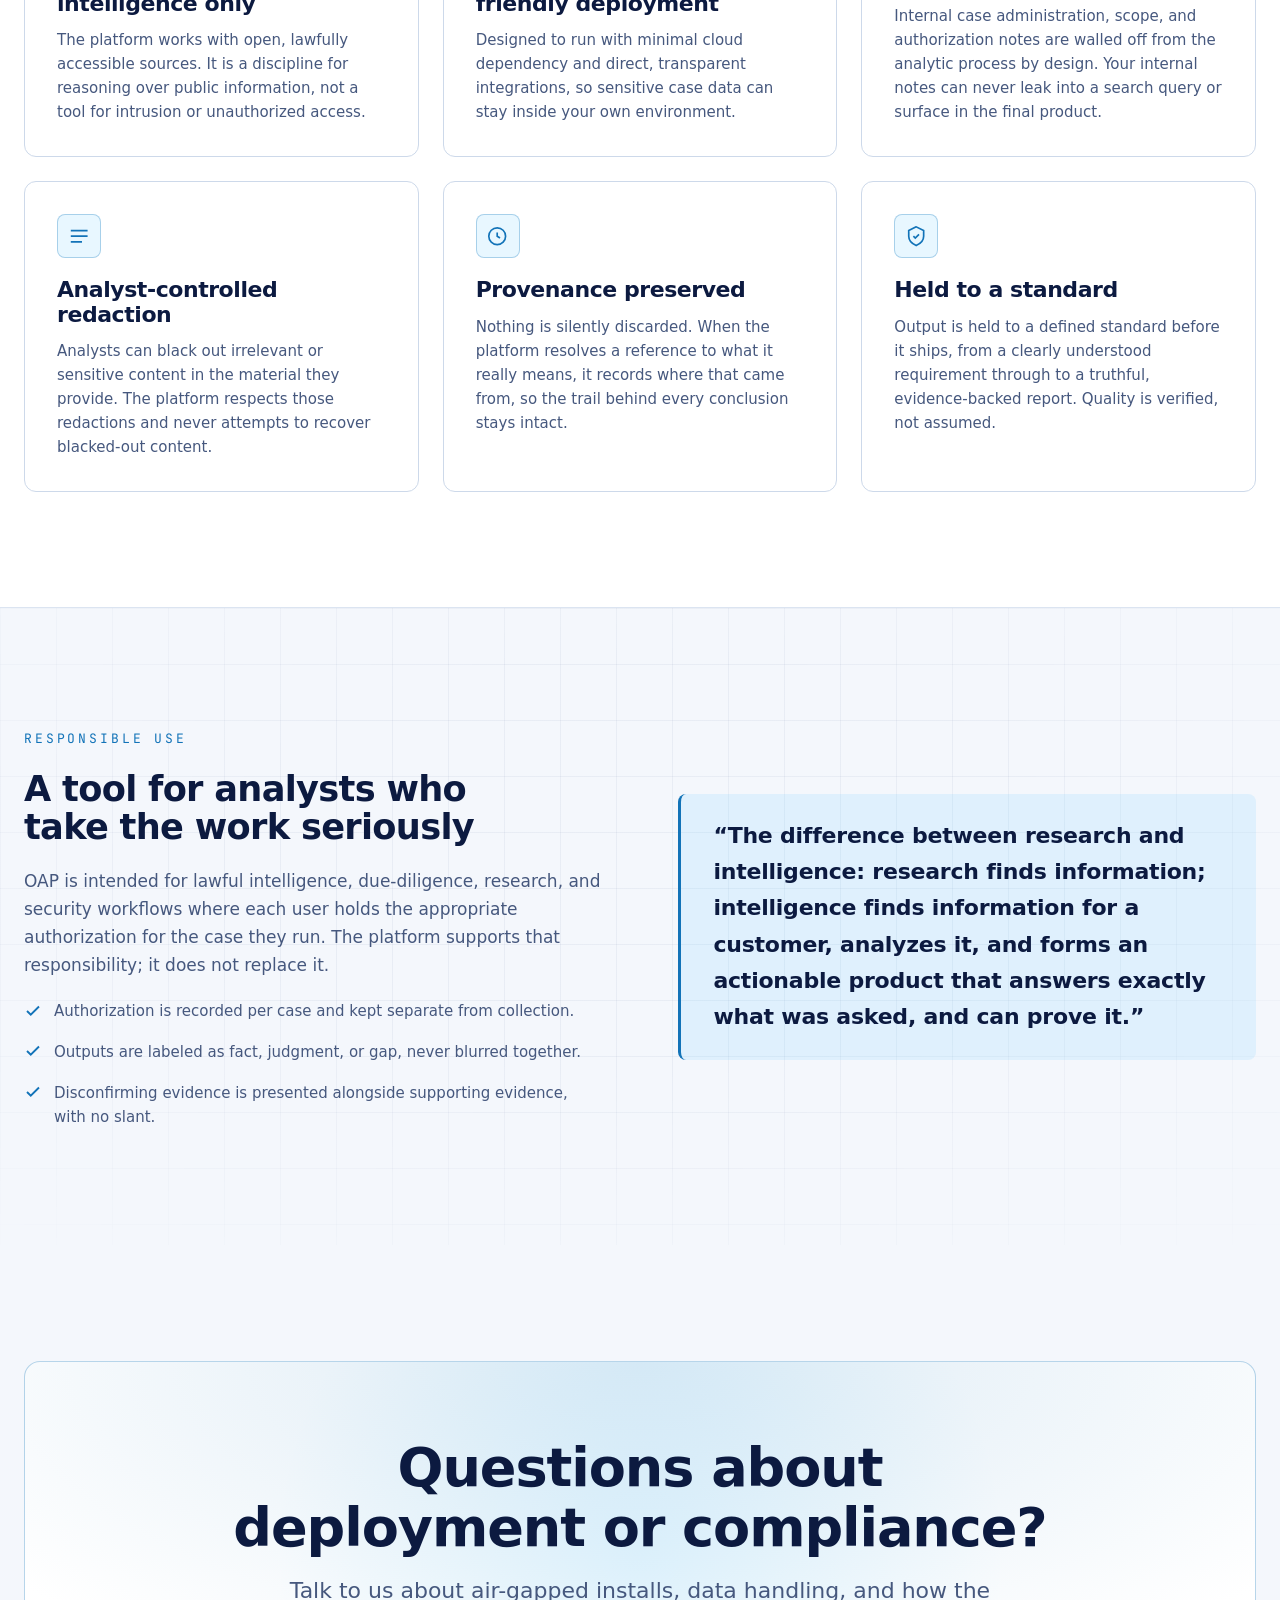
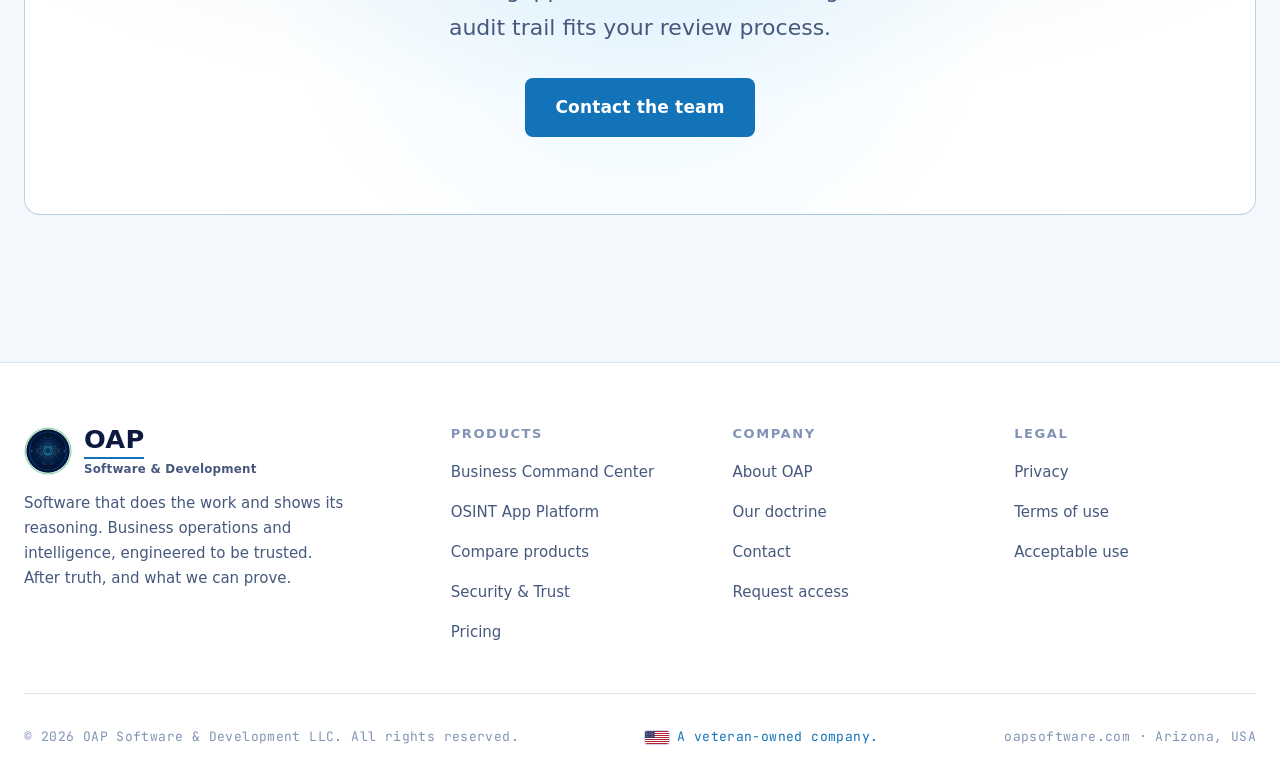
<file: security.html>
<!DOCTYPE html>
<html lang="en" data-theme="dark">
<head>
  <meta charset="UTF-8" />
  <meta name="viewport" content="width=device-width, initial-scale=1.0" />
  <title>Security & Trust | OAP Software & Development</title>
  <meta name="description" content="How OAP earns trust: a full audit trail, strict context separation, analyst-controlled redaction, air-gap-friendly deployment, and responsible, lawful use of open-source intelligence." />
  <meta name="keywords" content="OSINT security, audit trail, air-gapped deployment, local data control, secure intelligence software, responsible OSINT" />
  <meta name="robots" content="index, follow, max-image-preview:large" />
  <meta name="author" content="OAP Software & Development LLC" />
  <meta name="theme-color" content="#0C1A40" />
  <link rel="canonical" href="https://oapsoftware.com/security.html" />
  <meta property="og:type" content="website" />
  <meta property="og:site_name" content="OAP Software & Development" />
  <meta property="og:locale" content="en_US" />
  <meta property="og:title" content="Security & Trust | OAP Software & Development" />
  <meta property="og:description" content="How OAP earns trust: a full audit trail, strict context separation, analyst-controlled redaction, air-gap-friendly deployment, and responsible, lawful use of open-source intelligence." />
  <meta property="og:url" content="https://oapsoftware.com/security.html" />
  <meta property="og:image" content="https://oapsoftware.com/assets/brand/oap-avatar.png" />
  <meta property="og:image:alt" content="OAP Software & Development" />
  <meta name="twitter:card" content="summary_large_image" />
  <meta name="twitter:title" content="Security & Trust | OAP Software & Development" />
  <meta name="twitter:description" content="How OAP earns trust: a full audit trail, strict context separation, analyst-controlled redaction, air-gap-friendly deployment, and responsible, lawful use of open-source intelligence." />
  <meta name="twitter:image" content="https://oapsoftware.com/assets/brand/oap-avatar.png" />
  <link rel="preconnect" href="https://api.fontshare.com" />
  <link rel="preconnect" href="https://fonts.googleapis.com" />
  <link rel="preconnect" href="https://fonts.gstatic.com" crossorigin />
  <link href="https://api.fontshare.com/v2/css?f[]=cabinet-grotesk@500,700,800&f[]=satoshi@400,500,700&f[]=general-sans@500,600&display=swap" rel="stylesheet" />
  <link href="https://fonts.googleapis.com/css2?family=JetBrains+Mono:wght@400;500&display=swap" rel="stylesheet" />
  <link rel="stylesheet" href="css/style.css" />
  <link rel="icon" href="favicon.ico" sizes="any" />
  <link rel="icon" type="image/png" sizes="32x32" href="assets/brand/favicon-32.png" />
  <link rel="icon" type="image/png" sizes="16x16" href="assets/brand/favicon-16.png" />
  <link rel="apple-touch-icon" sizes="180x180" href="assets/brand/favicon-180.png" />
  <script type="application/ld+json">
  {"@context":"https://schema.org","@type":"Organization","name":"OAP Software & Development LLC","alternateName":"OAP","url":"https://oapsoftware.com","logo":"https://oapsoftware.com/assets/brand/oap-avatar.png","description":"OAP Software & Development builds the OAP Business Command Center, an AI-run business operations platform, and the OSINT App Platform, a requirement-driven open-source intelligence engine.","foundingLocation":{"@type":"Place","address":{"@type":"PostalAddress","addressRegion":"AZ","addressCountry":"US"}},"sameAs":["https://www.linkedin.com/company/oapsoftware/"]}
  </script>
</head>
<body>
  <header class="header">
    <div class="container">
      <nav class="nav" aria-label="Primary">
        <a href="index.html" class="nav__brand" aria-label="OAP Software and Development home">
          <img class="brand-emblem" src="assets/brand/oap-emblem-green.png" alt="OAP" width="120" height="120" />
          <span class="brand-wordmark">
            <span class="brand-name">OAP</span>
            <span class="brand-tag">Software &amp; Development</span>
          </span>
        </a>
        <div class="nav__links" id="nav-links">
          <div class="nav__dropdown">
            <a href="products.html" class="nav__dropdown-trigger" aria-haspopup="true">Products
              <svg width="14" height="14" viewBox="0 0 24 24" fill="none" stroke="currentColor" stroke-width="2.2" aria-hidden="true"><path d="m6 9 6 6 6-6"/></svg>
            </a>
            <div class="nav__menu" role="menu">
              <a href="business-command-center.html" role="menuitem">
                <span class="nav__menu-title">Business Command Center</span>
                <span class="nav__menu-desc">AI that runs the back office. You approve.</span>
              </a>
              <a href="platform.html" role="menuitem">
                <span class="nav__menu-title">OSINT App Platform</span>
                <span class="nav__menu-desc">Requirement-driven intelligence, fully auditable.</span>
              </a>
              <a href="products.html" role="menuitem" class="nav__menu-all">Compare both products &rarr;</a>
            </div>
          </div>
          <a href="demo.html">Demo</a>
          <a href="security.html" class="is-active">Security &amp; Trust</a>
          <a href="pricing.html">Pricing</a>
          <a href="company.html">Company</a>
          <a href="contact.html" class="btn btn--primary nav__cta-mobile" style="margin-top:1rem;">Request access</a>
        </div>
        <div class="nav__actions">
          <button class="theme-toggle" data-theme-toggle aria-label="Switch color theme"></button>
          <a href="contact.html" class="btn btn--primary nav__cta-desktop">Request access</a>
          <button class="nav__toggle" aria-label="Toggle menu" aria-expanded="false" aria-controls="nav-links">
            <svg width="20" height="20" viewBox="0 0 24 24" fill="none" stroke="currentColor" stroke-width="2"><line x1="3" y1="6" x2="21" y2="6"/><line x1="3" y1="12" x2="21" y2="12"/><line x1="3" y1="18" x2="21" y2="18"/></svg>
          </button>
        </div>
      </nav>
    </div>
  </header>
  <main>

    <section class="page-hero grid-bg">
      <div class="container">
        <span class="eyebrow">Security &amp; Trust</span>
        <h1>Trust is a property of the architecture.</h1>
        <p>An intelligence platform is only as credible as its ability to show its work and protect what it touches. OAP is engineered for auditability, data minimization, and lawful, responsible use from the ground up.</p>
      </div>
    </section>

    <section class="section">
      <div class="container">
        <div class="split">
          <div class="reveal">
            <span class="eyebrow">Auditability</span>
            <h2 class="section-title">The system can always answer “why do you believe this?”</h2>
            <p class="muted" style="margin-bottom:var(--space-5);">Every consequential judgment is recorded to an inspectable, append-only audit trail, from how the requirement was understood to the chain that connects each finding to its evidence and its confidence. Nothing important happens off the record.</p>
            <p class="muted">Relationships are backed by the evidence that supports them. This audit layer is what makes the ethos enforceable: after truth, and what we can prove, and able to show the proof.</p>
          </div>
          <div class="split__media reveal">
            <div class="card" style="display:flex; flex-direction:column; gap:var(--space-5);">
              <span class="step__tag" style="margin:0;">What the audit trail gives you</span>
              <ul class="feature-list" style="gap:var(--space-4);">
                <li><svg class="ck" width="18" height="18" viewBox="0 0 24 24" fill="none" stroke="currentColor" stroke-width="2.5"><path d="M20 6 9 17l-5-5"/></svg><span>A recorded basis for every key judgment in the case.</span></li>
                <li><svg class="ck" width="18" height="18" viewBox="0 0 24 24" fill="none" stroke="currentColor" stroke-width="2.5"><path d="M20 6 9 17l-5-5"/></svg><span>A traceable chain from each claim back to its evidence.</span></li>
                <li><svg class="ck" width="18" height="18" viewBox="0 0 24 24" fill="none" stroke="currentColor" stroke-width="2.5"><path d="M20 6 9 17l-5-5"/></svg><span>An append-only record: the trail can be reviewed, not rewritten.</span></li>
                <li><svg class="ck" width="18" height="18" viewBox="0 0 24 24" fill="none" stroke="currentColor" stroke-width="2.5"><path d="M20 6 9 17l-5-5"/></svg><span>Confidence you can explain and defend to a reviewer.</span></li>
              </ul>
            </div>
          </div>
        </div>
      </div>
    </section>

    <section class="section" style="background:var(--color-surface); border-block:1px solid var(--color-divider);">
      <div class="container">
        <div style="max-width:52ch; margin-bottom:var(--space-12);">
          <span class="eyebrow">How we protect data</span>
          <h2 class="section-title">Built for control over the data you handle</h2>
        </div>
        <div class="grid grid--3">
          <div class="card reveal"><div class="card__icon"><svg viewBox="0 0 24 24" fill="none" stroke="currentColor" stroke-width="1.8"><rect x="3" y="11" width="18" height="10" rx="2"/><path d="M7 11V7a5 5 0 0 1 10 0v4"/></svg></div><h3>Open-source intelligence only</h3><p>The platform works with open, lawfully accessible sources. It is a discipline for reasoning over public information, not a tool for intrusion or unauthorized access.</p></div>
          <div class="card reveal"><div class="card__icon"><svg viewBox="0 0 24 24" fill="none" stroke="currentColor" stroke-width="1.8"><path d="M12 22s8-4 8-10V5l-8-3-8 3v7c0 6 8 10 8 10z"/></svg></div><h3>Air-gap-friendly deployment</h3><p>Designed to run with minimal cloud dependency and direct, transparent integrations, so sensitive case data can stay inside your own environment.</p></div>
          <div class="card reveal"><div class="card__icon"><svg viewBox="0 0 24 24" fill="none" stroke="currentColor" stroke-width="1.8"><path d="M4 4h16v6H4zM4 14h16v6H4z"/><circle cx="8" cy="7" r="1"/><circle cx="8" cy="17" r="1"/></svg></div><h3>Strict context separation</h3><p>Internal case administration, scope, and authorization notes are walled off from the analytic process by design. Your internal notes can never leak into a search query or surface in the final product.</p></div>
          <div class="card reveal"><div class="card__icon"><svg viewBox="0 0 24 24" fill="none" stroke="currentColor" stroke-width="1.8"><path d="M3 6h18M3 12h18M3 18h12"/></svg></div><h3>Analyst-controlled redaction</h3><p>Analysts can black out irrelevant or sensitive content in the material they provide. The platform respects those redactions and never attempts to recover blacked-out content.</p></div>
          <div class="card reveal"><div class="card__icon"><svg viewBox="0 0 24 24" fill="none" stroke="currentColor" stroke-width="1.8"><circle cx="12" cy="12" r="9"/><path d="M12 8v4l3 2"/></svg></div><h3>Provenance preserved</h3><p>Nothing is silently discarded. When the platform resolves a reference to what it really means, it records where that came from, so the trail behind every conclusion stays intact.</p></div>
          <div class="card reveal"><div class="card__icon"><svg viewBox="0 0 24 24" fill="none" stroke="currentColor" stroke-width="1.8"><path d="M12 2 4 6v6c0 5 3.5 8 8 10 4.5-2 8-5 8-10V6z"/><path d="m9 12 2 2 4-4"/></svg></div><h3>Held to a standard</h3><p>Output is held to a defined standard before it ships, from a clearly understood requirement through to a truthful, evidence-backed report. Quality is verified, not assumed.</p></div>
        </div>
      </div>
    </section>

    <section class="section grid-bg">
      <div class="container">
        <div class="split">
          <div class="reveal">
            <span class="eyebrow">Responsible use</span>
            <h2 class="section-title">A tool for analysts who take the work seriously</h2>
            <p class="muted" style="margin-bottom:var(--space-5);">OAP is intended for lawful intelligence, due-diligence, research, and security workflows where each user holds the appropriate authorization for the case they run. The platform supports that responsibility; it does not replace it.</p>
            <ul class="feature-list">
              <li><svg class="ck" width="18" height="18" viewBox="0 0 24 24" fill="none" stroke="currentColor" stroke-width="2.5"><path d="M20 6 9 17l-5-5"/></svg><span>Authorization is recorded per case and kept separate from collection.</span></li>
              <li><svg class="ck" width="18" height="18" viewBox="0 0 24 24" fill="none" stroke="currentColor" stroke-width="2.5"><path d="M20 6 9 17l-5-5"/></svg><span>Outputs are labeled as fact, judgment, or gap, never blurred together.</span></li>
              <li><svg class="ck" width="18" height="18" viewBox="0 0 24 24" fill="none" stroke="currentColor" stroke-width="2.5"><path d="M20 6 9 17l-5-5"/></svg><span>Disconfirming evidence is presented alongside supporting evidence, with no slant.</span></li>
            </ul>
          </div>
          <div class="split__media reveal">
            <div class="callout"><p style="font-family:var(--font-display); font-size:var(--text-lg); font-weight:700; letter-spacing:-0.01em;">“The difference between research and intelligence: research finds information; intelligence finds information for a customer, analyzes it, and forms an actionable product that answers exactly what was asked, and can prove it.”</p></div>
          </div>
        </div>
      </div>
    </section>

    <section class="section">
      <div class="container">
        <div class="cta-band reveal">
          <h2>Questions about deployment or compliance?</h2>
          <p>Talk to us about air-gapped installs, data handling, and how the audit trail fits your review process.</p>
          <div class="hero__actions"><a href="contact.html" class="btn btn--primary btn--lg">Contact the team</a></div>
        </div>
      </div>
    </section>

  </main>
  <footer class="footer">
    <div class="container">
      <div class="footer__grid">
        <div class="footer__brand">
          <a href="index.html" class="nav__brand">
            <img class="brand-emblem" src="assets/brand/oap-emblem-green.png" alt="OAP" width="120" height="120" />
            <span class="brand-wordmark">
              <span class="brand-name">OAP</span>
              <span class="brand-tag">Software &amp; Development</span>
            </span>
          </a>
          <p>Software that does the work and shows its reasoning. Business operations and intelligence, engineered to be trusted. After truth, and what we can prove.</p>
        </div>
        <div><h4>Products</h4><ul role="list"><li><a href="business-command-center.html">Business Command Center</a></li><li><a href="platform.html">OSINT App Platform</a></li><li><a href="products.html">Compare products</a></li><li><a href="security.html">Security &amp; Trust</a></li><li><a href="pricing.html">Pricing</a></li></ul></div>
        <div><h4>Company</h4><ul role="list"><li><a href="company.html">About OAP</a></li><li><a href="company.html#doctrine">Our doctrine</a></li><li><a href="contact.html">Contact</a></li><li><a href="contact.html">Request access</a></li></ul></div>
        <div><h4>Legal</h4><ul role="list"><li><a href="privacy.html">Privacy</a></li><li><a href="terms.html">Terms of use</a></li><li><a href="legal.html#acceptable-use">Acceptable use</a></li></ul></div>
      </div>
      <div class="footer__bottom">
        <span>© 2026 OAP Software &amp; Development LLC. All rights reserved.</span>
        <span class="vet-line"><svg class="us-flag" viewBox="0 0 24 13" width="24" height="13" role="img" aria-label="United States flag"><rect width="24" height="13" fill="#FFFFFF"/><rect x="0" y="0" width="24" height="1" fill="#B22234"/><rect x="0" y="2" width="24" height="1" fill="#B22234"/><rect x="0" y="4" width="24" height="1" fill="#B22234"/><rect x="0" y="6" width="24" height="1" fill="#B22234"/><rect x="0" y="8" width="24" height="1" fill="#B22234"/><rect x="0" y="10" width="24" height="1" fill="#B22234"/><rect x="0" y="12" width="24" height="1" fill="#B22234"/><rect x="0" y="0" width="9.6" height="7" fill="#3C3B6E"/><g fill="#FFFFFF"><circle cx="1.1" cy="0.8" r="0.32"/><circle cx="2.8" cy="0.8" r="0.32"/><circle cx="4.5" cy="0.8" r="0.32"/><circle cx="6.2" cy="0.8" r="0.32"/><circle cx="7.9" cy="0.8" r="0.32"/><circle cx="1.1" cy="2.3" r="0.32"/><circle cx="2.8" cy="2.3" r="0.32"/><circle cx="4.5" cy="2.3" r="0.32"/><circle cx="6.2" cy="2.3" r="0.32"/><circle cx="7.9" cy="2.3" r="0.32"/><circle cx="1.1" cy="3.8" r="0.32"/><circle cx="2.8" cy="3.8" r="0.32"/><circle cx="4.5" cy="3.8" r="0.32"/><circle cx="6.2" cy="3.8" r="0.32"/><circle cx="7.9" cy="3.8" r="0.32"/><circle cx="1.1" cy="5.3" r="0.32"/><circle cx="2.8" cy="5.3" r="0.32"/><circle cx="4.5" cy="5.3" r="0.32"/><circle cx="6.2" cy="5.3" r="0.32"/><circle cx="7.9" cy="5.3" r="0.32"/></g></svg><span style="color:var(--color-primary);">A veteran-owned company.</span></span>
        <span>oapsoftware.com · Arizona, USA</span>
      </div>
    </div>
  </footer>

  <script src="js/main.js"></script>
</body>
</html>
</file>
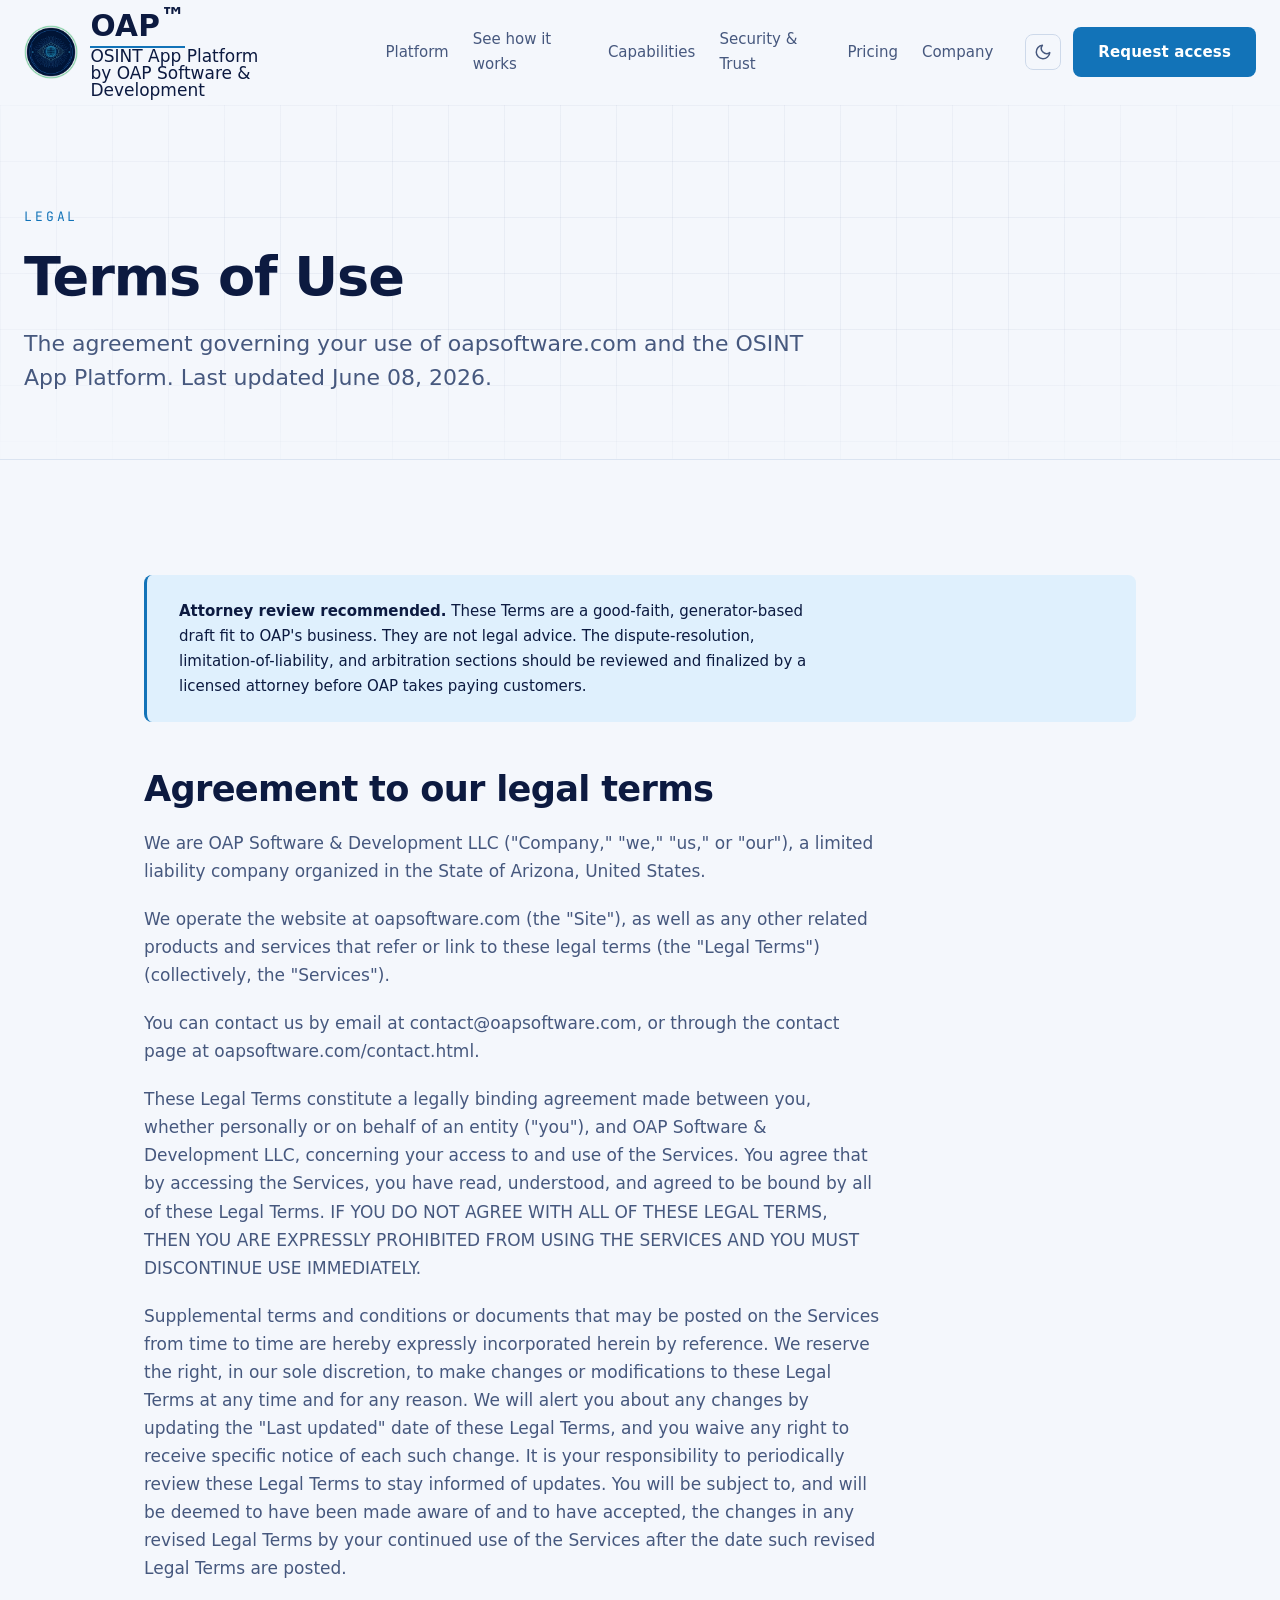
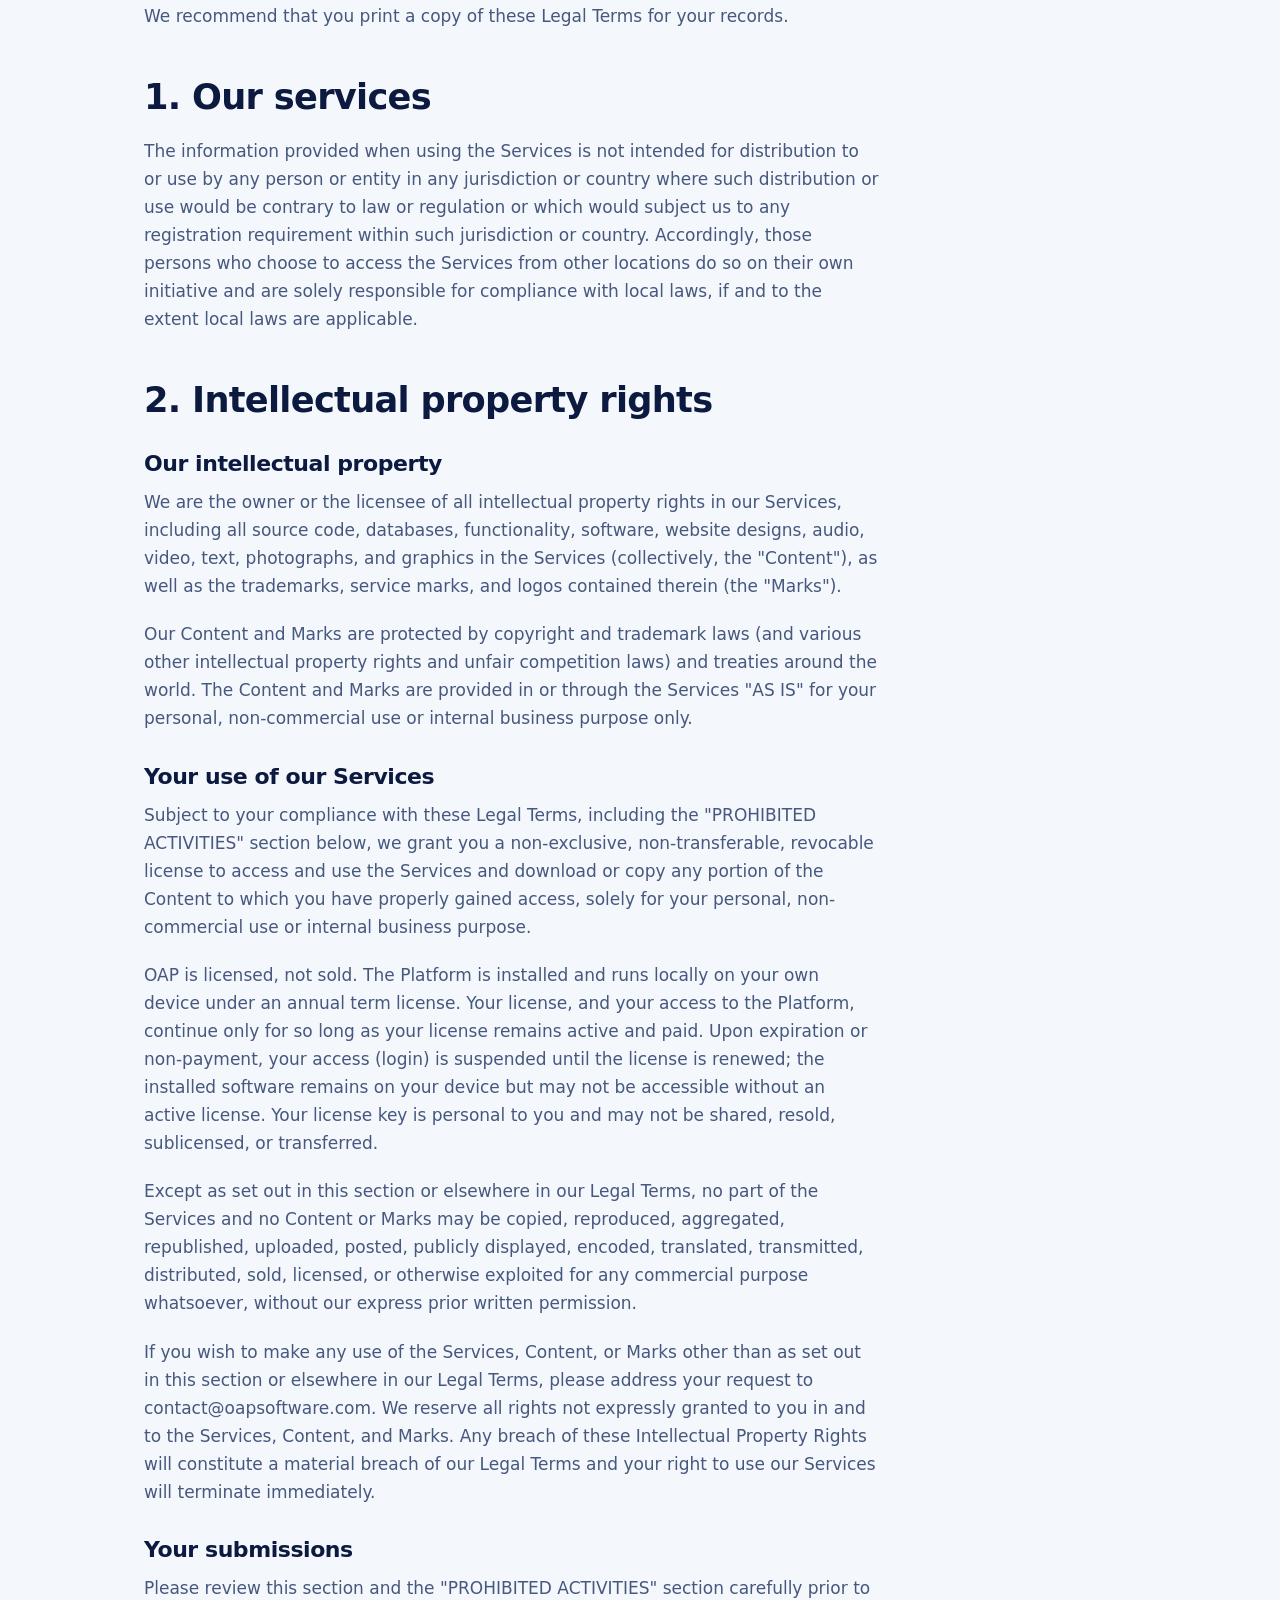
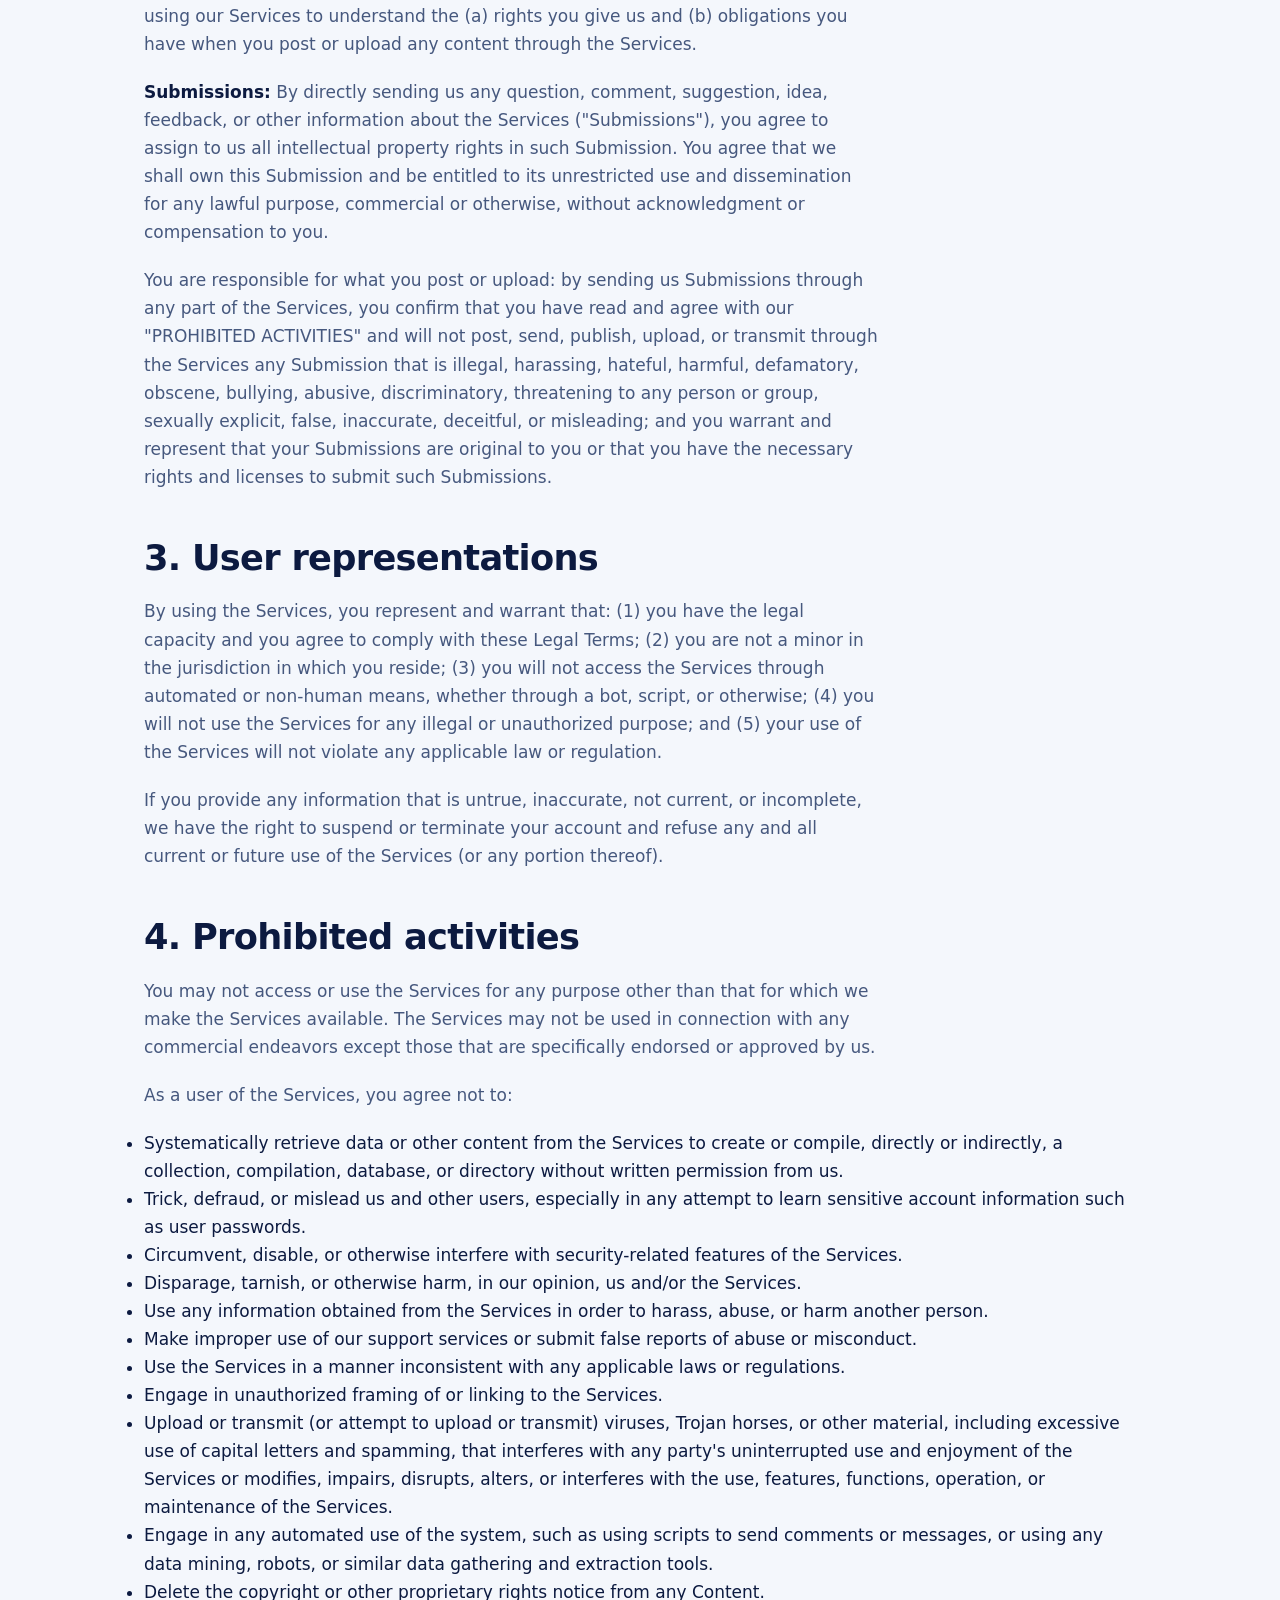
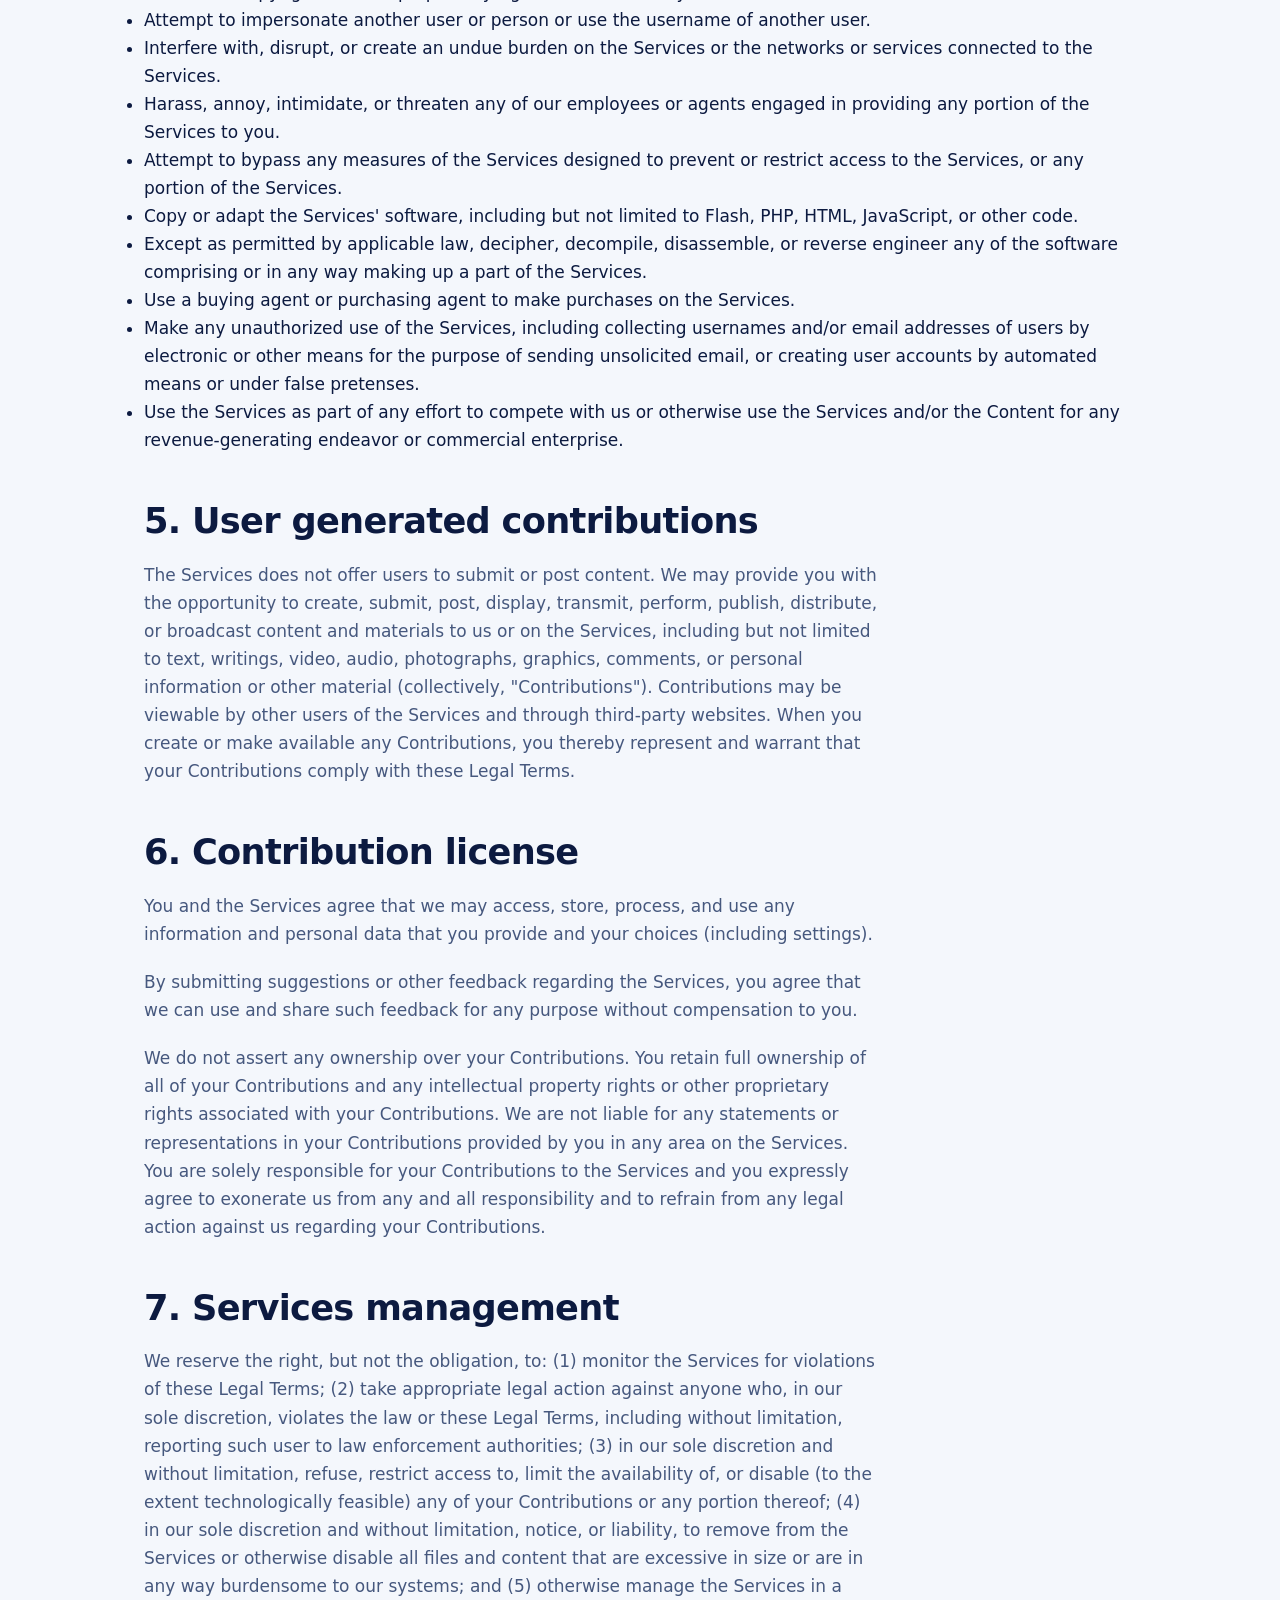
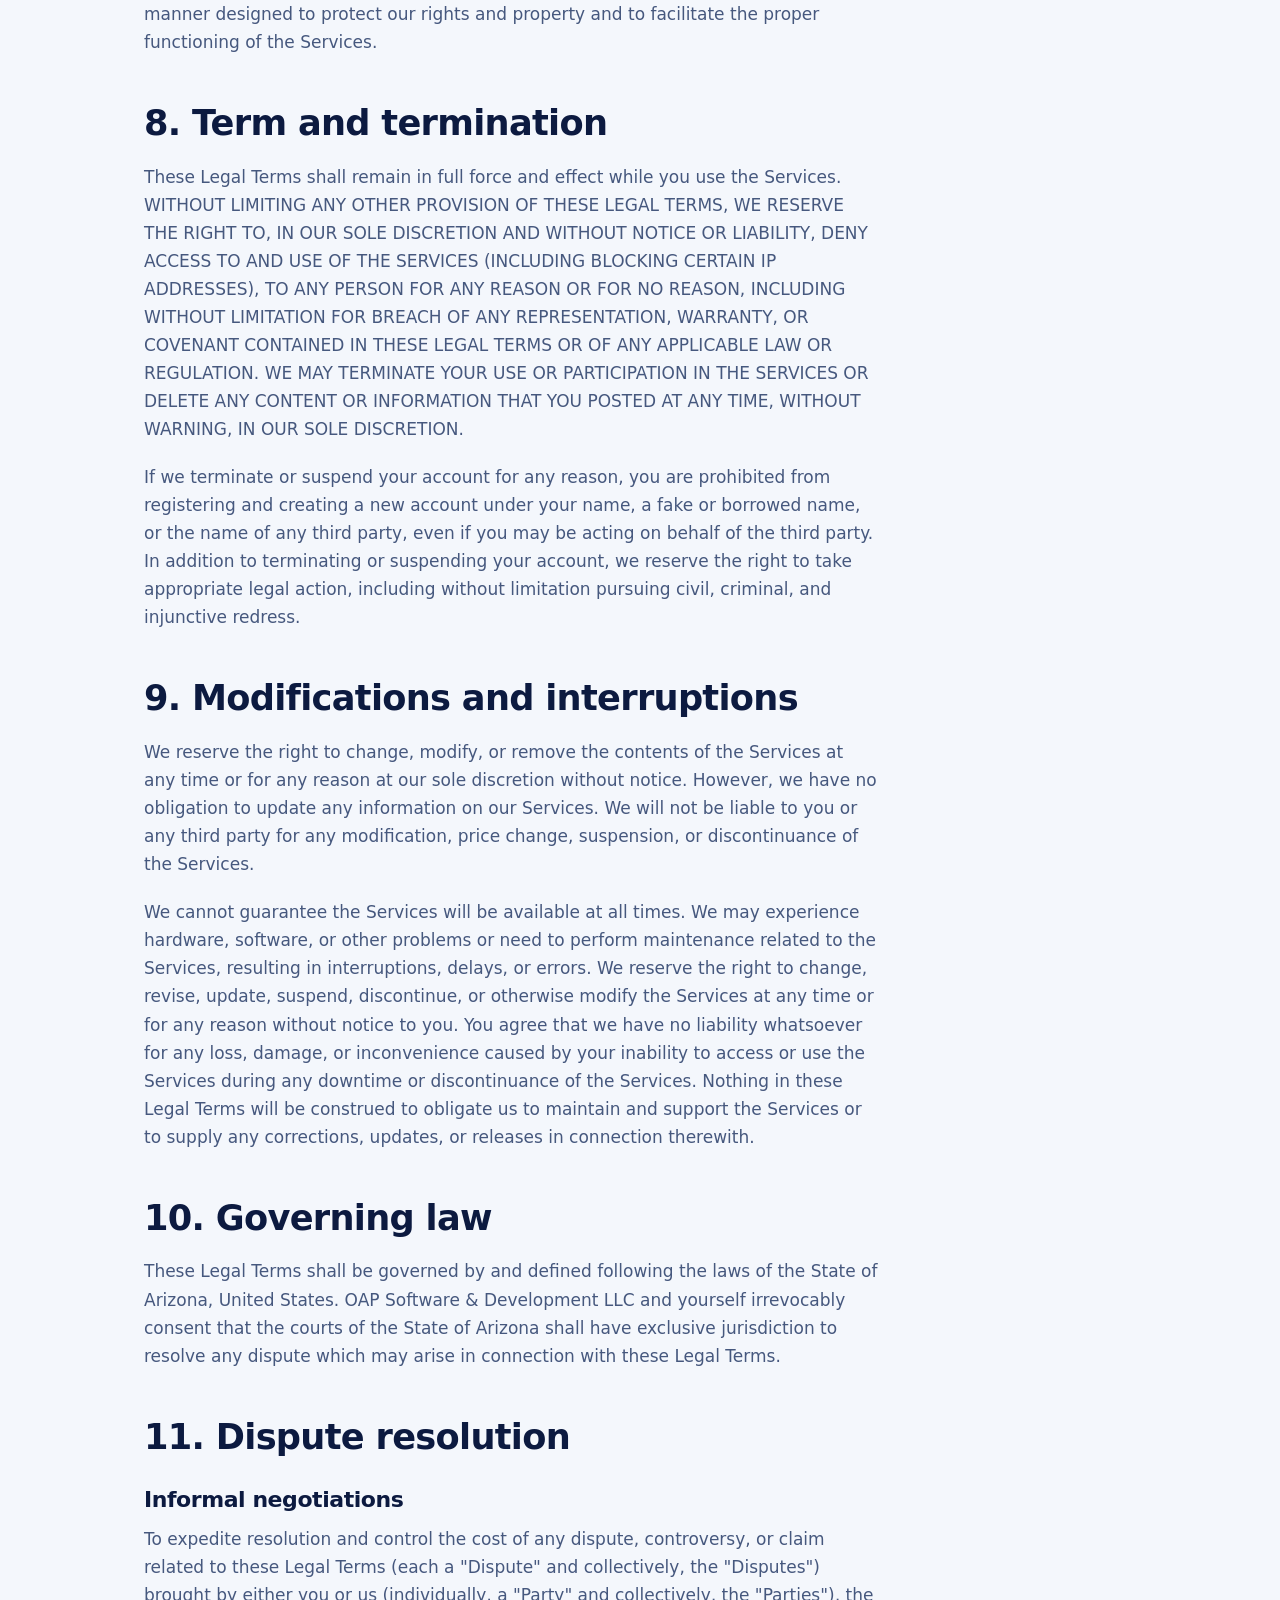
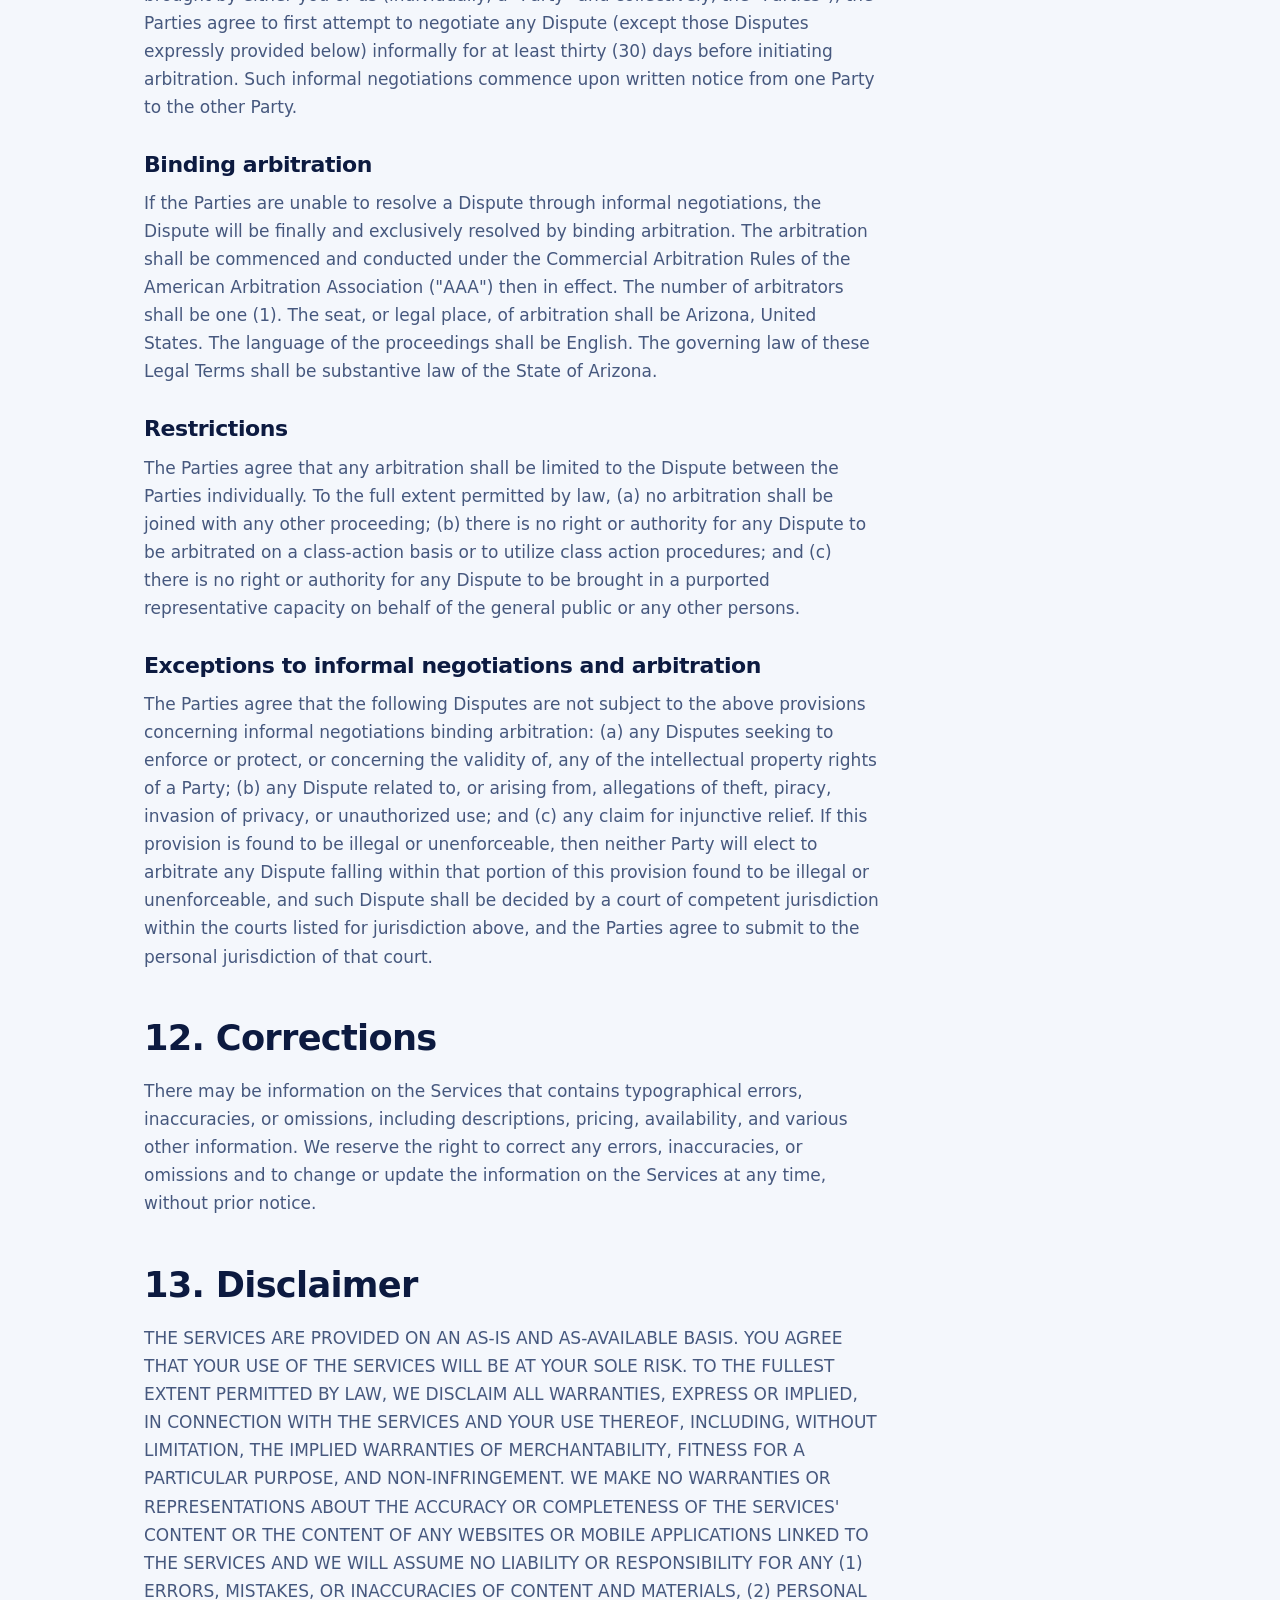
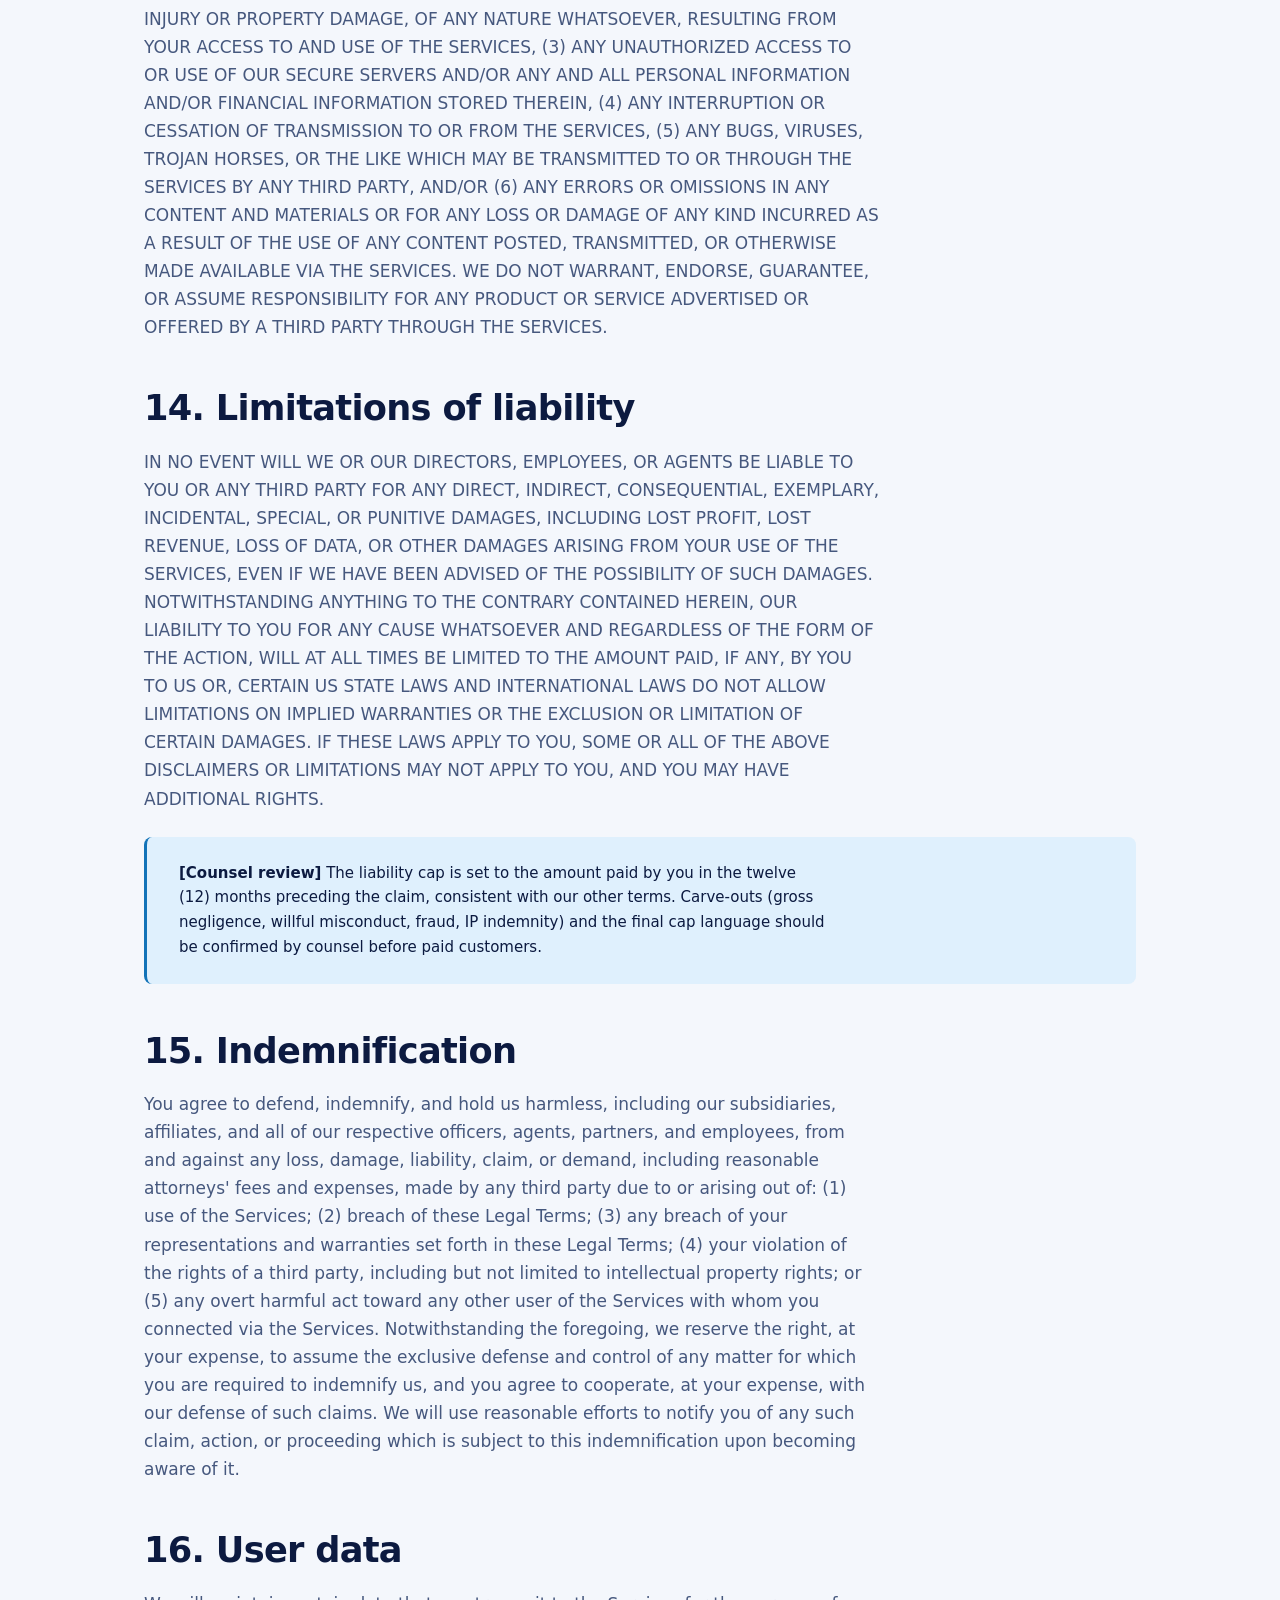
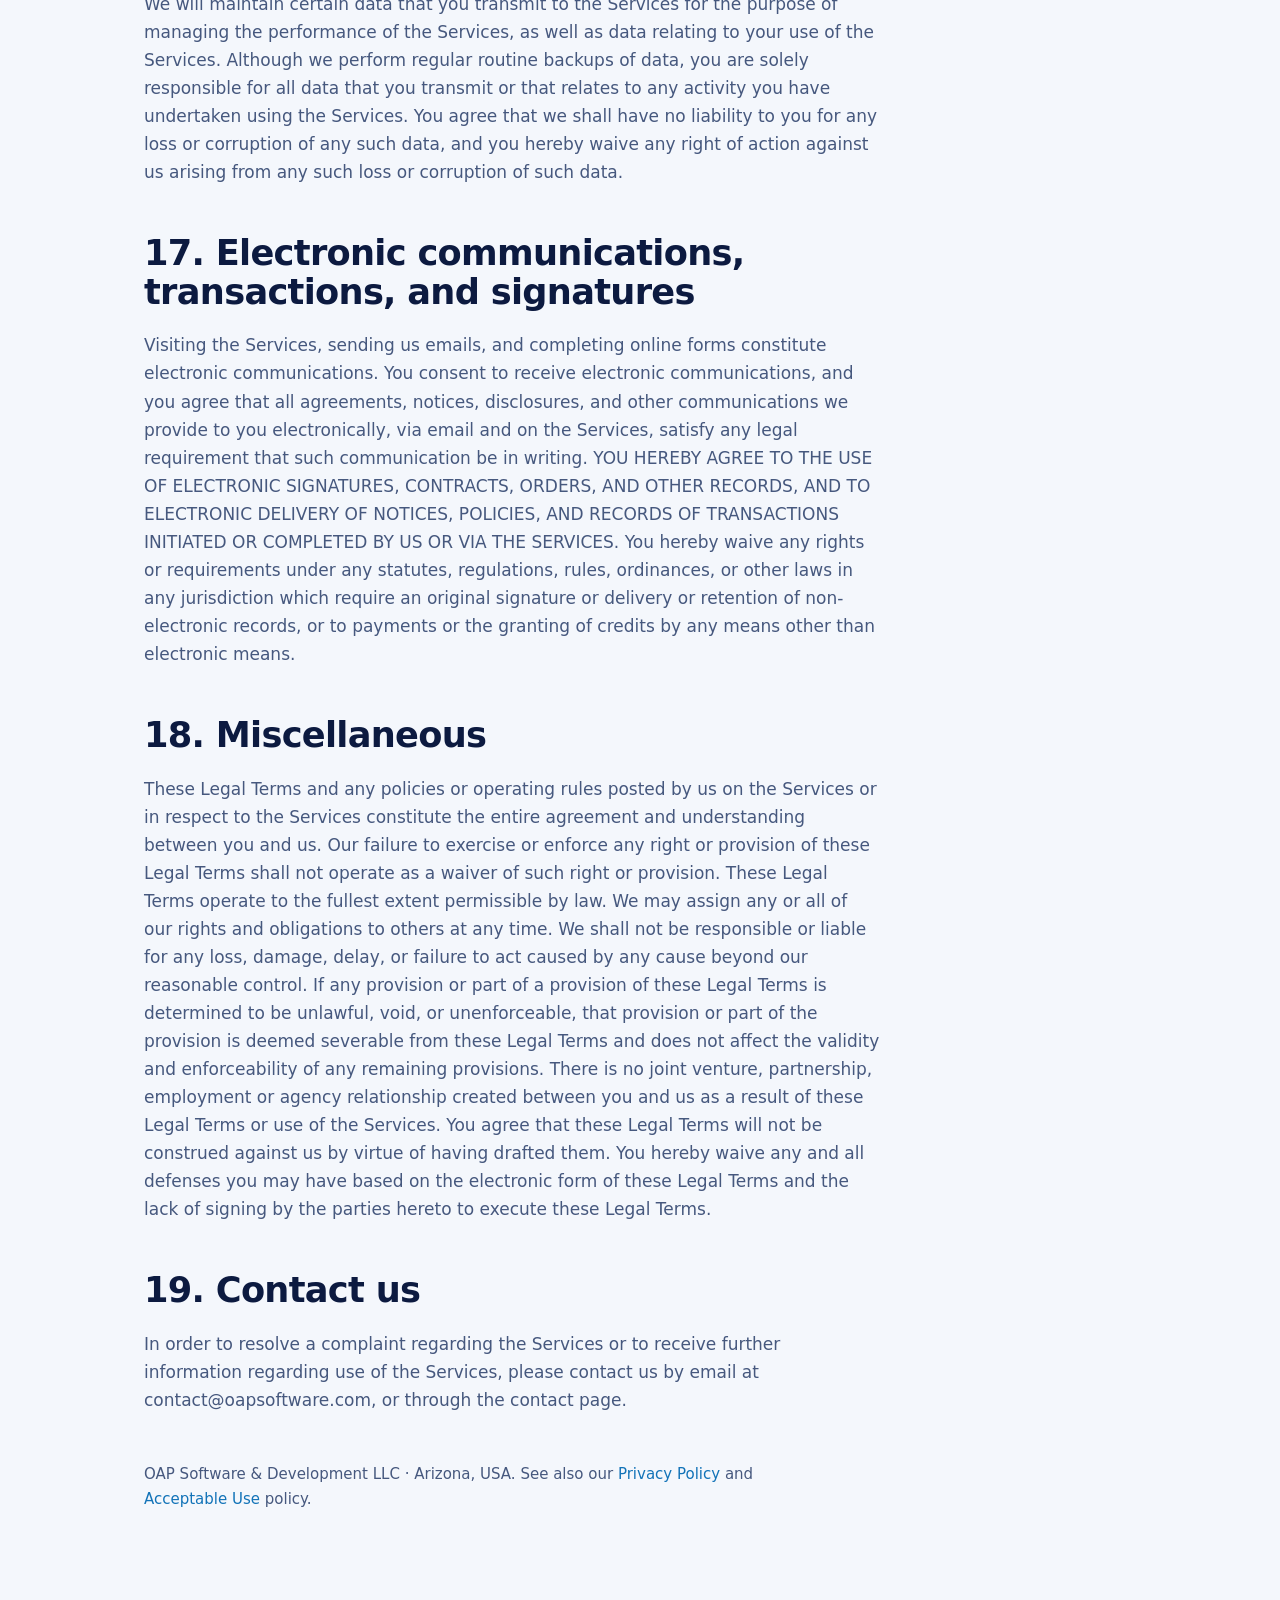
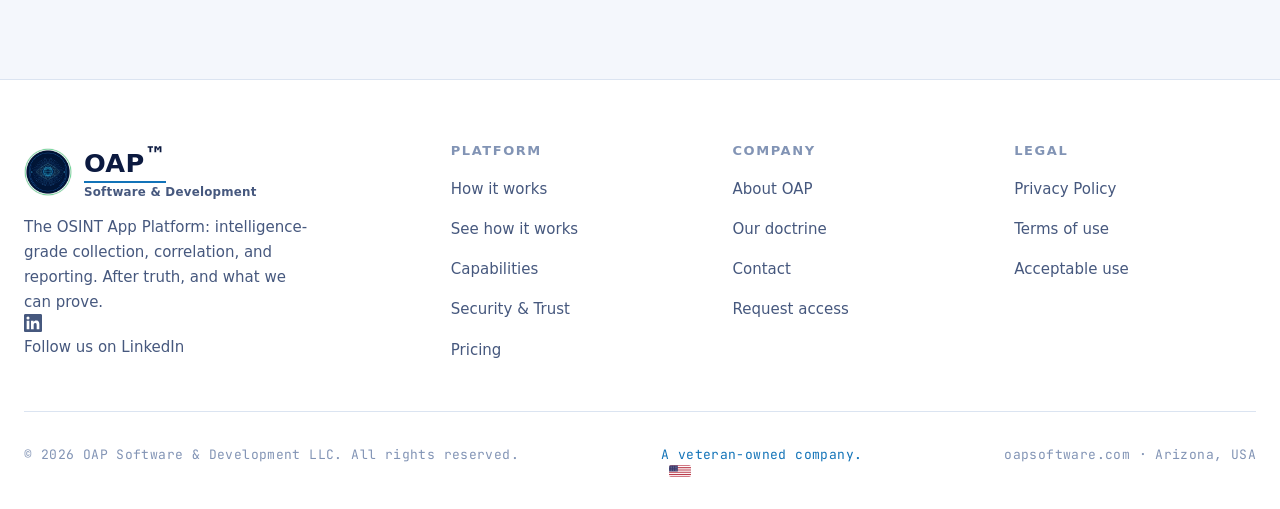
<file: terms.html>
<!DOCTYPE html>
<html lang="en" data-theme="dark">
<head>
 <script>(function(){try{var s=window['local'+'Storage'];var t=s?s.getItem('oap.theme'):null;if(t!=='light'&&t!=='dark'){t=(window.matchMedia&&window.matchMedia('(prefers-color-scheme: light)').matches)?'light':'dark';}document.documentElement.setAttribute('data-theme',t);}catch(e){}})();</script>
 <meta charset="UTF-8" />
 <meta name="viewport" content="width=device-width, initial-scale=1.0" />
 <title>Terms of Use | OSINT App Platform by OAP</title>
 <link rel="canonical" href="https://oapsoftware.com/terms.html" />
 <meta name="description" content="Terms of Use for OAP Software & Development LLC and the OSINT App Platform: license, acceptable use, disclaimers, liability, and dispute resolution." />
 <meta property="og:title" content="Terms of Use | OSINT App Platform by OAP" />
 <meta property="og:description" content="Terms of Use for OAP Software & Development LLC and the OSINT App Platform." />
 <link rel="preconnect" href="https://api.fontshare.com" />
 <link rel="preconnect" href="https://fonts.googleapis.com" />
 <link rel="preconnect" href="https://fonts.gstatic.com" crossorigin />
 <link href="https://api.fontshare.com/v2/css?f[]=cabinet-grotesk@500,700,800&f[]=satoshi@400,500,700&f[]=general-sans@500,600&display=swap" rel="stylesheet" />
 <link href="https://fonts.googleapis.com/css2?family=JetBrains+Mono:wght@400;500&display=swap" rel="stylesheet" />
 <meta property="og:image" content="assets/brand/oap-avatar.png" />
 <link rel="stylesheet" href="css/style.css" />
 <link rel="icon" href="favicon.ico" sizes="any" />
 <link rel="icon" type="image/png" sizes="32x32" href="assets/brand/favicon-32.png" />
 <link rel="icon" type="image/png" sizes="16x16" href="assets/brand/favicon-16.png" />
 <link rel="apple-touch-icon" sizes="180x180" href="assets/brand/favicon-180.png" />
</head>
<body>
 <header class="header">
 <div class="container">
 <nav class="nav" aria-label="Primary">
 <a href="index.html" class="nav__brand" aria-label="OAP Software and Development home">
 <img class="brand-emblem" src="assets/brand/oap-emblem-green.png" alt="OAP" width="120" height="120" />
 <span class="brand-wordmark">
 <span class="brand-name">OAP<sup class="brand-tm">™</sup></span>
 <span class="brand-desc">OSINT App Platform</span>
 <span class="brand-maker">by OAP Software &amp; Development</span>
 </span>
 </a>
 <div class="nav__links" id="nav-links">
 <a href="platform.html">Platform</a>
 <a href="demo.html">See how it works</a>
 <a href="capabilities.html">Capabilities</a>
 <a href="security.html">Security &amp; Trust</a>
 <a href="pricing.html">Pricing</a>
 <a href="company.html">Company</a>
 <a href="contact.html" class="btn btn--primary nav__cta-mobile" style="margin-top:1rem;">Request access</a>
 </div>
 <div class="nav__actions">
 <button class="theme-toggle" data-theme-toggle aria-label="Switch color theme"></button>
 <a href="contact.html" class="btn btn--primary nav__cta-desktop">Request access</a>
 <button class="nav__toggle" aria-label="Toggle menu" aria-expanded="false" aria-controls="nav-links">
 <svg width="20" height="20" viewBox="0 0 24 24" fill="none" stroke="currentColor" stroke-width="2"><line x1="3" y1="6" x2="21" y2="6"/><line x1="3" y1="12" x2="21" y2="12"/><line x1="3" y1="18" x2="21" y2="18"/></svg>
 </button>
 </div>
 </nav>
 </div>
 </header>
 <main>

 <section class="page-hero grid-bg">
 <div class="container">
 <span class="eyebrow">Legal</span>
 <h1>Terms of Use</h1>
 <p>The agreement governing your use of oapsoftware.com and the OSINT App Platform. Last updated June 08, 2026.</p>
 </div>
 </section>

 <section class="section">
 <div class="container container--default prose">

 <div class="callout" style="margin-bottom:var(--space-12);"><p style="font-size:var(--text-sm);"><strong>Attorney review recommended.</strong> These Terms are a good-faith, generator-based draft fit to OAP's business. They are not legal advice. The dispute-resolution, limitation-of-liability, and arbitration sections should be reviewed and finalized by a licensed attorney before OAP takes paying customers.</p></div>

 <h2 id="agreement">Agreement to our legal terms</h2>
 <p>We are OAP Software &amp; Development LLC ("Company," "we," "us," or "our"), a limited liability company organized in the State of Arizona, United States.</p>
 <p>We operate the website at oapsoftware.com (the "Site"), as well as any other related products and services that refer or link to these legal terms (the "Legal Terms") (collectively, the "Services").</p>
 <p>You can contact us by email at contact@oapsoftware.com, or through the contact page at <a href="contact.html">oapsoftware.com/contact.html</a>.</p>
 <p>These Legal Terms constitute a legally binding agreement made between you, whether personally or on behalf of an entity ("you"), and OAP Software &amp; Development LLC, concerning your access to and use of the Services. You agree that by accessing the Services, you have read, understood, and agreed to be bound by all of these Legal Terms. IF YOU DO NOT AGREE WITH ALL OF THESE LEGAL TERMS, THEN YOU ARE EXPRESSLY PROHIBITED FROM USING THE SERVICES AND YOU MUST DISCONTINUE USE IMMEDIATELY.</p>
 <p>Supplemental terms and conditions or documents that may be posted on the Services from time to time are hereby expressly incorporated herein by reference. We reserve the right, in our sole discretion, to make changes or modifications to these Legal Terms at any time and for any reason. We will alert you about any changes by updating the "Last updated" date of these Legal Terms, and you waive any right to receive specific notice of each such change. It is your responsibility to periodically review these Legal Terms to stay informed of updates. You will be subject to, and will be deemed to have been made aware of and to have accepted, the changes in any revised Legal Terms by your continued use of the Services after the date such revised Legal Terms are posted.</p>
 <p>We recommend that you print a copy of these Legal Terms for your records.</p>

 <h2 id="services">1. Our services</h2>
 <p>The information provided when using the Services is not intended for distribution to or use by any person or entity in any jurisdiction or country where such distribution or use would be contrary to law or regulation or which would subject us to any registration requirement within such jurisdiction or country. Accordingly, those persons who choose to access the Services from other locations do so on their own initiative and are solely responsible for compliance with local laws, if and to the extent local laws are applicable.</p>

 <h2 id="ip">2. Intellectual property rights</h2>
 <h3>Our intellectual property</h3>
 <p>We are the owner or the licensee of all intellectual property rights in our Services, including all source code, databases, functionality, software, website designs, audio, video, text, photographs, and graphics in the Services (collectively, the "Content"), as well as the trademarks, service marks, and logos contained therein (the "Marks").</p>
 <p>Our Content and Marks are protected by copyright and trademark laws (and various other intellectual property rights and unfair competition laws) and treaties around the world. The Content and Marks are provided in or through the Services "AS IS" for your personal, non-commercial use or internal business purpose only.</p>
 <h3>Your use of our Services</h3>
 <p>Subject to your compliance with these Legal Terms, including the "PROHIBITED ACTIVITIES" section below, we grant you a non-exclusive, non-transferable, revocable license to access and use the Services and download or copy any portion of the Content to which you have properly gained access, solely for your personal, non-commercial use or internal business purpose.</p>
 <p>OAP is licensed, not sold. The Platform is installed and runs locally on your own device under an annual term license. Your license, and your access to the Platform, continue only for so long as your license remains active and paid. Upon expiration or non-payment, your access (login) is suspended until the license is renewed; the installed software remains on your device but may not be accessible without an active license. Your license key is personal to you and may not be shared, resold, sublicensed, or transferred.</p>
 <p>Except as set out in this section or elsewhere in our Legal Terms, no part of the Services and no Content or Marks may be copied, reproduced, aggregated, republished, uploaded, posted, publicly displayed, encoded, translated, transmitted, distributed, sold, licensed, or otherwise exploited for any commercial purpose whatsoever, without our express prior written permission.</p>
 <p>If you wish to make any use of the Services, Content, or Marks other than as set out in this section or elsewhere in our Legal Terms, please address your request to contact@oapsoftware.com. We reserve all rights not expressly granted to you in and to the Services, Content, and Marks. Any breach of these Intellectual Property Rights will constitute a material breach of our Legal Terms and your right to use our Services will terminate immediately.</p>
 <h3>Your submissions</h3>
 <p>Please review this section and the "PROHIBITED ACTIVITIES" section carefully prior to using our Services to understand the (a) rights you give us and (b) obligations you have when you post or upload any content through the Services.</p>
 <p><strong>Submissions:</strong> By directly sending us any question, comment, suggestion, idea, feedback, or other information about the Services ("Submissions"), you agree to assign to us all intellectual property rights in such Submission. You agree that we shall own this Submission and be entitled to its unrestricted use and dissemination for any lawful purpose, commercial or otherwise, without acknowledgment or compensation to you.</p>
 <p>You are responsible for what you post or upload: by sending us Submissions through any part of the Services, you confirm that you have read and agree with our "PROHIBITED ACTIVITIES" and will not post, send, publish, upload, or transmit through the Services any Submission that is illegal, harassing, hateful, harmful, defamatory, obscene, bullying, abusive, discriminatory, threatening to any person or group, sexually explicit, false, inaccurate, deceitful, or misleading; and you warrant and represent that your Submissions are original to you or that you have the necessary rights and licenses to submit such Submissions.</p>

 <h2 id="representations">3. User representations</h2>
 <p>By using the Services, you represent and warrant that: (1) you have the legal capacity and you agree to comply with these Legal Terms; (2) you are not a minor in the jurisdiction in which you reside; (3) you will not access the Services through automated or non-human means, whether through a bot, script, or otherwise; (4) you will not use the Services for any illegal or unauthorized purpose; and (5) your use of the Services will not violate any applicable law or regulation.</p>
 <p>If you provide any information that is untrue, inaccurate, not current, or incomplete, we have the right to suspend or terminate your account and refuse any and all current or future use of the Services (or any portion thereof).</p>

 <h2 id="prohibited">4. Prohibited activities</h2>
 <p>You may not access or use the Services for any purpose other than that for which we make the Services available. The Services may not be used in connection with any commercial endeavors except those that are specifically endorsed or approved by us.</p>
 <p>As a user of the Services, you agree not to:</p>
 <ul>
 <li>Systematically retrieve data or other content from the Services to create or compile, directly or indirectly, a collection, compilation, database, or directory without written permission from us.</li>
 <li>Trick, defraud, or mislead us and other users, especially in any attempt to learn sensitive account information such as user passwords.</li>
 <li>Circumvent, disable, or otherwise interfere with security-related features of the Services.</li>
 <li>Disparage, tarnish, or otherwise harm, in our opinion, us and/or the Services.</li>
 <li>Use any information obtained from the Services in order to harass, abuse, or harm another person.</li>
 <li>Make improper use of our support services or submit false reports of abuse or misconduct.</li>
 <li>Use the Services in a manner inconsistent with any applicable laws or regulations.</li>
 <li>Engage in unauthorized framing of or linking to the Services.</li>
 <li>Upload or transmit (or attempt to upload or transmit) viruses, Trojan horses, or other material, including excessive use of capital letters and spamming, that interferes with any party's uninterrupted use and enjoyment of the Services or modifies, impairs, disrupts, alters, or interferes with the use, features, functions, operation, or maintenance of the Services.</li>
 <li>Engage in any automated use of the system, such as using scripts to send comments or messages, or using any data mining, robots, or similar data gathering and extraction tools.</li>
 <li>Delete the copyright or other proprietary rights notice from any Content.</li>
 <li>Attempt to impersonate another user or person or use the username of another user.</li>
 <li>Interfere with, disrupt, or create an undue burden on the Services or the networks or services connected to the Services.</li>
 <li>Harass, annoy, intimidate, or threaten any of our employees or agents engaged in providing any portion of the Services to you.</li>
 <li>Attempt to bypass any measures of the Services designed to prevent or restrict access to the Services, or any portion of the Services.</li>
 <li>Copy or adapt the Services' software, including but not limited to Flash, PHP, HTML, JavaScript, or other code.</li>
 <li>Except as permitted by applicable law, decipher, decompile, disassemble, or reverse engineer any of the software comprising or in any way making up a part of the Services.</li>
 <li>Use a buying agent or purchasing agent to make purchases on the Services.</li>
 <li>Make any unauthorized use of the Services, including collecting usernames and/or email addresses of users by electronic or other means for the purpose of sending unsolicited email, or creating user accounts by automated means or under false pretenses.</li>
 <li>Use the Services as part of any effort to compete with us or otherwise use the Services and/or the Content for any revenue-generating endeavor or commercial enterprise.</li>
 </ul>

 <h2 id="contributions">5. User generated contributions</h2>
 <p>The Services does not offer users to submit or post content. We may provide you with the opportunity to create, submit, post, display, transmit, perform, publish, distribute, or broadcast content and materials to us or on the Services, including but not limited to text, writings, video, audio, photographs, graphics, comments, or personal information or other material (collectively, "Contributions"). Contributions may be viewable by other users of the Services and through third-party websites. When you create or make available any Contributions, you thereby represent and warrant that your Contributions comply with these Legal Terms.</p>

 <h2 id="license">6. Contribution license</h2>
 <p>You and the Services agree that we may access, store, process, and use any information and personal data that you provide and your choices (including settings).</p>
 <p>By submitting suggestions or other feedback regarding the Services, you agree that we can use and share such feedback for any purpose without compensation to you.</p>
 <p>We do not assert any ownership over your Contributions. You retain full ownership of all of your Contributions and any intellectual property rights or other proprietary rights associated with your Contributions. We are not liable for any statements or representations in your Contributions provided by you in any area on the Services. You are solely responsible for your Contributions to the Services and you expressly agree to exonerate us from any and all responsibility and to refrain from any legal action against us regarding your Contributions.</p>

 <h2 id="management">7. Services management</h2>
 <p>We reserve the right, but not the obligation, to: (1) monitor the Services for violations of these Legal Terms; (2) take appropriate legal action against anyone who, in our sole discretion, violates the law or these Legal Terms, including without limitation, reporting such user to law enforcement authorities; (3) in our sole discretion and without limitation, refuse, restrict access to, limit the availability of, or disable (to the extent technologically feasible) any of your Contributions or any portion thereof; (4) in our sole discretion and without limitation, notice, or liability, to remove from the Services or otherwise disable all files and content that are excessive in size or are in any way burdensome to our systems; and (5) otherwise manage the Services in a manner designed to protect our rights and property and to facilitate the proper functioning of the Services.</p>

 <h2 id="term">8. Term and termination</h2>
 <p>These Legal Terms shall remain in full force and effect while you use the Services. WITHOUT LIMITING ANY OTHER PROVISION OF THESE LEGAL TERMS, WE RESERVE THE RIGHT TO, IN OUR SOLE DISCRETION AND WITHOUT NOTICE OR LIABILITY, DENY ACCESS TO AND USE OF THE SERVICES (INCLUDING BLOCKING CERTAIN IP ADDRESSES), TO ANY PERSON FOR ANY REASON OR FOR NO REASON, INCLUDING WITHOUT LIMITATION FOR BREACH OF ANY REPRESENTATION, WARRANTY, OR COVENANT CONTAINED IN THESE LEGAL TERMS OR OF ANY APPLICABLE LAW OR REGULATION. WE MAY TERMINATE YOUR USE OR PARTICIPATION IN THE SERVICES OR DELETE ANY CONTENT OR INFORMATION THAT YOU POSTED AT ANY TIME, WITHOUT WARNING, IN OUR SOLE DISCRETION.</p>
 <p>If we terminate or suspend your account for any reason, you are prohibited from registering and creating a new account under your name, a fake or borrowed name, or the name of any third party, even if you may be acting on behalf of the third party. In addition to terminating or suspending your account, we reserve the right to take appropriate legal action, including without limitation pursuing civil, criminal, and injunctive redress.</p>

 <h2 id="modifications">9. Modifications and interruptions</h2>
 <p>We reserve the right to change, modify, or remove the contents of the Services at any time or for any reason at our sole discretion without notice. However, we have no obligation to update any information on our Services. We will not be liable to you or any third party for any modification, price change, suspension, or discontinuance of the Services.</p>
 <p>We cannot guarantee the Services will be available at all times. We may experience hardware, software, or other problems or need to perform maintenance related to the Services, resulting in interruptions, delays, or errors. We reserve the right to change, revise, update, suspend, discontinue, or otherwise modify the Services at any time or for any reason without notice to you. You agree that we have no liability whatsoever for any loss, damage, or inconvenience caused by your inability to access or use the Services during any downtime or discontinuance of the Services. Nothing in these Legal Terms will be construed to obligate us to maintain and support the Services or to supply any corrections, updates, or releases in connection therewith.</p>

 <h2 id="governing-law">10. Governing law</h2>
 <p>These Legal Terms shall be governed by and defined following the laws of the State of Arizona, United States. OAP Software &amp; Development LLC and yourself irrevocably consent that the courts of the State of Arizona shall have exclusive jurisdiction to resolve any dispute which may arise in connection with these Legal Terms.</p>

 <h2 id="disputes">11. Dispute resolution</h2>
 <h3>Informal negotiations</h3>
 <p>To expedite resolution and control the cost of any dispute, controversy, or claim related to these Legal Terms (each a "Dispute" and collectively, the "Disputes") brought by either you or us (individually, a "Party" and collectively, the "Parties"), the Parties agree to first attempt to negotiate any Dispute (except those Disputes expressly provided below) informally for at least thirty (30) days before initiating arbitration. Such informal negotiations commence upon written notice from one Party to the other Party.</p>
 <h3>Binding arbitration</h3>
 <p>If the Parties are unable to resolve a Dispute through informal negotiations, the Dispute will be finally and exclusively resolved by binding arbitration. The arbitration shall be commenced and conducted under the Commercial Arbitration Rules of the American Arbitration Association ("AAA") then in effect. The number of arbitrators shall be one (1). The seat, or legal place, of arbitration shall be Arizona, United States. The language of the proceedings shall be English. The governing law of these Legal Terms shall be substantive law of the State of Arizona.</p>
 <h3>Restrictions</h3>
 <p>The Parties agree that any arbitration shall be limited to the Dispute between the Parties individually. To the full extent permitted by law, (a) no arbitration shall be joined with any other proceeding; (b) there is no right or authority for any Dispute to be arbitrated on a class-action basis or to utilize class action procedures; and (c) there is no right or authority for any Dispute to be brought in a purported representative capacity on behalf of the general public or any other persons.</p>
 <h3>Exceptions to informal negotiations and arbitration</h3>
 <p>The Parties agree that the following Disputes are not subject to the above provisions concerning informal negotiations binding arbitration: (a) any Disputes seeking to enforce or protect, or concerning the validity of, any of the intellectual property rights of a Party; (b) any Dispute related to, or arising from, allegations of theft, piracy, invasion of privacy, or unauthorized use; and (c) any claim for injunctive relief. If this provision is found to be illegal or unenforceable, then neither Party will elect to arbitrate any Dispute falling within that portion of this provision found to be illegal or unenforceable, and such Dispute shall be decided by a court of competent jurisdiction within the courts listed for jurisdiction above, and the Parties agree to submit to the personal jurisdiction of that court.</p>

 <h2 id="corrections">12. Corrections</h2>
 <p>There may be information on the Services that contains typographical errors, inaccuracies, or omissions, including descriptions, pricing, availability, and various other information. We reserve the right to correct any errors, inaccuracies, or omissions and to change or update the information on the Services at any time, without prior notice.</p>

 <h2 id="disclaimer">13. Disclaimer</h2>
 <p>THE SERVICES ARE PROVIDED ON AN AS-IS AND AS-AVAILABLE BASIS. YOU AGREE THAT YOUR USE OF THE SERVICES WILL BE AT YOUR SOLE RISK. TO THE FULLEST EXTENT PERMITTED BY LAW, WE DISCLAIM ALL WARRANTIES, EXPRESS OR IMPLIED, IN CONNECTION WITH THE SERVICES AND YOUR USE THEREOF, INCLUDING, WITHOUT LIMITATION, THE IMPLIED WARRANTIES OF MERCHANTABILITY, FITNESS FOR A PARTICULAR PURPOSE, AND NON-INFRINGEMENT. WE MAKE NO WARRANTIES OR REPRESENTATIONS ABOUT THE ACCURACY OR COMPLETENESS OF THE SERVICES' CONTENT OR THE CONTENT OF ANY WEBSITES OR MOBILE APPLICATIONS LINKED TO THE SERVICES AND WE WILL ASSUME NO LIABILITY OR RESPONSIBILITY FOR ANY (1) ERRORS, MISTAKES, OR INACCURACIES OF CONTENT AND MATERIALS, (2) PERSONAL INJURY OR PROPERTY DAMAGE, OF ANY NATURE WHATSOEVER, RESULTING FROM YOUR ACCESS TO AND USE OF THE SERVICES, (3) ANY UNAUTHORIZED ACCESS TO OR USE OF OUR SECURE SERVERS AND/OR ANY AND ALL PERSONAL INFORMATION AND/OR FINANCIAL INFORMATION STORED THEREIN, (4) ANY INTERRUPTION OR CESSATION OF TRANSMISSION TO OR FROM THE SERVICES, (5) ANY BUGS, VIRUSES, TROJAN HORSES, OR THE LIKE WHICH MAY BE TRANSMITTED TO OR THROUGH THE SERVICES BY ANY THIRD PARTY, AND/OR (6) ANY ERRORS OR OMISSIONS IN ANY CONTENT AND MATERIALS OR FOR ANY LOSS OR DAMAGE OF ANY KIND INCURRED AS A RESULT OF THE USE OF ANY CONTENT POSTED, TRANSMITTED, OR OTHERWISE MADE AVAILABLE VIA THE SERVICES. WE DO NOT WARRANT, ENDORSE, GUARANTEE, OR ASSUME RESPONSIBILITY FOR ANY PRODUCT OR SERVICE ADVERTISED OR OFFERED BY A THIRD PARTY THROUGH THE SERVICES.</p>

 <h2 id="liability">14. Limitations of liability</h2>
 <p>IN NO EVENT WILL WE OR OUR DIRECTORS, EMPLOYEES, OR AGENTS BE LIABLE TO YOU OR ANY THIRD PARTY FOR ANY DIRECT, INDIRECT, CONSEQUENTIAL, EXEMPLARY, INCIDENTAL, SPECIAL, OR PUNITIVE DAMAGES, INCLUDING LOST PROFIT, LOST REVENUE, LOSS OF DATA, OR OTHER DAMAGES ARISING FROM YOUR USE OF THE SERVICES, EVEN IF WE HAVE BEEN ADVISED OF THE POSSIBILITY OF SUCH DAMAGES. NOTWITHSTANDING ANYTHING TO THE CONTRARY CONTAINED HEREIN, OUR LIABILITY TO YOU FOR ANY CAUSE WHATSOEVER AND REGARDLESS OF THE FORM OF THE ACTION, WILL AT ALL TIMES BE LIMITED TO THE AMOUNT PAID, IF ANY, BY YOU TO US OR, CERTAIN US STATE LAWS AND INTERNATIONAL LAWS DO NOT ALLOW LIMITATIONS ON IMPLIED WARRANTIES OR THE EXCLUSION OR LIMITATION OF CERTAIN DAMAGES. IF THESE LAWS APPLY TO YOU, SOME OR ALL OF THE ABOVE DISCLAIMERS OR LIMITATIONS MAY NOT APPLY TO YOU, AND YOU MAY HAVE ADDITIONAL RIGHTS.</p>
 <div class="callout" style="margin:var(--space-6) 0;"><p style="font-size:var(--text-sm);"><strong>[Counsel review]</strong> The liability cap is set to the amount paid by you in the twelve (12) months preceding the claim, consistent with our other terms. Carve-outs (gross negligence, willful misconduct, fraud, IP indemnity) and the final cap language should be confirmed by counsel before paid customers.</p></div>

 <h2 id="indemnification">15. Indemnification</h2>
 <p>You agree to defend, indemnify, and hold us harmless, including our subsidiaries, affiliates, and all of our respective officers, agents, partners, and employees, from and against any loss, damage, liability, claim, or demand, including reasonable attorneys' fees and expenses, made by any third party due to or arising out of: (1) use of the Services; (2) breach of these Legal Terms; (3) any breach of your representations and warranties set forth in these Legal Terms; (4) your violation of the rights of a third party, including but not limited to intellectual property rights; or (5) any overt harmful act toward any other user of the Services with whom you connected via the Services. Notwithstanding the foregoing, we reserve the right, at your expense, to assume the exclusive defense and control of any matter for which you are required to indemnify us, and you agree to cooperate, at your expense, with our defense of such claims. We will use reasonable efforts to notify you of any such claim, action, or proceeding which is subject to this indemnification upon becoming aware of it.</p>

 <h2 id="user-data">16. User data</h2>
 <p>We will maintain certain data that you transmit to the Services for the purpose of managing the performance of the Services, as well as data relating to your use of the Services. Although we perform regular routine backups of data, you are solely responsible for all data that you transmit or that relates to any activity you have undertaken using the Services. You agree that we shall have no liability to you for any loss or corruption of any such data, and you hereby waive any right of action against us arising from any such loss or corruption of such data.</p>

 <h2 id="electronic">17. Electronic communications, transactions, and signatures</h2>
 <p>Visiting the Services, sending us emails, and completing online forms constitute electronic communications. You consent to receive electronic communications, and you agree that all agreements, notices, disclosures, and other communications we provide to you electronically, via email and on the Services, satisfy any legal requirement that such communication be in writing. YOU HEREBY AGREE TO THE USE OF ELECTRONIC SIGNATURES, CONTRACTS, ORDERS, AND OTHER RECORDS, AND TO ELECTRONIC DELIVERY OF NOTICES, POLICIES, AND RECORDS OF TRANSACTIONS INITIATED OR COMPLETED BY US OR VIA THE SERVICES. You hereby waive any rights or requirements under any statutes, regulations, rules, ordinances, or other laws in any jurisdiction which require an original signature or delivery or retention of non-electronic records, or to payments or the granting of credits by any means other than electronic means.</p>

 <h2 id="miscellaneous">18. Miscellaneous</h2>
 <p>These Legal Terms and any policies or operating rules posted by us on the Services or in respect to the Services constitute the entire agreement and understanding between you and us. Our failure to exercise or enforce any right or provision of these Legal Terms shall not operate as a waiver of such right or provision. These Legal Terms operate to the fullest extent permissible by law. We may assign any or all of our rights and obligations to others at any time. We shall not be responsible or liable for any loss, damage, delay, or failure to act caused by any cause beyond our reasonable control. If any provision or part of a provision of these Legal Terms is determined to be unlawful, void, or unenforceable, that provision or part of the provision is deemed severable from these Legal Terms and does not affect the validity and enforceability of any remaining provisions. There is no joint venture, partnership, employment or agency relationship created between you and us as a result of these Legal Terms or use of the Services. You agree that these Legal Terms will not be construed against us by virtue of having drafted them. You hereby waive any and all defenses you may have based on the electronic form of these Legal Terms and the lack of signing by the parties hereto to execute these Legal Terms.</p>

 <h2 id="contact">19. Contact us</h2>
 <p>In order to resolve a complaint regarding the Services or to receive further information regarding use of the Services, please contact us by email at <a href="mailto:contact@oapsoftware.com">contact@oapsoftware.com</a>, or through the <a href="contact.html">contact page</a>.</p>

 <p style="margin-top:var(--space-12); font-size:var(--text-sm);" class="muted">OAP Software &amp; Development LLC · Arizona, USA. See also our <a href="privacy.html" style="color:var(--color-primary);">Privacy Policy</a> and <a href="legal.html#acceptable-use" style="color:var(--color-primary);">Acceptable Use</a> policy.</p>
 </div>
 </section>

 </main>
 <footer class="footer">
 <div class="container">
 <div class="footer__grid">
 <div class="footer__brand">
 <a href="index.html" class="nav__brand">
 <img class="brand-emblem" src="assets/brand/oap-emblem-green.png" alt="OAP" width="120" height="120" />
 <span class="brand-wordmark">
 <span class="brand-name">OAP<sup class="brand-tm">&trade;</sup></span>
 <span class="brand-tag">Software &amp; Development</span>
 </span>
 </a>
 <p>The OSINT App Platform: intelligence-grade collection, correlation, and reporting. After truth, and what we can prove.</p>
 <a class="footer__social" href="https://www.linkedin.com/company/oapsoftware/" target="_blank" rel="noopener" aria-label="Follow OAP Software & Development on LinkedIn"><svg width="18" height="18" viewBox="0 0 24 24" fill="currentColor" aria-hidden="true"><path d="M20.45 20.45h-3.56v-5.57c0-1.33-.02-3.04-1.85-3.04-1.85 0-2.13 1.45-2.13 2.94v5.67H9.35V9h3.42v1.56h.05c.48-.9 1.64-1.85 3.37-1.85 3.6 0 4.27 2.37 4.27 5.45v6.29zM5.34 7.43a2.06 2.06 0 1 1 0-4.13 2.06 2.06 0 0 1 0 4.13zM7.12 20.45H3.55V9h3.57v11.45zM22.22 0H1.77C.79 0 0 .77 0 1.73v20.54C0 23.23.79 24 1.77 24h20.45c.98 0 1.78-.77 1.78-1.73V1.73C24 .77 23.2 0 22.22 0z"/></svg><span>Follow us on LinkedIn</span></a>
 </div>
 <div><h4>Platform</h4><ul role="list"><li><a href="platform.html">How it works</a></li><li><a href="demo.html">See how it works</a></li><li><a href="capabilities.html">Capabilities</a></li><li><a href="security.html">Security &amp; Trust</a></li><li><a href="pricing.html">Pricing</a></li></ul></div>
 <div><h4>Company</h4><ul role="list"><li><a href="company.html">About OAP</a></li><li><a href="company.html#doctrine">Our doctrine</a></li><li><a href="contact.html">Contact</a></li><li><a href="contact.html">Request access</a></li></ul></div>
 <div><h4>Legal</h4><ul role="list"><li><a href="privacy.html">Privacy Policy</a></li><li><a href="terms.html">Terms of use</a></li><li><a href="legal.html#acceptable-use">Acceptable use</a></li></ul></div>
 </div>
 <div class="footer__bottom">
 <span>© 2026 OAP Software &amp; Development LLC. All rights reserved.</span>
 <span style="color:var(--color-primary); white-space:nowrap;">A veteran-owned company.<svg class="flag-us" viewBox="0 0 190 100" width="22" height="12" role="img" aria-label="United States flag" style="vertical-align:middle; margin-left:0.5rem; border-radius:2px; box-shadow:0 0 0 1px rgba(255,255,255,0.18);"><defs><clipPath id="flagRound"><rect width="190" height="100" rx="3"/></clipPath></defs><g clip-path="url(#flagRound)"><rect x="0" y="0.000" width="190" height="7.692" fill="#B22234"/><rect x="0" y="7.692" width="190" height="7.692" fill="#FFFFFF"/><rect x="0" y="15.385" width="190" height="7.692" fill="#B22234"/><rect x="0" y="23.077" width="190" height="7.692" fill="#FFFFFF"/><rect x="0" y="30.769" width="190" height="7.692" fill="#B22234"/><rect x="0" y="38.462" width="190" height="7.692" fill="#FFFFFF"/><rect x="0" y="46.154" width="190" height="7.692" fill="#B22234"/><rect x="0" y="53.846" width="190" height="7.692" fill="#FFFFFF"/><rect x="0" y="61.538" width="190" height="7.692" fill="#B22234"/><rect x="0" y="69.231" width="190" height="7.692" fill="#FFFFFF"/><rect x="0" y="76.923" width="190" height="7.692" fill="#B22234"/><rect x="0" y="84.615" width="190" height="7.692" fill="#FFFFFF"/><rect x="0" y="92.308" width="190" height="7.692" fill="#B22234"/><rect x="0" y="0" width="76" height="53.846" fill="#3C3B6E"/><circle cx="8.0" cy="7.0" r="2.2" fill="#FFFFFF"/><circle cx="23.0" cy="7.0" r="2.2" fill="#FFFFFF"/><circle cx="38.0" cy="7.0" r="2.2" fill="#FFFFFF"/><circle cx="53.0" cy="7.0" r="2.2" fill="#FFFFFF"/><circle cx="68.0" cy="7.0" r="2.2" fill="#FFFFFF"/><circle cx="8.0" cy="19.5" r="2.2" fill="#FFFFFF"/><circle cx="23.0" cy="19.5" r="2.2" fill="#FFFFFF"/><circle cx="38.0" cy="19.5" r="2.2" fill="#FFFFFF"/><circle cx="53.0" cy="19.5" r="2.2" fill="#FFFFFF"/><circle cx="68.0" cy="19.5" r="2.2" fill="#FFFFFF"/><circle cx="8.0" cy="32.0" r="2.2" fill="#FFFFFF"/><circle cx="23.0" cy="32.0" r="2.2" fill="#FFFFFF"/><circle cx="38.0" cy="32.0" r="2.2" fill="#FFFFFF"/><circle cx="53.0" cy="32.0" r="2.2" fill="#FFFFFF"/><circle cx="68.0" cy="32.0" r="2.2" fill="#FFFFFF"/><circle cx="8.0" cy="44.5" r="2.2" fill="#FFFFFF"/><circle cx="23.0" cy="44.5" r="2.2" fill="#FFFFFF"/><circle cx="38.0" cy="44.5" r="2.2" fill="#FFFFFF"/><circle cx="53.0" cy="44.5" r="2.2" fill="#FFFFFF"/><circle cx="68.0" cy="44.5" r="2.2" fill="#FFFFFF"/></g></svg></span>
 <span>oapsoftware.com · Arizona, USA</span>
 </div>
 </div>
 </footer>

 <script src="js/storage-shim.js"></script>
 <script src="js/main.js"></script>
</body>
</html>
</file>
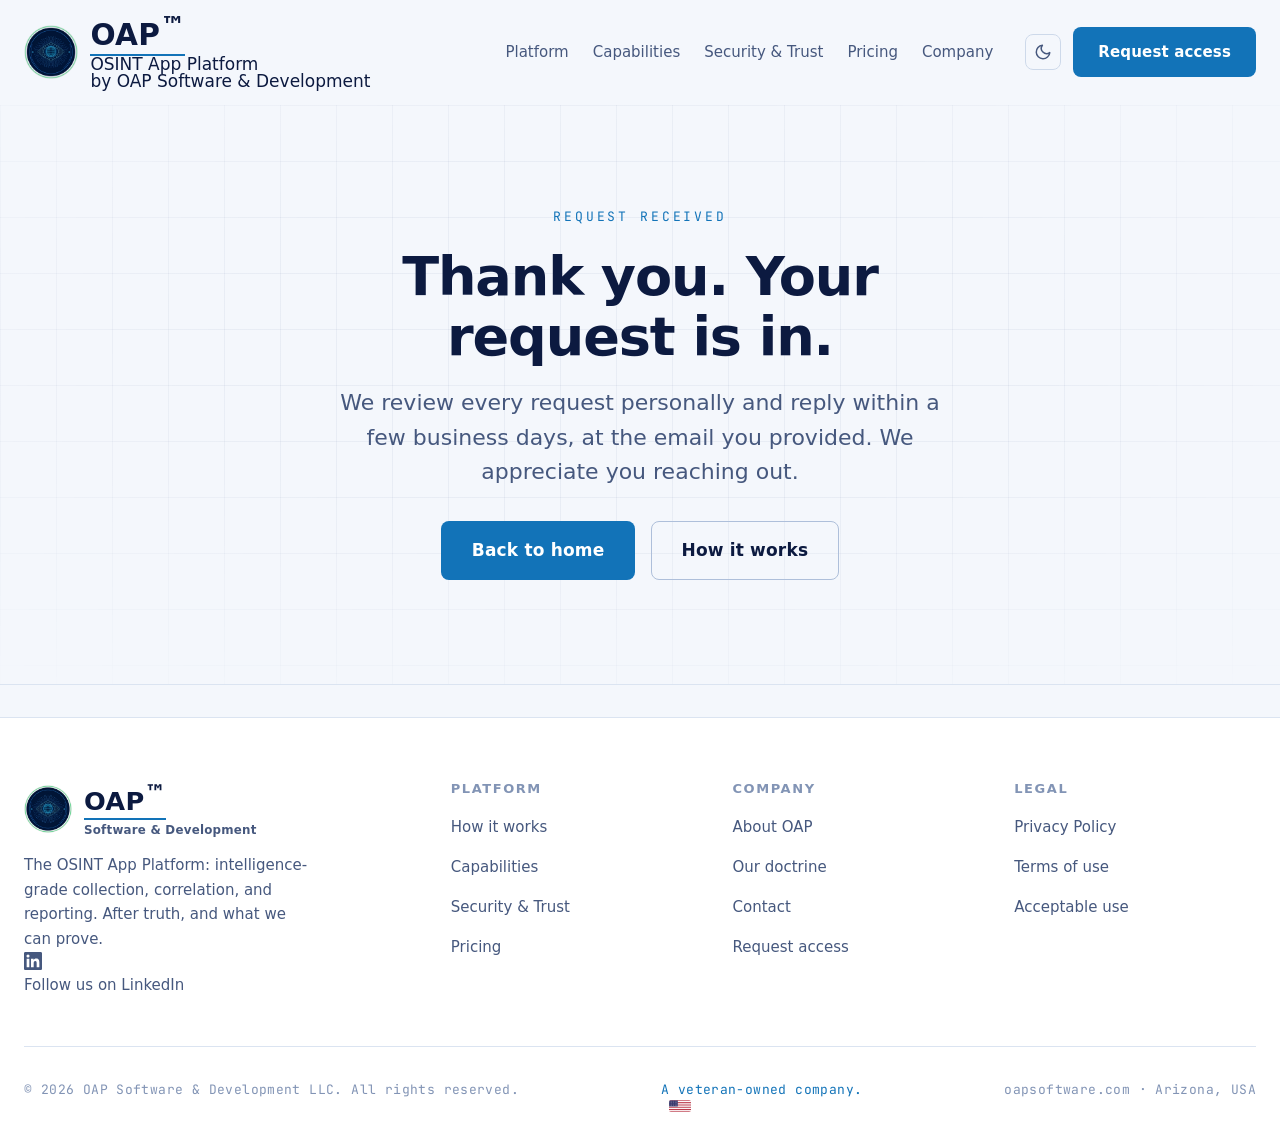
<file: thanks.html>
<!DOCTYPE html>
<html lang="en" data-theme="dark">
<head>
 <script>(function(){try{var s=window['local'+'Storage'];var t=s?s.getItem('oap.theme'):null;if(t!=='light'&&t!=='dark'){t=(window.matchMedia&&window.matchMedia('(prefers-color-scheme: light)').matches)?'light':'dark';}document.documentElement.setAttribute('data-theme',t);}catch(e){}})();</script>
  <meta charset="UTF-8" />
  <meta name="viewport" content="width=device-width, initial-scale=1.0" />
  <title>Thank You | OSINT App Platform by OAP</title>
  <link rel="canonical" href="https://oapsoftware.com/thanks.html" />
  <meta name="description" content="Your request has been received by OAP Software & Development." />
  <meta name="robots" content="noindex" />
  <link rel="preconnect" href="https://api.fontshare.com" />
  <link rel="preconnect" href="https://fonts.googleapis.com" />
  <link rel="preconnect" href="https://fonts.gstatic.com" crossorigin />
  <link href="https://api.fontshare.com/v2/css?f[]=cabinet-grotesk@500,700,800&f[]=satoshi@400,500,700&f[]=general-sans@500,600&display=swap" rel="stylesheet" />
  <link href="https://fonts.googleapis.com/css2?family=JetBrains+Mono:wght@400;500&display=swap" rel="stylesheet" />
  <meta property="og:image" content="assets/brand/oap-avatar.png" />
  <link rel="stylesheet" href="css/style.css" />
  <link rel="icon" href="favicon.ico" sizes="any" />
  <link rel="icon" type="image/png" sizes="32x32" href="assets/brand/favicon-32.png" />
  <link rel="icon" type="image/png" sizes="16x16" href="assets/brand/favicon-16.png" />
  <link rel="apple-touch-icon" sizes="180x180" href="assets/brand/favicon-180.png" />
</head>
<body>
  <header class="header">
 <div class="container">
 <nav class="nav" aria-label="Primary">
 <a href="index.html" class="nav__brand" aria-label="OAP Software and Development home">
 <img class="brand-emblem" src="assets/brand/oap-emblem-green.png" alt="OAP" width="120" height="120" />
 <span class="brand-wordmark">
 <span class="brand-name">OAP<sup class="brand-tm">™</sup></span>
 <span class="brand-desc">OSINT App Platform</span>
 <span class="brand-maker">by OAP Software &amp; Development</span>
 </span>
 </a>
 <div class="nav__links" id="nav-links">
 <a href="platform.html">Platform</a>
 <a href="capabilities.html">Capabilities</a>
 <a href="security.html">Security &amp; Trust</a>
 <a href="pricing.html">Pricing</a>
 <a href="company.html">Company</a>
 <a href="contact.html" class="btn btn--primary nav__cta-mobile" style="margin-top:1rem;">Request access</a>
 </div>
 <div class="nav__actions">
 <button class="theme-toggle" data-theme-toggle aria-label="Switch color theme"></button>
 <a href="contact.html" class="btn btn--primary nav__cta-desktop">Request access</a>
 <button class="nav__toggle" aria-label="Toggle menu" aria-expanded="false" aria-controls="nav-links">
 <svg width="20" height="20" viewBox="0 0 24 24" fill="none" stroke="currentColor" stroke-width="2"><line x1="3" y1="6" x2="21" y2="6"/><line x1="3" y1="12" x2="21" y2="12"/><line x1="3" y1="18" x2="21" y2="18"/></svg>
 </button>
 </div>
 </nav>
 </div>
 </header>
  <main>
    <section class="page-hero grid-bg">
      <div class="container" style="text-align:center; max-width:60ch; margin-inline:auto;">
        <span class="eyebrow" style="justify-content:center;">Request received</span>
        <h1>Thank you. Your request is in.</h1>
        <p>We review every request personally and reply within a few business days, at the email you provided. We appreciate you reaching out.</p>
        <div class="hero__actions" style="justify-content:center; margin-top:var(--space-8);">
          <a href="index.html" class="btn btn--primary btn--lg">Back to home</a>
          <a href="platform.html" class="btn btn--ghost btn--lg">How it works</a>
        </div>
      </div>
    </section>
  </main>
  <footer class="footer">
 <div class="container">
 <div class="footer__grid">
 <div class="footer__brand">
 <a href="index.html" class="nav__brand">
 <img class="brand-emblem" src="assets/brand/oap-emblem-green.png" alt="OAP" width="120" height="120" />
 <span class="brand-wordmark">
 <span class="brand-name">OAP<sup class="brand-tm">&trade;</sup></span>
 <span class="brand-tag">Software &amp; Development</span>
 </span>
 </a>
 <p>The OSINT App Platform: intelligence-grade collection, correlation, and reporting. After truth, and what we can prove.</p>
 <a class="footer__social" href="https://www.linkedin.com/company/oapsoftware/" target="_blank" rel="noopener" aria-label="Follow OAP Software & Development on LinkedIn"><svg width="18" height="18" viewBox="0 0 24 24" fill="currentColor" aria-hidden="true"><path d="M20.45 20.45h-3.56v-5.57c0-1.33-.02-3.04-1.85-3.04-1.85 0-2.13 1.45-2.13 2.94v5.67H9.35V9h3.42v1.56h.05c.48-.9 1.64-1.85 3.37-1.85 3.6 0 4.27 2.37 4.27 5.45v6.29zM5.34 7.43a2.06 2.06 0 1 1 0-4.13 2.06 2.06 0 0 1 0 4.13zM7.12 20.45H3.55V9h3.57v11.45zM22.22 0H1.77C.79 0 0 .77 0 1.73v20.54C0 23.23.79 24 1.77 24h20.45c.98 0 1.78-.77 1.78-1.73V1.73C24 .77 23.2 0 22.22 0z"/></svg><span>Follow us on LinkedIn</span></a>
 </div>
 <div><h4>Platform</h4><ul role="list"><li><a href="platform.html">How it works</a></li><li><a href="capabilities.html">Capabilities</a></li><li><a href="security.html">Security &amp; Trust</a></li><li><a href="pricing.html">Pricing</a></li></ul></div>
 <div><h4>Company</h4><ul role="list"><li><a href="company.html">About OAP</a></li><li><a href="company.html#doctrine">Our doctrine</a></li><li><a href="contact.html">Contact</a></li><li><a href="contact.html">Request access</a></li></ul></div>
 <div><h4>Legal</h4><ul role="list"><li><a href="privacy.html">Privacy Policy</a></li><li><a href="terms.html">Terms of use</a></li><li><a href="legal.html#acceptable-use">Acceptable use</a></li></ul></div>
 </div>
 <div class="footer__bottom">
 <span>© 2026 OAP Software &amp; Development LLC. All rights reserved.</span>
 <span style="color:var(--color-primary); white-space:nowrap;">A veteran-owned company.<svg class="flag-us" viewBox="0 0 190 100" width="22" height="12" role="img" aria-label="United States flag" style="vertical-align:middle; margin-left:0.5rem; border-radius:2px; box-shadow:0 0 0 1px rgba(255,255,255,0.18);"><defs><clipPath id="flagRound"><rect width="190" height="100" rx="3"/></clipPath></defs><g clip-path="url(#flagRound)"><rect x="0" y="0.000" width="190" height="7.692" fill="#B22234"/><rect x="0" y="7.692" width="190" height="7.692" fill="#FFFFFF"/><rect x="0" y="15.385" width="190" height="7.692" fill="#B22234"/><rect x="0" y="23.077" width="190" height="7.692" fill="#FFFFFF"/><rect x="0" y="30.769" width="190" height="7.692" fill="#B22234"/><rect x="0" y="38.462" width="190" height="7.692" fill="#FFFFFF"/><rect x="0" y="46.154" width="190" height="7.692" fill="#B22234"/><rect x="0" y="53.846" width="190" height="7.692" fill="#FFFFFF"/><rect x="0" y="61.538" width="190" height="7.692" fill="#B22234"/><rect x="0" y="69.231" width="190" height="7.692" fill="#FFFFFF"/><rect x="0" y="76.923" width="190" height="7.692" fill="#B22234"/><rect x="0" y="84.615" width="190" height="7.692" fill="#FFFFFF"/><rect x="0" y="92.308" width="190" height="7.692" fill="#B22234"/><rect x="0" y="0" width="76" height="53.846" fill="#3C3B6E"/><circle cx="8.0" cy="7.0" r="2.2" fill="#FFFFFF"/><circle cx="23.0" cy="7.0" r="2.2" fill="#FFFFFF"/><circle cx="38.0" cy="7.0" r="2.2" fill="#FFFFFF"/><circle cx="53.0" cy="7.0" r="2.2" fill="#FFFFFF"/><circle cx="68.0" cy="7.0" r="2.2" fill="#FFFFFF"/><circle cx="8.0" cy="19.5" r="2.2" fill="#FFFFFF"/><circle cx="23.0" cy="19.5" r="2.2" fill="#FFFFFF"/><circle cx="38.0" cy="19.5" r="2.2" fill="#FFFFFF"/><circle cx="53.0" cy="19.5" r="2.2" fill="#FFFFFF"/><circle cx="68.0" cy="19.5" r="2.2" fill="#FFFFFF"/><circle cx="8.0" cy="32.0" r="2.2" fill="#FFFFFF"/><circle cx="23.0" cy="32.0" r="2.2" fill="#FFFFFF"/><circle cx="38.0" cy="32.0" r="2.2" fill="#FFFFFF"/><circle cx="53.0" cy="32.0" r="2.2" fill="#FFFFFF"/><circle cx="68.0" cy="32.0" r="2.2" fill="#FFFFFF"/><circle cx="8.0" cy="44.5" r="2.2" fill="#FFFFFF"/><circle cx="23.0" cy="44.5" r="2.2" fill="#FFFFFF"/><circle cx="38.0" cy="44.5" r="2.2" fill="#FFFFFF"/><circle cx="53.0" cy="44.5" r="2.2" fill="#FFFFFF"/><circle cx="68.0" cy="44.5" r="2.2" fill="#FFFFFF"/></g></svg></span>
 <span>oapsoftware.com · Arizona, USA</span>
 </div>
 </div>
 </footer>
  <script src="js/storage-shim.js"></script>
  <script src="js/main.js"></script>
</body>
</html>
</file>
<file: css/style.css>
/* ============================================================
   OAP Software & Development LLC — Design System
   Intelligence-grade: deep navy #0C1A40, cyan accent #5AC8FF
   ============================================================ */

/* ---------- Type scale ---------- */
:root {
  --text-xs: clamp(0.75rem, 0.7rem + 0.25vw, 0.8125rem);
  --text-sm: clamp(0.875rem, 0.82rem + 0.25vw, 0.9375rem);
  --text-base: clamp(1rem, 0.96rem + 0.2vw, 1.0625rem);
  --text-lg: clamp(1.125rem, 1rem + 0.6vw, 1.375rem);
  --text-xl: clamp(1.5rem, 1.2rem + 1.25vw, 2.25rem);
  --text-2xl: clamp(2rem, 1.3rem + 2.6vw, 3.5rem);
  --text-3xl: clamp(2.5rem, 1.2rem + 4vw, 4.75rem);

  /* Spacing */
  --space-1: 0.25rem; --space-2: 0.5rem; --space-3: 0.75rem;
  --space-4: 1rem; --space-5: 1.25rem; --space-6: 1.5rem;
  --space-8: 2rem; --space-10: 2.5rem; --space-12: 3rem;
  --space-16: 4rem; --space-20: 5rem; --space-24: 6rem; --space-32: 8rem;

  --radius-sm: 0.375rem; --radius-md: 0.5rem; --radius-lg: 0.75rem;
  --radius-xl: 1rem; --radius-full: 9999px;

  --transition-interactive: 200ms cubic-bezier(0.16, 1, 0.3, 1);

  --content-narrow: 680px;
  --content-default: 1040px;
  --content-wide: 1280px;

  --font-display: 'Cabinet Grotesk', 'General Sans', system-ui, sans-serif;
  --font-body: 'Satoshi', 'Inter', system-ui, sans-serif;
  --font-mono: 'JetBrains Mono', ui-monospace, monospace;
}

/* ---------- Dark (default for an intelligence product) ---------- */
/* OAP brand: accent #5AC8FF (electric cyan), deep navy #0C1A40 */
:root,
[data-theme='dark'] {
  --color-bg: #0a142e;
  --color-surface: #0c1a40;
  --color-surface-2: #102350;
  --color-surface-offset: #14285c;
  --color-divider: #1c3266;
  --color-border: #243d72;
  --color-border-strong: #34518f;

  --color-text: #eaf1fb;
  --color-text-muted: #9db0d0;
  --color-text-faint: #607299;
  --color-text-inverse: #0a142e;

  --color-primary: #5ac8ff;          /* electric cyan (brand) */
  --color-primary-hover: #84d8ff;
  --color-primary-active: #36a8e6;
  --color-primary-soft: rgba(90, 200, 255, 0.13);
  --color-primary-border: rgba(90, 200, 255, 0.38);

  --color-accent-2: #4a9eff;         /* signal blue, data-viz */
  --color-success: #4ade80;
  --color-warning: #f5a623;

  --shadow-sm: 0 1px 2px rgba(0,0,0,0.45);
  --shadow-md: 0 8px 24px rgba(2,8,24,0.5);
  --shadow-lg: 0 24px 60px rgba(2,8,24,0.6);
  --shadow-glow: 0 0 0 1px var(--color-primary-border), 0 0 40px rgba(90,200,255,0.14);

  --grid-line: rgba(120, 160, 220, 0.06);
}

/* ---------- Light mode ---------- */
/* On light surfaces the bright cyan is reserved for fills/glows; a deeper
   ocean-blue primary carries text/links so contrast stays accessible (AA). */
[data-theme='light'] {
  --color-bg: #f4f7fc;
  --color-surface: #ffffff;
  --color-surface-2: #eef3fa;
  --color-surface-offset: #e7eef8;
  --color-divider: #dbe4f1;
  --color-border: #cdd9ea;
  --color-border-strong: #aebfda;

  --color-text: #0c1a40;
  --color-text-muted: #46587e;
  --color-text-faint: #8294b5;
  --color-text-inverse: #ffffff;

  --color-primary: #1273b8;          /* accessible deep cyan-blue for text/CTA */
  --color-primary-hover: #0e5e98;
  --color-primary-active: #0b4d7e;
  --color-primary-soft: rgba(90, 200, 255, 0.14);
  --color-primary-border: rgba(18, 115, 184, 0.30);

  --color-accent-2: #1f6fd6;
  --color-success: #1f9d54;
  --color-warning: #c47710;

  --shadow-sm: 0 1px 2px rgba(12,26,64,0.06);
  --shadow-md: 0 8px 24px rgba(12,26,64,0.10);
  --shadow-lg: 0 24px 60px rgba(12,26,64,0.14);
  --shadow-glow: 0 0 0 1px var(--color-primary-border), 0 0 30px rgba(90,200,255,0.18);

  --grid-line: rgba(20, 50, 110, 0.05);
}

/* ============================================================
   Base
   ============================================================ */
*, *::before, *::after { box-sizing: border-box; margin: 0; padding: 0; }

html {
  -webkit-font-smoothing: antialiased;
  -moz-osx-font-smoothing: grayscale;
  text-rendering: optimizeLegibility;
  scroll-behavior: smooth;
  scroll-padding-top: 7.5rem;
}

body {
  min-height: 100dvh;
  line-height: 1.65;
  font-family: var(--font-body);
  font-size: var(--text-base);
  color: var(--color-text);
  background-color: var(--color-bg);
  overflow-x: hidden;
}

img, picture, video, svg { display: block; max-width: 100%; height: auto; }
ul[role='list'], ol[role='list'] { list-style: none; }
input, button, textarea, select { font: inherit; color: inherit; }

h1, h2, h3, h4, h5, h6 {
  font-family: var(--font-display);
  text-wrap: balance;
  line-height: 1.1;
  letter-spacing: -0.02em;
  font-weight: 700;
}
p { text-wrap: pretty; }

a { color: inherit; text-decoration: none; }

::selection { background: var(--color-primary-soft); color: var(--color-primary-hover); }

:focus-visible {
  outline: 2px solid var(--color-primary);
  outline-offset: 3px;
  border-radius: var(--radius-sm);
}

button { cursor: pointer; background: none; border: none; }
table { border-collapse: collapse; width: 100%; }

a, button, [role='button'], input, textarea, select {
  transition: color var(--transition-interactive),
              background var(--transition-interactive),
              border-color var(--transition-interactive),
              box-shadow var(--transition-interactive),
              transform var(--transition-interactive);
}

@media (prefers-reduced-motion: reduce) {
  *, *::before, *::after {
    animation-duration: 0.01ms !important;
    transition-duration: 0.01ms !important;
    scroll-behavior: auto !important;
  }
}

.sr-only {
  position: absolute; width: 1px; height: 1px; padding: 0; margin: -1px;
  overflow: hidden; clip: rect(0,0,0,0); white-space: nowrap; border-width: 0;
}

/* ============================================================
   Layout primitives
   ============================================================ */
.container { width: 100%; max-width: var(--content-wide); margin-inline: auto; padding-inline: var(--space-6); }
.container--default { max-width: var(--content-default); }
.container--narrow { max-width: var(--content-narrow); }

.section { padding-block: clamp(var(--space-16), 9vw, var(--space-32)); position: relative; }
.section--tight { padding-block: clamp(var(--space-12), 6vw, var(--space-20)); }

.eyebrow {
  font-family: var(--font-mono);
  font-size: var(--text-xs);
  letter-spacing: 0.22em;
  text-transform: uppercase;
  color: var(--color-primary);
  display: inline-flex;
  align-items: center;
  gap: var(--space-2);
  margin-bottom: var(--space-5);
}

.section-title { font-size: var(--text-xl); margin-bottom: var(--space-5); max-width: 22ch; }
.section-lead { font-size: var(--text-lg); color: var(--color-text-muted); max-width: 60ch; font-family: var(--font-body); font-weight: 400; line-height: 1.55; }

.lead { font-size: var(--text-lg); color: var(--color-text-muted); line-height: 1.6; }
.muted { color: var(--color-text-muted); }

/* ---------- Buttons ---------- */
.btn {
  display: inline-flex; align-items: center; justify-content: center; gap: var(--space-2);
  font-family: var(--font-body); font-size: var(--text-sm); font-weight: 600;
  padding: 0.75rem 1.5rem; border-radius: var(--radius-md);
  border: 1px solid transparent; white-space: nowrap; letter-spacing: 0.01em;
}
.btn svg { width: 1.05em; height: 1.05em; }
.btn--primary { background: var(--color-primary); color: var(--color-text-inverse); }
.btn--primary:hover { background: var(--color-primary-hover); transform: translateY(-1px); box-shadow: 0 6px 20px rgba(47,212,200,0.25); }
.btn--ghost { background: transparent; color: var(--color-text); border-color: var(--color-border-strong); }
.btn--ghost:hover { border-color: var(--color-primary); color: var(--color-primary); }
.btn--lg { padding: 0.9rem 1.85rem; font-size: var(--text-base); }

/* ---------- Tags / chips ---------- */
.chip {
  display: inline-flex; align-items: center; gap: var(--space-2);
  font-family: var(--font-mono); font-size: var(--text-xs); letter-spacing: 0.04em;
  padding: 0.3rem 0.7rem; border-radius: var(--radius-full);
  background: var(--color-primary-soft); color: var(--color-primary);
  border: 1px solid var(--color-primary-border);
}

/* ============================================================
   Header / Nav
   ============================================================ */
.header {
  position: sticky; top: 0; z-index: 100;
  background: color-mix(in srgb, var(--color-bg) 82%, transparent);
  backdrop-filter: blur(14px); -webkit-backdrop-filter: blur(14px);
  border-bottom: 1px solid transparent;
  transition: border-color var(--transition-interactive), background var(--transition-interactive);
}
.header--scrolled { border-bottom-color: var(--color-divider); }
.nav { display: flex; align-items: center; gap: var(--space-8); height: 6.5rem; }
.nav__brand { display: inline-flex; align-items: center; gap: var(--space-3); }
/* Emblem-only mark (with subtle green ring) + live theme-aware wordmark */
.nav__brand .brand-emblem { height: 3.4rem; width: 3.4rem; display: block; flex-shrink: 0; }
.nav__brand .brand-wordmark { display: flex; flex-direction: column; line-height: 1; }
.nav__brand .brand-name {
  font-family: var(--font-display); font-weight: 800; font-size: 1.85rem; letter-spacing: 0.01em;
  color: var(--color-text); line-height: 1;
  padding-bottom: 0.28rem; border-bottom: 2px solid var(--color-primary); width: max-content;
}
.nav__brand .brand-tag {
  font-family: var(--font-body); font-weight: 600; font-size: 0.74rem; letter-spacing: 0.02em;
  color: var(--color-text-muted); margin-top: 0.3rem;
}
@media (max-width: 600px) {
  .nav__brand .brand-emblem { height: 2.8rem; width: 2.8rem; }
  .nav__brand .brand-name { font-size: 1.5rem; }
  .nav__brand .brand-tag { font-size: 0.68rem; }
}
.nav__links { display: flex; align-items: center; gap: var(--space-6); margin-left: auto; }
.nav__links a { font-size: var(--text-sm); color: var(--color-text-muted); font-weight: 500; }
.nav__links a:hover, .nav__links a.is-active { color: var(--color-text); }

/* Products dropdown */
.nav__dropdown { position: relative; }
.nav__dropdown-trigger { display: inline-flex; align-items: center; gap: 0.3rem; cursor: pointer; }
.nav__dropdown-trigger svg { transition: transform var(--transition, 0.2s ease); }
.nav__dropdown:hover .nav__dropdown-trigger svg, .nav__dropdown:focus-within .nav__dropdown-trigger svg { transform: rotate(180deg); }
.nav__menu {
  position: absolute; top: calc(100% + 0.6rem); left: -0.75rem; min-width: 20rem;
  background: var(--color-surface-2, var(--color-surface)); border: 1px solid var(--color-border);
  border-radius: var(--radius-lg); box-shadow: var(--shadow-lg, var(--shadow-md));
  padding: var(--space-2); display: grid; gap: 2px; opacity: 0; visibility: hidden;
  transform: translateY(-6px); transition: opacity 0.18s ease, transform 0.18s ease, visibility 0.18s; z-index: 60;
}
.nav__dropdown:hover .nav__menu, .nav__dropdown:focus-within .nav__menu { opacity: 1; visibility: visible; transform: translateY(0); }
.nav__menu a { display: block; padding: var(--space-3) var(--space-4); border-radius: var(--radius-md); }
.nav__menu a:hover { background: var(--color-primary-surface, rgba(90,200,255,0.08)); }
.nav__menu-title { display: block; font-size: var(--text-sm); font-weight: 600; color: var(--color-text); }
.nav__menu-desc { display: block; font-size: var(--text-xs); color: var(--color-text-muted); margin-top: 0.15rem; }
.nav__menu-all { font-size: var(--text-xs) !important; font-weight: 600; color: var(--color-primary) !important; border-top: 1px solid var(--color-divider); border-radius: 0 0 var(--radius-md) var(--radius-md); margin-top: 2px; }
.nav__actions { display: flex; align-items: center; gap: var(--space-3); }
.theme-toggle {
  width: 2.25rem; height: 2.25rem; display: inline-flex; align-items: center; justify-content: center;
  border-radius: var(--radius-md); border: 1px solid var(--color-border); color: var(--color-text-muted);
}
.theme-toggle:hover { color: var(--color-primary); border-color: var(--color-primary); }
.nav__toggle { display: none; width: 2.25rem; height: 2.25rem; align-items: center; justify-content: center; border-radius: var(--radius-md); border: 1px solid var(--color-border); color: var(--color-text); }
.nav__cta-mobile { display: none; } /* shown only inside mobile menu */

@media (max-width: 900px) {
  .nav__links { display: none; position: absolute; top: 6.5rem; left: 0; right: 0;
    flex-direction: column; align-items: flex-start; gap: 0; margin: 0;
    background: var(--color-surface); border-bottom: 1px solid var(--color-divider); padding: var(--space-4) var(--space-6); }
  .nav__links.is-open { display: flex; }
  .nav__links a { padding: var(--space-3) 0; width: 100%; border-bottom: 1px solid var(--color-divider); font-size: var(--text-base); }
  /* Dropdown flattens inline on mobile */
  .nav__dropdown { width: 100%; }
  .nav__dropdown-trigger svg { display: none; }
  .nav__menu { position: static; opacity: 1; visibility: visible; transform: none; box-shadow: none;
    background: transparent; border: 0; padding: 0 0 0 var(--space-4); min-width: 0; }
  .nav__menu a { padding: var(--space-2) 0; border-radius: 0; }
  .nav__menu-desc { display: none; }
  .nav__menu-all { border-top: 0; }
  .nav__toggle { display: inline-flex; }
  .nav__cta-desktop { display: none; }
  .nav__cta-mobile { display: inline-flex; }
}

/* ============================================================
   Hero
   ============================================================ */
.hero { position: relative; overflow: hidden; padding-block: clamp(var(--space-20), 12vw, var(--space-32)); }
.hero__bg { position: absolute; inset: 0; z-index: 0; }
.hero__bg img { width: 100%; height: 100%; object-fit: cover; opacity: 0.85; }
.hero__bg::after { content: ''; position: absolute; inset: 0;
  background: linear-gradient(100deg, var(--color-bg) 22%, color-mix(in srgb, var(--color-bg) 55%, transparent) 55%, transparent 100%); }
[data-theme='light'] .hero__bg img { opacity: 0.16; }
[data-theme='light'] .hero__bg::after { background: linear-gradient(100deg, var(--color-bg) 30%, color-mix(in srgb, var(--color-bg) 70%, transparent) 60%, transparent 100%); }
.hero__inner { position: relative; z-index: 1; max-width: 760px; }
.hero h1 { font-size: var(--text-3xl); margin-bottom: var(--space-6); }
.hero h1 .accent { color: var(--color-primary); }
.hero__lead { font-size: var(--text-lg); color: var(--color-text-muted); max-width: 56ch; margin-bottom: var(--space-8); line-height: 1.55; }
.hero__actions { display: flex; flex-wrap: wrap; gap: var(--space-4); margin-bottom: var(--space-10); }
.hero__meta { display: flex; flex-wrap: wrap; gap: var(--space-6); font-family: var(--font-mono); font-size: var(--text-xs); color: var(--color-text-faint); letter-spacing: 0.04em; }
.hero__meta span { display: inline-flex; align-items: center; gap: var(--space-2); }
.hero__meta span::before { content: ''; width: 6px; height: 6px; border-radius: 50%; background: var(--color-primary); }

/* ============================================================
   Grid background utility
   ============================================================ */
.grid-bg { position: relative; }
.grid-bg::before {
  content: ''; position: absolute; inset: 0; z-index: 0; pointer-events: none;
  background-image: linear-gradient(var(--grid-line) 1px, transparent 1px),
                    linear-gradient(90deg, var(--grid-line) 1px, transparent 1px);
  background-size: 56px 56px;
  mask-image: radial-gradient(ellipse 80% 80% at 50% 40%, #000 40%, transparent 100%);
}
.grid-bg > * { position: relative; z-index: 1; }

/* ============================================================
   Cards
   ============================================================ */
.card {
  background: var(--color-surface); border: 1px solid var(--color-border);
  border-radius: var(--radius-lg); padding: var(--space-8);
  transition: border-color var(--transition-interactive), transform var(--transition-interactive), box-shadow var(--transition-interactive);
}
.card:hover { border-color: var(--color-border-strong); transform: translateY(-3px); box-shadow: var(--shadow-md); }
.card__icon {
  width: 2.75rem; height: 2.75rem; display: inline-flex; align-items: center; justify-content: center;
  border-radius: var(--radius-md); background: var(--color-primary-soft); color: var(--color-primary);
  border: 1px solid var(--color-primary-border); margin-bottom: var(--space-5);
}
.card__icon svg { width: 1.4rem; height: 1.4rem; }
.card h3 { font-size: var(--text-lg); margin-bottom: var(--space-3); }
.card p { color: var(--color-text-muted); font-size: var(--text-sm); line-height: 1.6; }

.grid { display: grid; gap: var(--space-6); }
.grid--2 { grid-template-columns: repeat(2, 1fr); }
.grid--3 { grid-template-columns: repeat(3, 1fr); }
.grid--4 { grid-template-columns: repeat(4, 1fr); }
@media (max-width: 980px) { .grid--3, .grid--4 { grid-template-columns: repeat(2, 1fr); } }
@media (max-width: 640px) { .grid--2, .grid--3, .grid--4 { grid-template-columns: 1fr; } }

/* ---------- Split feature ---------- */
.split { display: grid; grid-template-columns: 1fr 1fr; gap: clamp(var(--space-8), 6vw, var(--space-20)); align-items: center; }
.split--reverse .split__media { order: -1; }
@media (max-width: 860px) { .split { grid-template-columns: 1fr; } .split--reverse .split__media { order: 0; } }
.split__media img { border-radius: var(--radius-lg); border: 1px solid var(--color-border); width: 100%; }

/* ---------- Stats ---------- */
.stats { display: grid; grid-template-columns: repeat(4, 1fr); gap: var(--space-6); }
@media (max-width: 760px) { .stats { grid-template-columns: repeat(2, 1fr); } }
.stat { padding: var(--space-6) 0; border-top: 1px solid var(--color-border); }
.stat__num { font-family: var(--font-display); font-size: var(--text-xl); font-weight: 700; color: var(--color-primary); line-height: 1; margin-bottom: var(--space-2); }
.stat__label { font-size: var(--text-sm); color: var(--color-text-muted); }

/* ---------- Pipeline / steps ---------- */
.pipeline { display: grid; gap: var(--space-5); counter-reset: step; }
.step {
  display: grid; grid-template-columns: auto 1fr; gap: var(--space-6); align-items: start;
  padding: var(--space-6) var(--space-8); background: var(--color-surface);
  border: 1px solid var(--color-border); border-radius: var(--radius-lg); position: relative;
}
.step__num {
  font-family: var(--font-mono); font-size: var(--text-sm); font-weight: 600;
  width: 2.5rem; height: 2.5rem; display: inline-flex; align-items: center; justify-content: center;
  border-radius: var(--radius-md); background: var(--color-primary-soft); color: var(--color-primary);
  border: 1px solid var(--color-primary-border);
}
.step h3 { font-size: var(--text-lg); margin-bottom: var(--space-2); }
.step p { color: var(--color-text-muted); font-size: var(--text-sm); }
.step__tag { font-family: var(--font-mono); font-size: var(--text-xs); color: var(--color-text-faint); letter-spacing: 0.06em; text-transform: uppercase; margin-top: var(--space-3); display: block; }

/* ---------- Principle list ---------- */
.principle { display: grid; grid-template-columns: auto 1fr; gap: var(--space-5); padding-block: var(--space-6); border-top: 1px solid var(--color-border); }
.principle__idx { font-family: var(--font-mono); color: var(--color-primary); font-size: var(--text-sm); padding-top: 0.2rem; }
.principle h3 { font-size: var(--text-lg); margin-bottom: var(--space-2); }
.principle p { color: var(--color-text-muted); font-size: var(--text-sm); }

/* ---------- Feature list (checks) ---------- */
.feature-list { display: grid; gap: var(--space-4); }
.feature-list li { display: grid; grid-template-columns: auto 1fr; gap: var(--space-3); align-items: start; font-size: var(--text-sm); color: var(--color-text-muted); }
.feature-list .ck { color: var(--color-primary); flex-shrink: 0; margin-top: 0.15rem; }
.feature-list strong { color: var(--color-text); font-weight: 600; }

/* ---------- Pricing ---------- */
.price-grid { display: grid; grid-template-columns: repeat(3, 1fr); gap: var(--space-6); align-items: stretch; }
@media (max-width: 960px) { .price-grid { grid-template-columns: 1fr; max-width: 480px; margin-inline: auto; } }
.price-card { display: flex; flex-direction: column; background: var(--color-surface); border: 1px solid var(--color-border); border-radius: var(--radius-lg); padding: var(--space-8); }
.price-card--featured { border-color: var(--color-primary); box-shadow: var(--shadow-glow); position: relative; }
.price-card--featured::before { content: 'Most popular'; position: absolute; top: -0.7rem; left: var(--space-8); font-family: var(--font-mono); font-size: var(--text-xs); letter-spacing: 0.08em; text-transform: uppercase; background: var(--color-primary); color: var(--color-text-inverse); padding: 0.2rem 0.7rem; border-radius: var(--radius-full); }
.price-card h3 { font-size: var(--text-lg); margin-bottom: var(--space-2); }
.price-card .price { font-family: var(--font-display); font-size: var(--text-2xl); font-weight: 700; line-height: 1; margin-block: var(--space-4) var(--space-1); }
.price-card .price span { font-size: var(--text-sm); color: var(--color-text-faint); font-family: var(--font-body); font-weight: 500; }
.price-card .price-desc { color: var(--color-text-muted); font-size: var(--text-sm); margin-bottom: var(--space-6); min-height: 2.6em; }
.price-card .feature-list { margin-bottom: var(--space-8); flex: 1; }
.price-card .btn { width: 100%; }

/* ============================================================
   CTA band
   ============================================================ */
.cta-band { position: relative; overflow: hidden; border-radius: var(--radius-xl); padding: clamp(var(--space-12), 6vw, var(--space-20)); text-align: center; border: 1px solid var(--color-primary-border); background:
    radial-gradient(120% 140% at 50% 0%, color-mix(in srgb, var(--color-primary) 14%, var(--color-surface)) 0%, var(--color-surface) 55%); }
/* subtle accent glow instead of an invisible faded photo */
.cta-band::after { content: ''; position: absolute; left: 50%; top: -40%; width: 60%; aspect-ratio: 1; transform: translateX(-50%);
  background: radial-gradient(circle, var(--color-primary-soft) 0%, transparent 70%); pointer-events: none; z-index: 0; }
.cta-band__bg { display: none; } /* legacy faded-image layer removed */
.cta-band > * { position: relative; z-index: 1; }
.cta-band .eyebrow { justify-content: center; }
.cta-band h2 { font-size: var(--text-2xl); margin-bottom: var(--space-4); }
.cta-band p { color: var(--color-text-muted); font-size: var(--text-lg); max-width: 52ch; margin: 0 auto var(--space-8); }
.cta-band .hero__actions { justify-content: center; margin-bottom: 0; }

/* ============================================================
   Footer
   ============================================================ */
.footer { border-top: 1px solid var(--color-divider); background: var(--color-surface); padding-block: var(--space-16) var(--space-8); margin-top: var(--space-8); }
.footer__grid { display: grid; grid-template-columns: 1.6fr repeat(3, 1fr); gap: var(--space-10); margin-bottom: var(--space-12); }
@media (max-width: 820px) { .footer__grid { grid-template-columns: 1fr 1fr; } }
@media (max-width: 520px) { .footer__grid { grid-template-columns: 1fr; } }
.footer__brand .nav__brand { margin-bottom: var(--space-4); }
.footer__brand .brand-emblem { height: 3rem; width: 3rem; }
.footer__brand .brand-name { font-size: 1.6rem; }
.footer__brand p { color: var(--color-text-muted); font-size: var(--text-sm); max-width: 34ch; }
.footer h4 { font-family: var(--font-body); font-size: var(--text-xs); letter-spacing: 0.12em; text-transform: uppercase; color: var(--color-text-faint); margin-bottom: var(--space-4); }
.footer ul { display: grid; gap: var(--space-3); }
.footer a { font-size: var(--text-sm); color: var(--color-text-muted); }
.footer a:hover { color: var(--color-primary); }
.footer__bottom { display: flex; flex-wrap: wrap; justify-content: space-between; gap: var(--space-4); padding-top: var(--space-8); border-top: 1px solid var(--color-divider); font-size: var(--text-xs); color: var(--color-text-faint); font-family: var(--font-mono); letter-spacing: 0.03em; }

/* ---------- Page hero (interior) ---------- */
.page-hero { padding-block: clamp(var(--space-16), 10vw, var(--space-24)) clamp(var(--space-10), 6vw, var(--space-16)); border-bottom: 1px solid var(--color-divider); position: relative; }
.page-hero h1 { font-size: var(--text-2xl); margin-bottom: var(--space-5); max-width: 18ch; }
.page-hero p { font-size: var(--text-lg); color: var(--color-text-muted); max-width: 56ch; line-height: 1.55; }

/* ---------- Prose ---------- */
.prose p { color: var(--color-text-muted); margin-bottom: var(--space-5); max-width: 68ch; }
.prose h2 { font-size: var(--text-xl); margin-block: var(--space-12) var(--space-5); }
.prose h3 { font-size: var(--text-lg); margin-block: var(--space-8) var(--space-3); }
.prose strong { color: var(--color-text); }

/* ---------- Callout ---------- */
.callout { border-left: 3px solid var(--color-primary); background: var(--color-primary-soft); padding: var(--space-6) var(--space-8); border-radius: var(--radius-md); }
.callout p { color: var(--color-text); margin: 0; }

/* ---------- Reveal animation ---------- */
.reveal { opacity: 0; transform: translateY(20px); transition: opacity 0.7s cubic-bezier(0.16,1,0.3,1), transform 0.7s cubic-bezier(0.16,1,0.3,1); }
.reveal.is-visible { opacity: 1; transform: none; }

/* ---------- Form ---------- */
.form-grid { display: grid; gap: var(--space-5); }
.field { display: grid; gap: var(--space-2); }
.field label { font-size: var(--text-sm); font-weight: 600; }
.field input, .field textarea, .field select {
  background: var(--color-bg); border: 1px solid var(--color-border); border-radius: var(--radius-md);
  padding: 0.7rem 0.9rem; font-size: var(--text-sm); color: var(--color-text);
}
.field input:focus, .field textarea:focus, .field select:focus { outline: none; border-color: var(--color-primary); box-shadow: 0 0 0 3px var(--color-primary-soft); }
.field--row { display: grid; grid-template-columns: 1fr 1fr; gap: var(--space-5); }
@media (max-width: 560px) { .field--row { grid-template-columns: 1fr; } }

/* ============================================================
   Business Command Center (BCC) page
   ============================================================ */
/* BCC hero uses a dashboard image; keep the left-side text legible */
.hero--bcc .hero__bg img { opacity: 0.9; }
.hero--bcc .hero__bg::after { content: ''; position: absolute; inset: 0;
  background: linear-gradient(100deg, var(--color-bg) 30%, color-mix(in srgb, var(--color-bg) 62%, transparent) 60%, transparent 100%); }
[data-theme="light"] .hero--bcc .hero__bg img { opacity: 0.5; }

/* Four command-center grid */
.cc-grid { display: grid; grid-template-columns: repeat(2, 1fr); gap: var(--space-8); }
@media (max-width: 860px) { .cc-grid { grid-template-columns: 1fr; } }
.cc { background: var(--color-surface); border: 1px solid var(--color-border); border-radius: var(--radius-lg);
  padding: var(--space-6); display: flex; flex-direction: column; gap: var(--space-4);
  transition: border-color 0.2s ease, transform 0.2s ease, box-shadow 0.2s ease; }
.cc:hover { border-color: var(--color-border-strong); transform: translateY(-3px); box-shadow: var(--shadow-md); }
.cc__head { display: flex; align-items: center; gap: var(--space-3); }
.cc__head h3 { font-size: var(--text-lg); margin: 0; }
.cc__head .card__icon { margin: 0; flex-shrink: 0; }
.cc p { color: var(--color-text-muted); font-size: var(--text-sm); line-height: 1.6; margin: 0; }
.cc img { width: 100%; border-radius: var(--radius-md); border: 1px solid var(--color-border); margin-top: auto; }

/* Veteran-owned line with US flag */
.vet-line { display: inline-flex; align-items: center; gap: 0.5rem; }
.us-flag { width: 24px; height: 13px; border-radius: 2px; flex-shrink: 0;
  box-shadow: 0 0 0 1px var(--color-border); display: inline-block; vertical-align: middle; }

/* Split hero: OSINT network (left) merging into BCC dashboard (right) */
.hero--split .hero__bg img { opacity: 0.55; object-position: center; }
[data-theme='light'] .hero--split .hero__bg img { opacity: 0.22; }
/* Center-darkening overlay so intro + cards stay legible while the two
   product motifs read on the left and right edges. */
.hero--split .hero__bg::after {
  background:
    radial-gradient(ellipse 55% 75% at 50% 45%, color-mix(in srgb, var(--color-bg) 88%, transparent) 0%, color-mix(in srgb, var(--color-bg) 55%, transparent) 45%, transparent 80%),
    linear-gradient(to bottom, transparent 0%, var(--color-bg) 100%);
}
.hero--split .hero__intro { position: relative; z-index: 1; max-width: 62ch; margin: 0 auto var(--space-12); text-align: center; display: flex; flex-direction: column; align-items: center; }
.hero--split .hero__lead { margin-inline: auto; }

/* Homepage hero: two side-by-side product entry cards */
.hero-products { position: relative; z-index: 1; display: grid; grid-template-columns: 1fr 1fr; gap: clamp(var(--space-6), 6vw, var(--space-12)); margin: 0 auto; max-width: 64rem; }
.hero-product { background: color-mix(in srgb, var(--color-surface) 70%, transparent);
  border: 1px solid var(--color-border); border-radius: var(--radius-lg); padding: var(--space-6);
  display: flex; flex-direction: column; gap: var(--space-3); backdrop-filter: blur(6px); }
.hero-product__name { font-family: var(--font-display); font-size: var(--text-lg); font-weight: 700; letter-spacing: -0.01em; }
.hero-product__desc { color: var(--color-text-muted); font-size: var(--text-sm); line-height: 1.6; flex: 1; margin-bottom: var(--space-2); }
.hero-product .btn { align-self: flex-start; }
@media (max-width: 860px) { .hero-products { grid-template-columns: 1fr; } }

/* Platform screenshot gallery */
.shot { display: flex; flex-direction: column; gap: var(--space-3); }
.shot img { width: 100%; border-radius: var(--radius-lg); border: 1px solid var(--color-border); box-shadow: var(--shadow-md); display: block; }
.shot__cap { font-size: var(--text-sm); color: var(--color-text-muted); line-height: 1.5; }
.shot--feature { margin-bottom: var(--space-10); }
.shot-grid { display: grid; grid-template-columns: repeat(2, 1fr); gap: var(--space-8); }
@media (max-width: 760px) { .shot-grid { grid-template-columns: 1fr; } }
</file>
